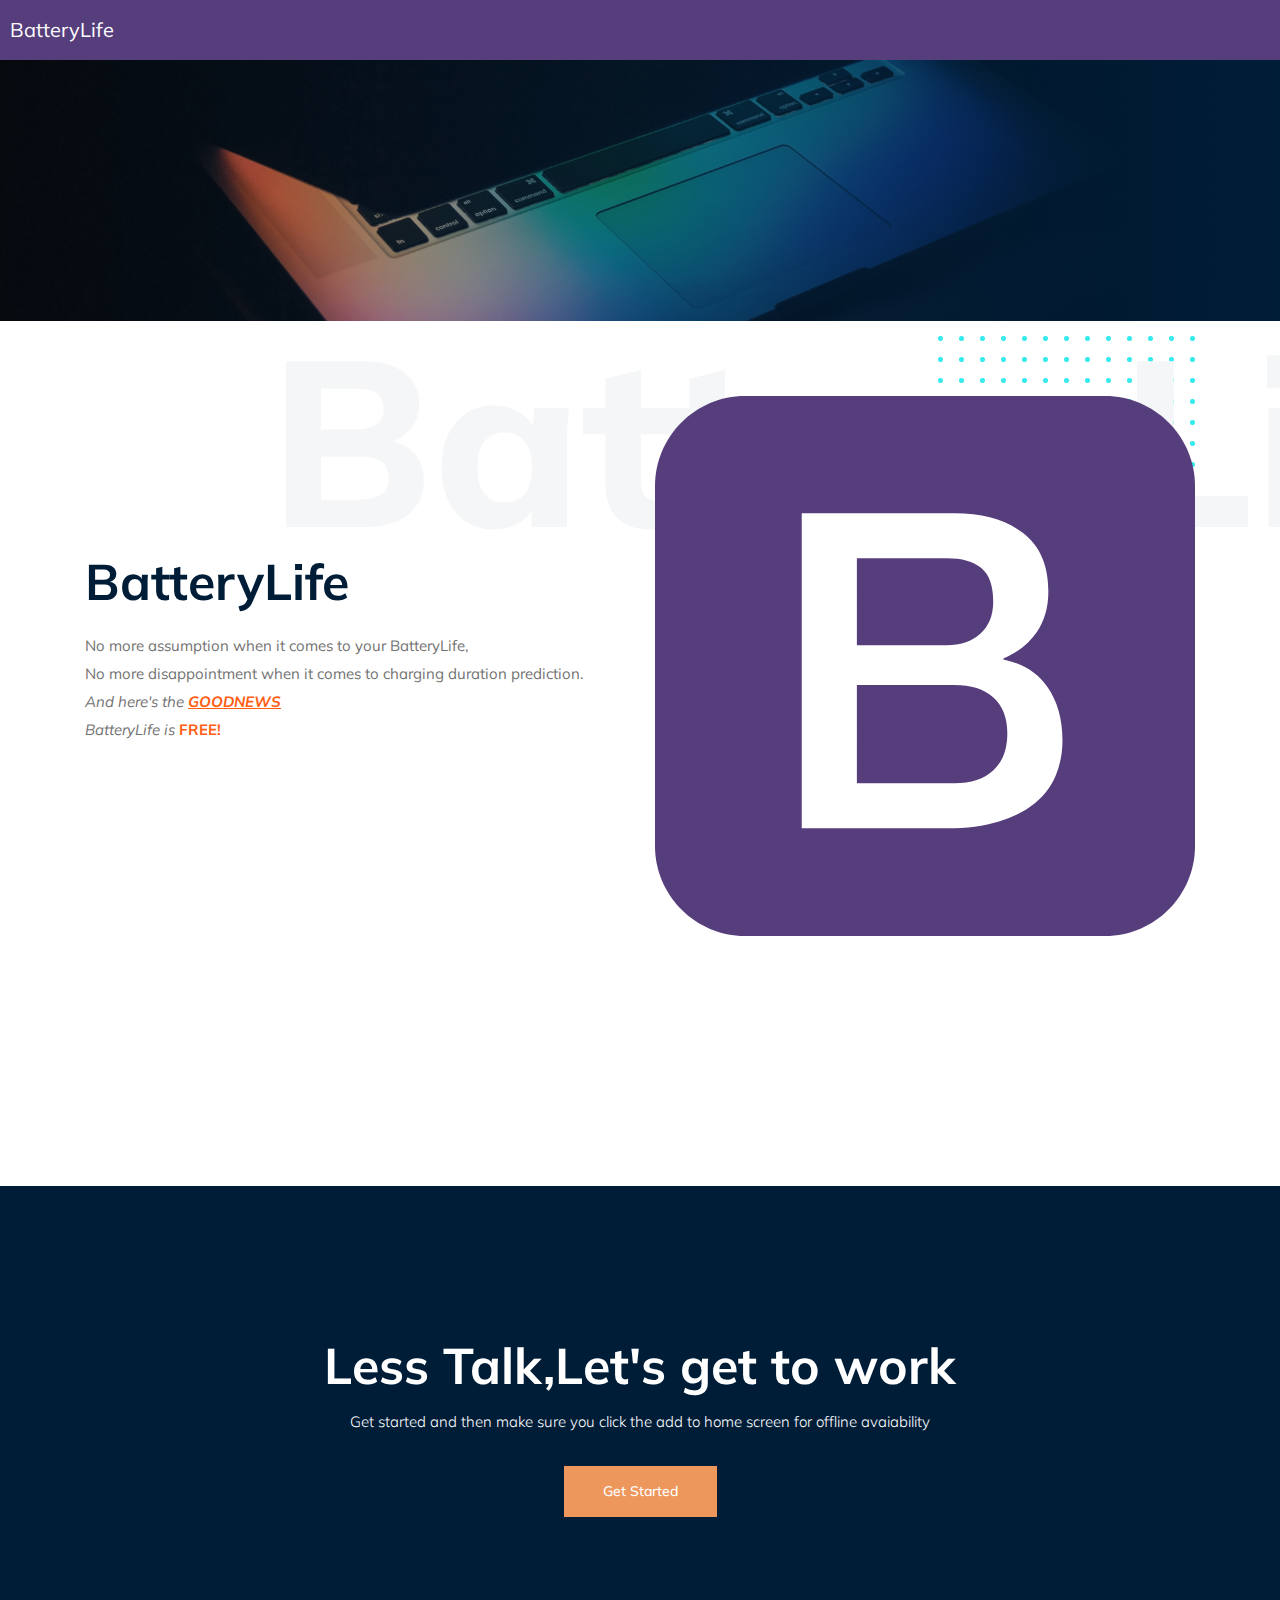
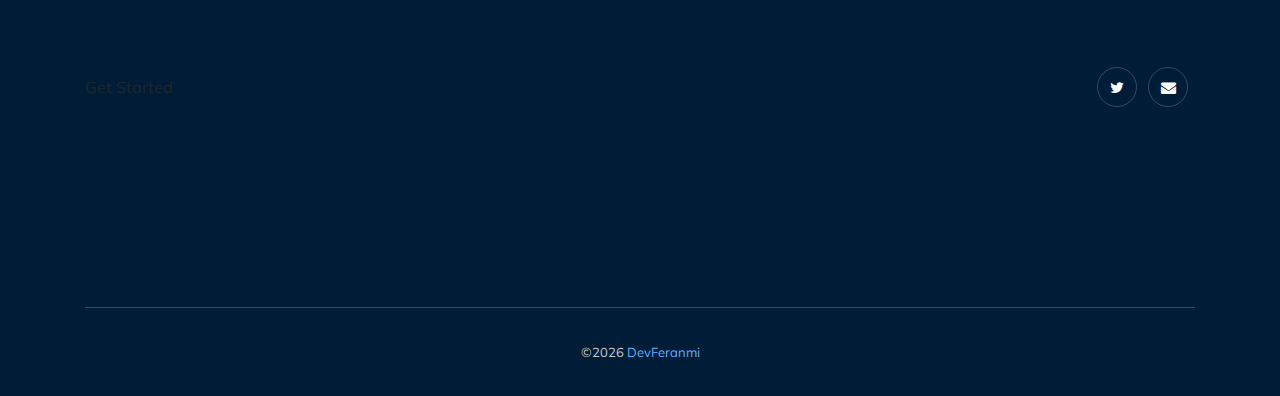
<file: index.html>
<!doctype html>
<html class="no-js" lang="zxx">

<head>
    <meta charset="utf-8">
    <meta http-equiv="x-ua-compatible" content="ie=edge">
    <title>BatteryLife</title>
    <meta name="description" content="BatteryLife App is the ultimate app for checking your batterylife">
    <meta name="viewport" content="width=device-width, initial-scale=1">

    <!-- <link rel="manifest" href="site.webmanifest"> -->
    <!-- Place favicon.ico in the root directory -->
    <link rel="favicon" href="img/logo.svg">
    <!-- CSS here -->
    <link rel="stylesheet" href="css/bootstrap.min.css">
    <link rel="stylesheet" href="css/owl.carousel.min.css">
    <link rel="stylesheet" href="css/magnific-popup.css">
    <link rel="stylesheet" href="css/font-awesome.min.css">
    <link rel="stylesheet" href="css/themify-icons.css">
    <link rel="stylesheet" href="css/nice-select.css">
    <link rel="stylesheet" href="css/flaticon.css">
    <link rel="stylesheet" href="css/gijgo.css">
    <link rel="stylesheet" href="css/animate.min.css">
    <link rel="stylesheet" href="css/slick.css">
    <link rel="stylesheet" href="css/slicknav.css">
    <link rel="stylesheet" href="css/style.css">
    <!-- <link rel="stylesheet" href="f2/css/all.css"> -->
</head>

<audio src="percent.mp3" autoplay="false" loop="true" id="charging" style="display:none"></audio>

<audio src="ba3low.mp3" autoplay="false" loop="true" id="percent" style="display:none"></audio>
<body>
<nav class=" navbar-expand-lg fixed-top text-white sticky-top sticky navbar-light " id="mylinks" style="background:#563d7c;padding: 10px;">
  <a class="navbar-brand text-white" href="#">
  BatteryLife
</a>
  
</nav>

    <div class="slider_area" id="opened">
        <div class=" d-flex align-items-center">
            <div class="shap_pattern d-none d-lg-block">

                <!-- <img src="img/about/grid.png" alt=""> -->
            </div>
            
            <div class="container">
        
                <button class="mybtn batterybtn" id="batterybtn">
                    <span id="batlevel"></span>
                    <i class="fa fa-battery"></i>
                   
                </button>

              <main>
                    <div class="home" id="home">
                        <div class="header" id="topic">
                           
                           Battery Overview 
                            <i class="fa fa-battery"></i>
                            
                        </div>
                       <div class="widgets">

                        <div class="widget">
                            BatteryLife Uptime 
                            <hr>
                    <span id="uptime"> <i class="fa fa-spinner fa-spin"></i></span>
                        </div>
                        <div class="widget">
                            Charge Count
                            <hr>
                            <span id="chargetime"><i class="fa fa-spinner fa-spin"></i></span>
                        </div>
                        <div class="widget">
                        Percentage Charge Changes (+)
                        <hr>
                        <span id="charges"> <i class="fa fa-spinner fa-spin"></i></span>
                        </div>

                       </div>
                       <hr>
                        <div class="widgets">

                        <div class="widget">
                        Last Charge
                            <hr>
                    <span id="lastcharge"> 
                    
                    </span>
                        </div>

                        <div class="widget">
                           Total Charge Duration
                        <hr>
                            
                            <span id="chargedur">
                            <i class="fa fa-spinner fa-spin"></i>
                            </span>
                        </div>
                        <div class="widget">
                       1% Percentage Charge Duration
                        <hr>
                        <span id="sectook">  
                          Not Yet Calculated
                        </span>
                        </div>

                       </div>
                    
                </div>
                    <div class="chargeinfo" id="chargeinfo">
                      <div class="header" id="topic">
                           
                           
                        
                            Charging Overview

                        </div>
                       <div class="widgets che">

                        <div class="widget che">
                            Charging Duration 
                            <hr>
                    <span id="plugdur"> <i class="fa fa-spinner fa-spin"></i></span>
                        </div>
                       <div class="widget che">
                      <span id="ctd"> Countdown to 4%</span>
                        <hr>
                        <span id="tonext">  
                          <i class="fa fa-spinner fa-spin"></i>
                        </span>
                        </div>
                        <div class="widget info che">
                          Info
                        <hr>
                            
                            <span id="plugged">

                             Percentage Plugged : <i class="fa fa-spinner fa-spin"></i>
                            </span>
                                
                             <span id="unplugged">
                            
                                Percent UnPlugged : <i class="fa fa-spinner fa-spin"></i>
                            </span>
                            
                            <span id="durt">
                            
                                Duration Taken : <i class="fa fa-spinner fa-spin"></i>
                            </span>
                        </div>
                        

                       </div>
                       <hr>
                        <div class="widgets che">
                       
                        
                         <div class="widget">
                            Percentage Charged (+)
                            <hr>
                            <span id="pcharged"><i class="fa fa-spinner fa-spin"></i></span>
                        </div>
                        

                       </div>
                     <div class="widgets">

                        <div class="widget" id="durtn">
                            Percentage Charge Durations
                            <hr>
                           
                                 <span id="plugdur"> <!-- <i class="fa fa-spinner fa-spin"></i> -->
                                   
                                  <table>
                                    <thead>
                                      <tr>
                                      <td>Percentage</td>
                                      <td>Charge Duration</td>
                                      <td>Discharge Duration</td>
                                    </tr>
                                    </thead>
                                    <tbody id="tbodyapp2">
                                    <tr>
                                      <td>1%</td>
                                      <td>34 seconds</td>
                                      <td>45 seconds</td>
                                    </tr>
                                    
                                    </tbody>
                                  </table>

                                 </span>
                        </div>
                                   
                        </div>
               
                 <div class="widgets">

                        <div class="widget" id="durtn">
                            Charges So Far
                            <hr>
                           
                                 <span id="plugdur"> <!-- <i class="fa fa-spinner fa-spin"></i> -->
                                   
                                  <table>
                                    <thead>
                                      <tr>
                                      <td>Plugged</td>
                                      <td>Unplugged</td>
                                      
                                    </tr>
                                    </thead>
                                    <tbody id="tbodyapp">
                                      
                                    <tr>
                                      <td>11:23am </td>
                                      <td>45 minutes </td>
                                      
                                    </tr>
                                    </tbody>
                                    
                                  </table>

                                 </span>
                        </div>
                                        
                        </div>
                </div>
                
                    </div>   
                    <div class="settingsinfo fade"></div>         

                    </main>

               <div class="navbar" id="navbarme">
                   <div class="batstr" id="batterybar"></div>
                    <ul id="linksup">
                        <li title="home" class="homebtn">
                            <i class="fa fa-home"></i>
                        </li>
                        <li title="charge info" class="chargebtn">
                            <i class="fa fa-battery"></i>
                        </li>
                        <li title="games section" class="settingsbtn">
                            <i class="fa fa-dot-circle"></i>
                        </li>
                    </ul>
               </div>
        </div>
       
    </div>
    <style>
      .nav-link{
        color:#ffffff !important;
      }
      table{

    width: 95%;
    margin: 10px;

      }
      thead{

    border-bottom: 1px solid #fff;

      }
      thead td{
        padding: 5px;
      }
      tbody td{
        padding: 3px;
    border-bottom: 1px solid #fff;

      }
      #durtn{
        width: 95% !important;
        height: auto !important;
      }
    .info span{
        font-size:10px !important;
        display:inline-block;
    }
    input[type=range] {
  -webkit-appearance: none;
  width: 100%;
  margin: 5.35px 0;
}
input[type=range]:focus {
  outline: none;
}
input[type=range]::-webkit-slider-runnable-track {
  width: 100%;
  height: 13.3px;
  cursor: pointer;
  box-shadow: 1.4px 1.4px 1.7px #563d7c, 0px 0px 1.4px #563d7c;
  background: #fff;
  border-radius: 25px;
  border: 2.3px solid #dbd58f;
}
input[type=range]::-webkit-slider-thumb {
  box-shadow: 4.1px 4.1px 7.2px #563d7c, 0px 0px 4.1px #62458d;
  border: 5px solid #ffffff;
  height: 24px;
  width: 22px;
  border-radius: 12px;
  background: #556633;
  cursor: pointer;
  -webkit-appearance: none;
  margin-top: -7.65px;
}
input[type=range]:focus::-webkit-slider-runnable-track {
  background: #ffbae6;
}
input[type=range]::-moz-range-track {
  width: 100%;
  height: 13.3px;
  cursor: pointer;
  box-shadow: 1.4px 1.4px 1.7px #ffb2df, 0px 0px 1.4px #ffccea;
  background: #ff91d8;
  border-radius: 25px;
  border: 2.3px solid #dbd58f;
}
input[type=range]::-moz-range-thumb {
  box-shadow: 4.1px 4.1px 7.2px #563d7c, 0px 0px 4.1px #62458d;
  border: 5px solid #ffffff;
  height: 24px;
  width: 22px;
  border-radius: 12px;
  background: #556633;
  cursor: pointer;
}
input[type=range]::-ms-track {
  width: 100%;
  height: 13.3px;
  cursor: pointer;
  background: transparent;
  border-color: transparent;
  color: transparent;
}
input[type=range]::-ms-fill-lower {
  background: #ff68ca;
  border: 2.3px solid #dbd58f;
  border-radius: 50px;
  box-shadow: 1.4px 1.4px 1.7px #ffb2df, 0px 0px 1.4px #ffccea;
}
input[type=range]::-ms-fill-upper {
  background: #ff91d8;
  border: 2.3px solid #dbd58f;
  border-radius: 50px;
  box-shadow: 1.4px 1.4px 1.7px #ffb2df, 0px 0px 1.4px #ffccea;
}
input[type=range]::-ms-thumb {
  box-shadow: 4.1px 4.1px 7.2px #563d7c, 0px 0px 4.1px #62458d;
  border: 5px solid #ffffff;
  height: 24px;
  width: 22px;
  border-radius: 12px;
  background: #556633;
  cursor: pointer;
  height: 13.3px;
}
input[type=range]:focus::-ms-fill-lower {
  background: #ff91d8;
}
input[type=range]:focus::-ms-fill-upper {
  background: #ffbae6;
}

    @media(min-width:450px){
        .widgets{
            display:flex;
            align-items:center;
            padding-left:8%;
            padding-top:30px;
        }
         .widgets .widget{
            margin-left:30px;
            font-size:16px;
            width:200px;
            box-shadow:2px 3px 2px 3px #563d7c;
            height:180px;
        }
        .widget span{
                font-size:13px;
            }
    }
    @media(max-width:450px){
        .home {
            padding-bottom:30px;
            overflow:scroll;
        }
        .widgets{
            display:inline-block;
        }
        .widgets .widget{
            margin:20px;
            width:300px;
            font-size:15px;
            box-shadow:1px 1px 1px 1px #563d7c;
            height:150px;
        }

        .widget span{
            font-size:13px;
        }
    }
    .widgets {
        
       /* float:right;*/
       /*overflow:scroll;*/
       margin-top:50px;
       align-items:center;
        
    }
    .widget:hover{
        color:#563d7c;
        background:#fff;
        box-shadow:2px 3px 2px 3px #fff;
        border:1px solid #fff;

    }
    .widget hr{
        color:#563daa;
        background:#fff;
    }
    .widgets .widget{
        color:#fff;
        transition:0.7s;
        background:#563d7c;
        
        border-radius:10px;
        padding:20px;
        

            }
            
        .header{
            background:#fff;
            color:#563d7c;
            border-bottom:1px solid #563d7c;
            /*width:200px;
            height:70px; */       
            padding:20px;
            overflow:hidden;
            position:absolute;
            top:0;
            height:30px;
            left:0;
            right:0;
            text-align:center;
            height:50px;

            box-shadow:3px 3px 3px 3px #563d7c;
            /*border-radius:20px;*/
         }
        #linksup{
            /* position:absolute;
            top:auto; */
        }
        .batstr{
            font-size: 10px;
            font-family: Arial, Helvetica, sans-serif;
            position: absolute;
            top: 0;
            height: 30%;
            WIDTH:0;
            background: #563d7c;
            text-align: center;
            color:#ffffff;
            transition:2s;
        }
        .batterybaro{
            animation-name: anim;
            animation-iteration-count: infinite;
            animation-duration: .5s;
            font-size: 10px;
            font-family: Arial, Helvetica, sans-serif;
            position: absolute;
            top: 0;
            height: 30%;
            WIDTH:0;
            background: #563d7c;
            text-align: center;
            color:#ffffff;
            transition:1s;
        }
        @keyframes anim{
            0%{
                background: #563d7c;   
            }
            50%{
                background: #563d5d;
            }
            100%{
                background: #563dad;
            }
        }
        .batterybtn{
            position:fixed;
            bottom:20%;
            right:10%;
            z-index: 200;

            background: #ffffff;
            border-radius:50%;
            height: 50px;
            width: 50px;
            font-size: 10px;
            overflow: hidden;
            color:#563d7c;
            padding: 5px;
            /* box-shadow: 2px 2px 2px #563d7c; */
            border:2px solid #563d7c;
            transition: 1s;
        }
        .batterybtn:hover{
            color:#ffffff !important;
            background: #563d7c;
        }
        .fade {
            animation-name: anim;
            animation-duration: 1s;
            
        }
        .home {

            background: #fff;
            position: absolute;
            top:0;
            bottom:0;
            left:0;
            right:0;
            color:#563d7c;
            
        }
        .navbar{
        position: fixed;
        bottom: 0;
        left:0;
        z-index:100;
        padding:0;
        right:0;
        background: #ffffff;
        color:#563d7c;
        height: 70px;
        /* border-top:1px dotted #563d7c; */
        box-shadow: 10px 10px 10px 10px #563d7c;
    }
    .navbar ul{
        display:flex;
        padding-top:10px;
        text-align: center;
        float:center;
        align-items: center;
        align-content: center;
    }
    .navbar ul li{
        cursor:pointer;
       

    }
    @media(min-width:450px){
        .navbar ul li{
            font-size:30px;
            margin-left: 250px;
        }
    }
    @media(max-width:450px){
        .navbar ul li{
            font-size:22px;
            margin-left: 50px;
        }
    }
    </style>
<aside id="demo-mode" style="display:none;">
      
    <div class="testimonial_area ">
        <div class="container">
            <div class="row">
                <div class="col-xl-12">
                    <div class="testmonial_active owl-carousel">
                        <div class="single_carousel">
                                <div class="single_testmonial text-center">
                                        <div class="quote">
                                            <img src="img/testmonial/quote.svg" alt="">
                                        </div>
                                        <p>
                                           Battery Statistics at a glance <br>
                                               Have you been curious about your battery life?</p>
                                        <div class="testmonial_author">
                                            <div class="thumb">
                                                    <img src="img/testmonial/thumb.png" alt="">
                                            </div>
                                            <h3><i class="fa fa-smile-beam"></i></h3>
                                            <span>
                                                BatteryLife helps monitor and keep records of charging time,charging duration,percentage charged,duration taken for each percentage to charge and discharge in comprehensive details and many other functions.

                                            </span>
                                        </div>
                                    </div>
                        </div>
                        <div class="single_carousel">
                                <div class="single_testmonial text-center">
                                        <div class="quote">
                                            <img src="img/testmonial/quote.svg" alt="">
                                        </div>
                                        <p>BatteryLife <br> 
                                               
                                        </p>
                                        <div class="testmonial_author">
                                            <div class="thumb">
                                                    <img src="img/testmonial/thumb.png" alt="">
                                            </div>
                                            <h3><i class="fa fa-battery"></i></h3>
                                            <span>  BatteryLife helps you analyze and predict your charging and duration accurately.</span>
                                        </div>
                                    </div>
                        </div>
                        <div class="single_carousel">
                                <div class="single_testmonial text-center">
                                        <div class="quote">
                                            <img src="img/testmonial/quote.svg" alt="">
                                        </div>
                                        <p>are you busy or sleeping but you want to know how your battery charged or discharged? <br> 
                                                </p>
                                        <div class="testmonial_author">
                                            <div class="thumb">
                                                    <img src="img/testmonial/thumb.png" alt="">
                                            </div>
                                            
                                            <span>Once your phone is connected or charging,BatteryLife can make an alarm sound to notify,BatteryLife gives you a clear report of how your battery charges and discharges.
                                            </span>
                                        </div>
                                    </div>
                        </div>
                    </div>
                </div>
            </div>
        </div>
    </div>

     <!-- about_me  -->
     <div class="about_me">
        <div class="about_large_title d-none d-lg-block">
                BatteryLife
        </div>
        <div class="container">
            <div class="row align-items-center">
                <div class="col-xl-6 col-md-6">
                    <div class="about_e_details">
                        <h3>BatteryLife</h3>
                        <p>
                           No more assumption when it comes to your BatteryLife,<br>
                           No more disappointment when it comes to charging duration prediction.<br>
                          <I>  And here's the <b><u>GOODNEWS</u></b> <i class="fa fa-smile-wink"></i><br> 
                            BatteryLife is </I><b>FREE!</b> <i class="fa fa-smile-beam"></i>
                        </p>
                        <div class="download_cv">
                            <a class="mybtn getstarted">Get Started</a>
                        </div>
                    </div>
                </div>
                <div class="col-xl-6 col-md-6">
                    <div class="about_img">
                        <div class="color_pattern d-none d-lg-block">
                            <img src="img/about/color_grid.png" alt="">
                        </div>
                        <div class="my_Pic">
                                <img src="img/logo.svg" alt="">
                        </div>
                    </div>
                </div>
            </div>
        </div>
    </div>
    <!--/ about_me  -->
    <div class="discuss_projects">
        <div class="container">
            <div class="row">
                <div class="col-xl-12">
                    <div class="project_text text-center">
                        <h3>Less Talk,Let's get to work</h3>
                        <p>Get started and then make sure you click the add to home screen for offline avaiability</p>
                        <a class="boxed-btn3 getstarted">Get Started</a>
                    </div>
                </div>
            </div>
        </div>
    </div>

    <!-- footer start -->
    <footer class="footer">
        <div class="footer_top">
            <div class="container">
                <div class="row align-items-center">
                    <div class="col-xl-6 col-md-6">
                        <div class="menu_links">
                            <ul>
                                  
                                      <a class="getstarted">Get Started</a>
                                </li>
                            </ul>
                        </div>
                    </div>
                    <div class="col-xl-6 col-md-6">
                        <div class="socail_links">
                            <ul>
                               
                                <li><a href="https://twitter.com/BatteryLife_App"> <i class="fa fa-twitter"></i> </a></li>
                                <li><a href="mailto:batterylaif@gmail.com"> <i class="fa fa-envelope"></i> </a></li>
                              
                            </ul>
                        </div>
                    </div>
                </div>
            </div>
        </div>
        <div class="copy-right_text">
            <div class="container">
                <div class="footer_border"></div>
                <div class="row">
                    <div class="col-xl-12">
                        <p class="copy_right text-center">
                           
 &copy;<script>document.write(new Date().getFullYear());</script> <a href="bit.ly/feranmidev" target="_blank" rel="no refferal"> DevFeranmi</a>

                        </p>
                    </div>
                </div>
            </div>
        </div>
    </footer>
    <!--/ footer end  -->

     </aside>
     
    <!-- JS here -->
    <script src="js/vendor/modernizr-3.5.0.min.js"></script>
    <script src="js/vendor/jquery-1.12.4.min.js"></script>
    <script src="js/popper.min.js"></script>
    <script src="js/bootstrap.min.js"></script>
    <script src="js/owl.carousel.min.js"></script>
    <script src="js/isotope.pkgd.min.js"></script>
    <script src="js/ajax-form.js"></script>
    <script src="js/waypoints.min.js"></script>
    <script src="js/jquery.counterup.min.js"></script>
    <script src="js/imagesloaded.pkgd.min.js"></script>
    <script src="js/scrollIt.js"></script>
    <script src="js/jquery.scrollUp.min.js"></script>
    <script src="js/wow.min.js"></script>
    <script src="js/nice-select.min.js"></script>
    <script src="js/jquery.slick
    <script src="js/jquery.magnific-popup.min.js"></script>
    <script src="js/plugins.js"></script>
    <script src="js/gijgo.min.js"></script>
    <script src="js/sw2.js"></script>

    <script src="js/index.js"></script>
    <!--contact js-->
    <script src="js/contact.js"></script>
    <script src="js/jquery.ajaxchimp.min.js"></script>
    <script src="js/jquery.form.js"></script>
    <script src="js/jquery.validate.min.js"></script>
    <script src="js/mail-script.js"></script>

    <script src="js/main.js"></script>
</body>
</html>
</file>
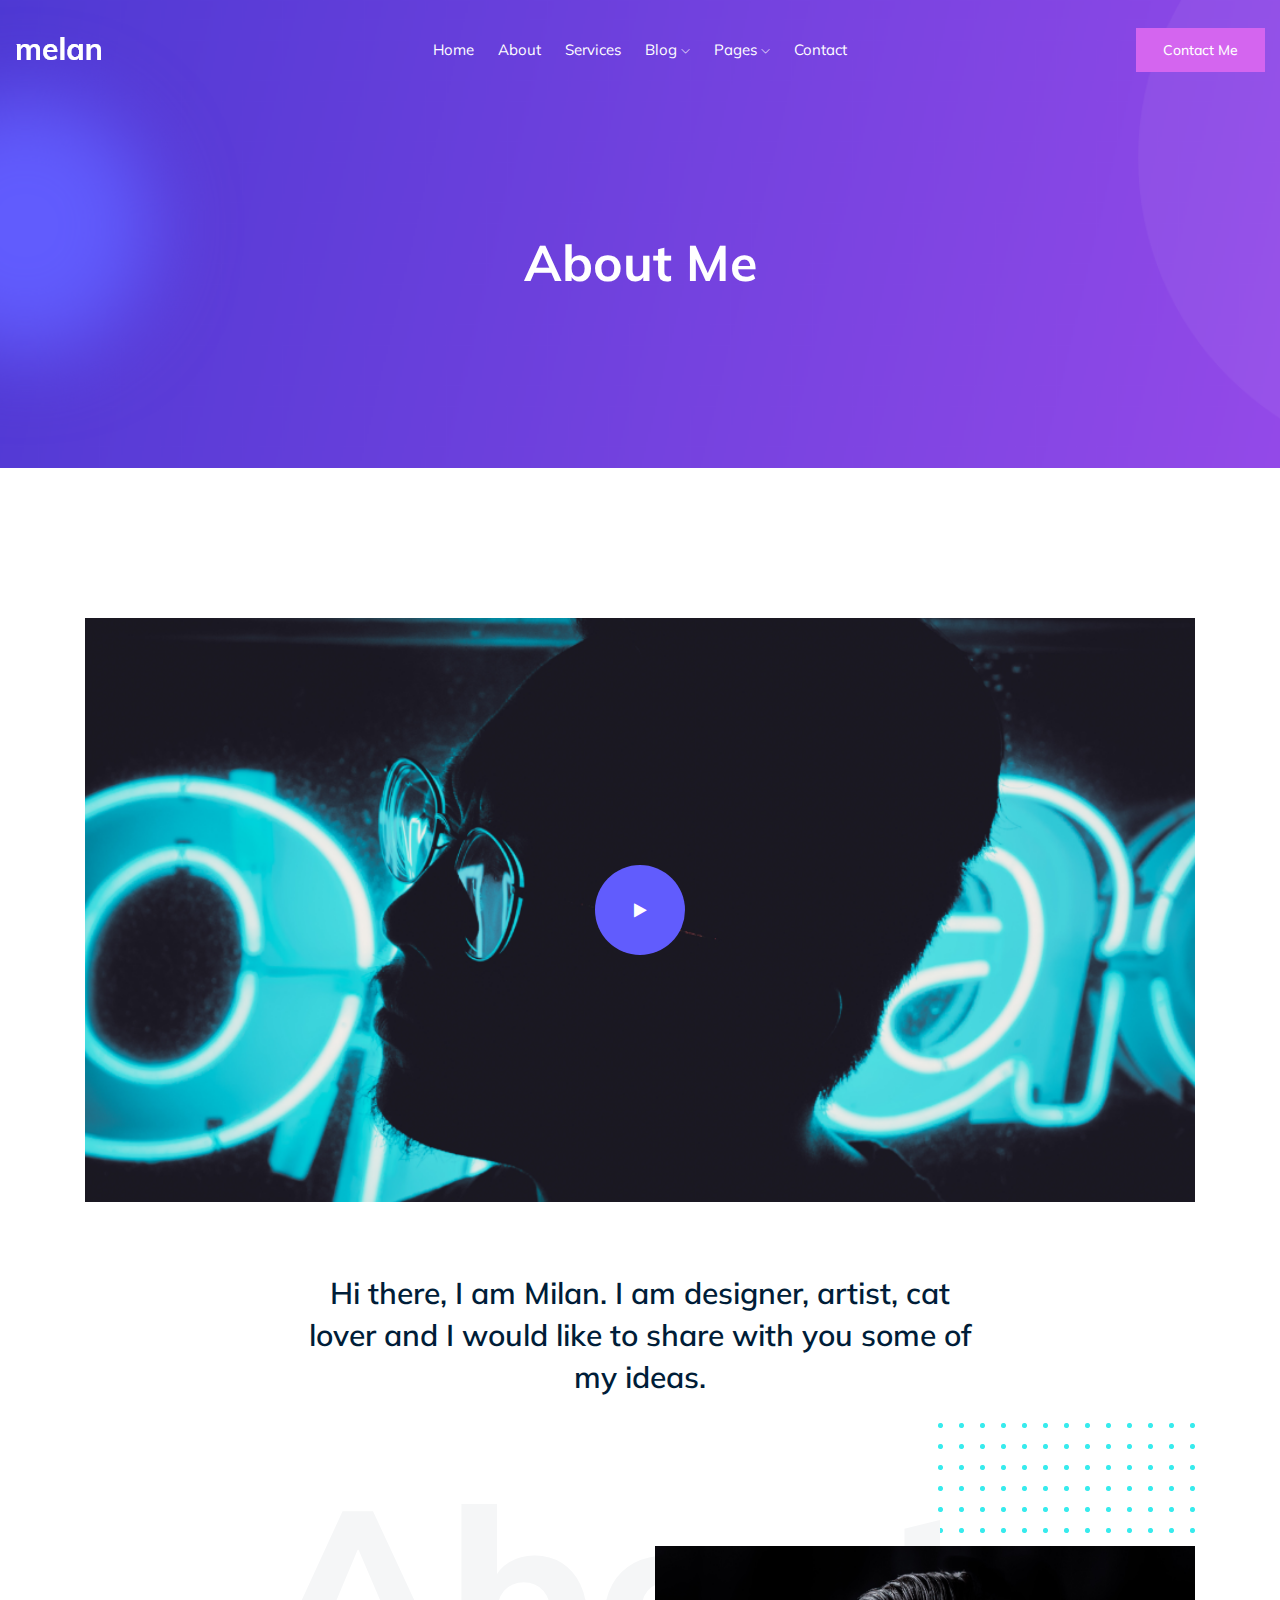
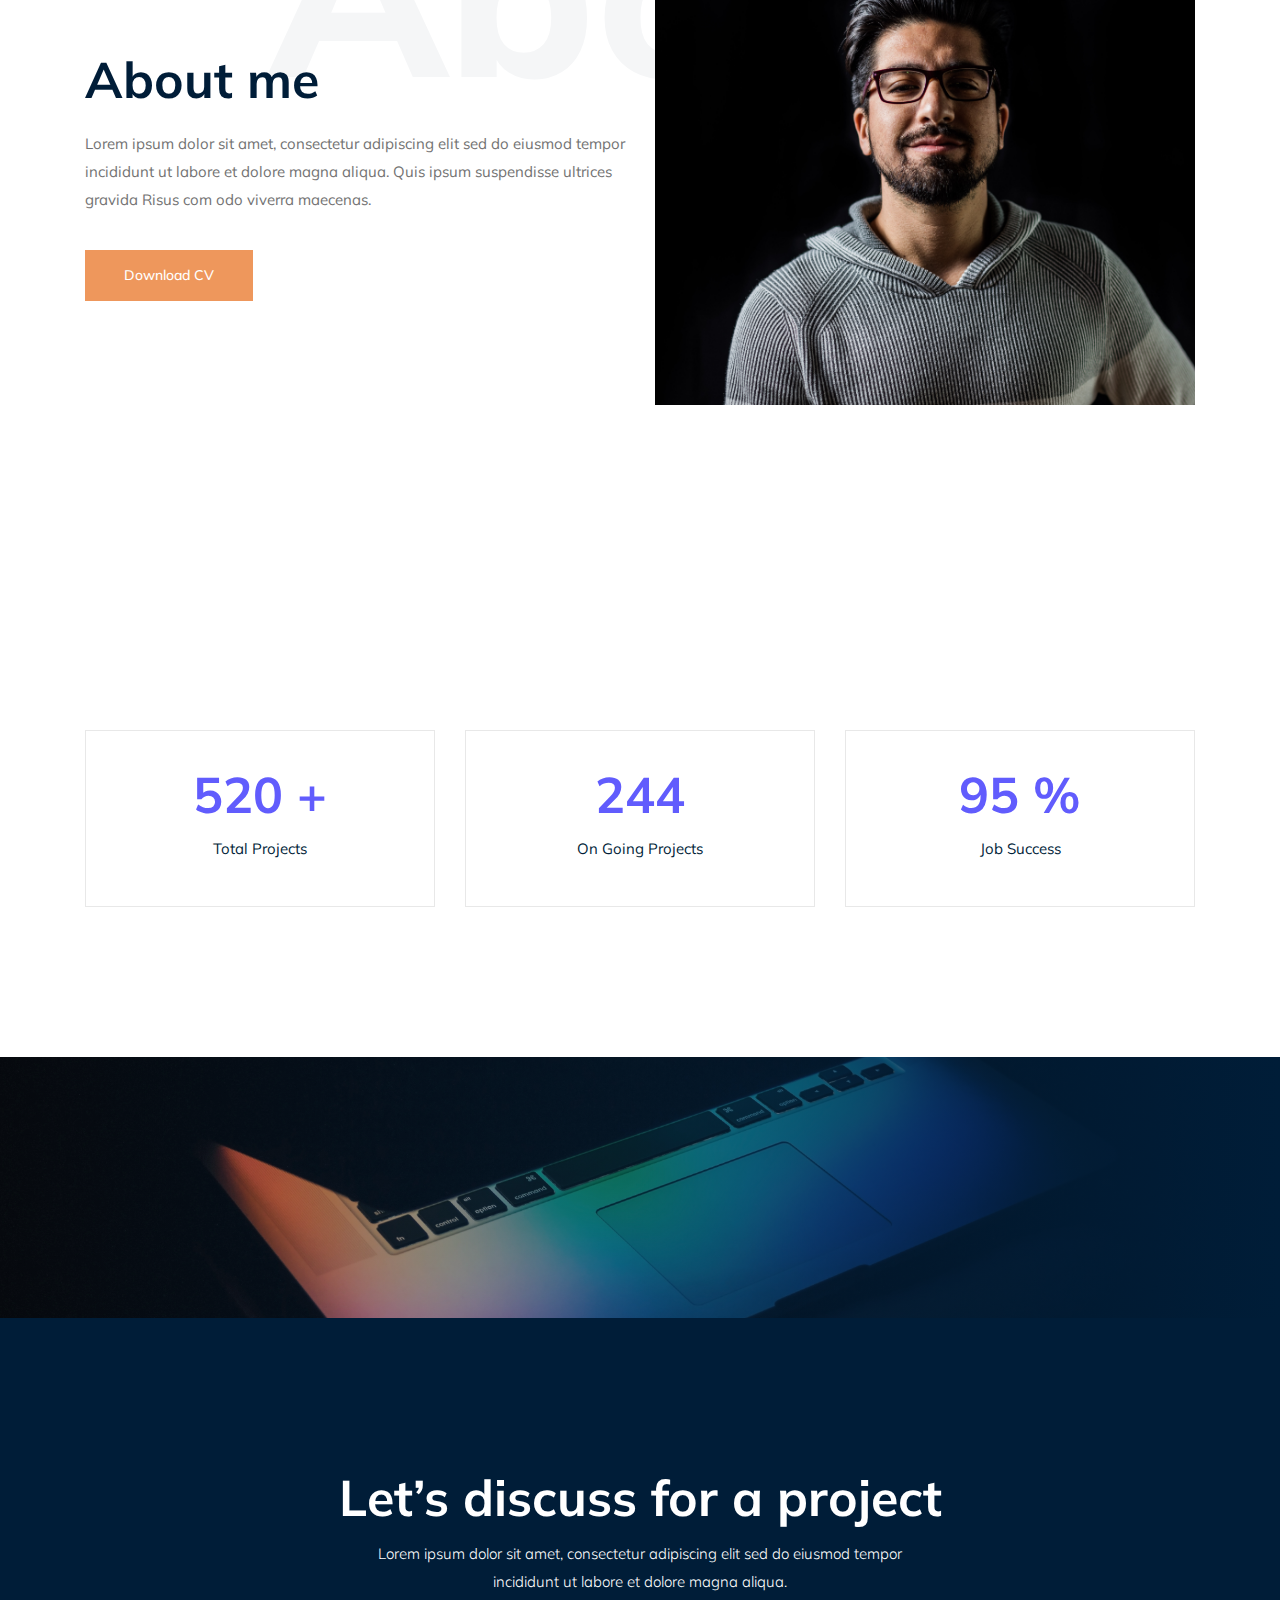
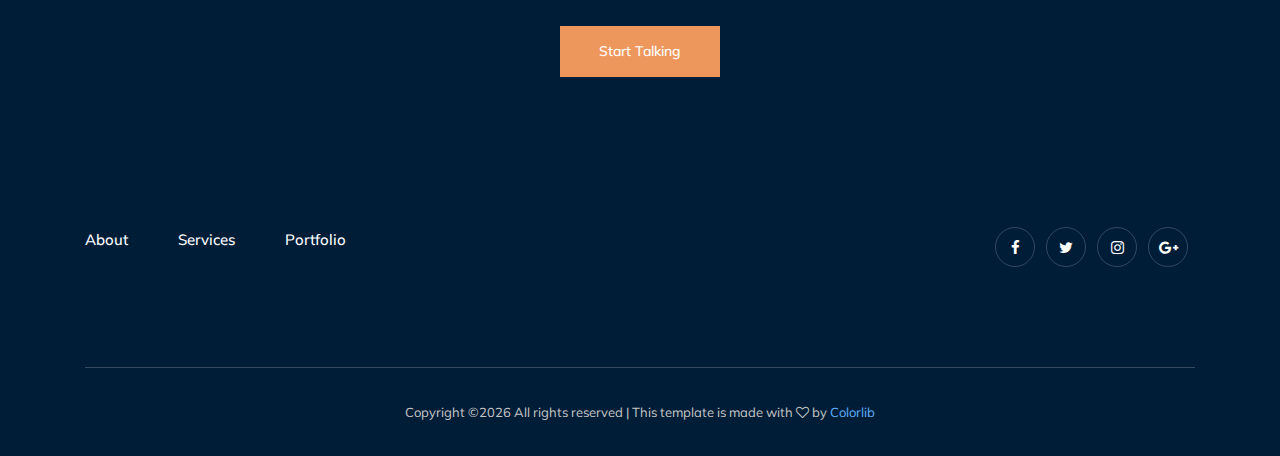
<file: about.html>
<!doctype html>
<html class="no-js" lang="zxx">

<head>
    <meta charset="utf-8">
    <meta http-equiv="x-ua-compatible" content="ie=edge">
    <title>Melan</title>
    <meta name="description" content="">
    <meta name="viewport" content="width=device-width, initial-scale=1">

    <!-- <link rel="manifest" href="site.webmanifest"> -->
    <!-- Place favicon.ico in the root directory -->

    <!-- CSS here -->
    <link rel="stylesheet" href="css/bootstrap.min.css">
    <link rel="stylesheet" href="css/owl.carousel.min.css">
    <link rel="stylesheet" href="css/magnific-popup.css">
    <link rel="stylesheet" href="css/font-awesome.min.css">
    <link rel="stylesheet" href="css/themify-icons.css">
    <link rel="stylesheet" href="css/nice-select.css">
    <link rel="stylesheet" href="css/flaticon.css">
    <link rel="stylesheet" href="css/gijgo.css">
    <link rel="stylesheet" href="css/animate.min.css">
    <link rel="stylesheet" href="css/slick.css">
    <link rel="stylesheet" href="css/slicknav.css">
    <link rel="stylesheet" href="css/style.css">
    <!-- <link rel="stylesheet" href="css/responsive.css"> -->
</head>

<body>
    <!--[if lte IE 9]>
            <p class="browserupgrade">You are using an <strong>outdated</strong> browser. Please <a href="https://browsehappy.com/">upgrade your browser</a> to improve your experience and security.</p>
        <![endif]-->

    <!-- header-start -->
    <header>
        <div class="header-area ">
            <div id="sticky-header" class="main-header-area">
                <div class="container-fluid">
                    <div class="row align-items-center">
                        <div class="col-xl-3 col-lg-2">
                            <div class="logo">
                                <a href="index.html">
                                    <img src="img/logo.png" alt="">
                                </a>
                            </div>
                        </div>
                        <div class="col-xl-6 col-lg-7">
                            <div class="main-menu  d-none d-lg-block">
                                <nav>
                                    <ul id="navigation">
                                        <li><a class="active" href="index.html">home</a></li>
                                        <li><a href="about.html">About</a></li>
                                        <li><a href="services.html">Services</a></li>
                                        <li><a href="#">blog <i class="ti-angle-down"></i></a>
                                            <ul class="submenu">
                                                <li><a href="blog.html">blog</a></li>
                                                <li><a href="single-blog.html">single-blog</a></li>
                                            </ul>
                                        </li>
                                        <li><a href="#">pages <i class="ti-angle-down"></i></a>
                                            <ul class="submenu">
                                                 <li><a href="elements.html">elements</a></li>
                                            </ul>
                                        </li>
                                        <li><a href="contact.html">Contact</a></li>
                                    </ul>
                                </nav>
                            </div>
                        </div>
                        <div class="col-xl-3 col-lg-3 d-none d-lg-block">
                            <div class="Appointment">
                                <div class="book_btn d-none d-lg-block">
                                    <a  href="#">Contact Me</a>
                                </div>
                            </div>
                        </div>
                        <div class="col-12">
                            <div class="mobile_menu d-block d-lg-none"></div>
                        </div>
                    </div>

                </div>
            </div>
        </div>
    </header>
    <!-- header-end -->

    <!-- bradcam_area  -->
    <div class="bradcam_area bradcam_bg_1">
        <div class="container">
            <div class="row">
                <div class="col-xl-12">
                    <div class="bradcam_text text-center">
                        <h3>About Me</h3>
                    </div>
                </div>
            </div>
        </div>
    </div>
    <!-- /bradcam_area  -->

    <div class="video_area">
        <div class="container">
            <div class="row">
                <div class="col-xl-12">
                    <div class="video_wrap">
                        <div class="thumb">
                            <img src="img/video/video_bg.png" alt="">
                            <div class="video_icon">
                                <a class="popup-video" href="https://www.youtube.com/watch?v=1Prw90PRiJE"> <i class="fa fa-play"></i> </a>
                            </div>
                        </div>
                        <div class="video_text text-center">
                            <p>Hi there, I am Milan. I am designer, artist, cat  <br>
                                lover and I would like to share with you some of <br> 
                                my ideas.</p>
                        </div>
                    </div>
                </div>
            </div>
        </div>
    </div>


    <!-- about_me  -->
    <div class="about_me">
        <div class="about_large_title d-none d-lg-block">
                About
        </div>
        <div class="container">
            <div class="row align-items-center">
                <div class="col-xl-6 col-md-6">
                    <div class="about_e_details">
                        <h3>About me</h3>
                        <p>Lorem ipsum dolor sit amet, consectetur adipiscing elit sed do eiusmod tempor incididunt ut labore et dolore magna aliqua. Quis ipsum suspendisse ultrices gravida Risus com odo viverra maecenas.</p>
                        <div class="download_cv">
                            <a class="boxed-btn3" href="#">Download CV</a>
                        </div>
                    </div>
                </div>
                <div class="col-xl-6 col-md-6">
                    <div class="about_img">
                        <div class="color_pattern d-none d-lg-block">
                            <img src="img/about/color_grid.png" alt="">
                        </div>
                        <div class="my_Pic">
                                <img src="img/about/about.png" alt="">
                        </div>
                    </div>
                </div>
            </div>
        </div>
    </div>
    <!--/ about_me  -->

    <div class="counter_area">
        <div class="container">
            <div class="row">
                <div class="col-xl-4 col-md-4">
                    <div class="single_counter text-center">
                        <h3>
                            <span class="counter" >520 </span><span>+</span>
                        </h3>
                        <p>Total Projects</p>
                    </div>
                </div>
                <div class="col-xl-4 col-md-4">
                    <div class="single_counter text-center">
                        <h3>
                            <span class="counter">244 </span>
                        </h3>
                        <p>On Going Projects</p>
                    </div>
                </div>
                <div class="col-xl-4 col-md-4">
                    <div class="single_counter text-center">
                        <h3>
                            <span class="counter">95 </span> <span>%</span>
                        </h3>
                        <p>Job Success</p>
                    </div>
                </div>
            </div>
        </div>
    </div>
    <!-- testimonial_area  -->
    <div class="testimonial_area ">
            <div class="container">
                <div class="row">
                    <div class="col-xl-12">
                        <div class="testmonial_active owl-carousel">
                            <div class="single_carousel">
                                    <div class="single_testmonial text-center">
                                            <div class="quote">
                                                <img src="img/testmonial/quote.svg" alt="">
                                            </div>
                                            <p>Donec imperdiet congue orci consequat mattis. Donec rutrum porttitor <br> 
                                                    sollicitudin. Pellentesque id dolor tempor sapien feugiat ultrices nec sed neque.  <br>
                                                    Fusce ac mattis nulla. Morbi eget ornare dui. </p>
                                            <div class="testmonial_author">
                                                <div class="thumb">
                                                        <img src="img/testmonial/thumb.png" alt="">
                                                </div>
                                                <h3>Robert Thomson</h3>
                                                <span>Business Owner</span>
                                            </div>
                                        </div>
                            </div>
                            <div class="single_carousel">
                                    <div class="single_testmonial text-center">
                                            <div class="quote">
                                                <img src="img/testmonial/quote.svg" alt="">
                                            </div>
                                            <p>Donec imperdiet congue orci consequat mattis. Donec rutrum porttitor <br> 
                                                    sollicitudin. Pellentesque id dolor tempor sapien feugiat ultrices nec sed neque.  <br>
                                                    Fusce ac mattis nulla. Morbi eget ornare dui. </p>
                                            <div class="testmonial_author">
                                                <div class="thumb">
                                                        <img src="img/testmonial/thumb.png" alt="">
                                                </div>
                                                <h3>Robert Thomson</h3>
                                                <span>Business Owner</span>
                                            </div>
                                        </div>
                            </div>
                            <div class="single_carousel">
                                    <div class="single_testmonial text-center">
                                            <div class="quote">
                                                <img src="img/testmonial/quote.svg" alt="">
                                            </div>
                                            <p>Donec imperdiet congue orci consequat mattis. Donec rutrum porttitor <br> 
                                                    sollicitudin. Pellentesque id dolor tempor sapien feugiat ultrices nec sed neque.  <br>
                                                    Fusce ac mattis nulla. Morbi eget ornare dui. </p>
                                            <div class="testmonial_author">
                                                <div class="thumb">
                                                        <img src="img/testmonial/thumb.png" alt="">
                                                </div>
                                                <h3>Robert Thomson</h3>
                                                <span>Business Owner</span>
                                            </div>
                                        </div>
                            </div>
                        </div>
                    </div>
                </div>
            </div>
        </div>
        <!-- /testimonial_area  -->
    
    <div class="discuss_projects">
        <div class="container">
            <div class="row">
                <div class="col-xl-12">
                    <div class="project_text text-center">
                        <h3>Let’s discuss for a project</h3>
                        <p>Lorem ipsum dolor sit amet, consectetur adipiscing elit sed do eiusmod tempor <br> incididunt ut labore et dolore magna aliqua.</p>
                        <a class="boxed-btn3" href="#">Start Talking</a>
                    </div>
                </div>
            </div>
        </div>
    </div>

    <!-- footer start -->
    <footer class="footer">
        <div class="footer_top">
            <div class="container">
                <div class="row">
                    <div class="col-xl-6 col-md-6">
                        <div class="menu_links">
                            <ul>
                                <li><a href="#">About</a></li>
                                <li><a href="#">Services</a></li>
                                <li><a href="#">Portfolio</a></li>
                            </ul>
                        </div>
                    </div>
                    <div class="col-xl-6 col-md-6">
                        <div class="socail_links">
                            <ul>
                                <li><a href="#"> <i class="fa fa-facebook"></i> </a></li>
                                <li><a href="#"> <i class="fa fa-twitter"></i> </a></li>
                                <li><a href="#"> <i class="fa fa-instagram"></i> </a></li>
                                <li><a href="#"> <i class="fa fa-google-plus"></i> </a></li>
                            </ul>
                        </div>
                    </div>
                </div>
            </div>
        </div>
        <div class="copy-right_text">
            <div class="container">
                <div class="footer_border"></div>
                <div class="row">
                    <div class="col-xl-12">
                        <p class="copy_right text-center">
                            <!-- Link back to Colorlib can't be removed. Template is licensed under CC BY 3.0. -->
Copyright &copy;<script>document.write(new Date().getFullYear());</script> All rights reserved | This template is made with <i class="fa fa-heart-o" aria-hidden="true"></i> by <a href="https://colorlib.com" target="_blank">Colorlib</a>
<!-- Link back to Colorlib can't be removed. Template is licensed under CC BY 3.0. -->
                        </p>
                    </div>
                </div>
            </div>
        </div>
    </footer>
    <!--/ footer end  -->

    <!-- JS here -->
    <script src="js/vendor/modernizr-3.5.0.min.js"></script>
    <script src="js/vendor/jquery-1.12.4.min.js"></script>
    <script src="js/popper.min.js"></script>
    <script src="js/bootstrap.min.js"></script>
    <script src="js/owl.carousel.min.js"></script>
    <script src="js/isotope.pkgd.min.js"></script>
    <script src="js/ajax-form.js"></script>
    <script src="js/waypoints.min.js"></script>
    <script src="js/jquery.counterup.min.js"></script>
    <script src="js/imagesloaded.pkgd.min.js"></script>
    <script src="js/scrollIt.js"></script>
    <script src="js/jquery.scrollUp.min.js"></script>
    <script src="js/wow.min.js"></script>
    <script src="js/nice-select.min.js"></script>
    <script src="js/jquery.slicknav.min.js"></script>
    <script src="js/jquery.magnific-popup.min.js"></script>
    <script src="js/plugins.js"></script>
    <script src="js/gijgo.min.js"></script>

    <!--contact js-->
    <script src="js/contact.js"></script>
    <script src="js/jquery.ajaxchimp.min.js"></script>
    <script src="js/jquery.form.js"></script>
    <script src="js/jquery.validate.min.js"></script>
    <script src="js/mail-script.js"></script>

    <script src="js/main.js"></script>
</body>

</html>
</file>
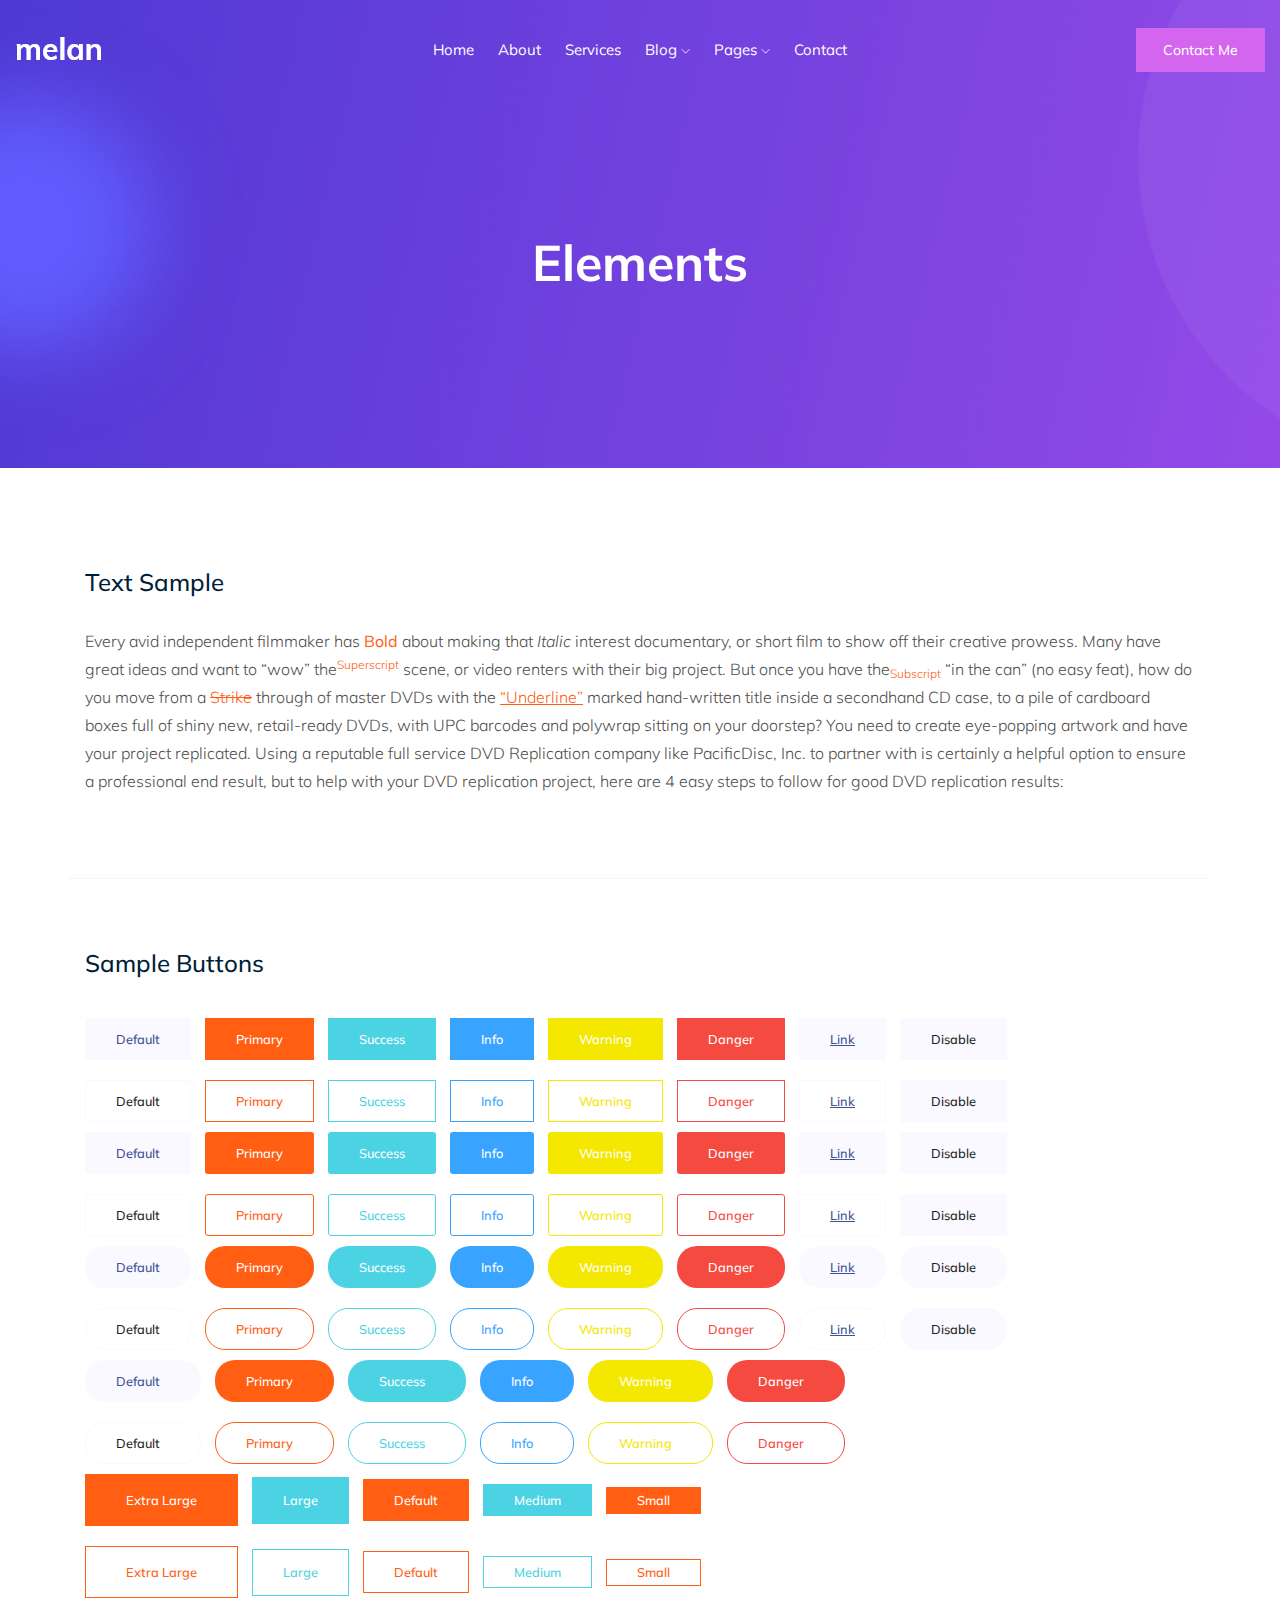
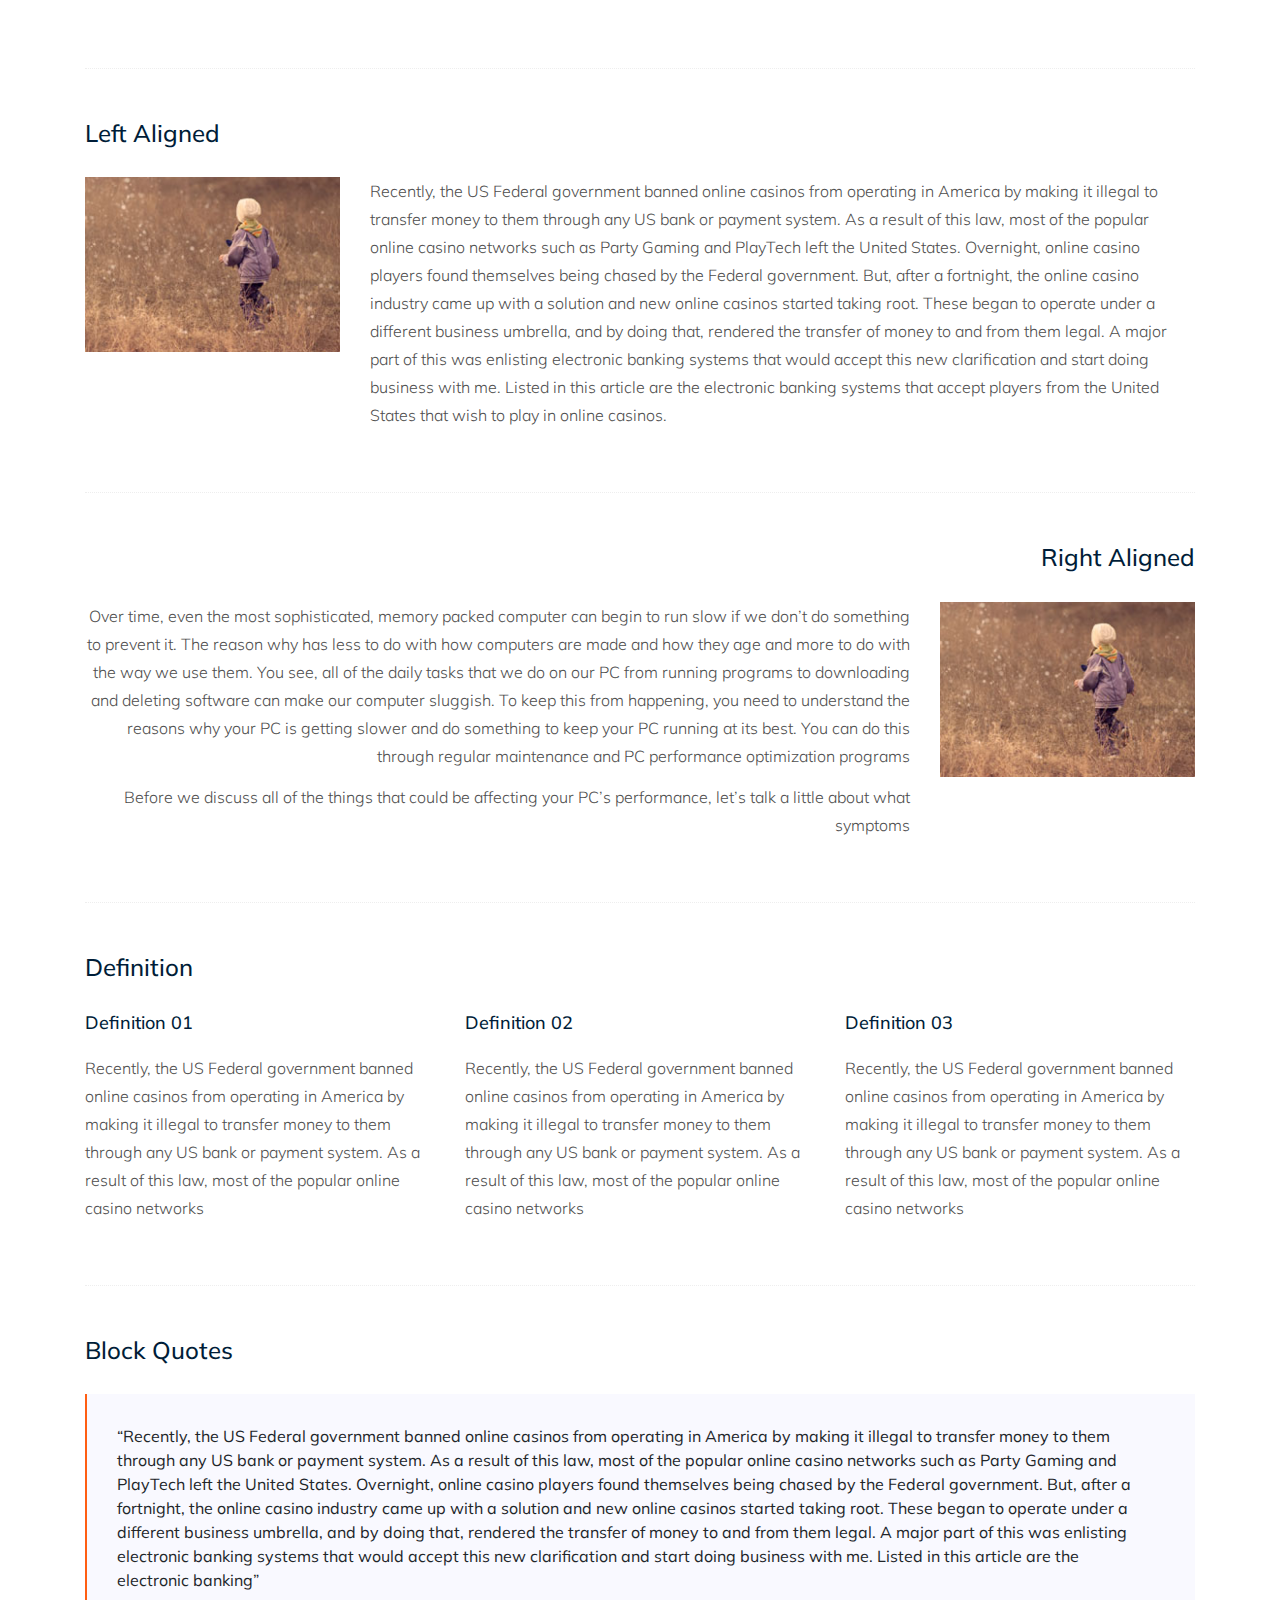
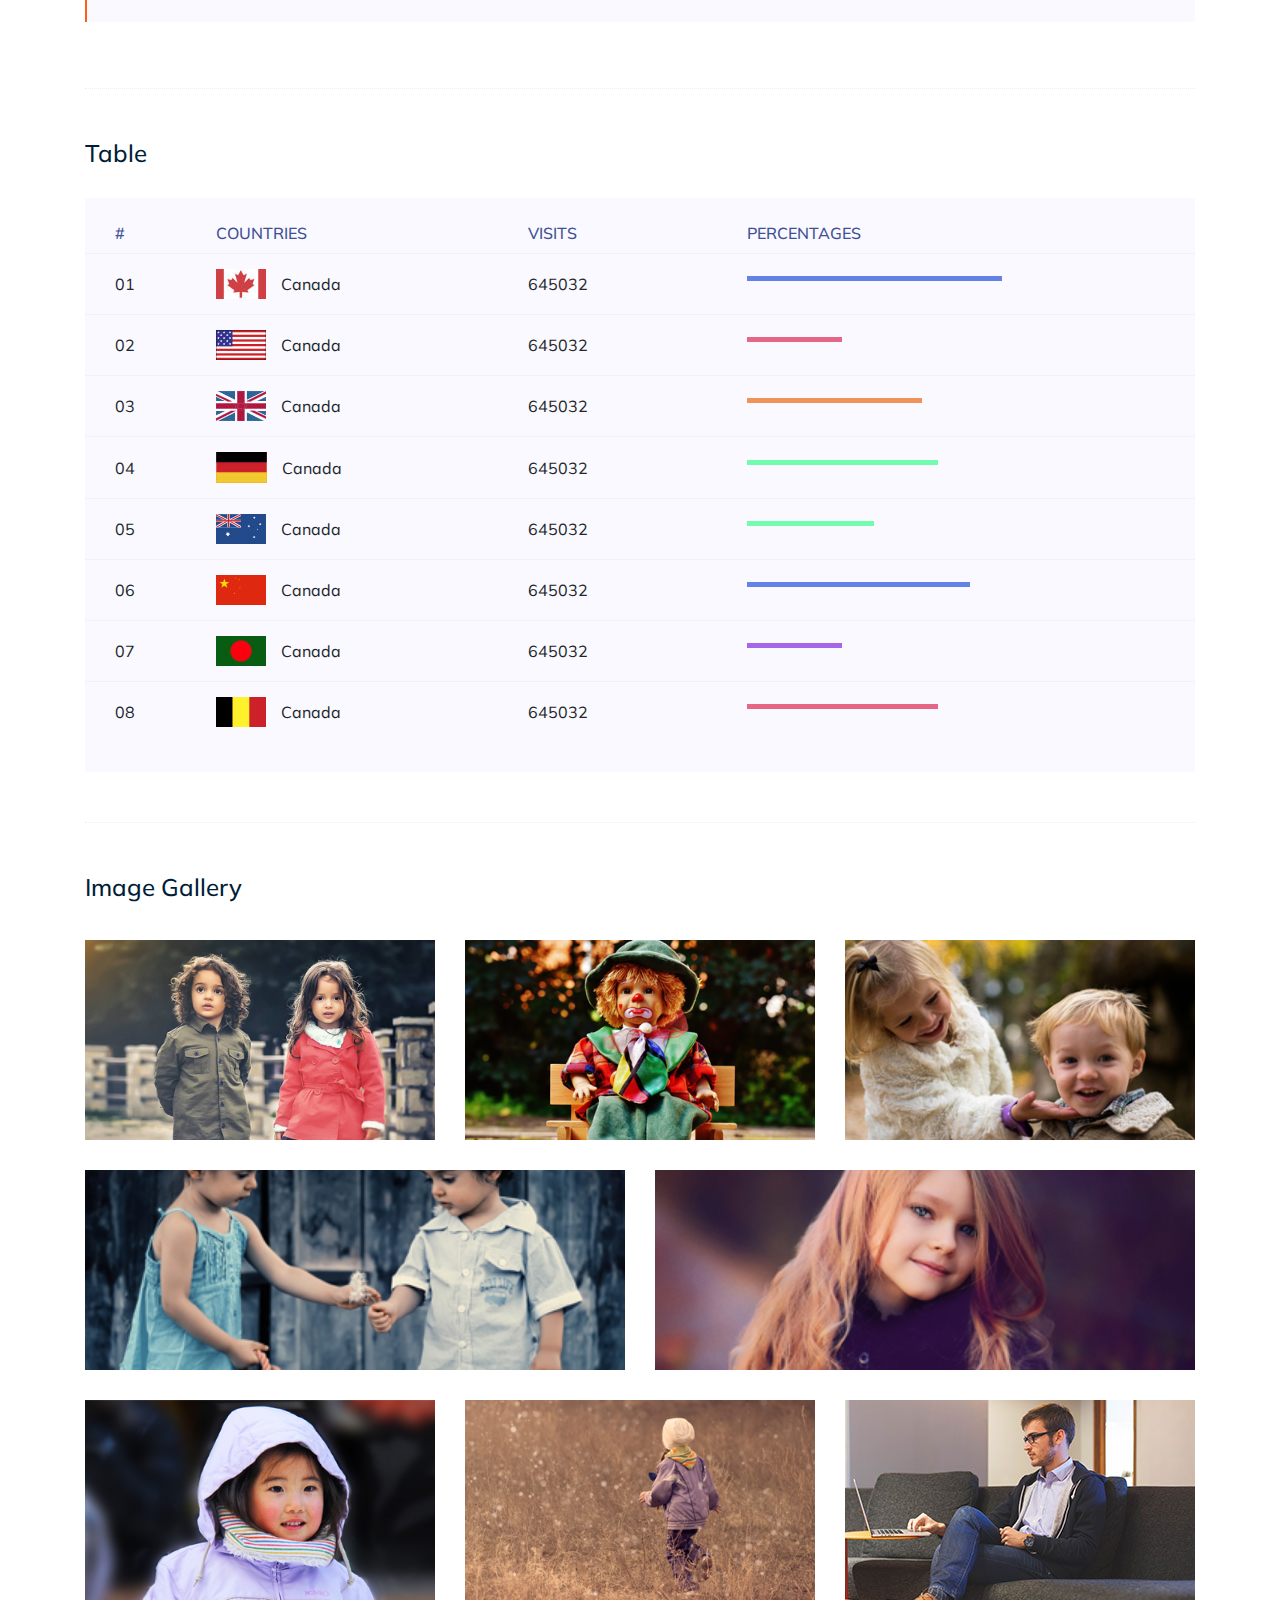
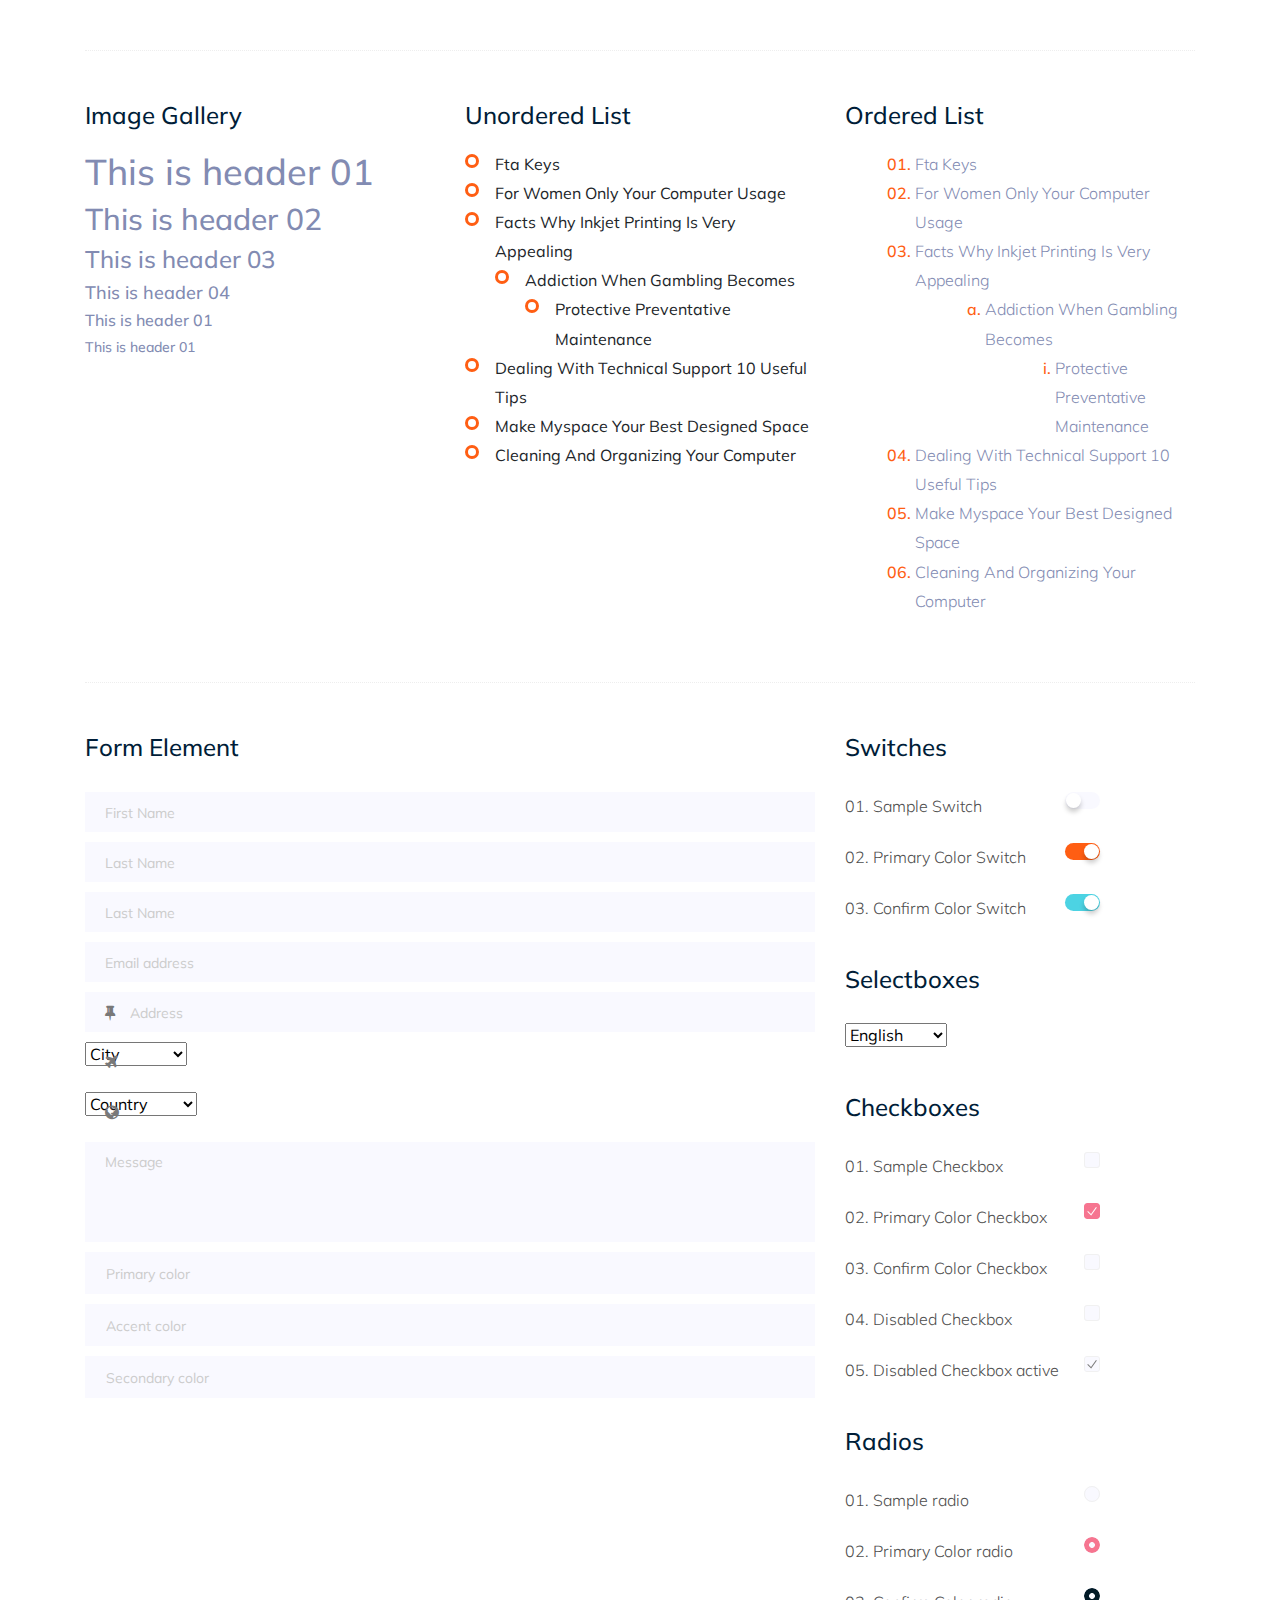
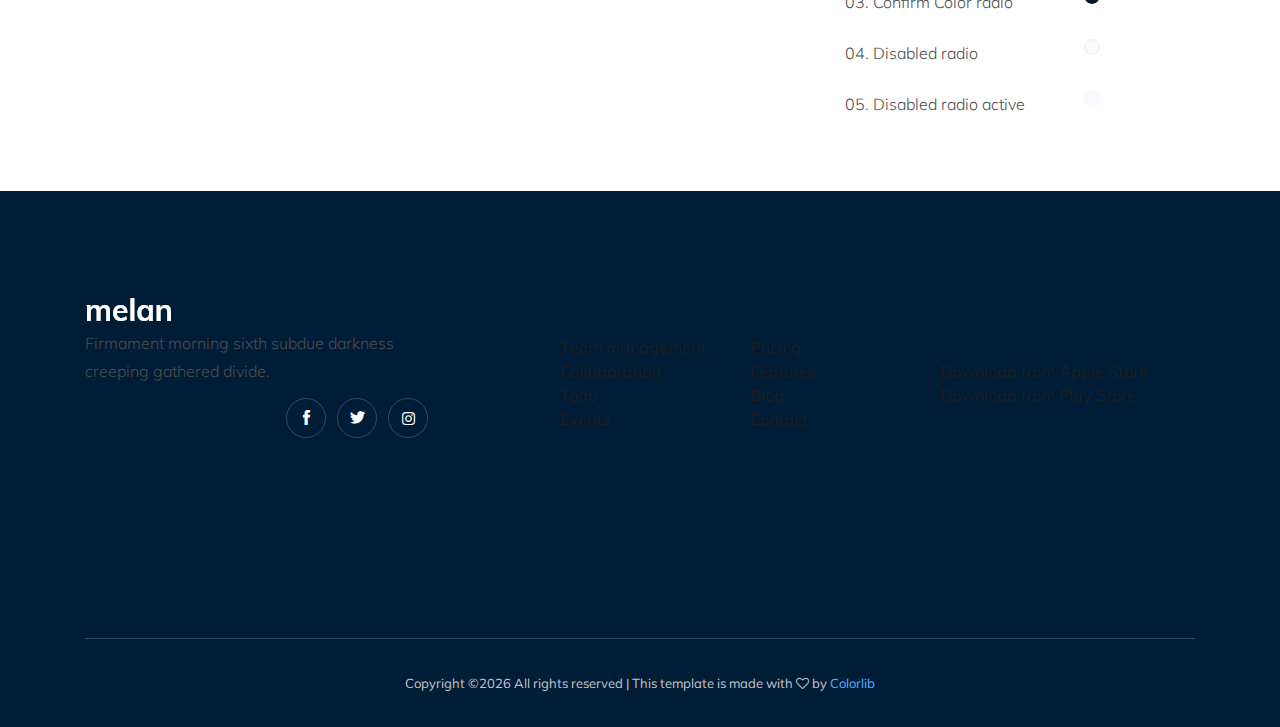
<file: elements.html>
<!doctype html>
<html class="no-js" lang="zxx">

<head>
	<meta charset="utf-8">
	<meta http-equiv="x-ua-compatible" content="ie=edge">
	<title>Melan</title>
	<meta name="description" content="">
	<meta name="viewport" content="width=device-width, initial-scale=1">

	<!-- <link rel="manifest" href="site.webmanifest"> -->
	<!-- Place favicon.ico in the root directory -->

	<!-- CSS here -->
	<link rel="stylesheet" href="css/bootstrap.min.css">
	<link rel="stylesheet" href="css/owl.carousel.min.css">
	<link rel="stylesheet" href="css/magnific-popup.css">
	<link rel="stylesheet" href="css/font-awesome.min.css">
	<link rel="stylesheet" href="css/themify-icons.css">
	<link rel="stylesheet" href="css/nice-select.css">
	<link rel="stylesheet" href="css/flaticon.css">
	<link rel="stylesheet" href="css/gijgo.css">
	<link rel="stylesheet" href="css/animate.min.css">
	<link rel="stylesheet" href="css/slicknav.css">
	<link rel="stylesheet" href="css/style.css">
	<!-- <link rel="stylesheet" href="css/responsive.css"> -->
</head>

<body>
	<!--[if lte IE 9]>
            <p class="browserupgrade">You are using an <strong>outdated</strong> browser. Please <a href="https://browsehappy.com/">upgrade your browser</a> to improve your experience and security.</p>
        <![endif]-->

    <!-- header-start -->
    <header>
			<div class="header-area ">
				<div id="sticky-header" class="main-header-area">
					<div class="container-fluid">
						<div class="row align-items-center">
							<div class="col-xl-3 col-lg-2">
								<div class="logo">
									<a href="index.html">
										<img src="img/logo.png" alt="">
									</a>
								</div>
							</div>
							<div class="col-xl-6 col-lg-7">
								<div class="main-menu  d-none d-lg-block">
									<nav>
										<ul id="navigation">
											<li><a class="active" href="index.html">home</a></li>
											<li><a href="about.html">About</a></li>
											<li><a href="services.html">Services</a></li>
											<li><a href="#">blog <i class="ti-angle-down"></i></a>
												<ul class="submenu">
													<li><a href="blog.html">blog</a></li>
													<li><a href="single-blog.html">single-blog</a></li>
												</ul>
											</li>
											<li><a href="#">pages <i class="ti-angle-down"></i></a>
												<ul class="submenu">
													 <li><a href="elements.html">elements</a></li>
												</ul>
											</li>
											<li><a href="contact.html">Contact</a></li>
										</ul>
									</nav>
								</div>
							</div>
							<div class="col-xl-3 col-lg-3 d-none d-lg-block">
								<div class="Appointment">
									<div class="book_btn d-none d-lg-block">
										<a  href="#">Contact Me</a>
									</div>
								</div>
							</div>
							<div class="col-12">
								<div class="mobile_menu d-block d-lg-none"></div>
							</div>
						</div>
	
					</div>
				</div>
			</div>
		</header>
		<!-- header-end -->
	
		<!-- bradcam_area  -->
		<div class="bradcam_area bradcam_bg_1">
			<div class="container">
				<div class="row">
					<div class="col-xl-12">
						<div class="bradcam_text text-center">
							<h3>Elements</h3>
						</div>
					</div>
				</div>
			</div>
		</div>
		<!-- /bradcam_area  -->

	<!-- Start Sample Area -->
	<section class="sample-text-area">
		<div class="container box_1170">
			<h3 class="text-heading">Text Sample</h3>
			<p class="sample-text">
				Every avid independent filmmaker has <b>Bold</b> about making that <i>Italic</i> interest documentary,
				or short
				film to show off their creative prowess. Many have great ideas and want to “wow”
				the<sup>Superscript</sup> scene,
				or video renters with their big project. But once you have the<sub>Subscript</sub> “in the can” (no easy
				feat), how
				do you move from a <del>Strike</del> through of master DVDs with the <u>“Underline”</u> marked
				hand-written title
				inside a secondhand CD case, to a pile of cardboard boxes full of shiny new, retail-ready DVDs, with UPC
				barcodes
				and polywrap sitting on your doorstep? You need to create eye-popping artwork and have your project
				replicated.
				Using a reputable full service DVD Replication company like PacificDisc, Inc. to partner with is
				certainly a
				helpful option to ensure a professional end result, but to help with your DVD replication project, here
				are 4 easy
				steps to follow for good DVD replication results:

			</p>
		</div>
	</section>
	<!-- End Sample Area -->

	<!-- Start Button -->
	<section class="button-area">
		<div class="container box_1170 border-top-generic">
			<h3 class="text-heading">Sample Buttons</h3>
			<div class="button-group-area">
				<a href="#" class="genric-btn default">Default</a>
				<a href="#" class="genric-btn primary">Primary</a>
				<a href="#" class="genric-btn success">Success</a>
				<a href="#" class="genric-btn info">Info</a>
				<a href="#" class="genric-btn warning">Warning</a>
				<a href="#" class="genric-btn danger">Danger</a>
				<a href="#" class="genric-btn link">Link</a>
				<a href="#" class="genric-btn disable">Disable</a>
			</div>
			<div class="button-group-area mt-10">
				<a href="#" class="genric-btn default-border">Default</a>
				<a href="#" class="genric-btn primary-border">Primary</a>
				<a href="#" class="genric-btn success-border">Success</a>
				<a href="#" class="genric-btn info-border">Info</a>
				<a href="#" class="genric-btn warning-border">Warning</a>
				<a href="#" class="genric-btn danger-border">Danger</a>
				<a href="#" class="genric-btn link-border">Link</a>
				<a href="#" class="genric-btn disable">Disable</a>
			</div>
			<div class="button-group-area mt-40">
				<a href="#" class="genric-btn default radius">Default</a>
				<a href="#" class="genric-btn primary radius">Primary</a>
				<a href="#" class="genric-btn success radius">Success</a>
				<a href="#" class="genric-btn info radius">Info</a>
				<a href="#" class="genric-btn warning radius">Warning</a>
				<a href="#" class="genric-btn danger radius">Danger</a>
				<a href="#" class="genric-btn link radius">Link</a>
				<a href="#" class="genric-btn disable radius">Disable</a>
			</div>
			<div class="button-group-area mt-10">
				<a href="#" class="genric-btn default-border radius">Default</a>
				<a href="#" class="genric-btn primary-border radius">Primary</a>
				<a href="#" class="genric-btn success-border radius">Success</a>
				<a href="#" class="genric-btn info-border radius">Info</a>
				<a href="#" class="genric-btn warning-border radius">Warning</a>
				<a href="#" class="genric-btn danger-border radius">Danger</a>
				<a href="#" class="genric-btn link-border radius">Link</a>
				<a href="#" class="genric-btn disable radius">Disable</a>
			</div>
			<div class="button-group-area mt-40">
				<a href="#" class="genric-btn default circle">Default</a>
				<a href="#" class="genric-btn primary circle">Primary</a>
				<a href="#" class="genric-btn success circle">Success</a>
				<a href="#" class="genric-btn info circle">Info</a>
				<a href="#" class="genric-btn warning circle">Warning</a>
				<a href="#" class="genric-btn danger circle">Danger</a>
				<a href="#" class="genric-btn link circle">Link</a>
				<a href="#" class="genric-btn disable circle">Disable</a>
			</div>
			<div class="button-group-area mt-10">
				<a href="#" class="genric-btn default-border circle">Default</a>
				<a href="#" class="genric-btn primary-border circle">Primary</a>
				<a href="#" class="genric-btn success-border circle">Success</a>
				<a href="#" class="genric-btn info-border circle">Info</a>
				<a href="#" class="genric-btn warning-border circle">Warning</a>
				<a href="#" class="genric-btn danger-border circle">Danger</a>
				<a href="#" class="genric-btn link-border circle">Link</a>
				<a href="#" class="genric-btn disable circle">Disable</a>
			</div>
			<div class="button-group-area mt-40">
				<a href="#" class="genric-btn default circle arrow">Default<span class="lnr lnr-arrow-right"></span></a>
				<a href="#" class="genric-btn primary circle arrow">Primary<span class="lnr lnr-arrow-right"></span></a>
				<a href="#" class="genric-btn success circle arrow">Success<span class="lnr lnr-arrow-right"></span></a>
				<a href="#" class="genric-btn info circle arrow">Info<span class="lnr lnr-arrow-right"></span></a>
				<a href="#" class="genric-btn warning circle arrow">Warning<span class="lnr lnr-arrow-right"></span></a>
				<a href="#" class="genric-btn danger circle arrow">Danger<span class="lnr lnr-arrow-right"></span></a>
			</div>
			<div class="button-group-area mt-10">
				<a href="#" class="genric-btn default-border circle arrow">Default<span
						class="lnr lnr-arrow-right"></span></a>
				<a href="#" class="genric-btn primary-border circle arrow">Primary<span
						class="lnr lnr-arrow-right"></span></a>
				<a href="#" class="genric-btn success-border circle arrow">Success<span
						class="lnr lnr-arrow-right"></span></a>
				<a href="#" class="genric-btn info-border circle arrow">Info<span
						class="lnr lnr-arrow-right"></span></a>
				<a href="#" class="genric-btn warning-border circle arrow">Warning<span
						class="lnr lnr-arrow-right"></span></a>
				<a href="#" class="genric-btn danger-border circle arrow">Danger<span
						class="lnr lnr-arrow-right"></span></a>
			</div>
			<div class="button-group-area mt-40">
				<a href="#" class="genric-btn primary e-large">Extra Large</a>
				<a href="#" class="genric-btn success large">Large</a>
				<a href="#" class="genric-btn primary">Default</a>
				<a href="#" class="genric-btn success medium">Medium</a>
				<a href="#" class="genric-btn primary small">Small</a>
			</div>
			<div class="button-group-area mt-10">
				<a href="#" class="genric-btn primary-border e-large">Extra Large</a>
				<a href="#" class="genric-btn success-border large">Large</a>
				<a href="#" class="genric-btn primary-border">Default</a>
				<a href="#" class="genric-btn success-border medium">Medium</a>
				<a href="#" class="genric-btn primary-border small">Small</a>
			</div>
		</div>
	</section>
	<!-- End Button -->

	<!-- Start Align Area -->
	<div class="whole-wrap">
		<div class="container box_1170">
			<div class="section-top-border">
				<h3 class="mb-30">Left Aligned</h3>
				<div class="row">
					<div class="col-md-3">
						<img src="img/elements/d.jpg" alt="" class="img-fluid">
					</div>
					<div class="col-md-9 mt-sm-20">
						<p>Recently, the US Federal government banned online casinos from operating in America by making
							it illegal to
							transfer money to them through any US bank or payment system. As a result of this law, most
							of the popular
							online casino networks such as Party Gaming and PlayTech left the United States. Overnight,
							online casino
							players found themselves being chased by the Federal government. But, after a fortnight, the
							online casino
							industry came up with a solution and new online casinos started taking root. These began to
							operate under a
							different business umbrella, and by doing that, rendered the transfer of money to and from
							them legal. A major
							part of this was enlisting electronic banking systems that would accept this new
							clarification and start doing
							business with me. Listed in this article are the electronic banking systems that accept
							players from the United
							States that wish to play in online casinos.</p>
					</div>
				</div>
			</div>
			<div class="section-top-border text-right">
				<h3 class="mb-30">Right Aligned</h3>
				<div class="row">
					<div class="col-md-9">
						<p class="text-right">Over time, even the most sophisticated, memory packed computer can begin
							to run slow if we
							don’t do something to prevent it. The reason why has less to do with how computers are made
							and how they age and
							more to do with the way we use them. You see, all of the daily tasks that we do on our PC
							from running programs
							to downloading and deleting software can make our computer sluggish. To keep this from
							happening, you need to
							understand the reasons why your PC is getting slower and do something to keep your PC
							running at its best. You
							can do this through regular maintenance and PC performance optimization programs</p>
						<p class="text-right">Before we discuss all of the things that could be affecting your PC’s
							performance, let’s
							talk a little about what symptoms</p>
					</div>
					<div class="col-md-3">
						<img src="img/elements/d.jpg" alt="" class="img-fluid">
					</div>
				</div>
			</div>
			<div class="section-top-border">
				<h3 class="mb-30">Definition</h3>
				<div class="row">
					<div class="col-md-4">
						<div class="single-defination">
							<h4 class="mb-20">Definition 01</h4>
							<p>Recently, the US Federal government banned online casinos from operating in America by
								making it illegal to
								transfer money to them through any US bank or payment system. As a result of this law,
								most of the popular
								online casino networks</p>
						</div>
					</div>
					<div class="col-md-4">
						<div class="single-defination">
							<h4 class="mb-20">Definition 02</h4>
							<p>Recently, the US Federal government banned online casinos from operating in America by
								making it illegal to
								transfer money to them through any US bank or payment system. As a result of this law,
								most of the popular
								online casino networks</p>
						</div>
					</div>
					<div class="col-md-4">
						<div class="single-defination">
							<h4 class="mb-20">Definition 03</h4>
							<p>Recently, the US Federal government banned online casinos from operating in America by
								making it illegal to
								transfer money to them through any US bank or payment system. As a result of this law,
								most of the popular
								online casino networks</p>
						</div>
					</div>
				</div>
			</div>
			<div class="section-top-border">
				<h3 class="mb-30">Block Quotes</h3>
				<div class="row">
					<div class="col-lg-12">
						<blockquote class="generic-blockquote">
							“Recently, the US Federal government banned online casinos from operating in America by
							making it illegal to
							transfer money to them through any US bank or payment system. As a result of this law, most
							of the popular
							online casino networks such as Party Gaming and PlayTech left the United States. Overnight,
							online casino
							players found themselves being chased by the Federal government. But, after a fortnight, the
							online casino
							industry came up with a solution and new online casinos started taking root. These began to
							operate under a
							different business umbrella, and by doing that, rendered the transfer of money to and from
							them legal. A major
							part of this was enlisting electronic banking systems that would accept this new
							clarification and start doing
							business with me. Listed in this article are the electronic banking”
						</blockquote>
					</div>
				</div>
			</div>
			<div class="section-top-border">
				<h3 class="mb-30">Table</h3>
				<div class="progress-table-wrap">
					<div class="progress-table">
						<div class="table-head">
							<div class="serial">#</div>
							<div class="country">Countries</div>
							<div class="visit">Visits</div>
							<div class="percentage">Percentages</div>
						</div>
						<div class="table-row">
							<div class="serial">01</div>
							<div class="country"> <img src="img/elements/f1.jpg" alt="flag">Canada</div>
							<div class="visit">645032</div>
							<div class="percentage">
								<div class="progress">
									<div class="progress-bar color-1" role="progressbar" style="width: 80%"
										aria-valuenow="80" aria-valuemin="0" aria-valuemax="100"></div>
								</div>
							</div>
						</div>
						<div class="table-row">
							<div class="serial">02</div>
							<div class="country"> <img src="img/elements/f2.jpg" alt="flag">Canada</div>
							<div class="visit">645032</div>
							<div class="percentage">
								<div class="progress">
									<div class="progress-bar color-2" role="progressbar" style="width: 30%"
										aria-valuenow="30" aria-valuemin="0" aria-valuemax="100"></div>
								</div>
							</div>
						</div>
						<div class="table-row">
							<div class="serial">03</div>
							<div class="country"> <img src="img/elements/f3.jpg" alt="flag">Canada</div>
							<div class="visit">645032</div>
							<div class="percentage">
								<div class="progress">
									<div class="progress-bar color-3" role="progressbar" style="width: 55%"
										aria-valuenow="55" aria-valuemin="0" aria-valuemax="100"></div>
								</div>
							</div>
						</div>
						<div class="table-row">
							<div class="serial">04</div>
							<div class="country"> <img src="img/elements/f4.jpg" alt="flag">Canada</div>
							<div class="visit">645032</div>
							<div class="percentage">
								<div class="progress">
									<div class="progress-bar color-4" role="progressbar" style="width: 60%"
										aria-valuenow="60" aria-valuemin="0" aria-valuemax="100"></div>
								</div>
							</div>
						</div>
						<div class="table-row">
							<div class="serial">05</div>
							<div class="country"> <img src="img/elements/f5.jpg" alt="flag">Canada</div>
							<div class="visit">645032</div>
							<div class="percentage">
								<div class="progress">
									<div class="progress-bar color-5" role="progressbar" style="width: 40%"
										aria-valuenow="40" aria-valuemin="0" aria-valuemax="100"></div>
								</div>
							</div>
						</div>
						<div class="table-row">
							<div class="serial">06</div>
							<div class="country"> <img src="img/elements/f6.jpg" alt="flag">Canada</div>
							<div class="visit">645032</div>
							<div class="percentage">
								<div class="progress">
									<div class="progress-bar color-6" role="progressbar" style="width: 70%"
										aria-valuenow="70" aria-valuemin="0" aria-valuemax="100"></div>
								</div>
							</div>
						</div>
						<div class="table-row">
							<div class="serial">07</div>
							<div class="country"> <img src="img/elements/f7.jpg" alt="flag">Canada</div>
							<div class="visit">645032</div>
							<div class="percentage">
								<div class="progress">
									<div class="progress-bar color-7" role="progressbar" style="width: 30%"
										aria-valuenow="30" aria-valuemin="0" aria-valuemax="100"></div>
								</div>
							</div>
						</div>
						<div class="table-row">
							<div class="serial">08</div>
							<div class="country"> <img src="img/elements/f8.jpg" alt="flag">Canada</div>
							<div class="visit">645032</div>
							<div class="percentage">
								<div class="progress">
									<div class="progress-bar color-8" role="progressbar" style="width: 60%"
										aria-valuenow="60" aria-valuemin="0" aria-valuemax="100"></div>
								</div>
							</div>
						</div>
					</div>
				</div>
			</div>
			<div class="section-top-border">
				<h3>Image Gallery</h3>
				<div class="row gallery-item">
					<div class="col-md-4">
						<a href="img/elements/g1.jpg" class="img-pop-up">
							<div class="single-gallery-image" style="background: url(img/elements/g1.jpg);"></div>
						</a>
					</div>
					<div class="col-md-4">
						<a href="img/elements/g2.jpg" class="img-pop-up">
							<div class="single-gallery-image" style="background: url(img/elements/g2.jpg);"></div>
						</a>
					</div>
					<div class="col-md-4">
						<a href="img/elements/g3.jpg" class="img-pop-up">
							<div class="single-gallery-image" style="background: url(img/elements/g3.jpg);"></div>
						</a>
					</div>
					<div class="col-md-6">
						<a href="img/elements/g4.jpg" class="img-pop-up">
							<div class="single-gallery-image" style="background: url(img/elements/g4.jpg);"></div>
						</a>
					</div>
					<div class="col-md-6">
						<a href="img/elements/g5.jpg" class="img-pop-up">
							<div class="single-gallery-image" style="background: url(img/elements/g5.jpg);"></div>
						</a>
					</div>
					<div class="col-md-4">
						<a href="img/elements/g6.jpg" class="img-pop-up">
							<div class="single-gallery-image" style="background: url(img/elements/g6.jpg);"></div>
						</a>
					</div>
					<div class="col-md-4">
						<a href="img/elements/g7.jpg" class="img-pop-up">
							<div class="single-gallery-image" style="background: url(img/elements/g7.jpg);"></div>
						</a>
					</div>
					<div class="col-md-4">
						<a href="img/elements/g8.jpg" class="img-pop-up">
							<div class="single-gallery-image" style="background: url(img/elements/g8.jpg);"></div>
						</a>
					</div>
				</div>
			</div>
			<div class="section-top-border">
				<div class="row">
					<div class="col-md-4">
						<h3 class="mb-20">Image Gallery</h3>
						<div class="typography">
							<h1>This is header 01</h1>
							<h2>This is header 02</h2>
							<h3>This is header 03</h3>
							<h4>This is header 04</h4>
							<h5>This is header 01</h5>
							<h6>This is header 01</h6>
						</div>
					</div>
					<div class="col-md-4 mt-sm-30">
						<h3 class="mb-20">Unordered List</h3>
						<div class="">
							<ul class="unordered-list">
								<li>Fta Keys</li>
								<li>For Women Only Your Computer Usage</li>
								<li>Facts Why Inkjet Printing Is Very Appealing
									<ul>
										<li>Addiction When Gambling Becomes
											<ul>
												<li>Protective Preventative Maintenance</li>
											</ul>
										</li>
									</ul>
								</li>
								<li>Dealing With Technical Support 10 Useful Tips</li>
								<li>Make Myspace Your Best Designed Space</li>
								<li>Cleaning And Organizing Your Computer</li>
							</ul>
						</div>
					</div>
					<div class="col-md-4 mt-sm-30">
						<h3 class="mb-20">Ordered List</h3>
						<div class="">
							<ol class="ordered-list">
								<li><span>Fta Keys</span></li>
								<li><span>For Women Only Your Computer Usage</span></li>
								<li><span>Facts Why Inkjet Printing Is Very Appealing</span>
									<ol class="ordered-list-alpha">
										<li><span>Addiction When Gambling Becomes</span>
											<ol class="ordered-list-roman">
												<li><span>Protective Preventative Maintenance</span></li>
											</ol>
										</li>
									</ol>
								</li>
								<li><span>Dealing With Technical Support 10 Useful Tips</span></li>
								<li><span>Make Myspace Your Best Designed Space</span></li>
								<li><span>Cleaning And Organizing Your Computer</span></li>
							</ol>
						</div>
					</div>
				</div>
			</div>
			<div class="section-top-border">
				<div class="row">
					<div class="col-lg-8 col-md-8">
						<h3 class="mb-30">Form Element</h3>
						<form action="#">
							<div class="mt-10">
								<input type="text" name="first_name" placeholder="First Name"
									onfocus="this.placeholder = ''" onblur="this.placeholder = 'First Name'" required
									class="single-input">
							</div>
							<div class="mt-10">
								<input type="text" name="last_name" placeholder="Last Name"
									onfocus="this.placeholder = ''" onblur="this.placeholder = 'Last Name'" required
									class="single-input">
							</div>
							<div class="mt-10">
								<input type="text" name="last_name" placeholder="Last Name"
									onfocus="this.placeholder = ''" onblur="this.placeholder = 'Last Name'" required
									class="single-input">
							</div>
							<div class="mt-10">
								<input type="email" name="EMAIL" placeholder="Email address"
									onfocus="this.placeholder = ''" onblur="this.placeholder = 'Email address'" required
									class="single-input">
							</div>
							<div class="input-group-icon mt-10">
								<div class="icon"><i class="fa fa-thumb-tack" aria-hidden="true"></i></div>
								<input type="text" name="address" placeholder="Address" onfocus="this.placeholder = ''"
									onblur="this.placeholder = 'Address'" required class="single-input">
							</div>
							<div class="input-group-icon mt-10">
								<div class="icon"><i class="fa fa-plane" aria-hidden="true"></i></div>
								<div class="form-select" id="default-select"">
											<select>
												<option value=" 1">City</option>
									<option value="1">Dhaka</option>
									<option value="1">Dilli</option>
									<option value="1">Newyork</option>
									<option value="1">Islamabad</option>
									</select>
								</div>
							</div>
							<div class="input-group-icon mt-10">
								<div class="icon"><i class="fa fa-globe" aria-hidden="true"></i></div>
								<div class="form-select" id="default-select"">
											<select>
												<option value=" 1">Country</option>
									<option value="1">Bangladesh</option>
									<option value="1">India</option>
									<option value="1">England</option>
									<option value="1">Srilanka</option>
									</select>
								</div>
							</div>

							<div class="mt-10">
								<textarea class="single-textarea" placeholder="Message" onfocus="this.placeholder = ''"
									onblur="this.placeholder = 'Message'" required></textarea>
							</div>
							<!-- For Gradient Border Use -->
							<!-- <div class="mt-10">
										<div class="primary-input">
											<input id="primary-input" type="text" name="first_name" placeholder="Primary color" onfocus="this.placeholder = ''" onblur="this.placeholder = 'Primary color'">
											<label for="primary-input"></label>
										</div>
									</div> -->
							<div class="mt-10">
								<input type="text" name="first_name" placeholder="Primary color"
									onfocus="this.placeholder = ''" onblur="this.placeholder = 'Primary color'" required
									class="single-input-primary">
							</div>
							<div class="mt-10">
								<input type="text" name="first_name" placeholder="Accent color"
									onfocus="this.placeholder = ''" onblur="this.placeholder = 'Accent color'" required
									class="single-input-accent">
							</div>
							<div class="mt-10">
								<input type="text" name="first_name" placeholder="Secondary color"
									onfocus="this.placeholder = ''" onblur="this.placeholder = 'Secondary color'"
									required class="single-input-secondary">
							</div>
						</form>
					</div>
					<div class="col-lg-3 col-md-4 mt-sm-30">
						<div class="single-element-widget">
							<h3 class="mb-30">Switches</h3>
							<div class="switch-wrap d-flex justify-content-between">
								<p>01. Sample Switch</p>
								<div class="primary-switch">
									<input type="checkbox" id="default-switch">
									<label for="default-switch"></label>
								</div>
							</div>
							<div class="switch-wrap d-flex justify-content-between">
								<p>02. Primary Color Switch</p>
								<div class="primary-switch">
									<input type="checkbox" id="primary-switch" checked>
									<label for="primary-switch"></label>
								</div>
							</div>
							<div class="switch-wrap d-flex justify-content-between">
								<p>03. Confirm Color Switch</p>
								<div class="confirm-switch">
									<input type="checkbox" id="confirm-switch" checked>
									<label for="confirm-switch"></label>
								</div>
							</div>
						</div>
						<div class="single-element-widget mt-30">
							<h3 class="mb-30">Selectboxes</h3>
							<div class="default-select" id="default-select"">
										<select>
											<option value=" 1">English</option>
								<option value="1">Spanish</option>
								<option value="1">Arabic</option>
								<option value="1">Portuguise</option>
								<option value="1">Bengali</option>
								</select>
							</div>
						</div>
						<div class="single-element-widget mt-30">
							<h3 class="mb-30">Checkboxes</h3>
							<div class="switch-wrap d-flex justify-content-between">
								<p>01. Sample Checkbox</p>
								<div class="primary-checkbox">
									<input type="checkbox" id="default-checkbox">
									<label for="default-checkbox"></label>
								</div>
							</div>
							<div class="switch-wrap d-flex justify-content-between">
								<p>02. Primary Color Checkbox</p>
								<div class="primary-checkbox">
									<input type="checkbox" id="primary-checkbox" checked>
									<label for="primary-checkbox"></label>
								</div>
							</div>
							<div class="switch-wrap d-flex justify-content-between">
								<p>03. Confirm Color Checkbox</p>
								<div class="confirm-checkbox">
									<input type="checkbox" id="confirm-checkbox">
									<label for="confirm-checkbox"></label>
								</div>
							</div>
							<div class="switch-wrap d-flex justify-content-between">
								<p>04. Disabled Checkbox</p>
								<div class="disabled-checkbox">
									<input type="checkbox" id="disabled-checkbox" disabled>
									<label for="disabled-checkbox"></label>
								</div>
							</div>
							<div class="switch-wrap d-flex justify-content-between">
								<p>05. Disabled Checkbox active</p>
								<div class="disabled-checkbox">
									<input type="checkbox" id="disabled-checkbox-active" checked disabled>
									<label for="disabled-checkbox-active"></label>
								</div>
							</div>
						</div>
						<div class="single-element-widget mt-30">
							<h3 class="mb-30">Radios</h3>
							<div class="switch-wrap d-flex justify-content-between">
								<p>01. Sample radio</p>
								<div class="primary-radio">
									<input type="checkbox" id="default-radio">
									<label for="default-radio"></label>
								</div>
							</div>
							<div class="switch-wrap d-flex justify-content-between">
								<p>02. Primary Color radio</p>
								<div class="primary-radio">
									<input type="checkbox" id="primary-radio" checked>
									<label for="primary-radio"></label>
								</div>
							</div>
							<div class="switch-wrap d-flex justify-content-between">
								<p>03. Confirm Color radio</p>
								<div class="confirm-radio">
									<input type="checkbox" id="confirm-radio" checked>
									<label for="confirm-radio"></label>
								</div>
							</div>
							<div class="switch-wrap d-flex justify-content-between">
								<p>04. Disabled radio</p>
								<div class="disabled-radio">
									<input type="checkbox" id="disabled-radio" disabled>
									<label for="disabled-radio"></label>
								</div>
							</div>
							<div class="switch-wrap d-flex justify-content-between">
								<p>05. Disabled radio active</p>
								<div class="disabled-radio">
									<input type="checkbox" id="disabled-radio-active" checked disabled>
									<label for="disabled-radio-active"></label>
								</div>
							</div>
						</div>
					</div>
				</div>
			</div>
		</div>
	</div>
	<!-- End Align Area -->

    <!-- footer start -->
    <footer class="footer">
        <div class="footer_top">
            <div class="container">
                <div class="row align-items-center">
                    <div class="col-xl-4 col-md-6 col-lg-4">
                        <div class="footer_widget">
                            <div class="footer_logo">
                                <a href="#">
                                    <img src="img/logo.png" alt="">
                                </a>
                            </div>
                            <p>
                                Firmament morning sixth subdue darkness
                                creeping gathered divide.
                            </p>
                            <div class="socail_links">
                                <ul>
                                    <li>
                                        <a href="#">
                                            <i class="ti-facebook"></i>
                                        </a>
                                    </li>
                                    <li>
                                        <a href="#">
                                            <i class="ti-twitter-alt"></i>
                                        </a>
                                    </li>
                                    <li>
                                        <a href="#">
                                            <i class="fa fa-instagram"></i>
                                        </a>
                                    </li>
                                </ul>
                            </div>

                        </div>
                    </div>
                    <div class="col-xl-2 offset-xl-1 col-md-6 col-lg-3">
                        <div class="footer_widget">
                            <h3 class="footer_title">
                                    Services
                            </h3>
                            <ul>
                                <li><a href="#">Team management</a></li>
                                <li><a href="#">Collaboration</a></li>
                                <li><a href="#">Todo</a></li>
                                <li><a href="#">Events</a></li>
                            </ul>

                        </div>
                    </div>
                    <div class="col-xl-2 col-md-6 col-lg-2">
                        <div class="footer_widget">
                            <h3 class="footer_title">
                                    Useful Links
                            </h3>
                            <ul>
                                <li><a href="#">Pricing</a></li>
                                <li><a href="#">Features</a></li>
                                <li><a href="#">Blog</a></li>
                                <li><a href="#">Contact</a></li>
                            </ul>
                        </div>
                    </div>
                    <div class="col-xl-3 col-md-6 col-lg-3">
                        <div class="footer_widget">
                            <h3 class="footer_title">
                                    Downloads
                            </h3>
                            <ul>
                                <li>
                                    <a href="#">
                                        Download from Apple Store

                                    </a>
                                </li>
                                <li><a href="#">
                                        Download from Play Store
                                    </a>
                                </li>
                                </ul>
                        </div>
                    </div>
                </div>
            </div>
        </div>
        <div class="copy-right_text">
            <div class="container">
                <div class="footer_border"></div>
                <div class="row">
                    <div class="col-xl-12">
                        <p class="copy_right text-center">
                            <!-- Link back to Colorlib can't be removed. Template is licensed under CC BY 3.0. -->
Copyright &copy;<script>document.write(new Date().getFullYear());</script> All rights reserved | This template is made with <i class="fa fa-heart-o" aria-hidden="true"></i> by <a href="https://colorlib.com" target="_blank">Colorlib</a>
<!-- Link back to Colorlib can't be removed. Template is licensed under CC BY 3.0. -->
                        </p>
                    </div>
                </div>
            </div>
        </div>
    </footer>
    <!--/ footer end  -->

	<!-- JS here -->
	<script src="js/vendor/modernizr-3.5.0.min.js"></script>
	<script src="js/vendor/jquery-1.12.4.min.js"></script>
	<script src="js/popper.min.js"></script>
	<script src="js/bootstrap.min.js"></script>
	<script src="js/owl.carousel.min.js"></script>
	<script src="js/isotope.pkgd.min.js"></script>
	<script src="js/ajax-form.js"></script>
	<script src="js/waypoints.min.js"></script>
	<script src="js/jquery.counterup.min.js"></script>
	<script src="js/imagesloaded.pkgd.min.js"></script>
	<script src="js/scrollIt.js"></script>
	<script src="js/jquery.scrollUp.min.js"></script>
	<script src="js/wow.min.js"></script>
	<script src="js/nice-select.min.js"></script>
	<script src="js/jquery.slicknav.min.js"></script>
	<script src="js/jquery.magnific-popup.min.js"></script>
	<script src="js/plugins.js"></script>
	<script src="js/gijgo.min.js"></script>

	<!--contact js-->
	<script src="js/contact.js"></script>
	<script src="js/jquery.ajaxchimp.min.js"></script>
	<script src="js/jquery.form.js"></script>
	<script src="js/jquery.validate.min.js"></script>
	<script src="js/mail-script.js"></script>

	<script src="js/main.js"></script>
    <script>
        $('#datepicker').datepicker({
            iconsLibrary: 'fontawesome',
            icons: {
             rightIcon: '<span class="fa fa-caret-down"></span>'
         }
        });
        $('#datepicker2').datepicker({
            iconsLibrary: 'fontawesome',
            icons: {
             rightIcon: '<span class="fa fa-caret-down"></span>'
         }

        });
    </script>
</body>
</html>
</file>
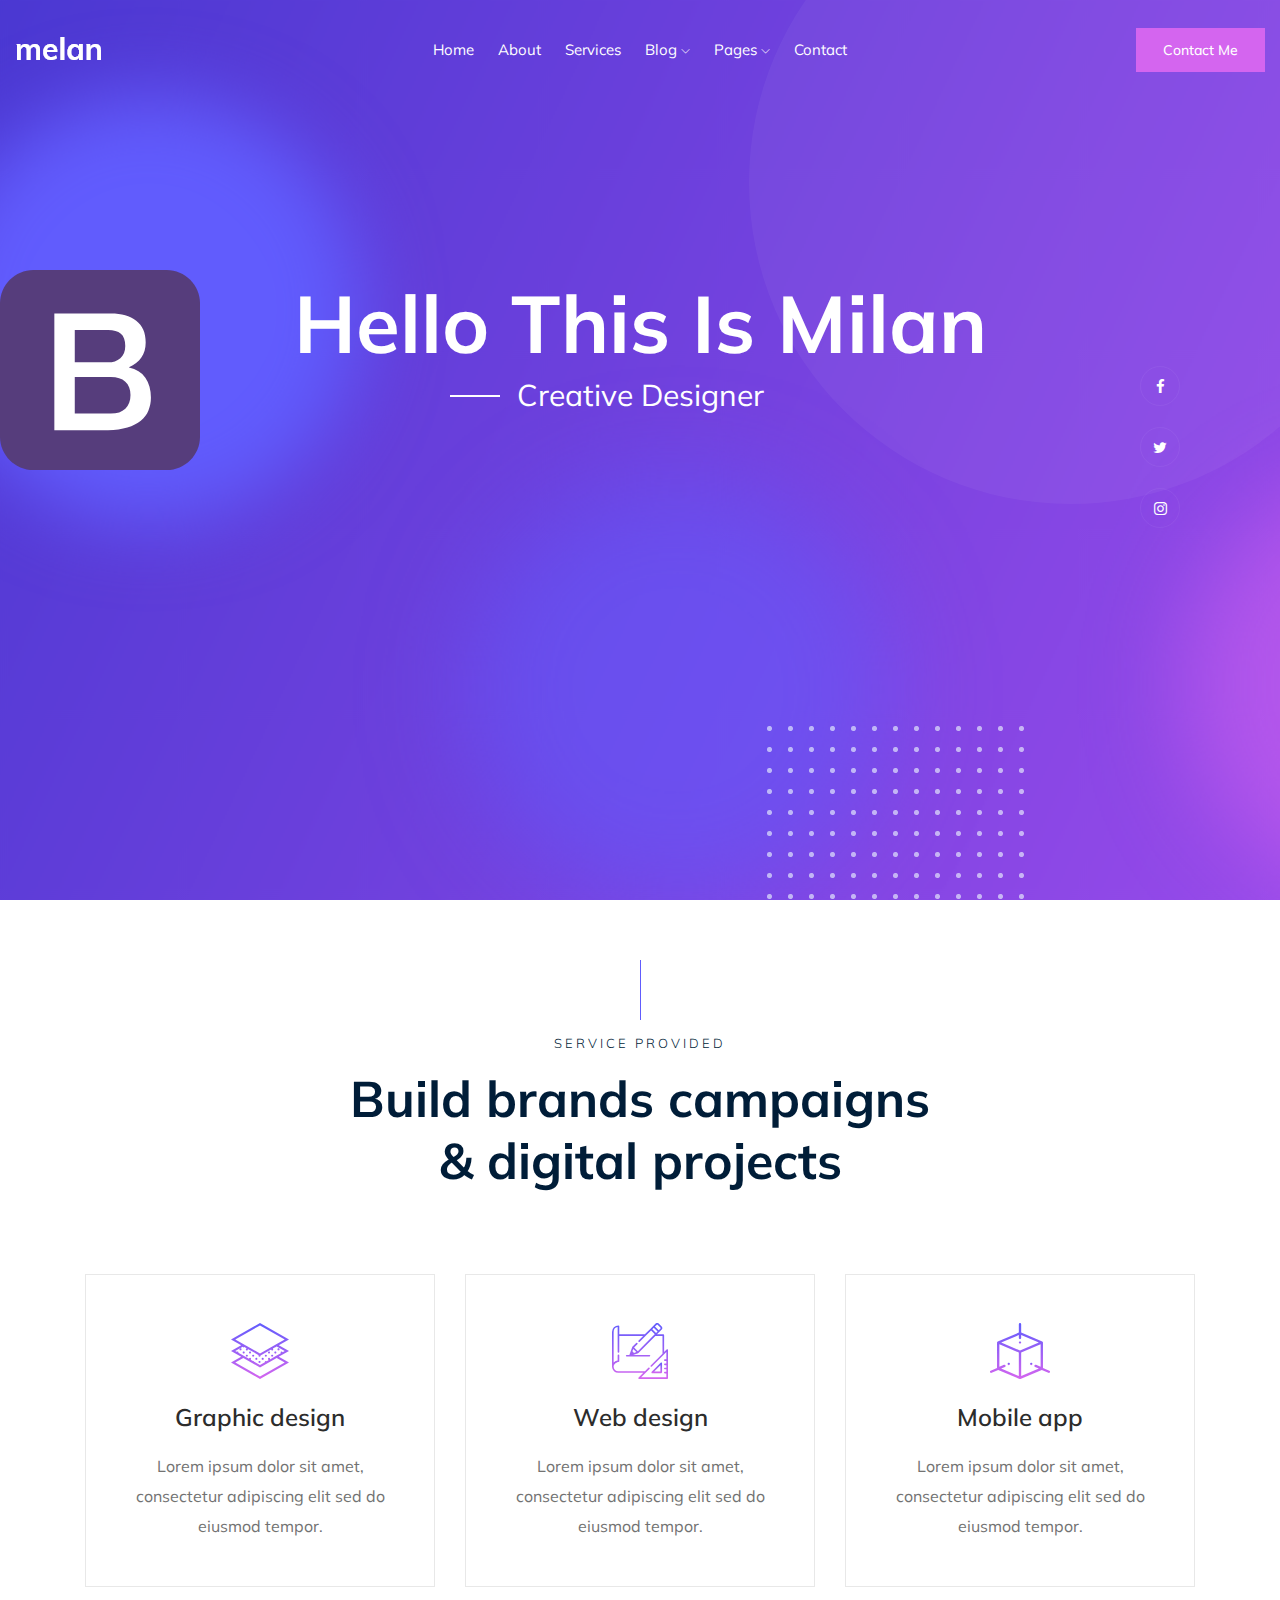
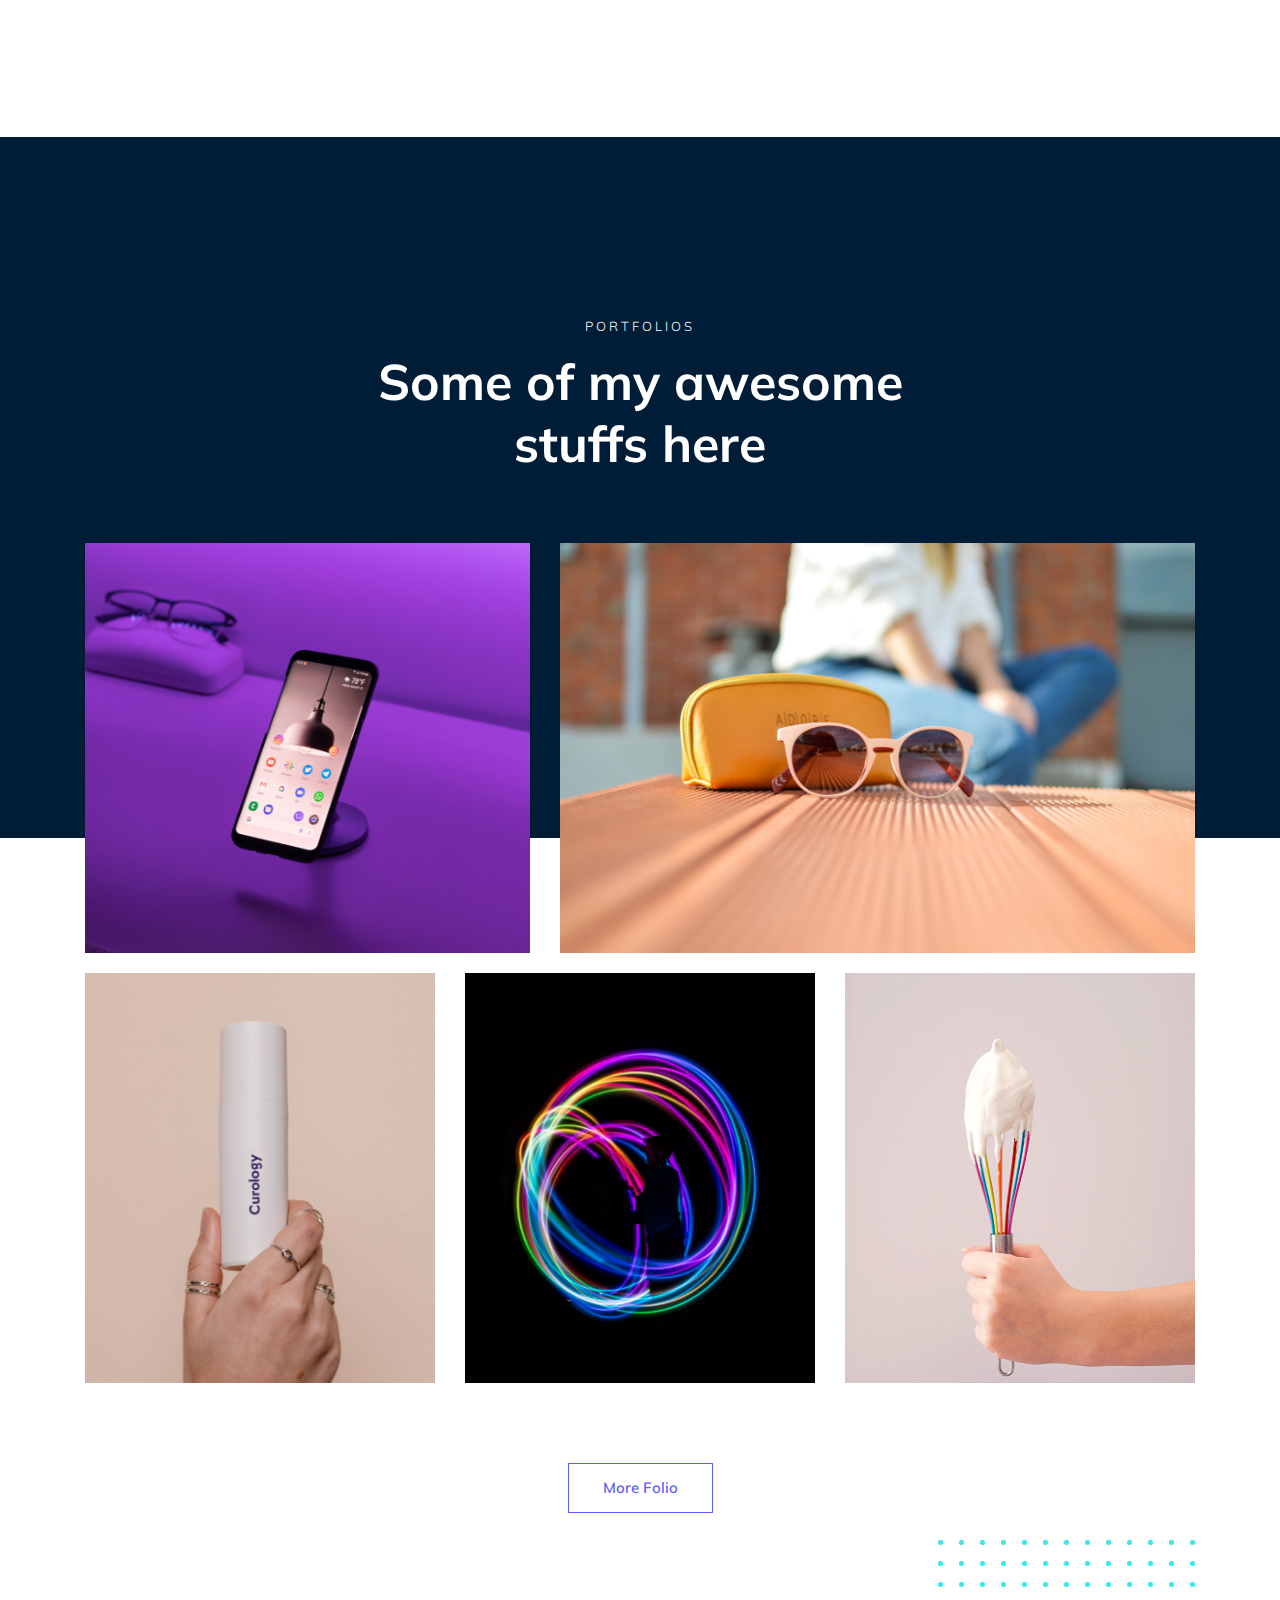
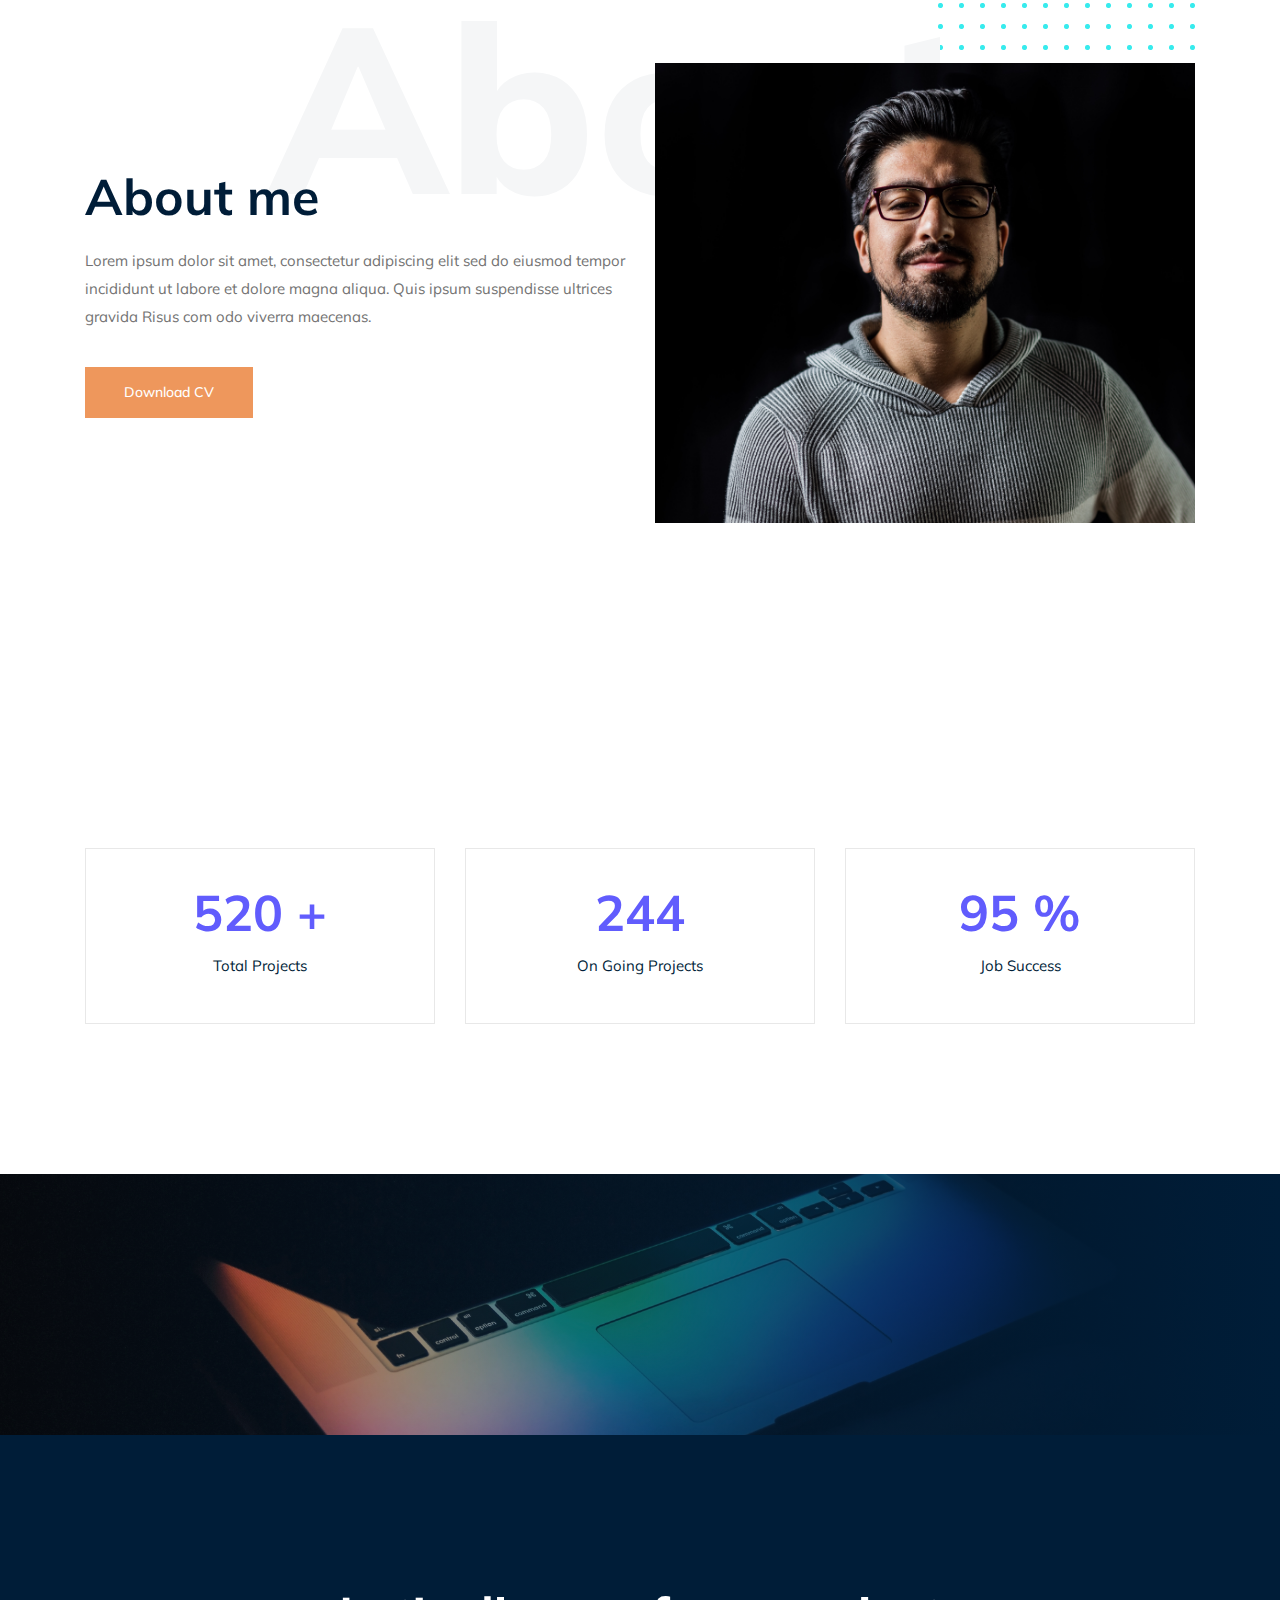
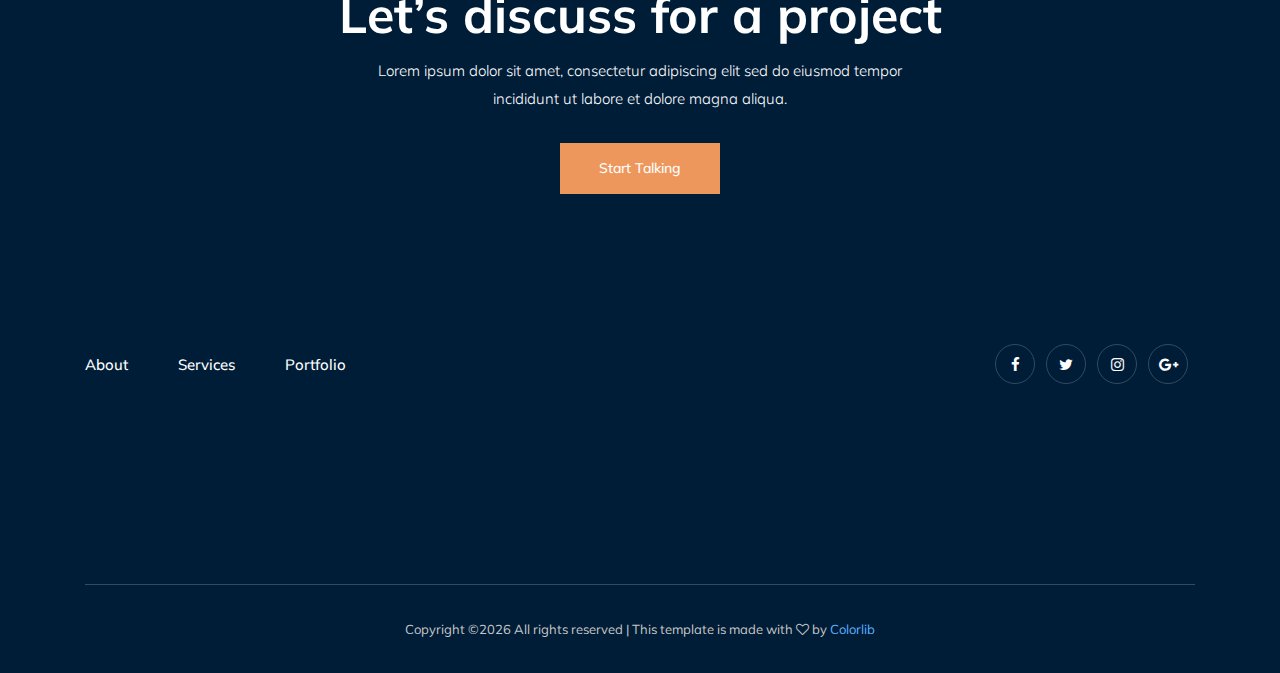
<file: former.html>
<!doctype html>
<html class="no-js" lang="zxx">

<head>
    <meta charset="utf-8">
    <meta http-equiv="x-ua-compatible" content="ie=edge">
    <title>Melan</title>
    <meta name="description" content="">
    <meta name="viewport" content="width=device-width, initial-scale=1">

    <!-- <link rel="manifest" href="site.webmanifest"> -->
    <!-- Place favicon.ico in the root directory -->

    <!-- CSS here -->
    <link rel="stylesheet" href="css/bootstrap.min.css">
    <link rel="stylesheet" href="css/owl.carousel.min.css">
    <link rel="stylesheet" href="css/magnific-popup.css">
    <link rel="stylesheet" href="css/font-awesome.min.css">
    <link rel="stylesheet" href="css/themify-icons.css">
    <link rel="stylesheet" href="css/nice-select.css">
    <link rel="stylesheet" href="css/flaticon.css">
    <link rel="stylesheet" href="css/gijgo.css">
    <link rel="stylesheet" href="css/animate.min.css">
    <link rel="stylesheet" href="css/slick.css">
    <link rel="stylesheet" href="css/slicknav.css">
    <link rel="stylesheet" href="css/style.css">
    <!-- <link rel="stylesheet" href="css/responsive.css"> -->
</head>

<body>
    <!--[if lte IE 9]>
            <p class="browserupgrade">You are using an <strong>outdated</strong> browser. Please <a href="https://browsehappy.com/">upgrade your browser</a> to improve your experience and security.</p>
        <![endif]-->

    <!-- header-start -->
    <header>
        <div class="header-area ">
            <div id="sticky-header" class="main-header-area">
                <div class="container-fluid">
                    <div class="row align-items-center">
                        <div class="col-xl-3 col-lg-2">
                            <div class="logo">
                                <a href="index.html">
                                    <img src="img/logo.png" alt="">
                                </a>
                            </div>
                        </div>
                        <div class="col-xl-6 col-lg-7">
                            <div class="main-menu  d-none d-lg-block">
                                <nav>
                                    <ul id="navigation">
                                        <li><a class="active" href="index.html">home</a></li>
                                        <li><a href="about.html">About</a></li>
                                        <li><a href="services.html">Services</a></li>
                                        <li><a href="#">blog <i class="ti-angle-down"></i></a>
                                            <ul class="submenu">
                                                <li><a href="blog.html">blog</a></li>
                                                <li><a href="single-blog.html">single-blog</a></li>
                                            </ul>
                                        </li>
                                        <li><a href="#">pages <i class="ti-angle-down"></i></a>
                                            <ul class="submenu">
                                                 <li><a href="portfolio.html">Portfolio</a></li>
                                                 <li><a href="elements.html">elements</a></li>
                                            </ul>
                                        </li>
                                        <li><a href="contact.html">Contact</a></li>
                                    </ul>
                                </nav>
                            </div>
                        </div>
                        <div class="col-xl-3 col-lg-3 d-none d-lg-block">
                            <div class="Appointment">
                                <div class="book_btn d-none d-lg-block">
                                    <a  href="#">Contact Me</a>
                                </div>
                            </div>
                        </div>
                        <div class="col-12">
                            <div class="mobile_menu d-block d-lg-none"></div>
                        </div>
                    </div>

                </div>
            </div>
        </div>
    </header>
    <!-- header-end -->

    <!-- slider_area_start -->
    <div class="slider_area">
        <div class="single_slider  d-flex align-items-center slider_bg_1">
            <div class="shap_pattern d-none d-lg-block">
                <img src="img/about/grid.png" alt="">
            </div>
            <div class="social_links">
                <ul>
                    <li><a href="#"> <i class="fa fa-facebook"></i> </a></li>
                    <li><a href="#"> <i class="fa fa-twitter"></i> </a></li>
                    <li><a href="#"> <i class="fa fa-instagram"></i> </a></li>
                </ul>
            </div>
            <div class="container">
                <div class="row align-items-center">
                    <div class="col-xl-12">
                        <div class="slider_text text-center">
                            <h3>
                                Hello This is Milan
                            </h3>
                            <span>Creative Designer</span>
                        </div>
                    </div>
                </div>
            </div>
        </div>
    </div>
    <!-- slider_area_end -->

    <!-- service_area  -->
    <div class="service_area">
        <div class="container">
            <div class="row">
                <div class="col-xl-12">
                    <div class="section_title text-center mb-65">
                        <span>Service Provided</span>
                        <h3>Build brands campaigns  <br>
                                & digital projects</h3>
                    </div>
                </div>
            </div>
            <div class="row">
                <div class="col-xl-4 col-md-4">
                    <div class="single_service text-center">
                        <div class="icon">
                            <img src="img/svg_icon/1.svg" alt="">
                        </div>
                        <h3>Graphic design</h3>
                        <p>Lorem ipsum dolor sit amet, consectetur adipiscing elit sed do eiusmod tempor.</p>
                    </div>
                </div>
                <div class="col-xl-4 col-md-4">
                    <div class="single_service text-center">
                        <div class="icon">
                            <img src="img/svg_icon/2.svg" alt="">
                        </div>
                        <h3>Web design</h3>
                        <p>Lorem ipsum dolor sit amet, consectetur adipiscing elit sed do eiusmod tempor.</p>
                    </div>
                </div>
                <div class="col-xl-4 col-md-4">
                    <div class="single_service text-center">
                        <div class="icon">
                            <img src="img/svg_icon/3.svg" alt="">
                        </div>
                        <h3>Mobile app</h3>
                        <p>Lorem ipsum dolor sit amet, consectetur adipiscing elit sed do eiusmod tempor.</p>
                    </div>
                </div>
            </div>
        </div>
    </div>
    <!--/ service_area  -->

    <!-- portfolio_area -->
    <div class="portfolio_area portfolio_bg_1">
        <div class="container">
            <div class="row">
                <div class="col-xl-12">
                    <div class="section_title white_text text-center">
                        <span>Portfolios</span>
                        <h3>Some of my awesome <br>
                                stuffs here</h3>
                    </div>
                </div>
            </div>
        </div>
    </div>
    <!--/ portfolio_area -->

    <!-- portfolio_image_area  -->
    <div class="portfolio_image_area">
        <div class="container">
            <div class="row">
                <div class="col-xl-5 col-md-5">
                    <div class="single_Portfolio">
                        <div class="portfolio_thumb">
                            <img src="img/portfolio/1.png" alt="">
                        </div>
                        <a href="img/portfolio/1.png" class="popup popup-image"></a>
                        <div class="portfolio_hover">
                            <div class="title">
                                    <h3>Product Design</h3>
                            </div>
                        </div>
                    </div>
                </div>
                <div class="col-xl-7 col-md-7">
                    <div class="single_Portfolio">
                        <div class="portfolio_thumb">
                            <img src="img/portfolio/2.png" alt="">
                        </div>
                        <a href="img/portfolio/2.png" class="popup popup-image"></a>
                        <div class="portfolio_hover">
                            <div class="title">
                                    <h3>Product Design</h3>
                            </div>
                        </div>
                    </div>
                </div>
                <div class="col-xl-4 col-md-6 col-lg-4">
                    <div class="single_Portfolio">
                        <div class="portfolio_thumb">
                            <img src="img/portfolio/3.png" alt="">
                        </div>
                        <a href="img/portfolio/3.png" class="popup popup-image"></a>
                        <div class="portfolio_hover">
                            <div class="title">
                                    <h3>Product Design</h3>
                            </div>
                        </div>
                    </div>
                </div>
                <div class="col-xl-4 col-md-6 col-lg-4">
                    <div class="single_Portfolio">
                        <div class="portfolio_thumb">
                            <img src="img/portfolio/4.png" alt="">
                        </div>
                        <a href="img/portfolio/4.png" class="popup popup-image"></a>
                        <div class="portfolio_hover">
                            <div class="title">
                                    <h3>Product Design</h3>
                            </div>
                        </div>
                    </div>
                </div>
                <div class="col-xl-4 col-md-12 col-lg-4">
                    <div class="single_Portfolio">
                        <div class="portfolio_thumb">
                            <img src="img/portfolio/5.png" alt="">
                        </div>
                        <a href="img/portfolio/5.png" class="popup popup-image"></a>
                        <div class="portfolio_hover">
                            <div class="title">
                                    <h3>Product Design</h3>
                            </div>
                        </div>
                    </div>
                </div>
            </div>
            <div class="row">
                <div class="col-xl-12">
                    <div class="more_portfolio text-center">
                        <a class="line_btn" href="#">More Folio</a>
                    </div>
                </div>
            </div>
        </div>
    </div>
    <!--/ portfolio_image_area  -->

    <!-- about_me  -->
    <div class="about_me">
        <div class="about_large_title d-none d-lg-block">
                About
        </div>
        <div class="container">
            <div class="row align-items-center">
                <div class="col-xl-6 col-md-6">
                    <div class="about_e_details">
                        <h3>About me</h3>
                        <p>Lorem ipsum dolor sit amet, consectetur adipiscing elit sed do eiusmod tempor incididunt ut labore et dolore magna aliqua. Quis ipsum suspendisse ultrices gravida Risus com odo viverra maecenas.</p>
                        <div class="download_cv">
                            <a class="boxed-btn3" href="#">Download CV</a>
                        </div>
                    </div>
                </div>
                <div class="col-xl-6 col-md-6">
                    <div class="about_img">
                        <div class="color_pattern d-none d-lg-block">
                            <img src="img/about/color_grid.png" alt="">
                        </div>
                        <div class="my_Pic">
                                <img src="img/about/about.png" alt="">
                        </div>
                    </div>
                </div>
            </div>
        </div>
    </div>
    <!--/ about_me  -->

    <div class="counter_area">
        <div class="container">
            <div class="row">
                <div class="col-xl-4 col-md-4">
                    <div class="single_counter text-center">
                        <h3>
                            <span class="counter" >520 </span><span>+</span>
                        </h3>
                        <p>Total Projects</p>
                    </div>
                </div>
                <div class="col-xl-4 col-md-4">
                    <div class="single_counter text-center">
                        <h3>
                            <span class="counter">244 </span>
                        </h3>
                        <p>On Going Projects</p>
                    </div>
                </div>
                <div class="col-xl-4 col-md-4">
                    <div class="single_counter text-center">
                        <h3>
                            <span class="counter" >95 </span> <span>%</span>
                        </h3>
                        <p>Job Success</p>
                    </div>
                </div>
            </div>
        </div>
    </div>
    <!-- testimonial_area  -->
    <div class="testimonial_area ">
            <div class="container">
                <div class="row">
                    <div class="col-xl-12">
                        <div class="testmonial_active owl-carousel">
                            <div class="single_carousel">
                                    <div class="single_testmonial text-center">
                                            <div class="quote">
                                                <img src="img/testmonial/quote.svg" alt="">
                                            </div>
                                            <p>Donec imperdiet congue orci consequat mattis. Donec rutrum porttitor <br> 
                                                    sollicitudin. Pellentesque id dolor tempor sapien feugiat ultrices nec sed neque.  <br>
                                                    Fusce ac mattis nulla. Morbi eget ornare dui. </p>
                                            <div class="testmonial_author">
                                                <div class="thumb">
                                                        <img src="img/testmonial/thumb.png" alt="">
                                                </div>
                                                <h3>Robert Thomson</h3>
                                                <span>Business Owner</span>
                                            </div>
                                        </div>
                            </div>
                            <div class="single_carousel">
                                    <div class="single_testmonial text-center">
                                            <div class="quote">
                                                <img src="img/testmonial/quote.svg" alt="">
                                            </div>
                                            <p>Donec imperdiet congue orci consequat mattis. Donec rutrum porttitor <br> 
                                                    sollicitudin. Pellentesque id dolor tempor sapien feugiat ultrices nec sed neque.  <br>
                                                    Fusce ac mattis nulla. Morbi eget ornare dui. </p>
                                            <div class="testmonial_author">
                                                <div class="thumb">
                                                        <img src="img/testmonial/thumb.png" alt="">
                                                </div>
                                                <h3>Robert Thomson</h3>
                                                <span>Business Owner</span>
                                            </div>
                                        </div>
                            </div>
                            <div class="single_carousel">
                                    <div class="single_testmonial text-center">
                                            <div class="quote">
                                                <img src="img/testmonial/quote.svg" alt="">
                                            </div>
                                            <p>Donec imperdiet congue orci consequat mattis. Donec rutrum porttitor <br> 
                                                    sollicitudin. Pellentesque id dolor tempor sapien feugiat ultrices nec sed neque.  <br>
                                                    Fusce ac mattis nulla. Morbi eget ornare dui. </p>
                                            <div class="testmonial_author">
                                                <div class="thumb">
                                                        <img src="img/testmonial/thumb.png" alt="">
                                                </div>
                                                <h3>Robert Thomson</h3>
                                                <span>Business Owner</span>
                                            </div>
                                        </div>
                            </div>
                        </div>
                    </div>
                </div>
            </div>
        </div>
        <!-- /testimonial_area  -->
    
    <div class="discuss_projects">
        <div class="container">
            <div class="row">
                <div class="col-xl-12">
                    <div class="project_text text-center">
                        <h3>Let’s discuss for a project</h3>
                        <p>Lorem ipsum dolor sit amet, consectetur adipiscing elit sed do eiusmod tempor <br> incididunt ut labore et dolore magna aliqua.</p>
                        <a class="boxed-btn3" href="#">Start Talking</a>
                    </div>
                </div>
            </div>
        </div>
    </div>

    <!-- footer start -->
    <footer class="footer">
        <div class="footer_top">
            <div class="container">
                <div class="row align-items-center">
                    <div class="col-xl-6 col-md-6">
                        <div class="menu_links">
                            <ul>
                                <li><a href="#">About</a></li>
                                <li><a href="#">Services</a></li>
                                <li><a href="#">Portfolio</a></li>
                            </ul>
                        </div>
                    </div>
                    <div class="col-xl-6 col-md-6">
                        <div class="socail_links">
                            <ul>
                                <li><a href="#"> <i class="fa fa-facebook"></i> </a></li>
                                <li><a href="#"> <i class="fa fa-twitter"></i> </a></li>
                                <li><a href="#"> <i class="fa fa-instagram"></i> </a></li>
                                <li><a href="#"> <i class="fa fa-google-plus"></i> </a></li>
                            </ul>
                        </div>
                    </div>
                </div>
            </div>
        </div>
        <div class="copy-right_text">
            <div class="container">
                <div class="footer_border"></div>
                <div class="row">
                    <div class="col-xl-12">
                        <p class="copy_right text-center">
                            <!-- Link back to Colorlib can't be removed. Template is licensed under CC BY 3.0. -->
Copyright &copy;<script>document.write(new Date().getFullYear());</script> All rights reserved | This template is made with <i class="fa fa-heart-o" aria-hidden="true"></i> by <a href="https://colorlib.com" target="_blank">Colorlib</a>
<!-- Link back to Colorlib can't be removed. Template is licensed under CC BY 3.0. -->
                        </p>
                    </div>
                </div>
            </div>
        </div>
    </footer>
    <!--/ footer end  -->

    <!-- JS here -->
    <script src="js/vendor/modernizr-3.5.0.min.js"></script>
    <script src="js/vendor/jquery-1.12.4.min.js"></script>
    <script src="js/popper.min.js"></script>
    <script src="js/bootstrap.min.js"></script>
    <script src="js/owl.carousel.min.js"></script>
    <script src="js/isotope.pkgd.min.js"></script>
    <script src="js/ajax-form.js"></script>
    <script src="js/waypoints.min.js"></script>
    <script src="js/jquery.counterup.min.js"></script>
    <script src="js/imagesloaded.pkgd.min.js"></script>
    <script src="js/scrollIt.js"></script>
    <script src="js/jquery.scrollUp.min.js"></script>
    <script src="js/wow.min.js"></script>
    <script src="js/nice-select.min.js"></script>
    <script src="js/jquery.slicknav.min.js"></script>
    <script src="js/jquery.magnific-popup.min.js"></script>
    <script src="js/plugins.js"></script>
    <script src="js/gijgo.min.js"></script>

    <!--contact js-->
    <script src="js/contact.js"></script>
    <script src="js/jquery.ajaxchimp.min.js"></script>
    <script src="js/jquery.form.js"></script>
    <script src="js/jquery.validate.min.js"></script>
    <script src="js/mail-script.js"></script>

    <script src="js/main.js"></script>
</body>

</html>
</file>
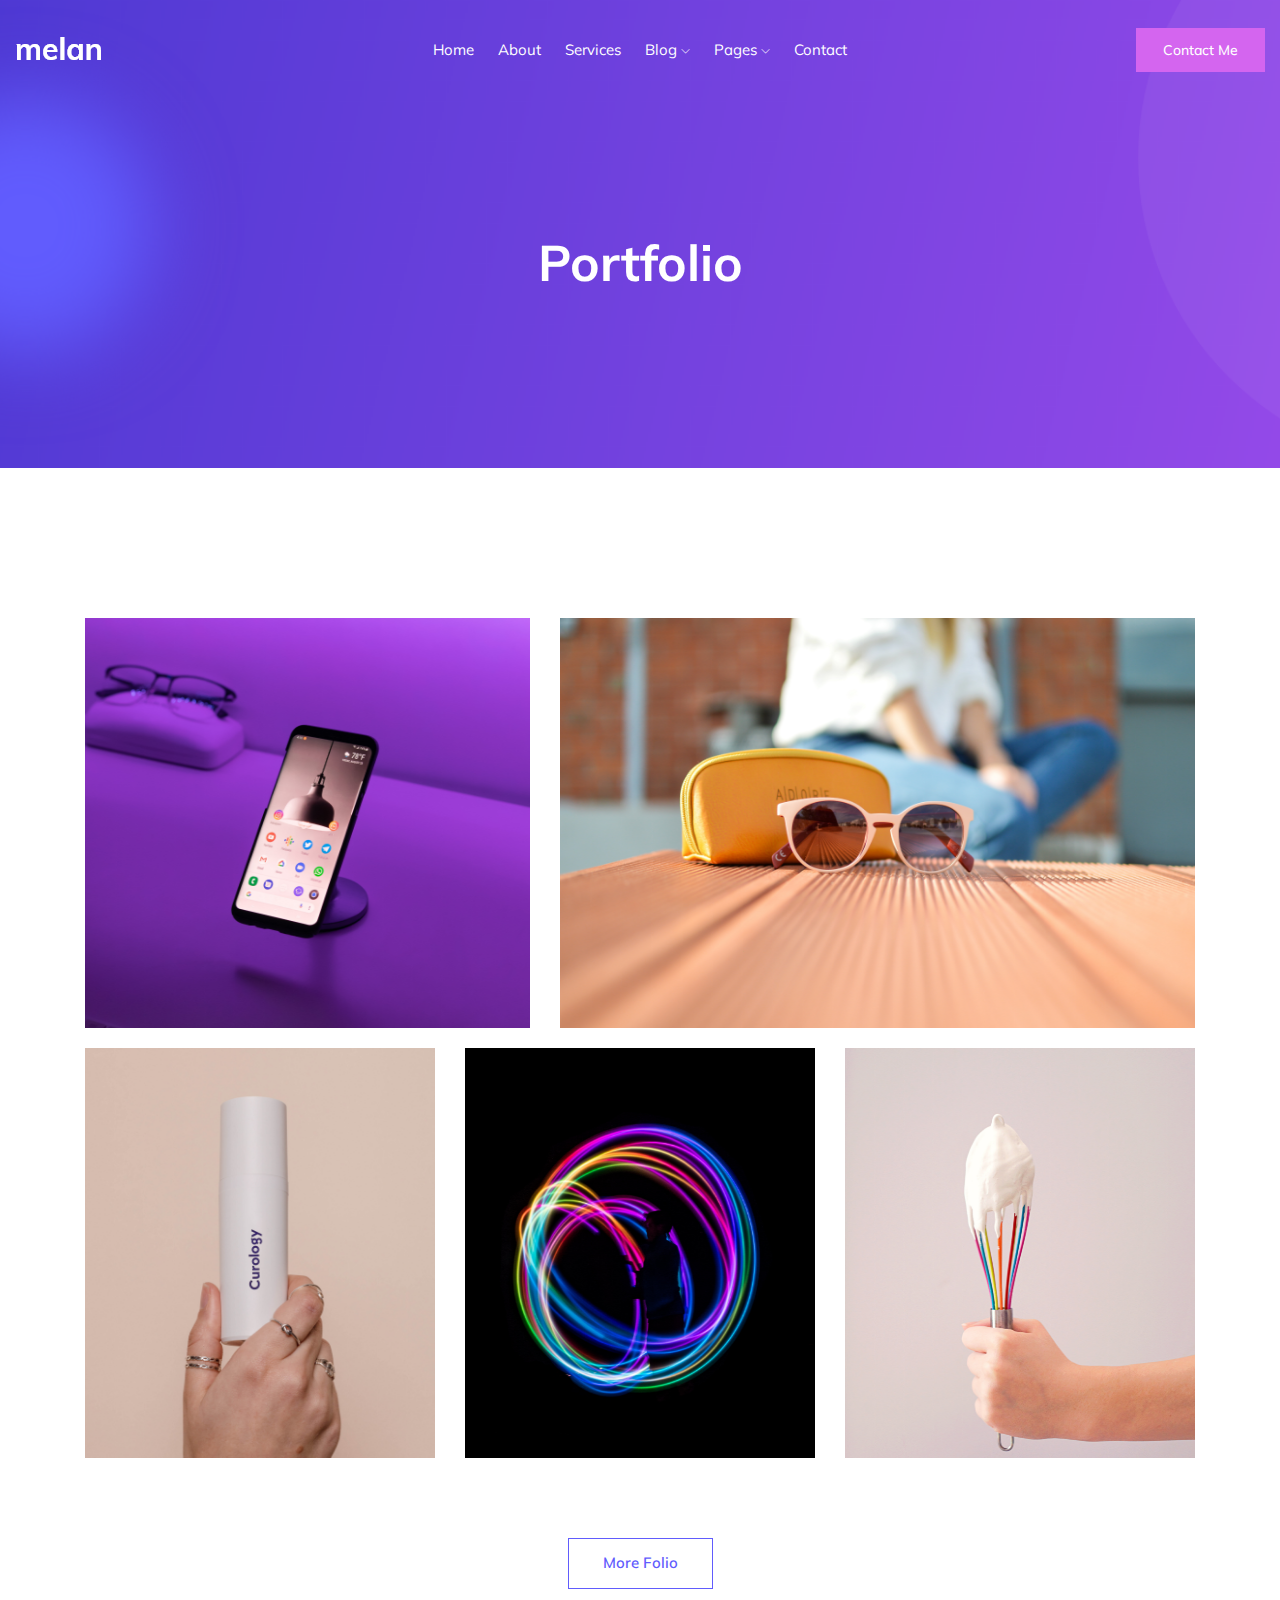
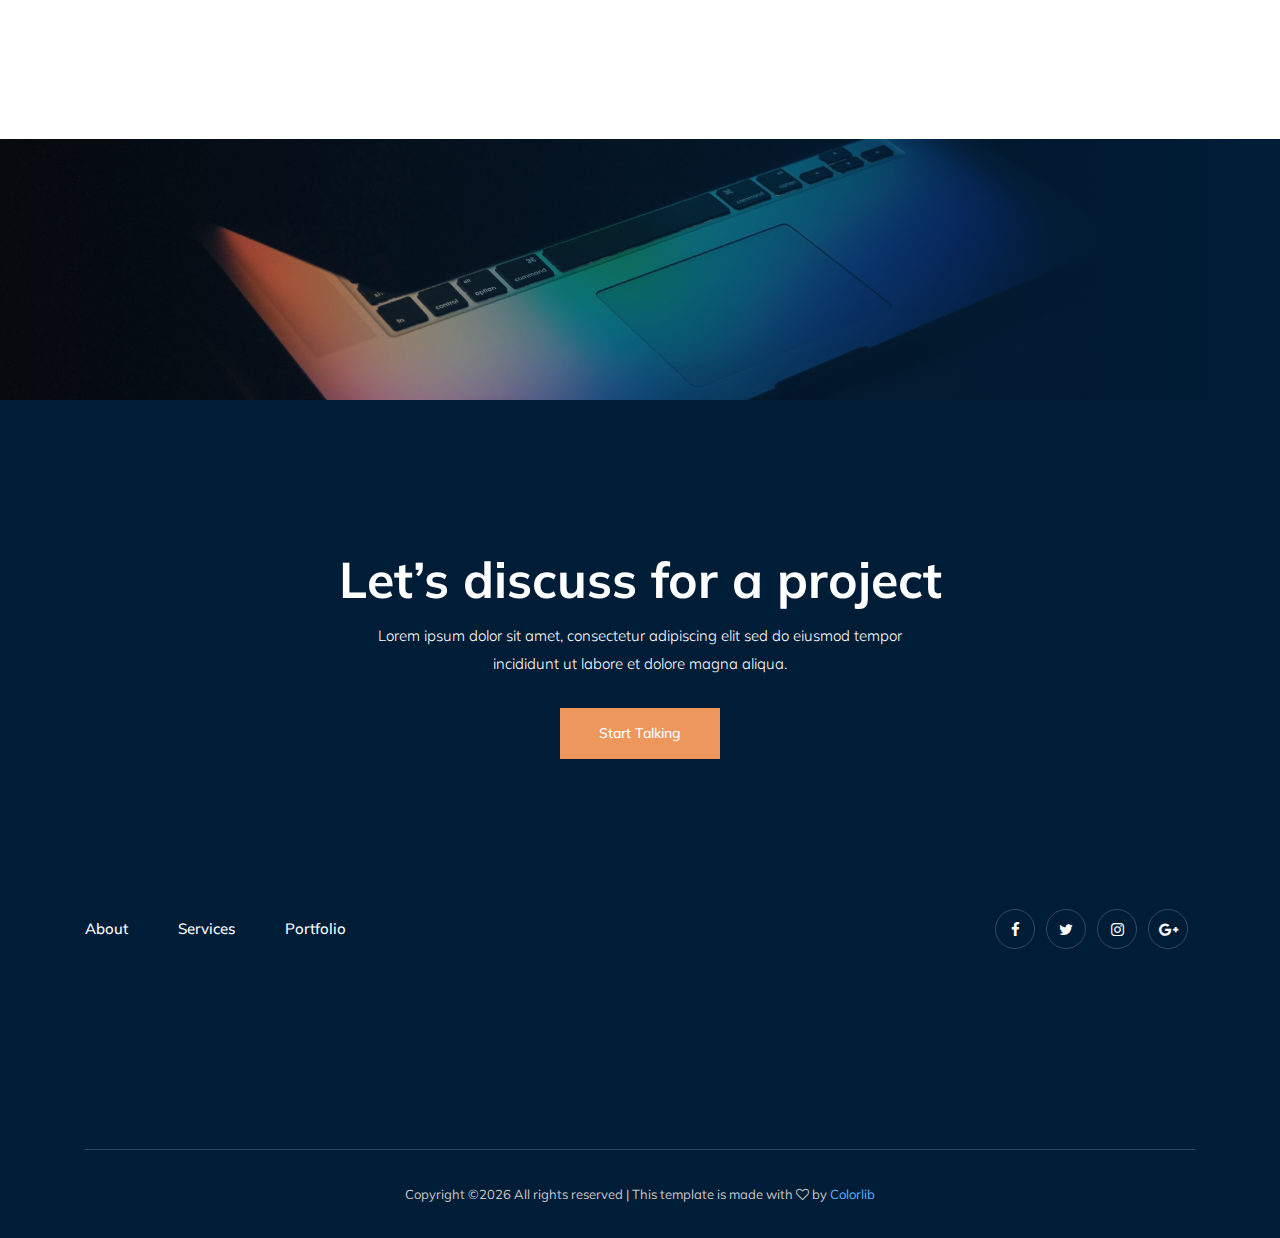
<file: portfolio.html>
<!doctype html>
<html class="no-js" lang="zxx">

<head>
    <meta charset="utf-8">
    <meta http-equiv="x-ua-compatible" content="ie=edge">
    <title>Melan</title>
    <meta name="description" content="">
    <meta name="viewport" content="width=device-width, initial-scale=1">

    <!-- <link rel="manifest" href="site.webmanifest"> -->
    <!-- Place favicon.ico in the root directory -->

    <!-- CSS here -->
    <link rel="stylesheet" href="css/bootstrap.min.css">
    <link rel="stylesheet" href="css/owl.carousel.min.css">
    <link rel="stylesheet" href="css/magnific-popup.css">
    <link rel="stylesheet" href="css/font-awesome.min.css">
    <link rel="stylesheet" href="css/themify-icons.css">
    <link rel="stylesheet" href="css/nice-select.css">
    <link rel="stylesheet" href="css/flaticon.css">
    <link rel="stylesheet" href="css/gijgo.css">
    <link rel="stylesheet" href="css/animate.min.css">
    <link rel="stylesheet" href="css/slick.css">
    <link rel="stylesheet" href="css/slicknav.css">
    <link rel="stylesheet" href="css/style.css">
    <!-- <link rel="stylesheet" href="css/responsive.css"> -->
</head>

<body>
    <!--[if lte IE 9]>
            <p class="browserupgrade">You are using an <strong>outdated</strong> browser. Please <a href="https://browsehappy.com/">upgrade your browser</a> to improve your experience and security.</p>
        <![endif]-->

    <!-- header-start -->
    <header>
        <div class="header-area ">
            <div id="sticky-header" class="main-header-area">
                <div class="container-fluid">
                    <div class="row align-items-center">
                        <div class="col-xl-3 col-lg-2">
                            <div class="logo">
                                <a href="index.html">
                                    <img src="img/logo.png" alt="">
                                </a>
                            </div>
                        </div>
                        <div class="col-xl-6 col-lg-7">
                            <div class="main-menu  d-none d-lg-block">
                                <nav>
                                    <ul id="navigation">
                                        <li><a class="active" href="index.html">home</a></li>
                                        <li><a href="about.html">About</a></li>
                                        <li><a href="services.html">Services</a></li>
                                        <li><a href="#">blog <i class="ti-angle-down"></i></a>
                                            <ul class="submenu">
                                                <li><a href="blog.html">blog</a></li>
                                                <li><a href="single-blog.html">single-blog</a></li>
                                            </ul>
                                        </li>
                                        <li><a href="#">pages <i class="ti-angle-down"></i></a>
                                            <ul class="submenu">
                                                <li><a href="portfolio.html">Portfolio</a></li>
                                                 <li><a href="elements.html">elements</a></li>
                                            </ul>
                                        </li>
                                        <li><a href="contact.html">Contact</a></li>
                                    </ul>
                                </nav>
                            </div>
                        </div>
                        <div class="col-xl-3 col-lg-3 d-none d-lg-block">
                            <div class="Appointment">
                                <div class="book_btn d-none d-lg-block">
                                    <a  href="#">Contact Me</a>
                                </div>
                            </div>
                        </div>
                        <div class="col-12">
                            <div class="mobile_menu d-block d-lg-none"></div>
                        </div>
                    </div>

                </div>
            </div>
        </div>
    </header>
    <!-- header-end -->

    <!-- bradcam_area  -->
    <div class="bradcam_area bradcam_bg_1">
        <div class="container">
            <div class="row">
                <div class="col-xl-12">
                    <div class="bradcam_text text-center">
                        <h3>Portfolio</h3>
                    </div>
                </div>
            </div>
        </div>
    </div>
    <!-- /bradcam_area  -->

    <!-- portfolio_image_area  -->
    <div class="portfolio_image_area dec_margin">
        <div class="container">
            <div class="row">
                <div class="col-xl-5 col-md-5">
                    <div class="single_Portfolio">
                        <div class="portfolio_thumb">
                            <img src="img/portfolio/1.png" alt="">
                        </div>
                        <a href="img/portfolio/1.png" class="popup popup-image"></a>
                        <div class="portfolio_hover">
                            <div class="title">
                                    <h3>Product Design</h3>
                            </div>
                        </div>
                    </div>
                </div>
                <div class="col-xl-7 col-md-7">
                    <div class="single_Portfolio">
                        <div class="portfolio_thumb">
                            <img src="img/portfolio/2.png" alt="">
                        </div>
                        <a href="img/portfolio/2.png" class="popup popup-image"></a>
                        <div class="portfolio_hover">
                            <div class="title">
                                    <h3>Product Design</h3>
                            </div>
                        </div>
                    </div>
                </div>
                <div class="col-xl-4 col-md-6 col-lg-4">
                    <div class="single_Portfolio">
                        <div class="portfolio_thumb">
                            <img src="img/portfolio/3.png" alt="">
                        </div>
                        <a href="img/portfolio/3.png" class="popup popup-image"></a>
                        <div class="portfolio_hover">
                            <div class="title">
                                    <h3>Product Design</h3>
                            </div>
                        </div>
                    </div>
                </div>
                <div class="col-xl-4 col-md-6 col-lg-4">
                    <div class="single_Portfolio">
                        <div class="portfolio_thumb">
                            <img src="img/portfolio/4.png" alt="">
                        </div>
                        <a href="img/portfolio/4.png" class="popup popup-image"></a>
                        <div class="portfolio_hover">
                            <div class="title">
                                    <h3>Product Design</h3>
                            </div>
                        </div>
                    </div>
                </div>
                <div class="col-xl-4 col-md-12 col-lg-4">
                    <div class="single_Portfolio">
                        <div class="portfolio_thumb">
                            <img src="img/portfolio/5.png" alt="">
                        </div>
                        <a href="img/portfolio/5.png" class="popup popup-image"></a>
                        <div class="portfolio_hover">
                            <div class="title">
                                    <h3>Product Design</h3>
                            </div>
                        </div>
                    </div>
                </div>
            </div>
            <div class="row">
                <div class="col-xl-12">
                    <div class="more_portfolio text-center">
                        <a class="line_btn" href="#">More Folio</a>
                    </div>
                </div>
            </div>
        </div>
    </div>
    <!--/ portfolio_image_area  -->
    <!-- testimonial_area  -->
    <div class="testimonial_area ">
            <div class="container">
                <div class="row">
                    <div class="col-xl-12">
                        <div class="testmonial_active owl-carousel">
                            <div class="single_carousel">
                                    <div class="single_testmonial text-center">
                                            <div class="quote">
                                                <img src="img/testmonial/quote.svg" alt="">
                                            </div>
                                            <p>Donec imperdiet congue orci consequat mattis. Donec rutrum porttitor <br> 
                                                    sollicitudin. Pellentesque id dolor tempor sapien feugiat ultrices nec sed neque.  <br>
                                                    Fusce ac mattis nulla. Morbi eget ornare dui. </p>
                                            <div class="testmonial_author">
                                                <div class="thumb">
                                                        <img src="img/testmonial/thumb.png" alt="">
                                                </div>
                                                <h3>Robert Thomson</h3>
                                                <span>Business Owner</span>
                                            </div>
                                        </div>
                            </div>
                            <div class="single_carousel">
                                    <div class="single_testmonial text-center">
                                            <div class="quote">
                                                <img src="img/testmonial/quote.svg" alt="">
                                            </div>
                                            <p>Donec imperdiet congue orci consequat mattis. Donec rutrum porttitor <br> 
                                                    sollicitudin. Pellentesque id dolor tempor sapien feugiat ultrices nec sed neque.  <br>
                                                    Fusce ac mattis nulla. Morbi eget ornare dui. </p>
                                            <div class="testmonial_author">
                                                <div class="thumb">
                                                        <img src="img/testmonial/thumb.png" alt="">
                                                </div>
                                                <h3>Robert Thomson</h3>
                                                <span>Business Owner</span>
                                            </div>
                                        </div>
                            </div>
                            <div class="single_carousel">
                                    <div class="single_testmonial text-center">
                                            <div class="quote">
                                                <img src="img/testmonial/quote.svg" alt="">
                                            </div>
                                            <p>Donec imperdiet congue orci consequat mattis. Donec rutrum porttitor <br> 
                                                    sollicitudin. Pellentesque id dolor tempor sapien feugiat ultrices nec sed neque.  <br>
                                                    Fusce ac mattis nulla. Morbi eget ornare dui. </p>
                                            <div class="testmonial_author">
                                                <div class="thumb">
                                                        <img src="img/testmonial/thumb.png" alt="">
                                                </div>
                                                <h3>Robert Thomson</h3>
                                                <span>Business Owner</span>
                                            </div>
                                        </div>
                            </div>
                        </div>
                    </div>
                </div>
            </div>
        </div>
        <!-- /testimonial_area  -->
    
    <div class="discuss_projects">
        <div class="container">
            <div class="row">
                <div class="col-xl-12">
                    <div class="project_text text-center">
                        <h3>Let’s discuss for a project</h3>
                        <p>Lorem ipsum dolor sit amet, consectetur adipiscing elit sed do eiusmod tempor <br> incididunt ut labore et dolore magna aliqua.</p>
                        <a class="boxed-btn3" href="#">Start Talking</a>
                    </div>
                </div>
            </div>
        </div>
    </div>

    <!-- footer start -->
    <footer class="footer">
        <div class="footer_top">
            <div class="container">
                <div class="row align-items-center">
                    <div class="col-xl-6 col-md-6">
                        <div class="menu_links">
                            <ul>
                                <li><a href="#">About</a></li>
                                <li><a href="#">Services</a></li>
                                <li><a href="#">Portfolio</a></li>
                            </ul>
                        </div>
                    </div>
                    <div class="col-xl-6 col-md-6">
                        <div class="socail_links">
                            <ul>
                                <li><a href="#"> <i class="fa fa-facebook"></i> </a></li>
                                <li><a href="#"> <i class="fa fa-twitter"></i> </a></li>
                                <li><a href="#"> <i class="fa fa-instagram"></i> </a></li>
                                <li><a href="#"> <i class="fa fa-google-plus"></i> </a></li>
                            </ul>
                        </div>
                    </div>
                </div>
            </div>
        </div>
        <div class="copy-right_text">
            <div class="container">
                <div class="footer_border"></div>
                <div class="row">
                    <div class="col-xl-12">
                        <p class="copy_right text-center">
                            <!-- Link back to Colorlib can't be removed. Template is licensed under CC BY 3.0. -->
Copyright &copy;<script>document.write(new Date().getFullYear());</script> All rights reserved | This template is made with <i class="fa fa-heart-o" aria-hidden="true"></i> by <a href="https://colorlib.com" target="_blank">Colorlib</a>
<!-- Link back to Colorlib can't be removed. Template is licensed under CC BY 3.0. -->
                        </p>
                    </div>
                </div>
            </div>
        </div>
    </footer>
    <!--/ footer end  -->

    <!-- JS here -->
    <script src="js/vendor/modernizr-3.5.0.min.js"></script>
    <script src="js/vendor/jquery-1.12.4.min.js"></script>
    <script src="js/popper.min.js"></script>
    <script src="js/bootstrap.min.js"></script>
    <script src="js/owl.carousel.min.js"></script>
    <script src="js/isotope.pkgd.min.js"></script>
    <script src="js/ajax-form.js"></script>
    <script src="js/waypoints.min.js"></script>
    <script src="js/jquery.counterup.min.js"></script>
    <script src="js/imagesloaded.pkgd.min.js"></script>
    <script src="js/scrollIt.js"></script>
    <script src="js/jquery.scrollUp.min.js"></script>
    <script src="js/wow.min.js"></script>
    <script src="js/nice-select.min.js"></script>
    <script src="js/jquery.slicknav.min.js"></script>
    <script src="js/jquery.magnific-popup.min.js"></script>
    <script src="js/plugins.js"></script>
    <script src="js/gijgo.min.js"></script>

    <!--contact js-->
    <script src="js/contact.js"></script>
    <script src="js/jquery.ajaxchimp.min.js"></script>
    <script src="js/jquery.form.js"></script>
    <script src="js/jquery.validate.min.js"></script>
    <script src="js/mail-script.js"></script>

    <script src="js/main.js"></script>
</body>

</html>
</file>
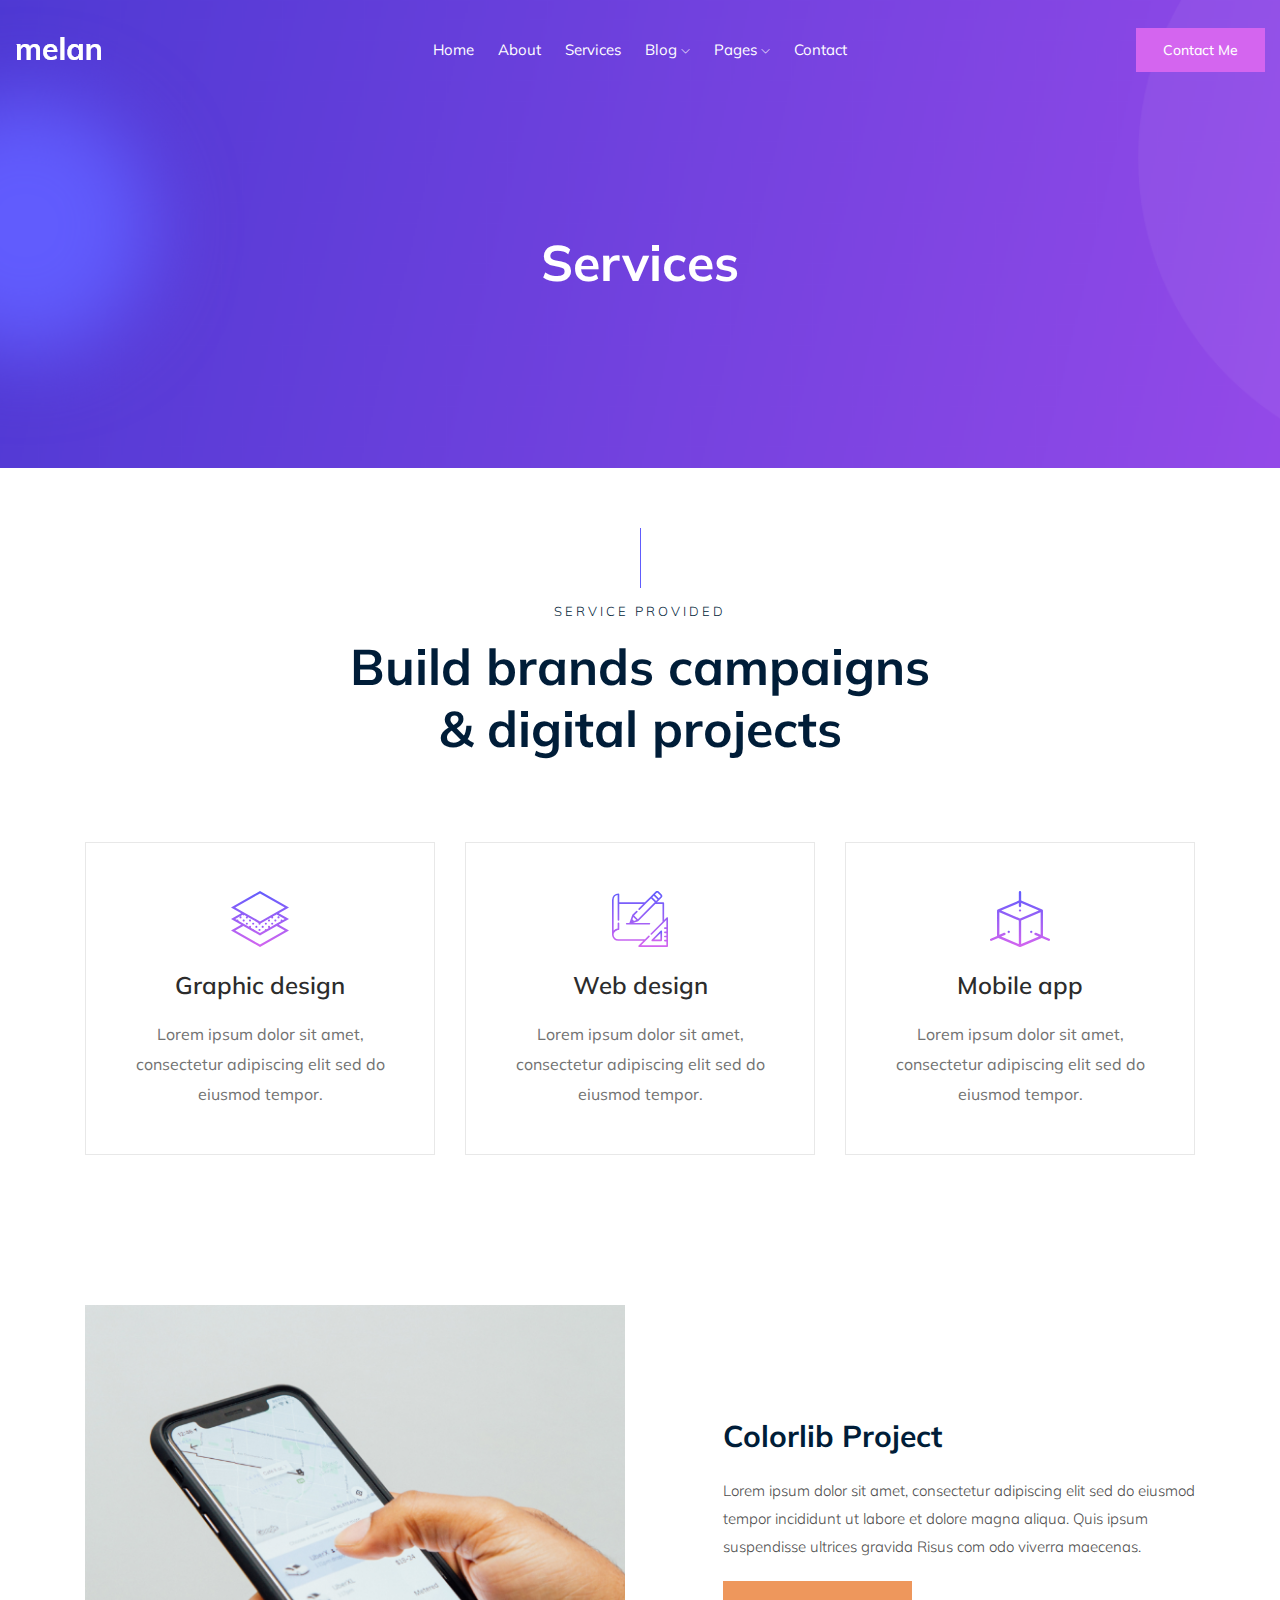
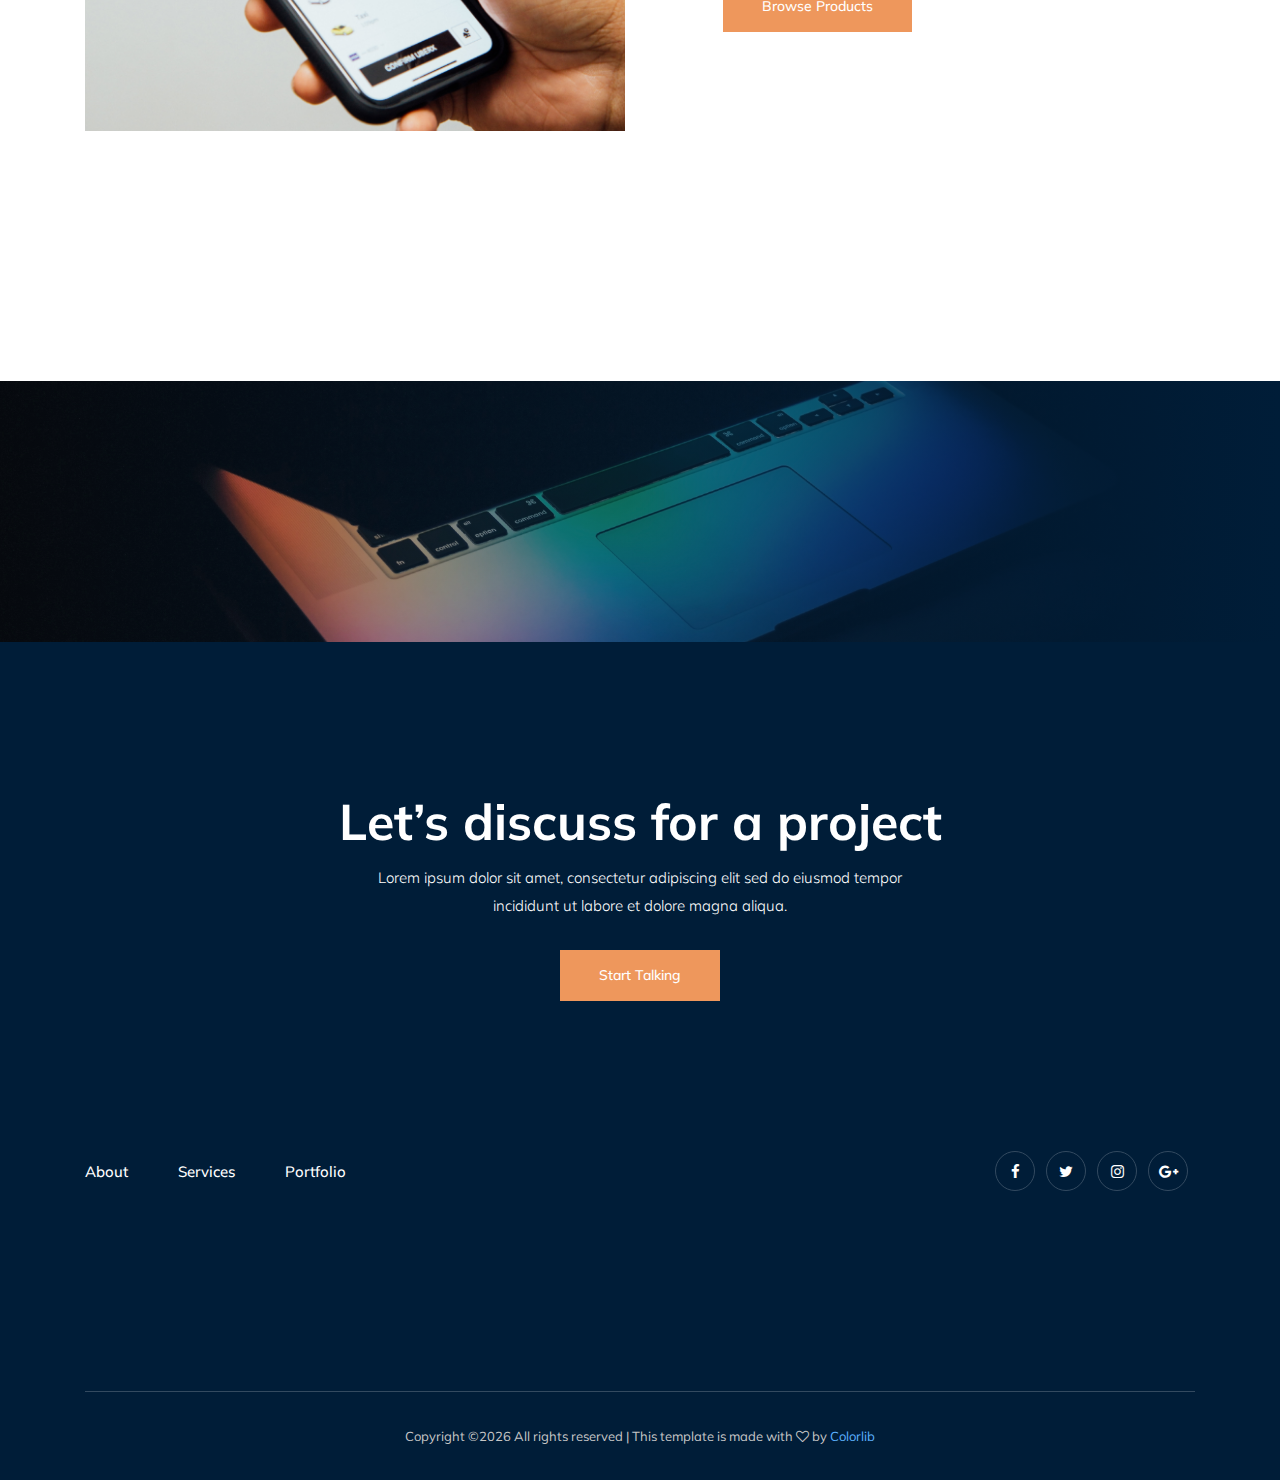
<file: services.html>
<!doctype html>
<html class="no-js" lang="zxx">

<head>
    <meta charset="utf-8">
    <meta http-equiv="x-ua-compatible" content="ie=edge">
    <title>Melan</title>
    <meta name="description" content="">
    <meta name="viewport" content="width=device-width, initial-scale=1">

    <!-- <link rel="manifest" href="site.webmanifest"> -->
    <!-- Place favicon.ico in the root directory -->

    <!-- CSS here -->
    <link rel="stylesheet" href="css/bootstrap.min.css">
    <link rel="stylesheet" href="css/owl.carousel.min.css">
    <link rel="stylesheet" href="css/magnific-popup.css">
    <link rel="stylesheet" href="css/font-awesome.min.css">
    <link rel="stylesheet" href="css/themify-icons.css">
    <link rel="stylesheet" href="css/nice-select.css">
    <link rel="stylesheet" href="css/flaticon.css">
    <link rel="stylesheet" href="css/gijgo.css">
    <link rel="stylesheet" href="css/animate.min.css">
    <link rel="stylesheet" href="css/slick.css">
    <link rel="stylesheet" href="css/slicknav.css">
    <link rel="stylesheet" href="css/style.css">
    <!-- <link rel="stylesheet" href="css/responsive.css"> -->
</head>

<body>
    <!--[if lte IE 9]>
            <p class="browserupgrade">You are using an <strong>outdated</strong> browser. Please <a href="https://browsehappy.com/">upgrade your browser</a> to improve your experience and security.</p>
        <![endif]-->

    <!-- header-start -->
    <header>
        <div class="header-area ">
            <div id="sticky-header" class="main-header-area">
                <div class="container-fluid">
                    <div class="row align-items-center">
                        <div class="col-xl-3 col-lg-2">
                            <div class="logo">
                                <a href="index.html">
                                    <img src="img/logo.png" alt="">
                                </a>
                            </div>
                        </div>
                        <div class="col-xl-6 col-lg-7">
                            <div class="main-menu  d-none d-lg-block">
                                <nav>
                                    <ul id="navigation">
                                        <li><a class="active" href="index.html">home</a></li>
                                        <li><a href="about.html">About</a></li>
                                        <li><a href="services.html">Services</a></li>
                                        <li><a href="#">blog <i class="ti-angle-down"></i></a>
                                            <ul class="submenu">
                                                <li><a href="blog.html">blog</a></li>
                                                <li><a href="single-blog.html">single-blog</a></li>
                                            </ul>
                                        </li>
                                        <li><a href="#">pages <i class="ti-angle-down"></i></a>
                                            <ul class="submenu">
                                                <li><a href="portfolio.html">Portfolio</a></li>
                                                 <li><a href="elements.html">elements</a></li>
                                            </ul>
                                        </li>
                                        <li><a href="contact.html">Contact</a></li>
                                    </ul>
                                </nav>
                            </div>
                        </div>
                        <div class="col-xl-3 col-lg-3 d-none d-lg-block">
                            <div class="Appointment">
                                <div class="book_btn d-none d-lg-block">
                                    <a  href="#">Contact Me</a>
                                </div>
                            </div>
                        </div>
                        <div class="col-12">
                            <div class="mobile_menu d-block d-lg-none"></div>
                        </div>
                    </div>

                </div>
            </div>
        </div>
    </header>
    <!-- header-end -->

    <!-- bradcam_area  -->
    <div class="bradcam_area bradcam_bg_1">
        <div class="container">
            <div class="row">
                <div class="col-xl-12">
                    <div class="bradcam_text text-center">
                        <h3>Services</h3>
                    </div>
                </div>
            </div>
        </div>
    </div>
    <!-- /bradcam_area  -->
    <!-- service_area  -->
    <div class="service_area">
        <div class="container">
            <div class="row">
                <div class="col-xl-12">
                    <div class="section_title text-center mb-65">
                        <span>Service Provided</span>
                        <h3>Build brands campaigns  <br>
                                & digital projects</h3>
                    </div>
                </div>
            </div>
            <div class="row">
                <div class="col-xl-4 col-md-4">
                    <div class="single_service text-center">
                        <div class="icon">
                            <img src="img/svg_icon/1.svg" alt="">
                        </div>
                        <h3>Graphic design</h3>
                        <p>Lorem ipsum dolor sit amet, consectetur adipiscing elit sed do eiusmod tempor.</p>
                    </div>
                </div>
                <div class="col-xl-4 col-md-4">
                    <div class="single_service text-center">
                        <div class="icon">
                            <img src="img/svg_icon/2.svg" alt="">
                        </div>
                        <h3>Web design</h3>
                        <p>Lorem ipsum dolor sit amet, consectetur adipiscing elit sed do eiusmod tempor.</p>
                    </div>
                </div>
                <div class="col-xl-4 col-md-4">
                    <div class="single_service text-center">
                        <div class="icon">
                            <img src="img/svg_icon/3.svg" alt="">
                        </div>
                        <h3>Mobile app</h3>
                        <p>Lorem ipsum dolor sit amet, consectetur adipiscing elit sed do eiusmod tempor.</p>
                    </div>
                </div>
            </div>
        </div>
    </div>
    <!--/ service_area  -->

    <div class="project_area">
        <div class="container">
            <div class="row align-items-center">
                <div class="col-xl-6">
                    <div class="projects_thumb">
                        <img src="img/about/projects.png" alt="">
                    </div>
                </div>
                <div class="col-xl-6">
                    <div class="projects_info">
                        <h3>Colorlib Project</h3>
                        <p>Lorem ipsum dolor sit amet, consectetur adipiscing elit sed do eiusmod tempor incididunt ut labore et dolore magna aliqua. Quis ipsum suspendisse ultrices gravida Risus com odo viverra maecenas.</p>
                        <a href="#" class="boxed-btn3">Browse Products</a>
                    </div>
                </div>
            </div>
        </div>
    </div>

    <!-- testimonial_area  -->
    <div class="testimonial_area ">
            <div class="container">
                <div class="row">
                    <div class="col-xl-12">
                        <div class="testmonial_active owl-carousel">
                            <div class="single_carousel">
                                    <div class="single_testmonial text-center">
                                            <div class="quote">
                                                <img src="img/testmonial/quote.svg" alt="">
                                            </div>
                                            <p>Donec imperdiet congue orci consequat mattis. Donec rutrum porttitor <br> 
                                                    sollicitudin. Pellentesque id dolor tempor sapien feugiat ultrices nec sed neque.  <br>
                                                    Fusce ac mattis nulla. Morbi eget ornare dui. </p>
                                            <div class="testmonial_author">
                                                <div class="thumb">
                                                        <img src="img/testmonial/thumb.png" alt="">
                                                </div>
                                                <h3>Robert Thomson</h3>
                                                <span>Business Owner</span>
                                            </div>
                                        </div>
                            </div>
                            <div class="single_carousel">
                                    <div class="single_testmonial text-center">
                                            <div class="quote">
                                                <img src="img/testmonial/quote.svg" alt="">
                                            </div>
                                            <p>Donec imperdiet congue orci consequat mattis. Donec rutrum porttitor <br> 
                                                    sollicitudin. Pellentesque id dolor tempor sapien feugiat ultrices nec sed neque.  <br>
                                                    Fusce ac mattis nulla. Morbi eget ornare dui. </p>
                                            <div class="testmonial_author">
                                                <div class="thumb">
                                                        <img src="img/testmonial/thumb.png" alt="">
                                                </div>
                                                <h3>Robert Thomson</h3>
                                                <span>Business Owner</span>
                                            </div>
                                        </div>
                            </div>
                            <div class="single_carousel">
                                    <div class="single_testmonial text-center">
                                            <div class="quote">
                                                <img src="img/testmonial/quote.svg" alt="">
                                            </div>
                                            <p>Donec imperdiet congue orci consequat mattis. Donec rutrum porttitor <br> 
                                                    sollicitudin. Pellentesque id dolor tempor sapien feugiat ultrices nec sed neque.  <br>
                                                    Fusce ac mattis nulla. Morbi eget ornare dui. </p>
                                            <div class="testmonial_author">
                                                <div class="thumb">
                                                        <img src="img/testmonial/thumb.png" alt="">
                                                </div>
                                                <h3>Robert Thomson</h3>
                                                <span>Business Owner</span>
                                            </div>
                                        </div>
                            </div>
                        </div>
                    </div>
                </div>
            </div>
        </div>
        <!-- /testimonial_area  -->
    
    <div class="discuss_projects">
        <div class="container">
            <div class="row">
                <div class="col-xl-12">
                    <div class="project_text text-center">
                        <h3>Let’s discuss for a project</h3>
                        <p>Lorem ipsum dolor sit amet, consectetur adipiscing elit sed do eiusmod tempor <br> incididunt ut labore et dolore magna aliqua.</p>
                        <a class="boxed-btn3" href="#">Start Talking</a>
                    </div>
                </div>
            </div>
        </div>
    </div>

    <!-- footer start -->
    <footer class="footer">
        <div class="footer_top">
            <div class="container">
                <div class="row align-items-center">
                    <div class="col-xl-6 col-md-6">
                        <div class="menu_links">
                            <ul>
                                <li><a href="#">About</a></li>
                                <li><a href="#">Services</a></li>
                                <li><a href="#">Portfolio</a></li>
                            </ul>
                        </div>
                    </div>
                    <div class="col-xl-6 col-md-6">
                        <div class="socail_links">
                            <ul>
                                <li><a href="#"> <i class="fa fa-facebook"></i> </a></li>
                                <li><a href="#"> <i class="fa fa-twitter"></i> </a></li>
                                <li><a href="#"> <i class="fa fa-instagram"></i> </a></li>
                                <li><a href="#"> <i class="fa fa-google-plus"></i> </a></li>
                            </ul>
                        </div>
                    </div>
                </div>
            </div>
        </div>
        <div class="copy-right_text">
            <div class="container">
                <div class="footer_border"></div>
                <div class="row">
                    <div class="col-xl-12">
                        <p class="copy_right text-center">
                            <!-- Link back to Colorlib can't be removed. Template is licensed under CC BY 3.0. -->
Copyright &copy;<script>document.write(new Date().getFullYear());</script> All rights reserved | This template is made with <i class="fa fa-heart-o" aria-hidden="true"></i> by <a href="https://colorlib.com" target="_blank">Colorlib</a>
<!-- Link back to Colorlib can't be removed. Template is licensed under CC BY 3.0. -->
                        </p>
                    </div>
                </div>
            </div>
        </div>
    </footer>
    <!--/ footer end  -->

    <!-- JS here -->
    <script src="js/vendor/modernizr-3.5.0.min.js"></script>
    <script src="js/vendor/jquery-1.12.4.min.js"></script>
    <script src="js/popper.min.js"></script>
    <script src="js/bootstrap.min.js"></script>
    <script src="js/owl.carousel.min.js"></script>
    <script src="js/isotope.pkgd.min.js"></script>
    <script src="js/ajax-form.js"></script>
    <script src="js/waypoints.min.js"></script>
    <script src="js/jquery.counterup.min.js"></script>
    <script src="js/imagesloaded.pkgd.min.js"></script>
    <script src="js/scrollIt.js"></script>
    <script src="js/jquery.scrollUp.min.js"></script>
    <script src="js/wow.min.js"></script>
    <script src="js/nice-select.min.js"></script>
    <script src="js/jquery.slicknav.min.js"></script>
    <script src="js/jquery.magnific-popup.min.js"></script>
    <script src="js/plugins.js"></script>
    <script src="js/gijgo.min.js"></script>

    <!--contact js-->
    <script src="js/contact.js"></script>
    <script src="js/jquery.ajaxchimp.min.js"></script>
    <script src="js/jquery.form.js"></script>
    <script src="js/jquery.validate.min.js"></script>
    <script src="js/mail-script.js"></script>

    <script src="js/main.js"></script>
</body>

</html>
</file>
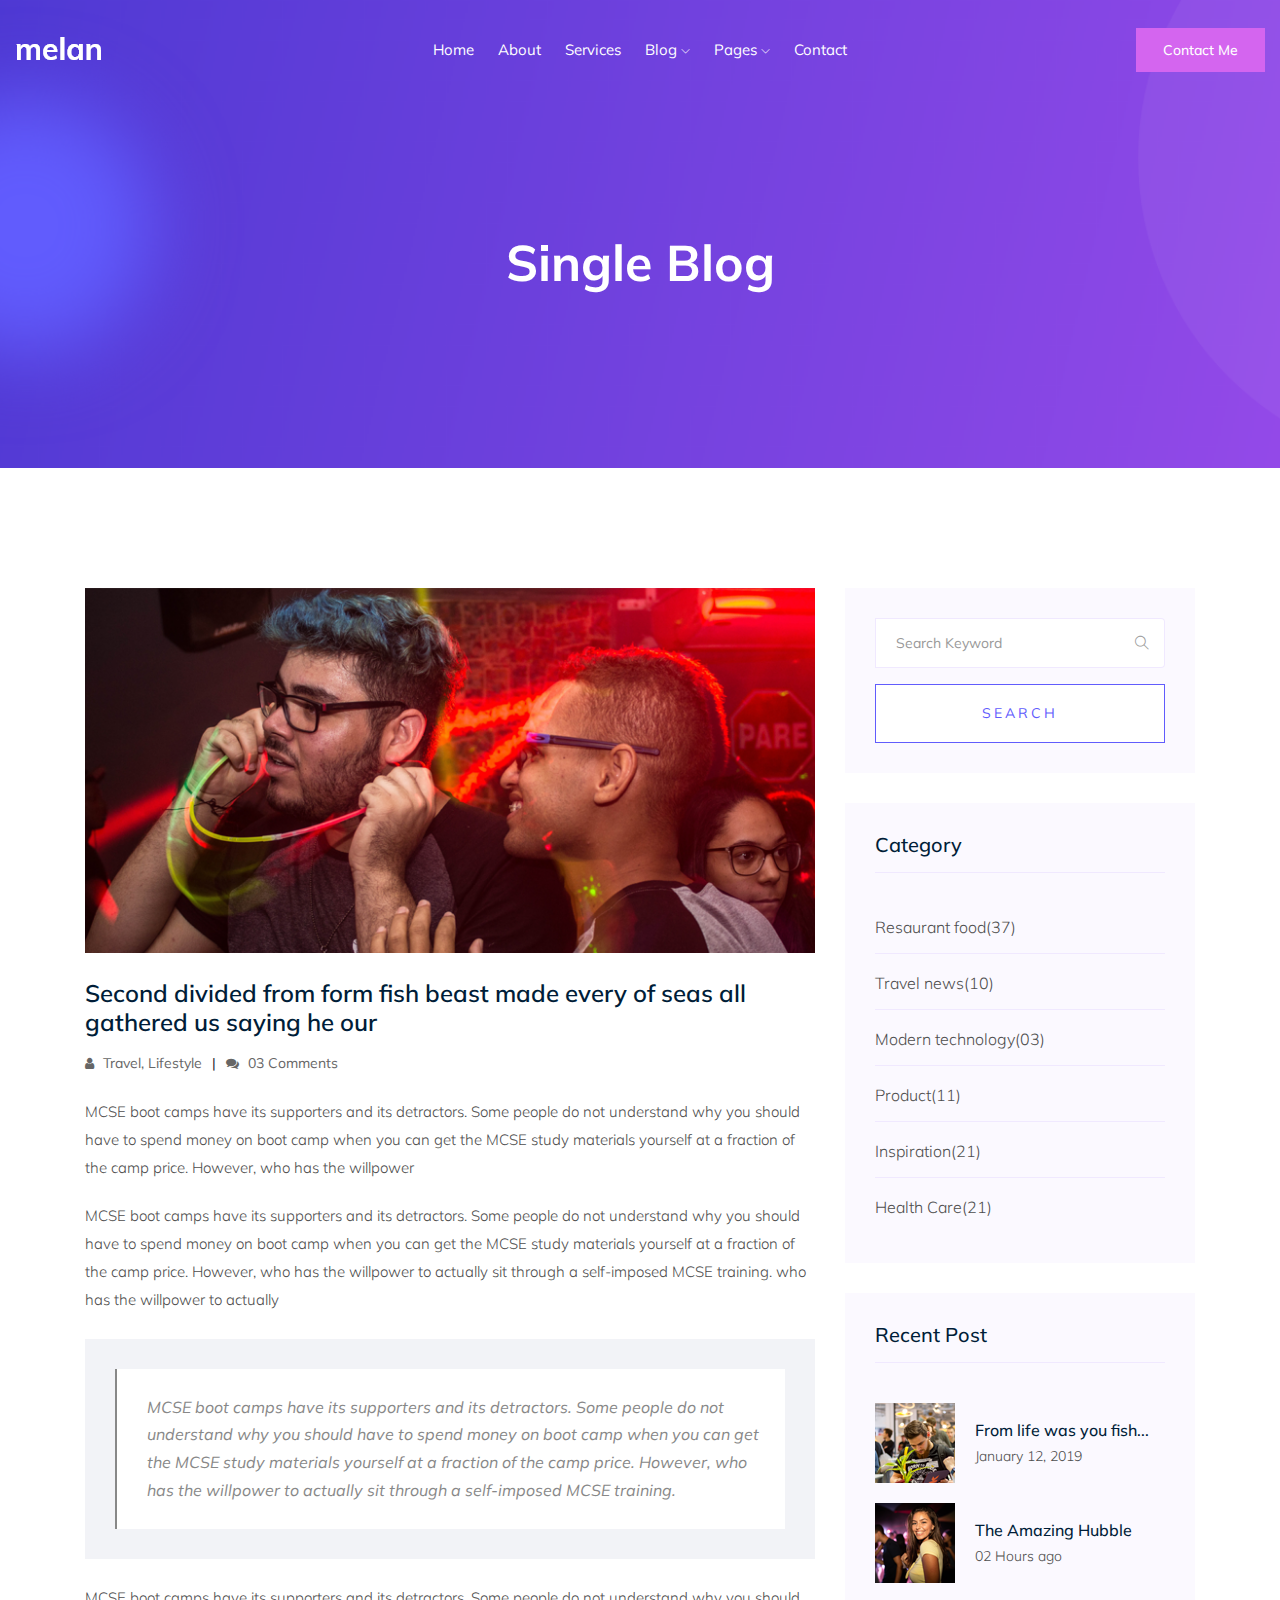
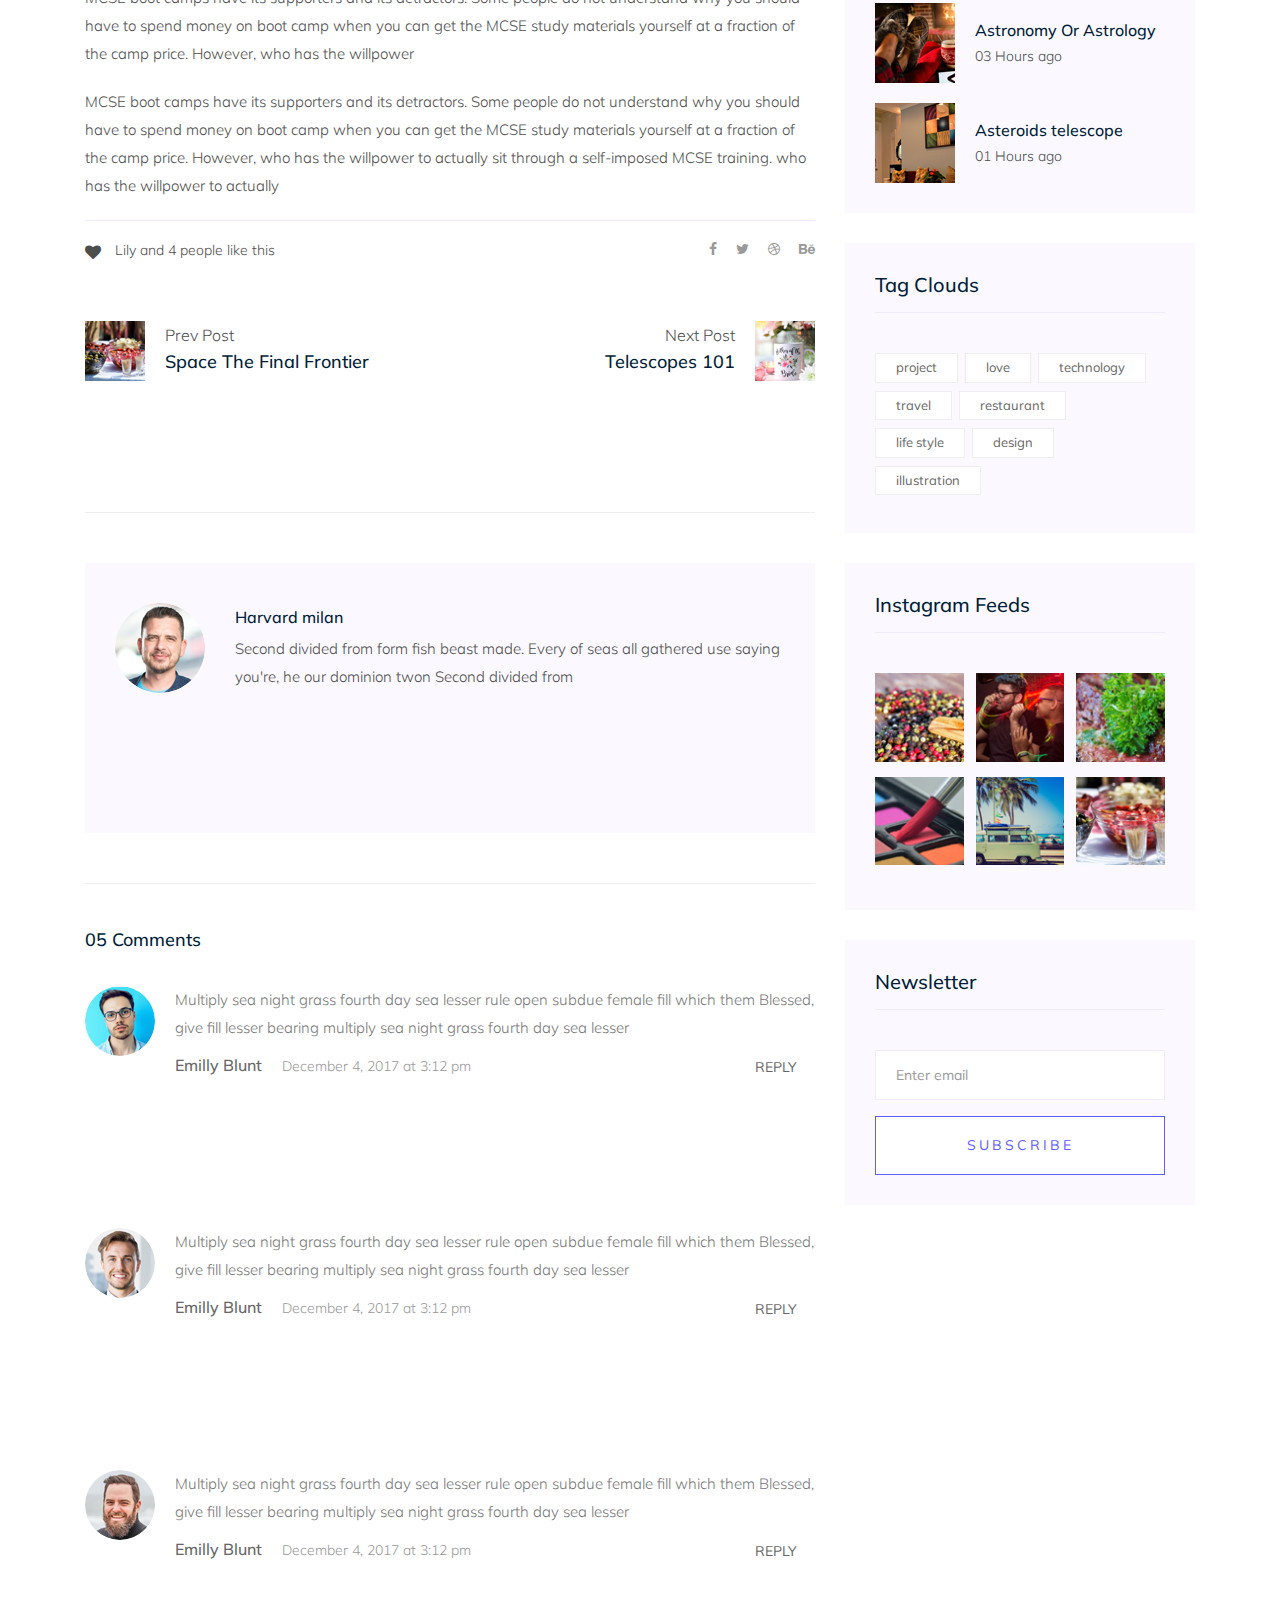
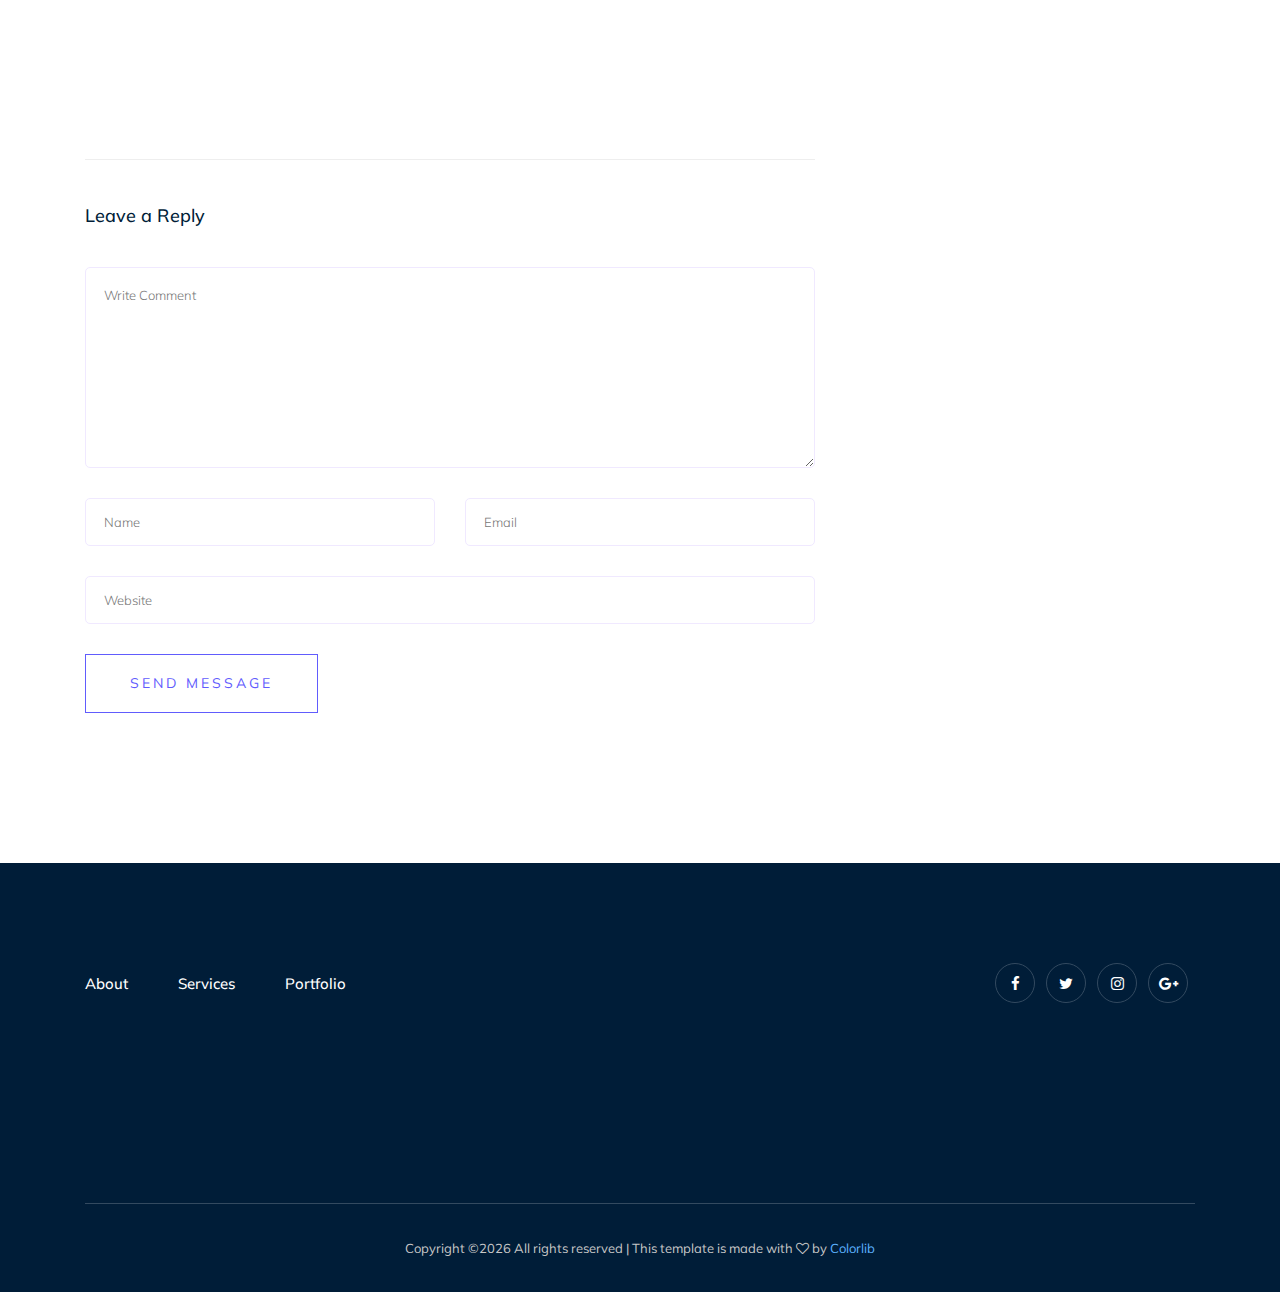
<file: single-blog.html>
<!doctype html>
<html class="no-js" lang="zxx">

<head>
   <meta charset="utf-8">
   <meta http-equiv="x-ua-compatible" content="ie=edge">
   <title>Melan</title>
   <meta name="description" content="">
   <meta name="viewport" content="width=device-width, initial-scale=1">

   <!-- <link rel="manifest" href="site.webmanifest"> -->
   <!-- Place favicon.ico in the root directory -->

   <!-- CSS here -->
   <link rel="stylesheet" href="css/bootstrap.min.css">
   <link rel="stylesheet" href="css/owl.carousel.min.css">
   <link rel="stylesheet" href="css/magnific-popup.css">
   <link rel="stylesheet" href="css/font-awesome.min.css">
   <link rel="stylesheet" href="css/themify-icons.css">
   <link rel="stylesheet" href="css/nice-select.css">
   <link rel="stylesheet" href="css/flaticon.css">
   <link rel="stylesheet" href="css/gijgo.css">
   <link rel="stylesheet" href="css/animate.min.css">
   <link rel="stylesheet" href="css/slicknav.css">
   <link rel="stylesheet" href="css/style.css">
   <!-- <link rel="stylesheet" href="css/responsive.css"> -->
</head>

<body>
   <!--[if lte IE 9]>
            <p class="browserupgrade">You are using an <strong>outdated</strong> browser. Please <a href="https://browsehappy.com/">upgrade your browser</a> to improve your experience and security.</p>
        <![endif]-->
    <!-- header-start -->
    <header>
         <div class="header-area ">
             <div id="sticky-header" class="main-header-area">
                 <div class="container-fluid">
                     <div class="row align-items-center">
                         <div class="col-xl-3 col-lg-2">
                             <div class="logo">
                                 <a href="index.html">
                                     <img src="img/logo.png" alt="">
                                 </a>
                             </div>
                         </div>
                         <div class="col-xl-6 col-lg-7">
                             <div class="main-menu  d-none d-lg-block">
                                 <nav>
                                     <ul id="navigation">
                                         <li><a class="active" href="index.html">home</a></li>
                                         <li><a href="about.html">About</a></li>
                                         <li><a href="services.html">Services</a></li>
                                         <li><a href="#">blog <i class="ti-angle-down"></i></a>
                                             <ul class="submenu">
                                                 <li><a href="blog.html">blog</a></li>
                                                 <li><a href="single-blog.html">single-blog</a></li>
                                             </ul>
                                         </li>
                                         <li><a href="#">pages <i class="ti-angle-down"></i></a>
                                             <ul class="submenu">
                                                  <li><a href="elements.html">elements</a></li>
                                             </ul>
                                         </li>
                                         <li><a href="contact.html">Contact</a></li>
                                     </ul>
                                 </nav>
                             </div>
                         </div>
                         <div class="col-xl-3 col-lg-3 d-none d-lg-block">
                             <div class="Appointment">
                                 <div class="book_btn d-none d-lg-block">
                                     <a  href="#">Contact Me</a>
                                 </div>
                             </div>
                         </div>
                         <div class="col-12">
                             <div class="mobile_menu d-block d-lg-none"></div>
                         </div>
                     </div>
 
                 </div>
             </div>
         </div>
     </header>
     <!-- header-end -->
 
     <!-- bradcam_area  -->
     <div class="bradcam_area bradcam_bg_1">
         <div class="container">
             <div class="row">
                 <div class="col-xl-12">
                     <div class="bradcam_text text-center">
                         <h3>Single Blog</h3>
                     </div>
                 </div>
             </div>
         </div>
     </div>
     <!-- /bradcam_area  -->

   <!--================Blog Area =================-->
   <section class="blog_area single-post-area section-padding">
      <div class="container">
         <div class="row">
            <div class="col-lg-8 posts-list">
               <div class="single-post">
                  <div class="feature-img">
                     <img class="img-fluid" src="img/blog/single_blog_1.png" alt="">
                  </div>
                  <div class="blog_details">
                     <h2>Second divided from form fish beast made every of seas
                        all gathered us saying he our
                     </h2>
                     <ul class="blog-info-link mt-3 mb-4">
                        <li><a href="#"><i class="fa fa-user"></i> Travel, Lifestyle</a></li>
                        <li><a href="#"><i class="fa fa-comments"></i> 03 Comments</a></li>
                     </ul>
                     <p class="excert">
                        MCSE boot camps have its supporters and its detractors. Some people do not understand why you
                        should have to spend money on boot camp when you can get the MCSE study materials yourself at a
                        fraction of the camp price. However, who has the willpower
                     </p>
                     <p>
                        MCSE boot camps have its supporters and its detractors. Some people do not understand why you
                        should have to spend money on boot camp when you can get the MCSE study materials yourself at a
                        fraction of the camp price. However, who has the willpower to actually sit through a
                        self-imposed MCSE training. who has the willpower to actually
                     </p>
                     <div class="quote-wrapper">
                        <div class="quotes">
                           MCSE boot camps have its supporters and its detractors. Some people do not understand why you
                           should have to spend money on boot camp when you can get the MCSE study materials yourself at
                           a fraction of the camp price. However, who has the willpower to actually sit through a
                           self-imposed MCSE training.
                        </div>
                     </div>
                     <p>
                        MCSE boot camps have its supporters and its detractors. Some people do not understand why you
                        should have to spend money on boot camp when you can get the MCSE study materials yourself at a
                        fraction of the camp price. However, who has the willpower
                     </p>
                     <p>
                        MCSE boot camps have its supporters and its detractors. Some people do not understand why you
                        should have to spend money on boot camp when you can get the MCSE study materials yourself at a
                        fraction of the camp price. However, who has the willpower to actually sit through a
                        self-imposed MCSE training. who has the willpower to actually
                     </p>
                  </div>
               </div>
               <div class="navigation-top">
                  <div class="d-sm-flex justify-content-between text-center">
                     <p class="like-info"><span class="align-middle"><i class="fa fa-heart"></i></span> Lily and 4
                        people like this</p>
                     <div class="col-sm-4 text-center my-2 my-sm-0">
                        <!-- <p class="comment-count"><span class="align-middle"><i class="fa fa-comment"></i></span> 06 Comments</p> -->
                     </div>
                     <ul class="social-icons">
                        <li><a href="#"><i class="fa fa-facebook-f"></i></a></li>
                        <li><a href="#"><i class="fa fa-twitter"></i></a></li>
                        <li><a href="#"><i class="fa fa-dribbble"></i></a></li>
                        <li><a href="#"><i class="fa fa-behance"></i></a></li>
                     </ul>
                  </div>
                  <div class="navigation-area">
                     <div class="row">
                        <div
                           class="col-lg-6 col-md-6 col-12 nav-left flex-row d-flex justify-content-start align-items-center">
                           <div class="thumb">
                              <a href="#">
                                 <img class="img-fluid" src="img/post/preview.png" alt="">
                              </a>
                           </div>
                           <div class="arrow">
                              <a href="#">
                                 <span class="lnr text-white ti-arrow-left"></span>
                              </a>
                           </div>
                           <div class="detials">
                              <p>Prev Post</p>
                              <a href="#">
                                 <h4>Space The Final Frontier</h4>
                              </a>
                           </div>
                        </div>
                        <div
                           class="col-lg-6 col-md-6 col-12 nav-right flex-row d-flex justify-content-end align-items-center">
                           <div class="detials">
                              <p>Next Post</p>
                              <a href="#">
                                 <h4>Telescopes 101</h4>
                              </a>
                           </div>
                           <div class="arrow">
                              <a href="#">
                                 <span class="lnr text-white ti-arrow-right"></span>
                              </a>
                           </div>
                           <div class="thumb">
                              <a href="#">
                                 <img class="img-fluid" src="img/post/next.png" alt="">
                              </a>
                           </div>
                        </div>
                     </div>
                  </div>
               </div>
               <div class="blog-author">
                  <div class="media align-items-center">
                     <img src="img/blog/author.png" alt="">
                     <div class="media-body">
                        <a href="#">
                           <h4>Harvard milan</h4>
                        </a>
                        <p>Second divided from form fish beast made. Every of seas all gathered use saying you're, he
                           our dominion twon Second divided from</p>
                     </div>
                  </div>
               </div>
               <div class="comments-area">
                  <h4>05 Comments</h4>
                  <div class="comment-list">
                     <div class="single-comment justify-content-between d-flex">
                        <div class="user justify-content-between d-flex">
                           <div class="thumb">
                              <img src="img/comment/comment_1.png" alt="">
                           </div>
                           <div class="desc">
                              <p class="comment">
                                 Multiply sea night grass fourth day sea lesser rule open subdue female fill which them
                                 Blessed, give fill lesser bearing multiply sea night grass fourth day sea lesser
                              </p>
                              <div class="d-flex justify-content-between">
                                 <div class="d-flex align-items-center">
                                    <h5>
                                       <a href="#">Emilly Blunt</a>
                                    </h5>
                                    <p class="date">December 4, 2017 at 3:12 pm </p>
                                 </div>
                                 <div class="reply-btn">
                                    <a href="#" class="btn-reply text-uppercase">reply</a>
                                 </div>
                              </div>
                           </div>
                        </div>
                     </div>
                  </div>
                  <div class="comment-list">
                     <div class="single-comment justify-content-between d-flex">
                        <div class="user justify-content-between d-flex">
                           <div class="thumb">
                              <img src="img/comment/comment_2.png" alt="">
                           </div>
                           <div class="desc">
                              <p class="comment">
                                 Multiply sea night grass fourth day sea lesser rule open subdue female fill which them
                                 Blessed, give fill lesser bearing multiply sea night grass fourth day sea lesser
                              </p>
                              <div class="d-flex justify-content-between">
                                 <div class="d-flex align-items-center">
                                    <h5>
                                       <a href="#">Emilly Blunt</a>
                                    </h5>
                                    <p class="date">December 4, 2017 at 3:12 pm </p>
                                 </div>
                                 <div class="reply-btn">
                                    <a href="#" class="btn-reply text-uppercase">reply</a>
                                 </div>
                              </div>
                           </div>
                        </div>
                     </div>
                  </div>
                  <div class="comment-list">
                     <div class="single-comment justify-content-between d-flex">
                        <div class="user justify-content-between d-flex">
                           <div class="thumb">
                              <img src="img/comment/comment_3.png" alt="">
                           </div>
                           <div class="desc">
                              <p class="comment">
                                 Multiply sea night grass fourth day sea lesser rule open subdue female fill which them
                                 Blessed, give fill lesser bearing multiply sea night grass fourth day sea lesser
                              </p>
                              <div class="d-flex justify-content-between">
                                 <div class="d-flex align-items-center">
                                    <h5>
                                       <a href="#">Emilly Blunt</a>
                                    </h5>
                                    <p class="date">December 4, 2017 at 3:12 pm </p>
                                 </div>
                                 <div class="reply-btn">
                                    <a href="#" class="btn-reply text-uppercase">reply</a>
                                 </div>
                              </div>
                           </div>
                        </div>
                     </div>
                  </div>
               </div>
               <div class="comment-form">
                  <h4>Leave a Reply</h4>
                  <form class="form-contact comment_form" action="#" id="commentForm">
                     <div class="row">
                        <div class="col-12">
                           <div class="form-group">
                              <textarea class="form-control w-100" name="comment" id="comment" cols="30" rows="9"
                                 placeholder="Write Comment"></textarea>
                           </div>
                        </div>
                        <div class="col-sm-6">
                           <div class="form-group">
                              <input class="form-control" name="name" id="name" type="text" placeholder="Name">
                           </div>
                        </div>
                        <div class="col-sm-6">
                           <div class="form-group">
                              <input class="form-control" name="email" id="email" type="email" placeholder="Email">
                           </div>
                        </div>
                        <div class="col-12">
                           <div class="form-group">
                              <input class="form-control" name="website" id="website" type="text" placeholder="Website">
                           </div>
                        </div>
                     </div>
                     <div class="form-group">
                        <button type="submit" class="button button-contactForm btn_1 boxed-btn">Send Message</button>
                     </div>
                  </form>
               </div>
            </div>
            <div class="col-lg-4">
               <div class="blog_right_sidebar">
                  <aside class="single_sidebar_widget search_widget">
                     <form action="#">
                        <div class="form-group">
                           <div class="input-group mb-3">
                              <input type="text" class="form-control" placeholder='Search Keyword'
                                 onfocus="this.placeholder = ''" onblur="this.placeholder = 'Search Keyword'">
                              <div class="input-group-append">
                                 <button class="btn" type="button"><i class="ti-search"></i></button>
                              </div>
                           </div>
                        </div>
                        <button class="button rounded-0 primary-bg text-white w-100 btn_1 boxed-btn"
                           type="submit">Search</button>
                     </form>
                  </aside>
                  <aside class="single_sidebar_widget post_category_widget">
                     <h4 class="widget_title">Category</h4>
                     <ul class="list cat-list">
                        <li>
                           <a href="#" class="d-flex">
                              <p>Resaurant food</p>
                              <p>(37)</p>
                           </a>
                        </li>
                        <li>
                           <a href="#" class="d-flex">
                              <p>Travel news</p>
                              <p>(10)</p>
                           </a>
                        </li>
                        <li>
                           <a href="#" class="d-flex">
                              <p>Modern technology</p>
                              <p>(03)</p>
                           </a>
                        </li>
                        <li>
                           <a href="#" class="d-flex">
                              <p>Product</p>
                              <p>(11)</p>
                           </a>
                        </li>
                        <li>
                           <a href="#" class="d-flex">
                              <p>Inspiration</p>
                              <p>(21)</p>
                           </a>
                        </li>
                        <li>
                           <a href="#" class="d-flex">
                              <p>Health Care</p>
                              <p>(21)</p>
                           </a>
                        </li>
                     </ul>
                  </aside>
                  <aside class="single_sidebar_widget popular_post_widget">
                     <h3 class="widget_title">Recent Post</h3>
                     <div class="media post_item">
                        <img src="img/post/post_1.png" alt="post">
                        <div class="media-body">
                           <a href="single-blog.html">
                              <h3>From life was you fish...</h3>
                           </a>
                           <p>January 12, 2019</p>
                        </div>
                     </div>
                     <div class="media post_item">
                        <img src="img/post/post_2.png" alt="post">
                        <div class="media-body">
                           <a href="single-blog.html">
                              <h3>The Amazing Hubble</h3>
                           </a>
                           <p>02 Hours ago</p>
                        </div>
                     </div>
                     <div class="media post_item">
                        <img src="img/post/post_3.png" alt="post">
                        <div class="media-body">
                           <a href="single-blog.html">
                              <h3>Astronomy Or Astrology</h3>
                           </a>
                           <p>03 Hours ago</p>
                        </div>
                     </div>
                     <div class="media post_item">
                        <img src="img/post/post_4.png" alt="post">
                        <div class="media-body">
                           <a href="single-blog.html">
                              <h3>Asteroids telescope</h3>
                           </a>
                           <p>01 Hours ago</p>
                        </div>
                     </div>
                  </aside>
                  <aside class="single_sidebar_widget tag_cloud_widget">
                     <h4 class="widget_title">Tag Clouds</h4>
                     <ul class="list">
                        <li>
                           <a href="#">project</a>
                        </li>
                        <li>
                           <a href="#">love</a>
                        </li>
                        <li>
                           <a href="#">technology</a>
                        </li>
                        <li>
                           <a href="#">travel</a>
                        </li>
                        <li>
                           <a href="#">restaurant</a>
                        </li>
                        <li>
                           <a href="#">life style</a>
                        </li>
                        <li>
                           <a href="#">design</a>
                        </li>
                        <li>
                           <a href="#">illustration</a>
                        </li>
                     </ul>
                  </aside>
                  <aside class="single_sidebar_widget instagram_feeds">
                     <h4 class="widget_title">Instagram Feeds</h4>
                     <ul class="instagram_row flex-wrap">
                        <li>
                           <a href="#">
                              <img class="img-fluid" src="img/post/post_5.png" alt="">
                           </a>
                        </li>
                        <li>
                           <a href="#">
                              <img class="img-fluid" src="img/post/post_6.png" alt="">
                           </a>
                        </li>
                        <li>
                           <a href="#">
                              <img class="img-fluid" src="img/post/post_7.png" alt="">
                           </a>
                        </li>
                        <li>
                           <a href="#">
                              <img class="img-fluid" src="img/post/post_8.png" alt="">
                           </a>
                        </li>
                        <li>
                           <a href="#">
                              <img class="img-fluid" src="img/post/post_9.png" alt="">
                           </a>
                        </li>
                        <li>
                           <a href="#">
                              <img class="img-fluid" src="img/post/post_10.png" alt="">
                           </a>
                        </li>
                     </ul>
                  </aside>
                  <aside class="single_sidebar_widget newsletter_widget">
                     <h4 class="widget_title">Newsletter</h4>
                     <form action="#">
                        <div class="form-group">
                           <input type="email" class="form-control" onfocus="this.placeholder = ''"
                              onblur="this.placeholder = 'Enter email'" placeholder='Enter email' required>
                        </div>
                        <button class="button rounded-0 primary-bg text-white w-100 btn_1 boxed-btn"
                           type="submit">Subscribe</button>
                     </form>
                  </aside>
               </div>
            </div>
         </div>
      </div>
   </section>
   <!--================ Blog Area end =================-->

 
     <!-- footer start -->
     <footer class="footer">
         <div class="footer_top">
             <div class="container">
                 <div class="row align-items-center">
                     <div class="col-xl-6 col-md-6">
                         <div class="menu_links">
                             <ul>
                                 <li><a href="#">About</a></li>
                                 <li><a href="#">Services</a></li>
                                 <li><a href="#">Portfolio</a></li>
                             </ul>
                         </div>
                     </div>
                     <div class="col-xl-6 col-md-6">
                         <div class="socail_links">
                             <ul>
                                 <li><a href="#"> <i class="fa fa-facebook"></i> </a></li>
                                 <li><a href="#"> <i class="fa fa-twitter"></i> </a></li>
                                 <li><a href="#"> <i class="fa fa-instagram"></i> </a></li>
                                 <li><a href="#"> <i class="fa fa-google-plus"></i> </a></li>
                             </ul>
                         </div>
                     </div>
                 </div>
             </div>
         </div>
         <div class="copy-right_text">
             <div class="container">
                 <div class="footer_border"></div>
                 <div class="row">
                     <div class="col-xl-12">
                         <p class="copy_right text-center">
                             <!-- Link back to Colorlib can't be removed. Template is licensed under CC BY 3.0. -->
Copyright &copy;<script>document.write(new Date().getFullYear());</script> All rights reserved | This template is made with <i class="fa fa-heart-o" aria-hidden="true"></i> by <a href="https://colorlib.com" target="_blank">Colorlib</a>
<!-- Link back to Colorlib can't be removed. Template is licensed under CC BY 3.0. -->
                         </p>
                     </div>
                 </div>
             </div>
         </div>
     </footer>
     <!--/ footer end  -->


   <!-- JS here -->
   <script src="js/vendor/modernizr-3.5.0.min.js"></script>
   <script src="js/vendor/jquery-1.12.4.min.js"></script>
   <script src="js/popper.min.js"></script>
   <script src="js/bootstrap.min.js"></script>
   <script src="js/owl.carousel.min.js"></script>
   <script src="js/isotope.pkgd.min.js"></script>
   <script src="js/ajax-form.js"></script>
   <script src="js/waypoints.min.js"></script>
   <script src="js/jquery.counterup.min.js"></script>
   <script src="js/imagesloaded.pkgd.min.js"></script>
   <script src="js/scrollIt.js"></script>
   <script src="js/jquery.scrollUp.min.js"></script>
   <script src="js/wow.min.js"></script>
   <script src="js/nice-select.min.js"></script>
   <script src="js/jquery.slicknav.min.js"></script>
   <script src="js/jquery.magnific-popup.min.js"></script>
   <script src="js/plugins.js"></script>
   <script src="js/gijgo.min.js"></script>

   <!--contact js-->
   <script src="js/contact.js"></script>
   <script src="js/jquery.ajaxchimp.min.js"></script>
   <script src="js/jquery.form.js"></script>
   <script src="js/jquery.validate.min.js"></script>
   <script src="js/mail-script.js"></script>

   <script src="js/main.js"></script>
</body>

</html>
</file>
<file: css/themify-icons.css>
@font-face {
	font-family: 'themify';
	src:url('../fonts/themify.eot?-fvbane');
	src:url('../fonts/themify.eot?#iefix-fvbane') format('embedded-opentype'),
		url('../fonts/themify.woff?-fvbane') format('woff'),
		url('../fonts/themify.ttf?-fvbane') format('truetype'),
		url('../fonts/themify.svg?-fvbane#themify') format('svg');
	font-weight: normal;
	font-style: normal;
}

[class^="ti-"], [class*=" ti-"] {
	font-family: 'themify';
	/* speak: none; */
	font-style: normal;
	font-weight: normal;
	font-variant: normal;
	text-transform: none;
	line-height: 1;

	/* Better Font Rendering =========== */
	-webkit-font-smoothing: antialiased;
	-moz-osx-font-smoothing: grayscale;
}

.ti-wand:before {
	content: "\e600";
}
.ti-volume:before {
	content: "\e601";
}
.ti-user:before {
	content: "\e602";
}
.ti-unlock:before {
	content: "\e603";
}
.ti-unlink:before {
	content: "\e604";
}
.ti-trash:before {
	content: "\e605";
}
.ti-thought:before {
	content: "\e606";
}
.ti-target:before {
	content: "\e607";
}
.ti-tag:before {
	content: "\e608";
}
.ti-tablet:before {
	content: "\e609";
}
.ti-star:before {
	content: "\e60a";
}
.ti-spray:before {
	content: "\e60b";
}
.ti-signal:before {
	content: "\e60c";
}
.ti-shopping-cart:before {
	content: "\e60d";
}
.ti-shopping-cart-full:before {
	content: "\e60e";
}
.ti-settings:before {
	content: "\e60f";
}
.ti-search:before {
	content: "\e610";
}
.ti-zoom-in:before {
	content: "\e611";
}
.ti-zoom-out:before {
	content: "\e612";
}
.ti-cut:before {
	content: "\e613";
}
.ti-ruler:before {
	content: "\e614";
}
.ti-ruler-pencil:before {
	content: "\e615";
}
.ti-ruler-alt:before {
	content: "\e616";
}
.ti-bookmark:before {
	content: "\e617";
}
.ti-bookmark-alt:before {
	content: "\e618";
}
.ti-reload:before {
	content: "\e619";
}
.ti-plus:before {
	content: "\e61a";
}
.ti-pin:before {
	content: "\e61b";
}
.ti-pencil:before {
	content: "\e61c";
}
.ti-pencil-alt:before {
	content: "\e61d";
}
.ti-paint-roller:before {
	content: "\e61e";
}
.ti-paint-bucket:before {
	content: "\e61f";
}
.ti-na:before {
	content: "\e620";
}
.ti-mobile:before {
	content: "\e621";
}
.ti-minus:before {
	content: "\e622";
}
.ti-medall:before {
	content: "\e623";
}
.ti-medall-alt:before {
	content: "\e624";
}
.ti-marker:before {
	content: "\e625";
}
.ti-marker-alt:before {
	content: "\e626";
}
.ti-arrow-up:before {
	content: "\e627";
}
.ti-arrow-right:before {
	content: "\e628";
}
.ti-arrow-left:before {
	content: "\e629";
}
.ti-arrow-down:before {
	content: "\e62a";
}
.ti-lock:before {
	content: "\e62b";
}
.ti-location-arrow:before {
	content: "\e62c";
}
.ti-link:before {
	content: "\e62d";
}
.ti-layout:before {
	content: "\e62e";
}
.ti-layers:before {
	content: "\e62f";
}
.ti-layers-alt:before {
	content: "\e630";
}
.ti-key:before {
	content: "\e631";
}
.ti-import:before {
	content: "\e632";
}
.ti-image:before {
	content: "\e633";
}
.ti-heart:before {
	content: "\e634";
}
.ti-heart-broken:before {
	content: "\e635";
}
.ti-hand-stop:before {
	content: "\e636";
}
.ti-hand-open:before {
	content: "\e637";
}
.ti-hand-drag:before {
	content: "\e638";
}
.ti-folder:before {
	content: "\e639";
}
.ti-flag:before {
	content: "\e63a";
}
.ti-flag-alt:before {
	content: "\e63b";
}
.ti-flag-alt-2:before {
	content: "\e63c";
}
.ti-eye:before {
	content: "\e63d";
}
.ti-export:before {
	content: "\e63e";
}
.ti-exchange-vertical:before {
	content: "\e63f";
}
.ti-desktop:before {
	content: "\e640";
}
.ti-cup:before {
	content: "\e641";
}
.ti-crown:before {
	content: "\e642";
}
.ti-comments:before {
	content: "\e643";
}
.ti-comment:before {
	content: "\e644";
}
.ti-comment-alt:before {
	content: "\e645";
}
.ti-close:before {
	content: "\e646";
}
.ti-clip:before {
	content: "\e647";
}
.ti-angle-up:before {
	content: "\e648";
}
.ti-angle-right:before {
	content: "\e649";
}
.ti-angle-left:before {
	content: "\e64a";
}
.ti-angle-down:before {
	content: "\e64b";
}
.ti-check:before {
	content: "\e64c";
}
.ti-check-box:before {
	content: "\e64d";
}
.ti-camera:before {
	content: "\e64e";
}
.ti-announcement:before {
	content: "\e64f";
}
.ti-brush:before {
	content: "\e650";
}
.ti-briefcase:before {
	content: "\e651";
}
.ti-bolt:before {
	content: "\e652";
}
.ti-bolt-alt:before {
	content: "\e653";
}
.ti-blackboard:before {
	content: "\e654";
}
.ti-bag:before {
	content: "\e655";
}
.ti-move:before {
	content: "\e656";
}
.ti-arrows-vertical:before {
	content: "\e657";
}
.ti-arrows-horizontal:before {
	content: "\e658";
}
.ti-fullscreen:before {
	content: "\e659";
}
.ti-arrow-top-right:before {
	content: "\e65a";
}
.ti-arrow-top-left:before {
	content: "\e65b";
}
.ti-arrow-circle-up:before {
	content: "\e65c";
}
.ti-arrow-circle-right:before {
	content: "\e65d";
}
.ti-arrow-circle-left:before {
	content: "\e65e";
}
.ti-arrow-circle-down:before {
	content: "\e65f";
}
.ti-angle-double-up:before {
	content: "\e660";
}
.ti-angle-double-right:before {
	content: "\e661";
}
.ti-angle-double-left:before {
	content: "\e662";
}
.ti-angle-double-down:before {
	content: "\e663";
}
.ti-zip:before {
	content: "\e664";
}
.ti-world:before {
	content: "\e665";
}
.ti-wheelchair:before {
	content: "\e666";
}
.ti-view-list:before {
	content: "\e667";
}
.ti-view-list-alt:before {
	content: "\e668";
}
.ti-view-grid:before {
	content: "\e669";
}
.ti-uppercase:before {
	content: "\e66a";
}
.ti-upload:before {
	content: "\e66b";
}
.ti-underline:before {
	content: "\e66c";
}
.ti-truck:before {
	content: "\e66d";
}
.ti-timer:before {
	content: "\e66e";
}
.ti-ticket:before {
	content: "\e66f";
}
.ti-thumb-up:before {
	content: "\e670";
}
.ti-thumb-down:before {
	content: "\e671";
}
.ti-text:before {
	content: "\e672";
}
.ti-stats-up:before {
	content: "\e673";
}
.ti-stats-down:before {
	content: "\e674";
}
.ti-split-v:before {
	content: "\e675";
}
.ti-split-h:before {
	content: "\e676";
}
.ti-smallcap:before {
	content: "\e677";
}
.ti-shine:before {
	content: "\e678";
}
.ti-shift-right:before {
	content: "\e679";
}
.ti-shift-left:before {
	content: "\e67a";
}
.ti-shield:before {
	content: "\e67b";
}
.ti-notepad:before {
	content: "\e67c";
}
.ti-server:before {
	content: "\e67d";
}
.ti-quote-right:before {
	content: "\e67e";
}
.ti-quote-left:before {
	content: "\e67f";
}
.ti-pulse:before {
	content: "\e680";
}
.ti-printer:before {
	content: "\e681";
}
.ti-power-off:before {
	content: "\e682";
}
.ti-plug:before {
	content: "\e683";
}
.ti-pie-chart:before {
	content: "\e684";
}
.ti-paragraph:before {
	content: "\e685";
}
.ti-panel:before {
	content: "\e686";
}
.ti-package:before {
	content: "\e687";
}
.ti-music:before {
	content: "\e688";
}
.ti-music-alt:before {
	content: "\e689";
}
.ti-mouse:before {
	content: "\e68a";
}
.ti-mouse-alt:before {
	content: "\e68b";
}
.ti-money:before {
	content: "\e68c";
}
.ti-microphone:before {
	content: "\e68d";
}
.ti-menu:before {
	content: "\e68e";
}
.ti-menu-alt:before {
	content: "\e68f";
}
.ti-map:before {
	content: "\e690";
}
.ti-map-alt:before {
	content: "\e691";
}
.ti-loop:before {
	content: "\e692";
}
.ti-location-pin:before {
	content: "\e693";
}
.ti-list:before {
	content: "\e694";
}
.ti-light-bulb:before {
	content: "\e695";
}
.ti-Italic:before {
	content: "\e696";
}
.ti-info:before {
	content: "\e697";
}
.ti-infinite:before {
	content: "\e698";
}
.ti-id-badge:before {
	content: "\e699";
}
.ti-hummer:before {
	content: "\e69a";
}
.ti-home:before {
	content: "\e69b";
}
.ti-help:before {
	content: "\e69c";
}
.ti-headphone:before {
	content: "\e69d";
}
.ti-harddrives:before {
	content: "\e69e";
}
.ti-harddrive:before {
	content: "\e69f";
}
.ti-gift:before {
	content: "\e6a0";
}
.ti-game:before {
	content: "\e6a1";
}
.ti-filter:before {
	content: "\e6a2";
}
.ti-files:before {
	content: "\e6a3";
}
.ti-file:before {
	content: "\e6a4";
}
.ti-eraser:before {
	content: "\e6a5";
}
.ti-envelope:before {
	content: "\e6a6";
}
.ti-download:before {
	content: "\e6a7";
}
.ti-direction:before {
	content: "\e6a8";
}
.ti-direction-alt:before {
	content: "\e6a9";
}
.ti-dashboard:before {
	content: "\e6aa";
}
.ti-control-stop:before {
	content: "\e6ab";
}
.ti-control-shuffle:before {
	content: "\e6ac";
}
.ti-control-play:before {
	content: "\e6ad";
}
.ti-control-pause:before {
	content: "\e6ae";
}
.ti-control-forward:before {
	content: "\e6af";
}
.ti-control-backward:before {
	content: "\e6b0";
}
.ti-cloud:before {
	content: "\e6b1";
}
.ti-cloud-up:before {
	content: "\e6b2";
}
.ti-cloud-down:before {
	content: "\e6b3";
}
.ti-clipboard:before {
	content: "\e6b4";
}
.ti-car:before {
	content: "\e6b5";
}
.ti-calendar:before {
	content: "\e6b6";
}
.ti-book:before {
	content: "\e6b7";
}
.ti-bell:before {
	content: "\e6b8";
}
.ti-basketball:before {
	content: "\e6b9";
}
.ti-bar-chart:before {
	content: "\e6ba";
}
.ti-bar-chart-alt:before {
	content: "\e6bb";
}
.ti-back-right:before {
	content: "\e6bc";
}
.ti-back-left:before {
	content: "\e6bd";
}
.ti-arrows-corner:before {
	content: "\e6be";
}
.ti-archive:before {
	content: "\e6bf";
}
.ti-anchor:before {
	content: "\e6c0";
}
.ti-align-right:before {
	content: "\e6c1";
}
.ti-align-left:before {
	content: "\e6c2";
}
.ti-align-justify:before {
	content: "\e6c3";
}
.ti-align-center:before {
	content: "\e6c4";
}
.ti-alert:before {
	content: "\e6c5";
}
.ti-alarm-clock:before {
	content: "\e6c6";
}
.ti-agenda:before {
	content: "\e6c7";
}
.ti-write:before {
	content: "\e6c8";
}
.ti-window:before {
	content: "\e6c9";
}
.ti-widgetized:before {
	content: "\e6ca";
}
.ti-widget:before {
	content: "\e6cb";
}
.ti-widget-alt:before {
	content: "\e6cc";
}
.ti-wallet:before {
	content: "\e6cd";
}
.ti-video-clapper:before {
	content: "\e6ce";
}
.ti-video-camera:before {
	content: "\e6cf";
}
.ti-vector:before {
	content: "\e6d0";
}
.ti-themify-logo:before {
	content: "\e6d1";
}
.ti-themify-favicon:before {
	content: "\e6d2";
}
.ti-themify-favicon-alt:before {
	content: "\e6d3";
}
.ti-support:before {
	content: "\e6d4";
}
.ti-stamp:before {
	content: "\e6d5";
}
.ti-split-v-alt:before {
	content: "\e6d6";
}
.ti-slice:before {
	content: "\e6d7";
}
.ti-shortcode:before {
	content: "\e6d8";
}
.ti-shift-right-alt:before {
	content: "\e6d9";
}
.ti-shift-left-alt:before {
	content: "\e6da";
}
.ti-ruler-alt-2:before {
	content: "\e6db";
}
.ti-receipt:before {
	content: "\e6dc";
}
.ti-pin2:before {
	content: "\e6dd";
}
.ti-pin-alt:before {
	content: "\e6de";
}
.ti-pencil-alt2:before {
	content: "\e6df";
}
.ti-palette:before {
	content: "\e6e0";
}
.ti-more:before {
	content: "\e6e1";
}
.ti-more-alt:before {
	content: "\e6e2";
}
.ti-microphone-alt:before {
	content: "\e6e3";
}
.ti-magnet:before {
	content: "\e6e4";
}
.ti-line-double:before {
	content: "\e6e5";
}
.ti-line-dotted:before {
	content: "\e6e6";
}
.ti-line-dashed:before {
	content: "\e6e7";
}
.ti-layout-width-full:before {
	content: "\e6e8";
}
.ti-layout-width-default:before {
	content: "\e6e9";
}
.ti-layout-width-default-alt:before {
	content: "\e6ea";
}
.ti-layout-tab:before {
	content: "\e6eb";
}
.ti-layout-tab-window:before {
	content: "\e6ec";
}
.ti-layout-tab-v:before {
	content: "\e6ed";
}
.ti-layout-tab-min:before {
	content: "\e6ee";
}
.ti-layout-slider:before {
	content: "\e6ef";
}
.ti-layout-slider-alt:before {
	content: "\e6f0";
}
.ti-layout-sidebar-right:before {
	content: "\e6f1";
}
.ti-layout-sidebar-none:before {
	content: "\e6f2";
}
.ti-layout-sidebar-left:before {
	content: "\e6f3";
}
.ti-layout-placeholder:before {
	content: "\e6f4";
}
.ti-layout-menu:before {
	content: "\e6f5";
}
.ti-layout-menu-v:before {
	content: "\e6f6";
}
.ti-layout-menu-separated:before {
	content: "\e6f7";
}
.ti-layout-menu-full:before {
	content: "\e6f8";
}
.ti-layout-media-right-alt:before {
	content: "\e6f9";
}
.ti-layout-media-right:before {
	content: "\e6fa";
}
.ti-layout-media-overlay:before {
	content: "\e6fb";
}
.ti-layout-media-overlay-alt:before {
	content: "\e6fc";
}
.ti-layout-media-overlay-alt-2:before {
	content: "\e6fd";
}
.ti-layout-media-left-alt:before {
	content: "\e6fe";
}
.ti-layout-media-left:before {
	content: "\e6ff";
}
.ti-layout-media-center-alt:before {
	content: "\e700";
}
.ti-layout-media-center:before {
	content: "\e701";
}
.ti-layout-list-thumb:before {
	content: "\e702";
}
.ti-layout-list-thumb-alt:before {
	content: "\e703";
}
.ti-layout-list-post:before {
	content: "\e704";
}
.ti-layout-list-large-image:before {
	content: "\e705";
}
.ti-layout-line-solid:before {
	content: "\e706";
}
.ti-layout-grid4:before {
	content: "\e707";
}
.ti-layout-grid3:before {
	content: "\e708";
}
.ti-layout-grid2:before {
	content: "\e709";
}
.ti-layout-grid2-thumb:before {
	content: "\e70a";
}
.ti-layout-cta-right:before {
	content: "\e70b";
}
.ti-layout-cta-left:before {
	content: "\e70c";
}
.ti-layout-cta-center:before {
	content: "\e70d";
}
.ti-layout-cta-btn-right:before {
	content: "\e70e";
}
.ti-layout-cta-btn-left:before {
	content: "\e70f";
}
.ti-layout-column4:before {
	content: "\e710";
}
.ti-layout-column3:before {
	content: "\e711";
}
.ti-layout-column2:before {
	content: "\e712";
}
.ti-layout-accordion-separated:before {
	content: "\e713";
}
.ti-layout-accordion-merged:before {
	content: "\e714";
}
.ti-layout-accordion-list:before {
	content: "\e715";
}
.ti-ink-pen:before {
	content: "\e716";
}
.ti-info-alt:before {
	content: "\e717";
}
.ti-help-alt:before {
	content: "\e718";
}
.ti-headphone-alt:before {
	content: "\e719";
}
.ti-hand-point-up:before {
	content: "\e71a";
}
.ti-hand-point-right:before {
	content: "\e71b";
}
.ti-hand-point-left:before {
	content: "\e71c";
}
.ti-hand-point-down:before {
	content: "\e71d";
}
.ti-gallery:before {
	content: "\e71e";
}
.ti-face-smile:before {
	content: "\e71f";
}
.ti-face-sad:before {
	content: "\e720";
}
.ti-credit-card:before {
	content: "\e721";
}
.ti-control-skip-forward:before {
	content: "\e722";
}
.ti-control-skip-backward:before {
	content: "\e723";
}
.ti-control-record:before {
	content: "\e724";
}
.ti-control-eject:before {
	content: "\e725";
}
.ti-comments-smiley:before {
	content: "\e726";
}
.ti-brush-alt:before {
	content: "\e727";
}
.ti-youtube:before {
	content: "\e728";
}
.ti-vimeo:before {
	content: "\e729";
}
.ti-twitter:before {
	content: "\e72a";
}
.ti-time:before {
	content: "\e72b";
}
.ti-tumblr:before {
	content: "\e72c";
}
.ti-skype:before {
	content: "\e72d";
}
.ti-share:before {
	content: "\e72e";
}
.ti-share-alt:before {
	content: "\e72f";
}
.ti-rocket:before {
	content: "\e730";
}
.ti-pinterest:before {
	content: "\e731";
}
.ti-new-window:before {
	content: "\e732";
}
.ti-microsoft:before {
	content: "\e733";
}
.ti-list-ol:before {
	content: "\e734";
}
.ti-linkedin:before {
	content: "\e735";
}
.ti-layout-sidebar-2:before {
	content: "\e736";
}
.ti-layout-grid4-alt:before {
	content: "\e737";
}
.ti-layout-grid3-alt:before {
	content: "\e738";
}
.ti-layout-grid2-alt:before {
	content: "\e739";
}
.ti-layout-column4-alt:before {
	content: "\e73a";
}
.ti-layout-column3-alt:before {
	content: "\e73b";
}
.ti-layout-column2-alt:before {
	content: "\e73c";
}
.ti-instagram:before {
	content: "\e73d";
}
.ti-google:before {
	content: "\e73e";
}
.ti-github:before {
	content: "\e73f";
}
.ti-flickr:before {
	content: "\e740";
}
.ti-facebook:before {
	content: "\e741";
}
.ti-dropbox:before {
	content: "\e742";
}
.ti-dribbble:before {
	content: "\e743";
}
.ti-apple:before {
	content: "\e744";
}
.ti-android:before {
	content: "\e745";
}
.ti-save:before {
	content: "\e746";
}
.ti-save-alt:before {
	content: "\e747";
}
.ti-yahoo:before {
	content: "\e748";
}
.ti-wordpress:before {
	content: "\e749";
}
.ti-vimeo-alt:before {
	content: "\e74a";
}
.ti-twitter-alt:before {
	content: "\e74b";
}
.ti-tumblr-alt:before {
	content: "\e74c";
}
.ti-trello:before {
	content: "\e74d";
}
.ti-stack-overflow:before {
	content: "\e74e";
}
.ti-soundcloud:before {
	content: "\e74f";
}
.ti-sharethis:before {
	content: "\e750";
}
.ti-sharethis-alt:before {
	content: "\e751";
}
.ti-reddit:before {
	content: "\e752";
}
.ti-pinterest-alt:before {
	content: "\e753";
}
.ti-microsoft-alt:before {
	content: "\e754";
}
.ti-linux:before {
	content: "\e755";
}
.ti-jsfiddle:before {
	content: "\e756";
}
.ti-joomla:before {
	content: "\e757";
}
.ti-html5:before {
	content: "\e758";
}
.ti-flickr-alt:before {
	content: "\e759";
}
.ti-email:before {
	content: "\e75a";
}
.ti-drupal:before {
	content: "\e75b";
}
.ti-dropbox-alt:before {
	content: "\e75c";
}
.ti-css3:before {
	content: "\e75d";
}
.ti-rss:before {
	content: "\e75e";
}
.ti-rss-alt:before {
	content: "\e75f";
}
</file>
<file: css/nice-select.css>
.nice-select {
  -webkit-tap-highlight-color: transparent;
  background-color: #fff;
  border-radius: 5px;
  border: solid 1px #e8e8e8;
  box-sizing: border-box;
  clear: both;
  cursor: pointer;
  display: block;
  float: left;
  font-family: inherit;
  font-size: 14px;
  font-weight: normal;
  height: 42px;
  line-height: 40px;
  outline: none;
  padding-left: 18px;
  padding-right: 30px;
  position: relative;
  text-align: left !important;
  -webkit-transition: all 0.2s ease-in-out;
  transition: all 0.2s ease-in-out;
  -webkit-user-select: none;
     -moz-user-select: none;
      -ms-user-select: none;
          user-select: none;
  white-space: nowrap;
  width: auto; }
  .nice-select:hover {
    border-color: #dbdbdb; }
  .nice-select:active, .nice-select.open, .nice-select:focus {
    border-color: #999; }


  .nice-select.disabled {
    border-color: #ededed;
    color: #999;
    pointer-events: none; }
    .nice-select.disabled:after {
      border-color: #cccccc; }
  .nice-select.wide {
    width: 100%; }
    .nice-select.wide .list {
      left: 0 !important;
      right: 0 !important; }
  .nice-select.right {
    float: right; }
    .nice-select.right .list {
      left: auto;
      right: 0; }
  .nice-select.small {
    font-size: 12px;
    height: 36px;
    line-height: 34px; }
    .nice-select.small:after {
      height: 4px;
      width: 4px; }
    .nice-select.small .option {
      line-height: 34px;
      min-height: 34px; }
  .nice-select .list {
    background-color: #fff;
    border-radius: 5px;
    box-shadow: 0 0 0 1px rgba(68, 68, 68, 0.11);
    box-sizing: border-box;
    margin-top: 4px;
    opacity: 0;
    overflow: hidden;
    padding: 0;
    pointer-events: none;
    position: absolute;
    top: 100%;
    left: 0;
    -webkit-transform-origin: 50% 0;
        -ms-transform-origin: 50% 0;
            transform-origin: 50% 0;
    -webkit-transform: scale(0.75) translateY(-21px);
        -ms-transform: scale(0.75) translateY(-21px);
            transform: scale(0.75) translateY(-21px);
    -webkit-transition: all 0.2s cubic-bezier(0.5, 0, 0, 1.25), opacity 0.15s ease-out;
    transition: all 0.2s cubic-bezier(0.5, 0, 0, 1.25), opacity 0.15s ease-out;
    z-index: 9; }
    .nice-select .list:hover .option:not(:hover) {
      background-color: transparent !important; }
  .nice-select .option {
    cursor: pointer;
    font-weight: 400;
    line-height: 40px;
    list-style: none;
    min-height: 40px;
    outline: none;
    padding-left: 18px;
    padding-right: 29px;
    text-align: left;
    -webkit-transition: all 0.2s;
    transition: all 0.2s; }
    .nice-select .option:hover, .nice-select .option.focus, .nice-select .option.selected.focus {
      background-color: #f6f6f6; }
    .nice-select .option.selected {
      font-weight: bold; }
    .nice-select .option.disabled {
      background-color: transparent;
      color: #999;
      cursor: default; }

.no-csspointerevents .nice-select .list {
  display: none; }

.no-csspointerevents .nice-select.open .list {
  display: block; }





  /* ,,,,,,,,,,,,,,,, */


  .nice-select:after {
    content: "\e64b";
    display: block;
    height: 5px;
    margin-top: -5px;
    pointer-events: none;
    position: absolute;
    right: 30px;
    top: 8px;
    transition: all 0.15s ease-in-out;
    width: 5px;
    font-family: 'themify';
    color: #ddd; }

    .nice-select.open:after {
 }
    .nice-select.open .list {
      opacity: 1;
      pointer-events: auto;
      -webkit-transform: scale(1) translateY(0);
          -ms-transform: scale(1) translateY(0);
              transform: scale(1) translateY(0); }
</file>
<file: css/flaticon.css>
/*
  	Flaticon icon font: Flaticon
  	Creation date: 07/09/2019 08:07
  	*/

	  @font-face {
		font-family: "Flaticon";
		src: url("../fonts/Flaticon.eot");
		src: url("../fonts/Flaticon.eot");
		src: url("../fonts/Flaticon.eot?#iefix") format("embedded-opentype"),
			 url("../fonts/Flaticon.woff2") format("woff2"),
			 url("../fonts/Flaticon.woff") format("woff"),
			 url("../fonts/Flaticon.ttf") format("truetype"),
			 url("../fonts/Flaticon.svg#Flaticon") format("svg");
		font-weight: normal;
		font-style: normal;
	  }
	  
	  @media screen and (-webkit-min-device-pixel-ratio:0) {
		@font-face {
		  font-family: "Flaticon";
		  src: url("./Flaticon.svg#Flaticon") format("svg");
		}
	  }
	  
	  [class^="flaticon-"]:before, [class*=" flaticon-"]:before,
	  [class^="flaticon-"]:after, [class*=" flaticon-"]:after {   
		font-family: Flaticon;
			  font-size: 20px;
	  font-style: normal;
	  margin-left: 20px;
	  }
	  
	.flaticon-legal-paper:before {
		content: "\e001";
	}
	.flaticon-case:before {
		content: "\e002";
	}
	.flaticon-survey:before {
		content: "\e003";
	}
	.flaticon-bar-chart:before {
		content: "\e004";
	}
	.flaticon-controls:before {
		content: "\e005";
	}
	.flaticon-puzzle:before {
		content: "\e006";
	}
	.flaticon-right:before {
		content: "\e007";
	}
</file>
<file: css/gijgo.css>
.gj-button {
    background-color: #f5f5f5;
    border: 1px solid #ddd;
    color: #000;
    border-radius: 3px;
    padding: 6px 10px;
    cursor: pointer;
}

.gj-unselectable {
    -webkit-touch-callout: none;
    -webkit-user-select: none;
    -khtml-user-select: none;
    -moz-user-select: none;
    -ms-user-select: none;
    user-select: none;
}

.gj-row {
    display: -webkit-box;
    display: -ms-flexbox;
    display: flex;
    -ms-flex-wrap: wrap;
    flex-wrap: wrap;
}

.gj-margin-left-5 {
    margin-left: 5px;
}

.gj-margin-left-10 {
    margin-left: 10px;
}

.gj-width-full {
    width: 100%;
}

.gj-cursor-pointer {
    cursor: pointer;
}

.gj-text-align-center {
    text-align: center;
}

.gj-font-size-16 {
    font-size: 16px;
}

.gj-hidden {
    display: none;
}

/** Material Design */
.gj-button-md {
    background: 0 0;
    border: none;
    border-radius: 2px;
    color: rgba(0, 0, 0, 0.87);
    position: relative;
    height: 36px;
    margin: 0;
    min-width: 64px;
    padding: 0 16px;
    display: inline-block;
    font-family: "Roboto","Helvetica","Arial",sans-serif;
    font-size: 1rem;
    font-weight: 500;
    text-transform: uppercase;
    letter-spacing: 0;
    overflow: hidden;
    will-change: box-shadow;
    transition: box-shadow .2s cubic-bezier(.4,0,1,1),background-color .2s cubic-bezier(.4,0,.2,1),color .2s cubic-bezier(.4,0,.2,1);
    outline: none;
    cursor: pointer;
    text-decoration: none;
    text-align: center;
    line-height: 36px;
    vertical-align: middle;
    overflow: hidden;
    -webkit-user-select: none;
    -moz-user-select: none;
    -ms-user-select: none;
    user-select: none;
}

.gj-button-md:hover {
    background-color: rgba(158,158,158,.2);
}

.gj-button-md:disabled {
    color: rgba(0,0,0,.26);
    background: 0 0;
}

.gj-button-md .material-icons,
.gj-button-md .gj-icon {
    vertical-align: middle;
    /*font-size: 1.3rem;
    margin-right: 4px;*/
}

.gj-button-md.gj-button-md-icon {
    width: 24px;
    height: 31px;
    min-width: 24px;
    padding: 0px;
    display: table;
}

.gj-button-md.gj-button-md-icon .material-icons,
.gj-button-md.gj-button-md-icon .gj-icon {
    display: table-cell;
    margin-right: 0px;
    width: 24px;
    height: 24px;
}

.gj-button-md.active {
    background-color: rgba(158,158,158,.4);
}

.gj-button-md-group {
    position: relative;
    display: inline-block;
    vertical-align: middle;
}

.gj-textbox-md {
    border: none;
    border-bottom: 1px solid rgba(0,0,0,.42);
    display: block;
    font-family: "Helvetica","Arial",sans-serif;
    font-size: 16px;
    line-height: 16px;
    padding: 4px 0px;
    margin: 0;
    width: 100%;
    background: 0 0;
    text-align: left;
    color: rgba(0,0,0,.87);
}

.gj-textbox-md:focus,
.gj-textbox-md:active {
    border-bottom: 2px solid rgba(0,0,0,.42);
    outline: none;
}

.gj-textbox-md::placeholder {
    color: #8e8e8e;
}

.gj-textbox-md:-ms-input-placeholder {
    color: #8e8e8e;
}

.gj-textbox-md::-ms-input-placeholder {
    color: #8e8e8e;
}

.gj-md-spacer-24 {
    min-width: 24px;
    width: 24px;
    display: inline-block;
}

.gj-md-spacer-32 {
    min-width: 32px;
    width: 32px;
    display: inline-block;
}

.gj-modal {
    position: fixed;
    top: 0;
    right: 0;
    bottom: 0;
    left: 0;
    z-index: 1203;
    display: none;
    overflow: hidden;
    -webkit-overflow-scrolling: touch;
    outline: 0;
    background-color: rgba(0, 0, 0, 0.54118);
    transition: 200ms ease opacity;
    will-change: opacity;
}

/* List */
ul.gj-list li [data-role="wrapper"] {
    display: table;
    width: 100%;
}

ul.gj-list li [data-role="checkbox"] {
    display: table-cell;
    vertical-align:middle;
    text-align:center;
}

ul.gj-list li [data-role="image"] {
    display: table-cell;
    vertical-align:middle;
    text-align:center;
}

ul.gj-list li [data-role="display"] {
    display: table-cell;
    vertical-align:middle;
    cursor: pointer;
}

ul.gj-list li [data-role="display"]:empty:before {
  content: "\200b"; /* unicode zero width space character */
}

/* List - Bootstrap */
ul.gj-list-bootstrap {
    padding-left: 0px;
    margin-bottom: 0px;
}

ul.gj-list-bootstrap li {
    padding: 0px;
}

ul.gj-list-bootstrap li [data-role="wrapper"] {
    padding: 0px 10px;
}

ul.gj-list-bootstrap li [data-role="checkbox"] {
    width: 24px;
    padding: 3px;
}

ul.gj-list-bootstrap li [data-role="image"] {
    width: 24px;
    height: 24px;
}

ul.gj-list-bootstrap li [data-role="display"] {
    padding: 8px 0px 8px 4px;
}

.list-group-item.active ul li, .list-group-item.active:focus ul li, .list-group-item.active:hover ul li {
    text-shadow: none;
    color:initial;
}

/* List - Material Design */
ul.gj-list-md {
    padding: 0px;
    list-style: none;
    list-style-type: none;
    line-height: 24px;
    letter-spacing: 0;
    color: #616161; /* Gray 700 */
}

ul.gj-list-md li {
    display: list-item;
    list-style-type: none;
    padding: 0px;
    min-height: unset;
    box-sizing: border-box;
    align-items: center;
    cursor: default;
    overflow: hidden;

    font-family: "Roboto","Helvetica","Arial",sans-serif;
    font-size: 16px;
    font-weight: 400;
    letter-spacing: .04em;
    line-height: 1;
    
    -webkit-flex-direction: row;
    -ms-flex-direction: row;
    flex-direction: row;
    -webkit-flex-wrap: nowrap;
    -ms-flex-wrap: nowrap;
    flex-wrap: nowrap;
}

ul.gj-list-md li [data-role="checkbox"] {
    height: 24px;
    width: 24px;
}

ul.gj-list-md li [data-role="image"] {
    height: 24px;
    width: 24px;
}

ul.gj-list-md li [data-role="display"] {
    padding: 8px 0px 8px 5px;
    order: 0;
    flex-grow: 2;
    text-decoration: none;
    box-sizing: border-box;
    align-items: center;
    text-align: left;
    color: rgba(0,0,0,.87);
}

ul.gj-list-md li.disabled>[data-role="wrapper"]>[data-role="display"] {
    color: #9E9E9E; /* Gray 500 */
}

.gj-list-md-active {
    background: #e0e0e0;
    color: #3f51b5;
}


/* Picker */
.gj-picker {
    position: absolute;
    z-index: 1203;
    background-color: #fff;
}

.gj-picker .selected {
    color: #fff;
}

/* Material Design */
.gj-picker-md {
    font-family: "Roboto","Helvetica","Arial",sans-serif;
    font-size: 16px;
    font-weight: 400;
    letter-spacing: .04em;
    line-height: 1;
    color: rgba(0,0,0,.87);
    border: 1px solid #E0E0E0;
}

.gj-modal .gj-picker-md {
    border: 0px;
}

.gj-picker-md [role="header"] {
    color: rgba(255, 255, 255, 0.54);
    display: flex;
    background: #2196f3;
    align-items: baseline;
    user-select: none;
    justify-content: center;
}

.gj-picker-md [role="footer"] {
    float: right;
    padding: 10px;
}

.gj-picker-md [role="footer"] button.gj-button-md {
    color: #2196f3;
    font-weight: bold;
    font-size: 13px;
}

/* Bootstrap */
.gj-picker-bootstrap {
    border-radius: 4px;
    border: 1px solid #E0E0E0;
}

.gj-picker-bootstrap .selected {
    color: #888;
}

.gj-picker-bootstrap [role="header"] {
    background: #eee;
    color: #AAA;
}
@font-face {
    font-family: 'gijgo-material';
    src: url('../fonts/gijgo-material.eot?235541');
    src: url('../fonts/gijgo-material.eot?235541#iefix') format('embedded-opentype'), url('../fonts/gijgo-material.ttf?235541') format('truetype'), url('../fonts/gijgo-material.woff?235541') format('woff'), url('../fonts/gijgo-material.svg?235541#gijgo-material') format('svg');
    font-weight: normal;
    font-style: normal;
}

.gj-icon {
    /* use !important to prevent issues with browser extensions that change fonts */
    font-family: 'gijgo-material' !important;
    font-size: 24px;
    speak: none;
    font-style: normal;
    font-weight: normal;
    font-variant: normal;
    text-transform: none;
    line-height: 1;
    /* Enable Ligatures ================ */
    letter-spacing: 0;
    -webkit-font-feature-settings: "liga";
    -moz-font-feature-settings: "liga=1";
    -moz-font-feature-settings: "liga";
    -ms-font-feature-settings: "liga" 1;
    font-feature-settings: "liga";
    -webkit-font-variant-ligatures: discretionary-ligatures;
    font-variant-ligatures: discretionary-ligatures;
    /* Better Font Rendering =========== */
    -webkit-font-smoothing: antialiased;
    -moz-osx-font-smoothing: grayscale;
}

.gj-icon.undo:before {
    content: "\e900";
}

.gj-icon.vertical-align-top:before {
    content: "\e901";
}

.gj-icon.vertical-align-center:before {
    content: "\e902";
}

.gj-icon.vertical-align-bottom:before {
    content: "\e903";
}

.gj-icon.arrow-dropup:before {
    content: "\e904";
}

.gj-icon.clock:before {
    content: "\e905";
}

.gj-icon.refresh:before {
    content: "\e906";
}

.gj-icon.last-page:before {
    content: "\e907";
}

.gj-icon.first-page:before {
    content: "\e908";
}

.gj-icon.cancel:before {
    content: "\e909";
}

.gj-icon.clear:before {
    content: "\e90a";
}

.gj-icon.check-circle:before {
    content: "\e90b";
}

.gj-icon.delete:before {
    content: "\e90c";
}

.gj-icon.arrow-upward:before {
    content: "\e90d";
}

.gj-icon.arrow-forward:before {
    content: "\e90e";
}

.gj-icon.arrow-downward:before {
    content: "\e90f";
}

.gj-icon.arrow-back:before {
    content: "\e910";
}

.gj-icon.list-numbered:before {
    content: "\e911";
}

.gj-icon.list-bulleted:before {
    content: "\e912";
}

.gj-icon.indent-increase:before {
    content: "\e913";
}

.gj-icon.indent-decrease:before {
    content: "\e914";
}

.gj-icon.redo:before {
    content: "\e915";
}

.gj-icon.align-right:before {
    content: "\e916";
}

.gj-icon.align-left:before {
    content: "\e917";
}

.gj-icon.align-justify:before {
    content: "\e918";
}

.gj-icon.align-center:before {
    content: "\e919";
}

.gj-icon.strikethrough:before {
    content: "\e91a";
}

.gj-icon.italic:before {
    content: "\e91b";
}

.gj-icon.underlined:before {
    content: "\e91c";
}

.gj-icon.bold:before {
    content: "\e91d";
}

.gj-icon.arrow-dropdown:before {
    content: "\e91e";
}

.gj-icon.done:before {
    content: "\e91f";
}

.gj-icon.pencil:before {
    content: "\e920";
}

.gj-icon.minus:before {
    content: "\e921";
}

.gj-icon.plus:before {
    content: "\e922";
}

.gj-icon.chevron-up:before {
    content: "\e923";
}

.gj-icon.chevron-right:before {
    content: "\e924";
}

.gj-icon.chevron-down:before {
    content: "\e925";
}

.gj-icon.chevron-left:before {
    content: "\e926";
}

.gj-icon.event:before {
    content: "\e927";
}
.gj-draggable {
    cursor: move;
}
.gj-resizable-handle {
    position: absolute;
    font-size: 0.1px;
    display: block;
    -ms-touch-action: none;
    touch-action: none;
    z-index: 1203;
}

.gj-resizable-n {
    cursor: n-resize;
    height: 7px;
    width: 100%;
    top: -5px;
    left: 0;
}
.gj-resizable-e {
    cursor: e-resize;
    width: 7px;
    right: -5px;
    top: 0;
    height: 100%;
}
.gj-resizable-s {
    cursor: s-resize;
    height: 7px;
    width: 100%;
    bottom: -5px;
    left: 0;
}
.gj-resizable-w {
	cursor: w-resize;
	width: 7px;
	left: -5px;
	top: 0;
	height: 100%;
}
.gj-resizable-se {
	cursor: se-resize;
	width: 12px;
	height: 12px;
	right: 1px;
	bottom: 1px;
}
.gj-resizable-sw {
	cursor: sw-resize;
	width: 9px;
	height: 9px;
	left: -5px;
	bottom: -5px;
}
.gj-resizable-nw {
	cursor: nw-resize;
	width: 9px;
	height: 9px;
	left: -5px;
	top: -5px;
}
.gj-resizable-ne {
	cursor: ne-resize;
	width: 9px;
	height: 9px;
	right: -5px;
	top: -5px;
}

.gj-dialog-footer {
    position: absolute;
    bottom: 0px;
    width: 100%;
    margin-top: 0px;
}

.gj-dialog-scrollable [data-role="body"] {
    overflow-x: hidden;
    overflow-y: scroll;
}

/** Bootstrap 3 **/
.gj-dialog-bootstrap {
    overflow: hidden;
    z-index: 1202;
}

.gj-dialog-bootstrap [data-role="title"] {
    display: inline;
}
.gj-dialog-bootstrap [data-role="close"] {
    line-height: 1.42857143;
}

/** Bootstrap 4 **/
.gj-dialog-bootstrap4 {
    overflow: hidden;
    z-index: 1202;
}

.gj-dialog-bootstrap4 [data-role="title"] {
    display: inline;
}
.gj-dialog-bootstrap4 [data-role="close"] {
    line-height: 1.5;
}

/** Material Design **/
.gj-dialog-md {
    background-color: #FFF;
    overflow: hidden;
    border: none;
    box-shadow: 0 11px 15px -7px rgba(0,0,0,.2), 0 24px 38px 3px rgba(0,0,0,.14), 0 9px 46px 8px rgba(0,0,0,.12);
    box-sizing: border-box;
    position: relative;
    display: -webkit-box;
    display: -webkit-flex;
    display: -ms-flexbox;
    display: flex;
    -webkit-box-orient: vertical;
    -webkit-box-direction: normal;
    -webkit-flex-direction: column;
    -ms-flex-direction: column;
    flex-direction: column;
    -webkit-background-clip: padding-box;
    background-clip: padding-box;
    outline: 0;
    z-index: 1202;
}

.gj-dialog-md-header {
    padding: 24px 24px 0px 24px;
    font-family: "Roboto","Helvetica","Arial",sans-serif;
}

.gj-dialog-md-title {
    margin: 0;
    font-weight: 400;
    display: inline;
    line-height: 28px;
    font-size: 20px;
}

.gj-dialog-md-close {
    -webkit-appearance: none;
    padding: 0;
    cursor: pointer;
    background: 0 0;
    border: 0;
    float: right;
    line-height: 28px;
    font-size: 28px;
}

.gj-dialog-md-body {
    padding: 20px 24px 24px 24px;
    color: rgba(0,0,0,.54);
    font-family: "Helvetica","Arial",sans-serif;
    font-size: 14px;
    font-weight: 400;
    line-height: 20px;
}

.gj-dialog-md-footer {
    padding: 8px 8px 8px 24px;
    display: -webkit-flex;
    display: -ms-flexbox;
    display: flex;
    -webkit-flex-direction: row-reverse;
    -ms-flex-direction: row-reverse;
    flex-direction: row-reverse;
    -webkit-flex-wrap: wrap;
    -ms-flex-wrap: wrap;
    flex-wrap: wrap;

    box-sizing: border-box;
}

.gj-dialog-md-footer>*:first-child {
    margin-right: 0;
}

.gj-dialog-md-footer>* {
    margin-right: 8px;
    height: 36px;
}
DIV.gj-grid-wrapper {
    margin: auto;
    position: relative;
    clear:both;
    z-index: 1;
}

TABLE.gj-grid {
    margin: auto;    
    border-collapse: collapse;
    width: 100%;
    table-layout: fixed;
}

TABLE.gj-grid THEAD TH [data-role="selectAll"] {
    margin: auto;
}

TABLE.gj-grid THEAD TH [data-role="title"] {
    display: inline-block;
}

TABLE.gj-grid THEAD TH [data-role="sorticon"] {
    display: inline-block;
}

TABLE.gj-grid THEAD TH {
    overflow: hidden;
    text-overflow: ellipsis;
}

TABLE.gj-grid.autogrow-header-row THEAD TH {
    overflow: auto;
    text-overflow: initial;
    white-space: pre-wrap;
    -ms-word-break: break-word;
    word-break: break-word;
}

TABLE.gj-grid > tbody > tr > td {
    overflow: hidden;
    position: relative;
}

table.gj-grid tbody div[data-role="display"] {
    vertical-align: middle;
    text-indent: 0;
    white-space: pre-wrap;
    -ms-word-break: break-word;
    word-break: break-word;
}

table.gj-grid.fixed-body-rows tbody div[data-role="display"] {
    overflow: hidden;
    text-overflow: ellipsis;
    white-space: nowrap;
    -ms-word-break: initial;
    word-break: initial;
}

table.gj-grid tfoot DIV[data-role="display"] {
    vertical-align: middle;
    text-indent: 0;
    display: flex;
}

TABLE.gj-grid .fa {
    padding: 2px;
}

TABLE.gj-grid > tbody > tr > td > div {
    padding: 2px;
    overflow: hidden;
}

DIV.gj-grid-wrapper DIV.gj-grid-loading-cover
{
    background: #BBBBBB;
    opacity: 0.5;
    position: absolute;
    vertical-align: middle;
}

DIV.gj-grid-wrapper DIV.gj-grid-loading-text
{
    position: absolute;
    font-weight: bold;
}

/* Bootstrap Theme */
table.gj-grid-bootstrap thead th {
    background-color: #f5f5f5;
    vertical-align:middle;
}

table.gj-grid-bootstrap thead th [data-role="sorticon"] {
    margin-left: 5px;
}

table.gj-grid-bootstrap thead th [data-role="sorticon"] i.gj-icon,
table.gj-grid-bootstrap thead th [data-role="sorticon"] i.material-icons {
    position: absolute;
    font-size: 20px;
    top: 15px;
}

table.gj-grid-bootstrap tbody tr td div[data-role="display"] {
    padding: 0px;
}

.gj-grid-bootstrap-4 .gj-checkbox-bootstrap {
    display: inline-block;
    padding-top: 2px;
}

.gj-grid-bootstrap-4 tbody tr.active {
    background-color: rgba(0,0,0,.075);
}

/* Material Design Theme */
.gj-grid-md {
    position: relative;
    border: 1px solid #e0e0e0;
    border-collapse: collapse;
    white-space: nowrap;
    font-size: 13px;
    font-family: "Roboto","Helvetica","Arial",sans-serif;
    background-color: #fff;
}

.gj-grid-md td:first-of-type, .gj-grid-md th:first-of-type {
    padding-left: 24px;
}

.gj-grid-md th {
    position: relative;
    vertical-align: bottom;
    font-weight: 700;
    line-height: 31px;
    letter-spacing: 0;
    height: 56px;
    font-size: 12px;
    color: rgba(0,0,0,.54);
    padding-bottom: 8px;
    box-sizing: border-box;
    padding: 12px 18px;
    text-align: right;
}

.gj-grid-md td {
    position: relative;
    height: 48px;
    border-top: 1px solid #e0e0e0;
    border-bottom: 1px solid #e0e0e0;
    padding: 12px 18px;
    box-sizing: border-box;
    text-align: left;
    color: rgba(0,0,0,.87);
}

.gj-grid-md tbody tr {
    position: relative;
    height: 48px;
    transition-duration: .28s;
    transition-timing-function: cubic-bezier(.4,0,.2,1);
    transition-property: background-color;
}

.gj-grid-md tbody tr:hover {
    background-color: #EEEEEE; /* Gray 200 */
}

.gj-grid-md tbody tr.gj-grid-md-select {
    background-color: #F5F5F5; /* Grey 100 */
}


table.gj-grid-md thead th [data-role="sorticon"] {
    margin-left: 5px;
}

table.gj-grid-md thead th [data-role="sorticon"] i.gj-icon,
table.gj-grid-md thead th [data-role="sorticon"] i.material-icons {
    position: absolute;
    font-size: 16px;
    top: 19px;
}

table.gj-grid-md thead th.gj-grid-select-all {
    padding-bottom: 3px;
}
/* Hide all prioritized columns by default */
@media only all {
	th.display-1120,
	td.display-1120,
	th.display-960,
	td.display-960,
	th.display-800,
	td.display-800,
	th.display-640,
	td.display-640,
	th.display-480,
	td.display-480,
	th.display-320,
	td.display-320 {
		display: none;
	}
}

/* Show at 320px (20em x 16px) */
@media screen and (min-width: 20em) {
	TABLE.gj-grid-bootstrap th.display-320,
	TABLE.gj-grid-bootstrap td.display-320 {
		display: table-cell;
	}
}
/* Show at 480px (30em x 16px) */
@media screen and (min-width: 30em) {
	TABLE.gj-grid-bootstrap th.display-480,
	TABLE.gj-grid-bootstrap td.display-480 {
		display: table-cell;
	}
}
/* Show at 640px (40em x 16px) */
@media screen and (min-width: 40em) {
	TABLE.gj-grid-bootstrap th.display-640,
	TABLE.gj-grid-bootstrap td.display-640 {
		display: table-cell;
	}
}
/* Show at 800px (50em x 16px) */
@media screen and (min-width: 50em) {
	TABLE.gj-grid-bootstrap th.display-800,
	TABLE.gj-grid-bootstrap td.display-800 {
		display: table-cell;
	}
}
/* Show at 960px (60em x 16px) */
@media screen and (min-width: 60em) {
	TABLE.gj-grid-bootstrap th.display-960,
	TABLE.gj-grid-bootstrap td.display-960 {
		display: table-cell;
	}
}
/* Show at 1,120px (70em x 16px) */
@media screen and (min-width: 70em) {
	TABLE.gj-grid-bootstrap th.display-1120,
	TABLE.gj-grid-bootstrap td.display-1120 {
		display: table-cell;
	}
}

/* Material Design Theme */
.gj-grid-md tfoot tr th {
    padding-right: 14px;
}

.gj-grid-md tfoot tr[data-role="pager"] .gj-grid-mdl-pager-label {
    padding-left: 5px;
    padding-right: 5px;
}

.gj-grid-md tfoot tr[data-role="pager"] .gj-dropdown-md {
    margin-left: 12px;
}

.gj-grid-md tfoot tr[data-role="pager"] .gj-dropdown-md [role="presenter"] {
    font-size: 12px;
    font-weight: bold;
    color: rgba(0,0,0,.54);
}

.gj-grid-md tfoot tr[data-role="pager"] .gj-dropdown-md [role="presenter"] [role="display"] {
    text-align: right;
}

.gj-grid-md tfoot tr[data-role="pager"] .gj-grid-md-limit-select {
    margin-left: 10px;
    font-size: 12px;
    font-weight: bold;
    color: rgba(0,0,0,.54);
}

/* Bootstrap */
.gj-grid-bootstrap tfoot tr[data-role="pager"] th {
    line-height: 30px;
    background-color: #f5f5f5;
}

.gj-grid-bootstrap tfoot tr[data-role="pager"] th > div > div {
    margin-right: 5px;
}

.gj-grid-bootstrap tfoot tr[data-role="pager"] th > div > button {
    margin-right: 5px;
}

.gj-grid-bootstrap-4 tfoot tr[data-role="pager"] th > div button {
    height: 34px;
}

.gj-grid-bootstrap-4 tfoot tr[data-role="pager"] th div .gj-dropdown-bootstrap-4 .gj-dropdown-expander-mi .gj-icon {
    top: 5px;
}

.gj-grid-bootstrap-3 tfoot tr[data-role="pager"] th > div > input {
    margin-right: 5px;
    width: 40px;
    text-align: right;
    display: inline-block;
    font-weight: bold;
}

.gj-grid-bootstrap-4 tfoot tr[data-role="pager"] th > div > div.input-group {
    width: 40px;
}

.gj-grid-bootstrap-4 tfoot tr[data-role="pager"] th > div > div.input-group input {
    text-align: right;
    font-weight: bold;
    height: 34px;
    padding-top: 2px;
    padding-bottom: 6px;
}

.gj-grid-bootstrap tfoot tr[data-role="pager"] th > div > select {
    display: inline-block;
    margin-right: 5px;
    width: 60px;
}

.gj-grid-bootstrap tfoot tr[data-role="pager"] th .gj-dropdown-bootstrap .gj-list-bootstrap [data-role="display"] {
    line-height: 14px;
}

.gj-grid-bootstrap tfoot tr[data-role="pager"] th .gj-dropdown-bootstrap [role="presenter"] [role="display"] {
    font-weight: bold;
}

.gj-grid-bootstrap tfoot tr[data-role="pager"] th .gj-dropdown-bootstrap-3 [role="presenter"] {
    padding: 2px 8px;
}

.gj-grid-bootstrap tfoot tr[data-role="pager"] th .gj-dropdown-bootstrap-4 [role="presenter"] {
    padding: 1px 8px;
}
.gj-grid thead tr th div.gj-grid-column-resizer-wrapper {
    position: relative;
    width: 100%;
    height: 0px; 
    top: 0px; 
    left: 0px; 
    padding: 0px;
}

span.gj-grid-column-resizer {
    position: absolute;
    right: 0px;
    width: 10px;
    top: -100px;
    height: 300px;
    z-index: 1203;
    cursor: e-resize;
}

.gj-grid-resize-cursor {
    cursor: e-resize;
}
.gj-grid-md tbody tr.gj-grid-top-border td {
  border-top: 2px solid #777;
}
.gj-grid-md tbody tr.gj-grid-bottom-border td {
  border-bottom: 2px solid #777;
}

.gj-grid-bootstrap tbody tr.gj-grid-top-border td {
  border-top: 2px solid #777;
}
.gj-grid-bootstrap tbody tr.gj-grid-bottom-border td {
  border-bottom: 2px solid #777;
}
.gj-grid-md thead tr th.gj-grid-left-border,
.gj-grid-md tbody tr td.gj-grid-left-border
{
    border-left: 3px solid #777;
}
.gj-grid-md thead tr th.gj-grid-right-border,
.gj-grid-md tbody tr td.gj-grid-right-border
{
    border-right: 3px solid #777;
}

.gj-grid-bootstrap thead tr th.gj-grid-left-border,
.gj-grid-bootstrap tbody tr td.gj-grid-left-border
{
    border-left: 5px solid #ddd;
}
.gj-grid-bootstrap thead tr th.gj-grid-right-border,
.gj-grid-bootstrap tbody tr td.gj-grid-right-border
{
    border-right: 5px solid #ddd;
}
.gj-dirty {
    position: absolute;
    top: 0px;
    left: 0px;
    border-style: solid;
    border-width: 3px;
    border-color: #f00 transparent transparent #f00;
    padding: 0;
    overflow: hidden;
    vertical-align: top;
}

/* Material Design */
.gj-grid-md tbody tr td.gj-grid-management-column {
    padding: 3px;
}

.gj-grid-md tbody tr td[data-mode="edit"] {
    padding: 0px 18px;
}

.gj-grid-md tbody .gj-dropdown-md [role="presenter"] [role="display"] {
    padding: 0px;
}

/* Bootstrap */
.gj-grid-bootstrap tbody tr td[data-mode="edit"] {
    padding: 0px;
}

.gj-grid-bootstrap tbody tr td[data-mode="edit"] [data-role="edit"] {
    padding: 0px;
}

/* Bootstrap 3 */
.gj-grid-bootstrap-3 tbody tr td.gj-grid-management-column {
    padding: 3px;
}

.gj-grid-bootstrap-3 tbody tr td[data-mode="edit"] {
    height: 38px;
}

.gj-grid-bootstrap-3 tbody tr td[data-mode="edit"] [data-role="edit"] input[type="text"] {
    height: 37px;
    padding: 8px;
}

.gj-grid-bootstrap-3 tbody tr td[data-mode="edit"] .gj-dropdown-bootstrap [role="presenter"] {
    border: 0px;
    border-radius: 0px;
    height: 37px;
    padding-left: 8px;
}

.gj-grid-bootstrap-3 tbody tr td[data-mode="edit"] .gj-datepicker-bootstrap {
    height: 37px;
}

.gj-grid-bootstrap-3 tbody tr td[data-mode="edit"] .gj-datepicker-bootstrap [role="input"] {
    height: 37px;
    border:0px;
    border-radius: 0px;
}

.gj-grid-bootstrap-3 tbody tr td[data-mode="edit"] .gj-datepicker-bootstrap [role="right-icon"] {
    border:0px;
    border-radius: 0px;
}

.gj-grid-bootstrap-3 tbody tr td[data-mode="edit"] .gj-checkbox-bootstrap {
    display: inline-block;
    padding-top: 10px;
    height: 32px;
}

/* Bootstrap 4 */
.gj-grid-bootstrap-4 tbody tr td.gj-grid-management-column {
    padding: 6px;
}

.gj-grid-bootstrap-4 tbody tr td[data-mode="edit"] [data-role="edit"] input[type="text"] {
    height: 48px;
    padding-left: 12px;
}

.gj-grid-bootstrap-4 tbody tr td[data-mode="edit"] .gj-dropdown-bootstrap [role="presenter"] {
    border: 0px;
    border-radius: 0px;
    height: 48px;
    padding-left: 12px;
    font-family: -apple-system,system-ui,BlinkMacSystemFont,"Segoe UI",Roboto,"Helvetica Neue",Arial,sans-serif;
}

.gj-grid-bootstrap-4 tbody tr td[data-mode="edit"] .gj-dropdown-bootstrap-4 [role="expander"].gj-dropdown-expander-mi .gj-icon,
.gj-grid-bootstrap-4 tbody tr td[data-mode="edit"] .gj-dropdown-bootstrap-4 [role="expander"].gj-dropdown-expander-mi .material-icons {
    top: 13px;
}

.gj-grid-bootstrap-4 tbody tr td[data-mode="edit"] .gj-datepicker-bootstrap {
    height: 48px;
}

.gj-grid-bootstrap-4 tbody tr td[data-mode="edit"] .gj-datepicker-bootstrap [role="input"] {
    height: 48px;
    border:0px;
    border-radius: 0px;
}

.gj-grid-bootstrap-4 tbody tr td[data-mode="edit"] .gj-datepicker-bootstrap [role="right-icon"] {
    background-color: #fff;
}

.gj-grid-bootstrap-4 tbody tr td[data-mode="edit"] .gj-datepicker-bootstrap [role="right-icon"] button {
    border: 0px;
    border-radius: 0px;
    width: 43px;
    position: relative;
}

.gj-grid-bootstrap-4 tbody tr td[data-mode="edit"] .gj-datepicker-bootstrap [role="right-icon"] .gj-icon,
.gj-grid-bootstrap-4 tbody tr td[data-mode="edit"] .gj-datepicker-bootstrap [role="right-icon"] .material-icons {
    top: 13px;
    left: 10px;
    font-size: 24px;
}

.gj-grid-bootstrap-4 tbody tr td[data-mode="edit"] .gj-checkbox-bootstrap {
    display: inline-block;
    padding-top: 15px;
    height: 42px;
}
.gj-grid-md thead tr[data-role="filter"] th {
    border-top: 1px solid #e0e0e0;
}

div.gj-grid-wrapper div.gj-grid-bootstrap-toolbar {
    background-color: #f5f5f5;
    padding: 8px;
    font-weight: bold;
    border: 1px solid #ddd;
}

div.gj-grid-wrapper div.gj-grid-bootstrap-4-toolbar {
    background-color: #f5f5f5;
    padding: 12px;
    font-weight: bold;
    border: 1px solid #ddd;
}

div.gj-grid-wrapper div.gj-grid-md-toolbar {
    font-weight: bold;
    font-size: 24px;
    font-family: "Helvetica","Arial",sans-serif;
    background-color: rgb(255, 255, 255);
    
    border-top: 1px solid #e0e0e0;
    border-left: 1px solid #e0e0e0;
    border-right: 1px solid #e0e0e0;
    border-bottom: 0px;
    border-collapse: collapse;

    padding: 0 18px 0px 18px;
    line-height: 56px;
}
table.gj-grid-scrollable tbody {
    overflow-y: auto;
    overflow-x: hidden;
    display: block;
}

/* Material Design */
table.gj-grid-md.gj-grid-scrollable {
    border-bottom: 0px;
}

table.gj-grid-md.gj-grid-scrollable tbody {
    border-right: 1px solid #e0e0e0;
    border-bottom: 1px solid #e0e0e0;
}

table.gj-grid-md.gj-grid-scrollable tfoot {
    border-bottom: 1px solid #e0e0e0;
}

/* Bootstrap 3 */
table.gj-grid-bootstrap.gj-grid-scrollable {
    border-bottom: 0px;
}

table.gj-grid-bootstrap.gj-grid-scrollable tbody {
    border-right: 1px solid #ddd;
    border-bottom: 1px solid #ddd;
}

table.gj-grid-bootstrap.gj-grid-scrollable tbody tr[data-role="row"]:first-child td {
    border-top: 0px;
}

table.gj-grid-bootstrap.gj-grid-scrollable tbody tr[data-role="row"] td:first-child {
    border-left: 0px;
}

table.gj-grid-bootstrap.gj-grid-scrollable tbody tr[data-role="row"] td:last-child {
    border-right: 0px;
}

table.gj-grid-bootstrap.gj-grid-scrollable tfoot {
    border-bottom: 1px solid #ddd;
}

ul.gj-list li [data-role="spacer"] {
    display: table-cell;
}

ul.gj-list li [data-role="expander"] {
    display: table-cell;
    vertical-align:middle;
    text-align:center;
    cursor: pointer;
}

[data-type="tree"] ul li [data-role="expander"].gj-tree-material-icons-expander {
    width: 24px;
}

[data-type="tree"] ul li [data-role="expander"].gj-tree-font-awesome-expander {
    width: 24px;
}

[data-type="tree"] ul li [data-role="expander"].gj-tree-glyphicons-expander {
    width: 24px;
}

[data-type="tree"] ul li [data-role="expander"].gj-tree-glyphicons-expander .glyphicon {
    top: 4px;
    height: 24px;
}

/* Bootstrap Theme */
.gj-tree-bootstrap-3 ul.gj-list-bootstrap li {
    border: 0px;
    border-radius: 0px;
    color: #333;
}

.gj-tree-bootstrap-3 ul.gj-list-bootstrap li.active {
    color: #fff;
}

.gj-tree-bootstrap-3 ul.gj-list-bootstrap li.disabled {
    color: #777;
    background-color: #eee;
}

.gj-tree-bootstrap-4 ul.gj-list-bootstrap li {
    border: 0px;
    border-radius: 0px;
    color: #212529;
}

.gj-tree-bootstrap-4 ul.gj-list-bootstrap li.active {
    color: #fff;
}

.gj-tree-bootstrap-4 ul.gj-list-bootstrap li.disabled {
    color: #868e96;
}

.gj-tree-bootstrap-4 ul.gj-list-bootstrap li ul.gj-list-bootstrap {
    width: 100%;
}

.gj-tree-bootstrap-border ul.gj-list-bootstrap li {
    border: 1px solid #ddd;
}

.gj-tree-bootstrap-border ul.gj-list-bootstrap li ul.gj-list-bootstrap li {
    border-left: 0px;
    border-right: 0px;
}

.gj-tree-bootstrap-border ul.gj-list-bootstrap li:first-child {
    border-top-left-radius: 4px;
    border-top-right-radius: 4px;
}

.gj-tree-bootstrap-border ul.gj-list-bootstrap li:last-child {
    border-bottom-left-radius: 4px;
    border-bottom-right-radius: 4px;
}

.gj-tree-bootstrap-border ul.gj-list-bootstrap li ul.gj-list-bootstrap li:first-child {
    border-top-left-radius: 0px;
    border-top-right-radius: 0px;
}

.gj-tree-bootstrap-border ul.gj-list-bootstrap li ul.gj-list-bootstrap li:last-child {
    border-bottom: 0px;
    border-bottom-left-radius: 0px;
    border-bottom-right-radius: 0px;
}

ul.gj-list-bootstrap li [data-role="expander"].gj-tree-material-icons-expander {
    padding-top: 8px;
    padding-bottom: 4px;
}

ul.gj-list-bootstrap li [data-role="expander"].gj-tree-material-icons-expander .gj-icon {
    width: 24px;
    height: 24px;
}

/* Material Design Theme */
ul.gj-list-md li.disabled > [data-role="wrapper"] > [data-role="expander"] {
    color: #9E9E9E; /* Gray 500 */
}

.gj-tree-md-border ul.gj-list-md li {
    border: 1px solid #616161; /* Gray 700 */
    margin-bottom: -1px;
}

.gj-tree-md-border ul.gj-list-md li ul.gj-list-md li {
    border-left: 0px;
    border-right: 0px;
}

.gj-tree-md-border ul.gj-list-md li ul.gj-list-md li:last-child {
    border-bottom: 0px;
}
.gj-tree-drop-above {    
    border-top: 1px solid #000;
}

.gj-tree-drop-below {
    border-bottom: 1px solid #000;
}

.gj-tree-bootstrap-3 ul.gj-list-bootstrap li [data-role="wrapper"].drop-above {
    border-top: 2px solid #000;
}

.gj-tree-bootstrap-3 ul.gj-list-bootstrap li [data-role="wrapper"].drop-below {
    border-bottom: 2px solid #000;
}

.gj-tree-bootstrap-4 ul.gj-list-bootstrap li [data-role="wrapper"].drop-above {
    border-top: 2px solid #000;
}

.gj-tree-bootstrap-4 ul.gj-list-bootstrap li [data-role="wrapper"].drop-below {
    border-bottom: 2px solid #000;
}

.gj-tree-drag-el {
    padding: 0px;
    margin: 0px;
    z-index: 1203;
}

.gj-tree-drag-el li {
    padding: 0px;
    margin: 0px;
}

.gj-tree-drag-el [data-role="wrapper"] {
    cursor: move;
    display: table;
}

.gj-tree-drag-el [data-role="indicator"] {
    width: 14px;
    padding: 0px 3px;
    display: table-cell;
    vertical-align: middle;
    text-align: center;
}

.gj-tree-bootstrap-drag-el li.list-group-item {
    border: 0px;
    background: unset;
}

.gj-tree-bootstrap-drag-el [data-role="indicator"] {
    width: 24px;
    height: 24px;
    padding: 0px;
}

.gj-tree-md-drag-el [data-role="indicator"] {
    width: 24px;
    height: 24px;
    padding: 0px;
}
/* Bootstrap */
.gj-checkbox-bootstrap {
    min-width: 0;
    font-size: 0;
    font-weight: normal;
    margin: 0px;
    text-align: center;
    width: 18px;
    height: 18px;
    position: relative;
    display: inline;
}

.gj-checkbox-bootstrap input[type="checkbox"] {
    display: none;
    margin-bottom: -12px;
}

.gj-checkbox-bootstrap span {
    background: #fff;
    display: block;
    content: " ";
    width: 18px;
    height: 18px;
    line-height: 11px;
    font-size: 11px;
    padding: 2px;
    color: #555555;
    border: 1px solid #CCCCCC;
    border-radius: 3px;
    transition: box-shadow 0.2s linear, border-color 0.2s linear;
    cursor: pointer;
    margin: auto;
}

.gj-checkbox-bootstrap input[type="checkbox"]:focus + span:before {
    outline: 0;
    box-shadow: 0 0 0 0 #66afe9, 0 0 6px rgba(102, 175, 233, .6);
    border-color: #66afe9;
}

.gj-checkbox-bootstrap input[type="checkbox"][disabled] + span {
    opacity: 0.6;
    cursor: not-allowed;
}

/* Bootstrap 4 */
.gj-checkbox-bootstrap.gj-checkbox-bootstrap-4 span {
    line-height: 16px;
    padding: 0px;
}

.gj-checkbox-bootstrap-4.gj-checkbox-material-icons input[type="checkbox"]:checked + span:after {
    font-size: 16px;
}

.gj-checkbox-bootstrap-4.gj-checkbox-material-icons input[type="checkbox"]:indeterminate + span:after {
    font-size: 16px;
}

/* Material Design */
.gj-checkbox-md {
    min-width: 0;
    font-size: 0;
    font-weight: normal;
    margin: 0px;
    text-align: center;
    width: 16px;
    height: 16px;
    position: relative;
}

.gj-checkbox-md input[type="checkbox"] {
    display: none;
    margin-bottom: -12px;
}

.gj-checkbox-md span {
    display: inline-block;
    box-sizing: border-box;
    width: 16px;
    height: 16px;
    margin: 0;
    cursor: pointer;
    overflow: hidden;
    border: 2px solid #616161; /* Gray 700 */
    border-radius: 2px;
    z-index: 2;
}

.gj-checkbox-md input[type="checkbox"]:checked + span {
    border: 2px solid #536DFE; /* Indigo A200 */
}

.gj-checkbox-md input[type="checkbox"]:checked + span:after {
    color: #FFF;
    background-color: #536DFE; /* Indigo A200 */
    position: absolute;
    left: 1px;
    top: -15px;
}

.gj-checkbox-md input[type="checkbox"]:indeterminate + span {
    border: 2px solid #616161; /* Gray 700 */
}

.gj-checkbox-md input[type="checkbox"]:indeterminate + span:after {    
    color: #616161;/*color: rgba(0, 0, 0, 1);*/
    position: absolute;
    left: 1px;
    top: -15px;
}

.gj-checkbox-md input[type="checkbox"][disabled] + span {
    border: 2px solid #9E9E9E;
}

.gj-checkbox-md input[type="checkbox"][disabled] + span:after {
    background-color: #9E9E9E;
}

.gj-checkbox-md input[type="checkbox"][disabled]:indeterminate + span:after {
    color: #FFFFFF;
}

/* Material Icons */
.gj-checkbox-material-icons input[type="checkbox"]:checked + span:after {
    content: "\e91f";
    font-size: 14px;
    font-weight: bold;
    white-space: pre;
}

.gj-checkbox-material-icons input[type="checkbox"]:indeterminate + span:after {
    content: "\e921";
    font-size: 14px;
    font-weight: bold;
    white-space: pre;
}

/* Glyphicons */
.gj-checkbox-glyphicons input[type="checkbox"]:checked + span:after {
    display: inline-block;
    font-family: 'Glyphicons Halflings';
    content: "\e013 ";
}

.gj-checkbox-glyphicons input[type="checkbox"]:indeterminate + span:after {
    display: inline-block;
    font-family: 'Glyphicons Halflings';
    content: "\2212 ";
    padding-right: 1px;
}

/* fontawesome */
.gj-checkbox-fontawesome .fa {
    font-size: 14px;
}
.gj-checkbox-bootstrap.gj-checkbox-fontawesome .fa {
    line-height: 18px;
}

.gj-checkbox-fontawesome input[type="checkbox"]:checked + span:before {
    content: "\f00c ";
}

.gj-checkbox-fontawesome input[type="checkbox"]:indeterminate + span:before {
    content: "\f068 ";
}
.gj-editor [role="body"] {
    overflow: auto;
    outline: 0px solid transparent;
    box-sizing: border-box;
}

/* Material Design */
.gj-editor-md {
    padding: 7px;
    font-family: "Roboto","Helvetica","Arial",sans-serif;
    font-size: 14px;
    font-weight: 500;
    letter-spacing: 0;
    border: 1px solid rgba(158,158,158,.2);
}

.gj-editor-md [role="toolbar"] {
    margin-bottom: 7px;
}

.gj-editor-md [role="toolbar"] .gj-button-md {
    min-width: 54px;
    margin-right: 5px;
}

.gj-editor-md [role="toolbar"] .gj-button-md .gj-icon {
    width: 24px;
    height: 24px;
}

.gj-editor-md [role="body"] {
    border: 1px solid rgba(158,158,158,.2);
}

.gj-editor-md p {
    margin: 0;
    padding: 0;
}

.gj-editor-md blockquote {
    font-size: 14px;
}

/* Bootstrap */
.gj-editor-bootstrap {
    padding: 7px;
    border: 1px solid #eceeef;
}

.gj-editor-bootstrap [role="toolbar"] {
    margin-bottom: 7px;
}

.gj-editor-bootstrap [role="toolbar"] .btn-group {
    margin-right: 10px;
}

.gj-editor-bootstrap [role="toolbar"] button {
    height: 36px;
}

.gj-editor-bootstrap [role="body"] {
    border: 1px solid #eceeef;
}

.gj-editor-bootstrap p {
    margin: 0;
    padding: 0;
}

.gj-editor-bootstrap blockquote {
    font-size: 14px;
}
.gj-dropdown {
    position: relative;
    border-collapse: separate;
}

.gj-dropdown [role="presenter"] {
    display: table;
    cursor: pointer;
    outline: none;
    position: relative;
}

.gj-dropdown [role="presenter"] [role="display"] {
    display: table-cell;
    text-align: left;
    width: 100%;
}

.gj-dropdown [role="presenter"] [role="expander"] {
    display: table-cell;
    vertical-align:middle;
    text-align:center;
    width: 24px;
    height: 24px;
}

/* Material Design */
.gj-dropdown-md [role="presenter"] {
    font-family: "Roboto","Helvetica","Arial",sans-serif;
    font-size: 16px;
    font-weight: 400;
    letter-spacing: .04em;
    line-height: 1;
    color: rgba(0,0,0,.87);
    padding: 0px;
    border: 0px;
    border-bottom: 1px solid rgba(0,0,0,.42);
    background: transparent;
}

.gj-dropdown-md [role="presenter"]:focus,
.gj-dropdown-md [role="presenter"]:active {
    border-bottom: 2px solid rgba(0,0,0,.42);
}

.gj-dropdown-md [role="presenter"] [role="display"] {
    padding: 4px 0px;
    line-height: 18px;
}

.gj-dropdown-md [role="presenter"] [role="display"] .placeholder {
    color: #8e8e8e;
}

.gj-dropdown-list-md {
    position: absolute;
    top: 0px;
    left: 0px;
    background-color: #f5f5f5;
    color: #000;
    margin: 0px;
    z-index: 1203;
}

.gj-dropdown-list-md li:hover, .gj-dropdown-list-md li.active {
    background-color: #eee;
}

/* Bootstrap */
.gj-dropdown-bootstrap [role="presenter"] [role="display"] {
    padding-right: 5px;
}

.gj-dropdown-bootstrap [role="presenter"] [role="expander"] {
    padding-left: 5px;
}

.gj-dropdown-bootstrap [role="presenter"] [role="expander"].gj-dropdown-expander-mi {
    width: 24px;
}

.gj-dropdown-bootstrap-3 [role="presenter"] [role="display"] {
    line-height: 20px;
}

.gj-dropdown-bootstrap-3 [role="presenter"] [role="display"] .placeholder {
    color: #9999b3;
}

.gj-dropdown-bootstrap-3 [role="presenter"] [role="expander"] {
    width: 20px;
    height: 20px;
}

.gj-dropdown-bootstrap-3 [role="presenter"] [role="expander"].gj-dropdown-expander-mi .gj-icon,
.gj-dropdown-bootstrap-3 [role="presenter"] [role="expander"].gj-dropdown-expander-mi .material-icons {
    top: 5px;
    right: 10px;
    position: absolute;
}

.gj-dropdown-bootstrap-4 [role="presenter"] {
    border: 1px solid #ced4da;
}

.gj-dropdown-bootstrap-4 [role="presenter"] [role="display"] {
    line-height: 24px;
}

.gj-dropdown-bootstrap-4 [role="presenter"] [role="expander"].gj-dropdown-expander-mi .gj-icon,
.gj-dropdown-bootstrap-4 [role="presenter"] [role="expander"].gj-dropdown-expander-mi .material-icons {
    top: 7px;
    right: 10px;
    position: absolute;
}

.gj-dropdown-list-bootstrap {
    position: absolute;
    top: 32px;
    left: 0px;
    margin: 0px;
    z-index: 1203;
}
.gj-datepicker [role="input"]::-ms-clear {
    display: none;
}

.gj-datepicker [role="right-icon"] {
    cursor: pointer;
}

.gj-picker div[role="navigator"] {
    display: -webkit-box;
    display: -ms-flexbox;
    display: flex;
    -ms-flex-wrap: wrap;
    flex-wrap: wrap;
}

.gj-picker div[role="navigator"] div {
    cursor: pointer;
    position: relative;
    flex-basis: 0;
    -webkit-box-flex: 1;
    -ms-flex-positive: 1;
    flex-grow: 1;
    max-width: 100%;
}

.gj-picker div[role="navigator"] div[role="period"] {
    width: 100%;
    text-align: center;
}

/* Material Design */
.gj-datepicker-md {
    font-family: "Roboto","Helvetica","Arial",sans-serif;
    font-size: 16px;
    font-weight: 400;
    letter-spacing: .04em;
    line-height: 1;
    color: rgba(0,0,0,.87);
    position: relative;
}

.gj-datepicker-md [role="right-icon"] {
    position: absolute;
    right: 0px;
    top: 0px;
    font-size: 24px;
}

.gj-datepicker-md.small .gj-textbox-md {
    font-size: 14px;
}

.gj-datepicker-md.small .gj-icon {
    font-size: 22px;
}

.gj-datepicker-md.large .gj-textbox-md {
    font-size: 18px;
}

.gj-datepicker-md.large .gj-icon {
    font-size: 28px;
}

.gj-picker-md.datepicker [role="header"] {
    padding: 20px 20px;
    display: block;
}

.gj-picker-md.datepicker [role="header"] [role="year"] {
    font-size: 17px;
    padding-bottom: 5px;
    cursor: pointer;
}

.gj-picker-md.datepicker [role="header"] [role="date"] {
    font-size: 36px;
    cursor: pointer;
}

.gj-picker-md div[role="navigator"] {
    height: 42px;
    line-height: 42px;
}

.gj-picker div[role="navigator"] div[role="period"] {
    font-weight: bold;
    font-size: 15px;
}

.gj-picker-md div[role="navigator"] div:first-child {
    max-width: 42px;
}

.gj-picker-md div[role="navigator"] div:last-child {
    max-width: 42px;
}

.gj-picker-md div[role="navigator"] div i.gj-icon,
.gj-picker-md div[role="navigator"] div i.material-icons {
    position: absolute;
    top: 8px;
}

.gj-picker-md div[role="navigator"] div:first-child i.gj-icon,
.gj-picker-md div[role="navigator"] div:first-child i.material-icons {
    left: 10px;
}

.gj-picker-md div[role="navigator"] div:last-child i.gj-icon,
.gj-picker-md div[role="navigator"] div:last-child i.material-icons {
    right: 11px;
}

.gj-picker-md table thead {
    color: #9E9E9E; /* Gray 500 */
}

.gj-picker-md table tr th div,
.gj-picker-md table tr td div {
    display: block;
    width: 40px;
    height: 40px;
    line-height: 40px;
    font-size: 13px;
    text-align: center;
    vertical-align: middle;
}

[type="year"].gj-picker-md table tr td div,
[type="decade"].gj-picker-md table tr td div,
[type="century"].gj-picker-md table tr td div {
    width: 73px;
    height: 73px;
    line-height: 73px;
    cursor: pointer;
}

.gj-picker-md table tr td.gj-cursor-pointer div:hover {
    background: #EEEEEE;
    border-radius: 50%;
    color: rgba(0,0,0,.87);
}

.gj-picker-md table tr td.other-month div,
.gj-picker-md table tr td.disabled div {
    color: #BDBDBD; /* Gray 400 */
}

.gj-picker-md table tr td.focused div {
    background: #E0E0E0; /* Gray 300 */
    border-radius: 50%;
}

.gj-picker-md table tr td.today div {
    color: #1976D2;
}

.gj-picker-md table tr td.selected.gj-cursor-pointer div {
    color: #FFFFFF;
    background: #1976D2; /* Blue 700 */
    border-radius: 50%;
}

.gj-picker-md table tr td.calendar-week div {
    font-weight: bold;
}

/* Bootstrap */
.gj-datepicker-bootstrap :focus,
.gj-datepicker-bootstrap :active {
    box-shadow: none;
}

.gj-picker-bootstrap {
    border: 1px solid rgba(0,0,0,0.15);
    border-radius: 4px;
    padding: 4px;
}

.gj-modal .gj-picker-bootstrap {
    padding: 0px;
}

.gj-picker-bootstrap.datepicker [role="header"] {
    padding: 10px 20px;
    display: block;
}

.gj-picker-bootstrap.datepicker [role="header"] [role="year"] {
    font-size: 15px;
    cursor: pointer;
}

.gj-picker-bootstrap [role="header"] [role="date"] {
    font-size: 24px;
    cursor: pointer;
}

.gj-modal .gj-picker-bootstrap.datepicker [role="body"] {
    padding: 15px;
}

.gj-picker-bootstrap div[role="navigator"] {
    height: 30px;
    line-height: 30px;
    text-align: center;
}

.gj-picker-bootstrap div[role="navigator"] div:first-child {
    max-width: 30px;
}

.gj-picker-bootstrap div[role="navigator"] div:last-child {
    max-width: 30px;
}

.gj-picker-bootstrap table tr td div,
.gj-picker-bootstrap table tr th div {
    display: block;
    width: 30px;
    height: 30px;
    line-height: 30px;
    text-align: center;
    vertical-align: middle;
}

[type="year"].gj-picker-bootstrap table tr td div,
[type="decade"].gj-picker-bootstrap table tr td div,
[type="century"].gj-picker-bootstrap table tr td div {
    width: 53px;
    height: 53px;
    line-height: 53px;
    cursor: pointer;
}

.gj-picker-bootstrap table tr th div i,
.gj-picker-bootstrap table tr th div span {
    line-height: 30px;
}

.gj-picker-bootstrap div[role="navigator"] .gj-icon,
.gj-picker-bootstrap div[role="navigator"] .material-icons {
    margin: 3px;
}

.gj-picker-bootstrap table tr td.focused div,
.gj-picker-bootstrap table tr td.gj-cursor-pointer div:hover {
    background: #EEEEEE;
    border-radius: 4px;
    color: #212529;
}

.gj-picker-bootstrap table tr td.today div {
    color: #204d74;
    font-weight: bold;
}

.gj-picker-bootstrap table tr td.selected.gj-cursor-pointer div {
    color: #fff;
    background-color: #204d74;
    border-color: #122b40;
    border-radius: 4px;
}

.gj-picker-bootstrap table tr td.other-month div,
.gj-picker-bootstrap table tr td.disabled div {
    color: #777;
}

/* Bootstrap 3 */
.gj-datepicker-bootstrap span[role="right-icon"].input-group-addon {
    border-top-left-radius: 0px;
    border-bottom-left-radius: 0px;
    border-top-right-radius: 4px;
    border-bottom-right-radius: 4px;
    border-left: 0px;
    position: relative;
    /*width: 38px;*/
}

.gj-datepicker-bootstrap span[role="right-icon"].input-group-addon .gj-icon,
.gj-datepicker-bootstrap span[role="right-icon"].input-group-addon .material-icons {
    position: absolute;
    top: 7px;
    left: 7px;
}

/* Bootstrap 4 */
.gj-datepicker-bootstrap [role="right-icon"] button {
    width: 38px;
    position: relative;
    border: 1px solid #ced4da;
}

.gj-datepicker-bootstrap [role="right-icon"] button:hover {
    color: #6c757d;
    background-color: transparent;
}

.gj-datepicker-bootstrap.input-group-sm [role="right-icon"] button {
    width: 30px;
}

.gj-datepicker-bootstrap.input-group-lg [role="right-icon"] button {
    width: 48px;
}

.gj-datepicker-bootstrap [role="right-icon"] button .gj-icon,
.gj-datepicker-bootstrap [role="right-icon"] button .material-icons {
    position: absolute;
    font-size: 21px;
    top: 9px;
    left: 9px;
}

.gj-datepicker-bootstrap.input-group-sm [role="right-icon"] button .gj-icon,
.gj-datepicker-bootstrap.input-group-sm [role="right-icon"] button .material-icons {
    top: 6px;
    left: 6px;
    font-size: 19px;
}

.gj-datepicker-bootstrap.input-group-lg [role="right-icon"] button .gj-icon,
.gj-datepicker-bootstrap.input-group-lg [role="right-icon"] button .material-icons {
    font-size: 27px;
    top: 10px;
    left: 10px;
}
.gj-timepicker [role="input"]::-ms-clear {
    display: none;
}

.gj-timepicker [role="right-icon"] {
    cursor: pointer;
}

.gj-picker.timepicker [role="header"] {
    font-size: 58px;
    padding: 20px 0;
    line-height: 58px;

    display: flex;
    align-items: baseline;
    user-select: none;
    justify-content: center;
}

.gj-picker.timepicker [role="header"] div {
    cursor: pointer;
    width: 66px;
    text-align: right;
}

.gj-picker [role="header"] [role="mode"] {
    position: relative;
    width: 0px;
}

.gj-picker [role="header"] [role="mode"] span {
    position: absolute;
    left: 7px;
    line-height: 18px;
    font-size: 18px;
}

.gj-picker [role="header"] [role="mode"] span[role="am"] {
    top: 7px;
}

.gj-picker [role="header"] [role="mode"] span[role="pm"] {
    bottom: 7px;
}

.gj-picker [role="body"] [role="dial"] {
    width: 256px;
    color: rgba(0, 0, 0, 0.87);
    height: 256px;
    position: relative;
    background: #eeeeee;
    border-radius: 50%;
    margin: 10px;
}

.gj-picker [role="body"] [role="hour"] {
    top: calc(50% - 16px);
    left: calc(50% - 16px);
    width: 32px;
    height: 32px;
    cursor: pointer;
    position: absolute;
    font-size: 14px;
    text-align: center;
    line-height: 32px;
    user-select: none;
    pointer-events: none;
}

.gj-picker [role="body"] [role="hour"].selected {
    color: rgba(255, 255, 255, 1);
}

.gj-picker [role="body"] [role="arrow"] {
    top: calc(50% - 1px);
    left: 50%;
    width: calc(50% - 20px);
    height: 2px;
    position: absolute;
    pointer-events: none;
    transform-origin: left center;
    transition: all 250ms cubic-bezier(0.4, 0, 0.2, 1);
    width: calc(50% - 52px);
}

.gj-picker .arrow-begin {
    top: -3px;
    left: -4px;
    width: 8px;
    height: 8px;
    position: absolute;
    border-radius: 50%;
}

.gj-picker .arrow-end {
    top: -15px;
    right: -16px;
    width: 0;
    height: 0;
    position: absolute;
    box-sizing: content-box;
    border-width: 16px;
    border-radius: 50%;
}

/* Material Design */
.gj-timepicker-md {
    font-family: "Roboto","Helvetica","Arial",sans-serif;
    font-size: 16px;
    font-weight: 400;
    letter-spacing: .04em;
    line-height: 1;
    color: rgba(0,0,0,.87);
    position: relative;
}

.gj-timepicker-md.small .gj-textbox-md {
    font-size: 14px;
}

.gj-timepicker-md.small .gj-icon {
    font-size: 22px;
}

.gj-timepicker-md.large .gj-textbox-md {
    font-size: 18px;
}

.gj-timepicker-md.large .gj-icon {
    font-size: 28px;
}

.gj-timepicker-md [role="right-icon"] {
    cursor: pointer;
    position: absolute;
    right: 0px;
    top: 0px;
    font-size: 24px;
}

.gj-picker-md .arrow-begin {
    background-color: #2196f3;
}
.gj-picker-md .arrow-end {
    border: 16px solid #2196f3;
}

.gj-picker-md [role="body"] [role="arrow"] {
    background-color: #2196f3;
}

/* Bootstrap */
.gj-timepicker-bootstrap :focus,
.gj-timepicker-bootstrap :active {
    box-shadow: none;
}

.gj-picker-bootstrap [role="body"] [role="arrow"] {
    background-color: #888;
}

.gj-picker-bootstrap .arrow-begin {
    background-color: #888;
}

.gj-picker-bootstrap .arrow-end {
    border: 16px solid #888;
}

/* Bootstrap 3 */
.gj-timepicker-bootstrap .input-group-addon {
    border-top-left-radius: 0px;
    border-bottom-left-radius: 0px;
    border-top-right-radius: 4px;
    border-bottom-right-radius: 4px;
    border-left: 0px;
    position: relative;
    width: 38px;
}

.gj-timepicker-bootstrap.input-group-sm .input-group-addon {
    width: 30px;
}

.gj-timepicker-bootstrap.input-group-lg .input-group-addon {
    width: 46px;
}

.gj-timepicker-bootstrap .input-group-addon .gj-icon,
.gj-timepicker-bootstrap .input-group-addon .material-icons {
    position: absolute;
    font-size: 21px;
    top: 6px;
    left: 8px;
}

.gj-timepicker-bootstrap.input-group-sm .input-group-addon .gj-icon,
.gj-timepicker-bootstrap.input-group-sm .input-group-addon .material-icons {
    font-size: 19px;
    top: 5px;
    left: 5px;
}

.gj-timepicker-bootstrap.input-group-lg .input-group-addon .gj-icon,
.gj-timepicker-bootstrap.input-group-lg .input-group-addon .material-icons {
    font-size: 27px;
    top: 10px;
    left: 10px;
}

/* Bootstrap 4 */
.gj-timepicker-bootstrap [role="right-icon"] button {
    width: 38px;
    position: relative;
}

.gj-timepicker-bootstrap.input-group-sm [role="right-icon"] button {
    width: 30px;
}

.gj-timepicker-bootstrap.input-group-lg [role="right-icon"] button {
    width: 48px;
}

.gj-timepicker-bootstrap [role="right-icon"] button .gj-icon,
.gj-timepicker-bootstrap [role="right-icon"] button .material-icons {
    position: absolute;
    font-size: 21px;
    top: 7px;
    left: 9px;
}

.gj-timepicker-bootstrap.input-group-sm [role="right-icon"] button .gj-icon,
.gj-timepicker-bootstrap.input-group-sm [role="right-icon"] button .material-icons {
    top: 4px;
    left: 6px;
    font-size: 19px;
}

.gj-timepicker-bootstrap.input-group-lg [role="right-icon"] button .gj-icon,
.gj-timepicker-bootstrap.input-group-lg [role="right-icon"] button .material-icons {
    font-size: 27px;
    top: 8px;
    left: 10px;
}
.gj-picker.datetimepicker [role="header"] [role="date"] {
    padding-bottom: 5px;
    text-align: center;
    cursor: pointer;
}

.gj-picker [role="switch"] {
    align-items: baseline;
    user-select: none;
    position: relative;
}

.gj-picker [role="switch"] [role="calendarMode"] {
    cursor: pointer;
    position: absolute;
    bottom: 2px;
    left: 0px;
}

.gj-picker [role="switch"] [role="time"] {
    width: 100%;
    text-align: center;
}

.gj-picker [role="switch"] [role="time"] div {
    display: inline;
    cursor: pointer;
}

.gj-picker [role="switch"] [role="calendarMode"] {
    cursor: pointer;
}

.gj-picker [role="switch"] [role="clockMode"] {
    position: absolute;
    right: 0px;
    bottom: 3px;
    cursor: pointer;
}

/* Material Design */
.gj-picker-md.datetimepicker [role="header"] {
    font-size: 36px;
    padding: 10px 20px;
    display: block;
}

.gj-picker-md [role="switch"] {
    color: rgba(255, 255, 255, 0.54);
    background: #2196f3;
    font-size: 32px;
}

/* Bootstrap */
.gj-picker-bootstrap.datetimepicker [role="header"] {
    font-size: 36px;
    padding: 10px 20px;
    display: block;
}

.gj-picker-bootstrap.datetimepicker [role="header"] [role="time"] {
    font-size: 22px;
}

.gj-slider {
    position: relative;
    padding: 8px 6px;
}

.gj-slider [role="track"] {
    width: 100%;
}

.gj-slider [role="progress"] {
    position: absolute;
    z-index: 1203;
}

.gj-slider [role="handle"] {
    position: absolute;
}

.gj-slider-md [role="track"] {
    display: -webkit-box;
    display: -ms-flexbox;
    display: flex;
    -webkit-box-orient: vertical;
    -webkit-box-direction: normal;
    -ms-flex-direction: column;
    flex-direction: column;
    -webkit-box-pack: center;
    -ms-flex-pack: center;
    justify-content: center;
    color: #fff;
    text-align: center;
    background-color: #e9ecef;
    height: 2px;
    background-color: rgba(0,0,0,.26);
}

.gj-slider-md [role="progress"] {
    display: -webkit-box;
    display: -ms-flexbox;
    display: flex;
    -webkit-box-orient: vertical;
    -webkit-box-direction: normal;
    -ms-flex-direction: column;
    flex-direction: column;
    -webkit-box-pack: center;
    -ms-flex-pack: center;
    justify-content: center;
    color: #fff;
    text-align: center;
    height: 2px;
    background-color: #536DFE; /* Indigo A200 */
    top: 8px;
    left: 6px;
}

.gj-slider-md [role="handle"] {
    top: 3px;
    left: 0px;
    width: 12px;
    height: 12px;
    background-color: #536DFE; /* Indigo A200 */
    filter: progid:DXImageTransform.Microsoft.gradient(startColorstr='#ff337ab7', endColorstr='#ff2e6da4', GradientType=0);
    filter: none;
    -webkit-box-shadow: inset 0 1px 0 rgba(255,255,255,.2), 0 1px 2px rgba(0,0,0,.05);
    box-shadow: inset 0 1px 0 rgba(255,255,255,.2), 0 1px 2px rgba(0,0,0,.05);
    border: 0px solid transparent;
    border-radius: 50%;
    cursor: pointer;
    z-index: 1204;
}

/* Bootstrap */
.gj-slider-bootstrap [role="track"] {
    border-radius: 4px;
    height: 10px;
}

.gj-slider-bootstrap [role="progress"] {
    height: 10px;
    border-radius: 4px;
    top: 8px;
    left: 6px;
    transition: none;
}

.gj-slider-bootstrap [role="handle"] {
    top: 2px;
    left: 0px;
    width: 20px;
    height: 20px;
    filter: progid:DXImageTransform.Microsoft.gradient(startColorstr='#ff337ab7', endColorstr='#ff2e6da4', GradientType=0);
    filter: none;
    -webkit-box-shadow: inset 0 1px 0 rgba(255,255,255,.2), 0 1px 2px rgba(0,0,0,.05);
    box-shadow: inset 0 1px 0 rgba(255,255,255,.2), 0 1px 2px rgba(0,0,0,.05);
    border: 0px solid transparent;
    border-radius: 50%;
    cursor: pointer;
    z-index: 1204;
}

.gj-slider-bootstrap-3 [role="handle"] {
    background-color: #337ab7;
    background-image: -webkit-linear-gradient(top, #337ab7 0%, #2e6da4 100%);
    background-image: -o-linear-gradient(top, #337ab7 0%, #2e6da4 100%);
    background-image: linear-gradient(to bottom, #337ab7 0%, #2e6da4 100%);
    background-repeat: repeat-x;
}

.gj-slider-bootstrap-4 [role="handle"] {
    background-color: #007bff;
    background-image: -webkit-linear-gradient(top, #007bff 0%, #2e6da4 100%);
    background-image: -o-linear-gradient(top, #007bff 0%, #2e6da4 100%);
    background-image: linear-gradient(to bottom, #007bff 0%, #2e6da4 100%);
    background-repeat: repeat-x;
}


.gj-colorpicker [role="right-icon"] {
    cursor: pointer;
}


/* Material Design */
.gj-colorpicker-md {
    font-family: "Roboto","Helvetica","Arial",sans-serif;
    font-size: 16px;
    font-weight: 400;
    letter-spacing: .04em;
    line-height: 1;
    color: rgba(0,0,0,.87);
    position: relative;
}

.gj-colorpicker-md [role="right-icon"] {
    position: absolute;
    right: 0px;
    top: 0px;
    font-size: 24px;
}

/* ...........
 */
 .gj-datepicker-md [role="right-icon"] {
    position: absolute;
    right: 0px;
    top: 0px;
    font-size: 16px;
    color: #919191;
    margin-right: 15px;
}
</file>
<file: css/style.css>
@import url("https://fonts.googleapis.com/css?family=Muli:300,300i,400,400i,600,600i,700,700i,800,800i,900&display=swap");
/* Normal desktop :1200px. */
/* Normal desktop :992px. */
/* Tablet desktop :768px. */
/* small mobile :320px. */
/* Large Mobile :480px. */
/* 1. Theme default css */
@import url("https://fonts.googleapis.com/css?family=Muli:300,300i,400,400i,600,600i,700,700i,800,800i,900&display=swap");
/* line 5, ../../Arafath/CL/CL October/218 PORTFOLIO/HTML/scss/theme-default.scss */
body {
  font-family: "Muli", sans-serif;
  font-weight: normal;
  font-style: normal;
}
.mybtn{
  background-color:#ee975c;
    border-color:#e17d47;
    -webkit-transition: all 1s linear;
    transition: all 1s linear;
    cursor: pointer;
    font-size: .875rem;
    white-space: nowrap;
    text-transform: uppercase;
    padding: .5rem 1rem;
    border-radius: .25rem;
    /* background-color: #4387c7; */
    border-width: 2px;
    /* border-color: #4387c7; */
    font-weight: 700;
    color: #fff;
  color:#fff;
}
.mybtn a {
  color:#fff;
}
@keyframes all {
  from {
    background-color:#e17d47;
  }
  to{
    background-color:#e17d47;
  }
}
/* line 12, ../../Arafath/CL/CL October/218 PORTFOLIO/HTML/scss/theme-default.scss */
.img {
  max-width: 100%;
  -webkit-transition: 0.3s;
  -moz-transition: 0.3s;
  -o-transition: 0.3s;
  transition: 0.3s;
}

/* line 16, ../../Arafath/CL/CL October/218 PORTFOLIO/HTML/scss/theme-default.scss */
a,
.button {
  -webkit-transition: 0.3s;
  -moz-transition: 0.3s;
  -o-transition: 0.3s;
  transition: 0.3s;
}

/* line 20, ../../Arafath/CL/CL October/218 PORTFOLIO/HTML/scss/theme-default.scss */
a:focus,
.button:focus, button:focus {
  text-decoration: none;
  outline: none;
}

/* line 25, ../../Arafath/CL/CL October/218 PORTFOLIO/HTML/scss/theme-default.scss */
a:focus {
  text-decoration: none;
}

/* line 28, ../../Arafath/CL/CL October/218 PORTFOLIO/HTML/scss/theme-default.scss */
a:focus,
a:hover,
.portfolio-cat a:hover,
.footer -menu li a:hover {
  text-decoration: none;
}

/* line 34, ../../Arafath/CL/CL October/218 PORTFOLIO/HTML/scss/theme-default.scss */
a,
button {
  color: #1F1F1F;
  outline: medium none;
}

/* line 39, ../../Arafath/CL/CL October/218 PORTFOLIO/HTML/scss/theme-default.scss */
h1, h2, h3, h4, h5 {
  font-family: "Muli", sans-serif;
  color: #001D38;
}

/* line 43, ../../Arafath/CL/CL October/218 PORTFOLIO/HTML/scss/theme-default.scss */
h1 a,
h2 a,
h3 a,
h4 a,
h5 a,
h6 a {
  color: inherit;
}

/* line 52, ../../Arafath/CL/CL October/218 PORTFOLIO/HTML/scss/theme-default.scss */
ul {
  margin: 0px;
  padding: 0px;
}

/* line 56, ../../Arafath/CL/CL October/218 PORTFOLIO/HTML/scss/theme-default.scss */
li {
  list-style: none;
}

/* line 59, ../../Arafath/CL/CL October/218 PORTFOLIO/HTML/scss/theme-default.scss */
p {
  font-size: 16px;
  font-weight: 300;
  line-height: 28px;
  color: #4D4D4D;
  margin-bottom: 13px;
  font-family: "Muli", sans-serif;
}

/* line 68, ../../Arafath/CL/CL October/218 PORTFOLIO/HTML/scss/theme-default.scss */
label {
  color: #7e7e7e;
  cursor: pointer;
  font-size: 14px;
  font-weight: 400;
}

/* line 74, ../../Arafath/CL/CL October/218 PORTFOLIO/HTML/scss/theme-default.scss */
*::-moz-selection {
  background: #444;
  color: #fff;
  text-shadow: none;
}

/* line 79, ../../Arafath/CL/CL October/218 PORTFOLIO/HTML/scss/theme-default.scss */
::-moz-selection {
  background: #444;
  color: #fff;
  text-shadow: none;
}

/* line 84, ../../Arafath/CL/CL October/218 PORTFOLIO/HTML/scss/theme-default.scss */
::selection {
  background: #444;
  color: #fff;
  text-shadow: none;
}

/* line 89, ../../Arafath/CL/CL October/218 PORTFOLIO/HTML/scss/theme-default.scss */
*::-webkit-input-placeholder {
  color: #cccccc;
  font-size: 14px;
  opacity: 1;
}

/* line 94, ../../Arafath/CL/CL October/218 PORTFOLIO/HTML/scss/theme-default.scss */
*:-ms-input-placeholder {
  color: #cccccc;
  font-size: 14px;
  opacity: 1;
}

/* line 99, ../../Arafath/CL/CL October/218 PORTFOLIO/HTML/scss/theme-default.scss */
*::-ms-input-placeholder {
  color: #cccccc;
  font-size: 14px;
  opacity: 1;
}

/* line 104, ../../Arafath/CL/CL October/218 PORTFOLIO/HTML/scss/theme-default.scss */
*::placeholder {
  color: #cccccc;
  font-size: 14px;
  opacity: 1;
}

/* line 110, ../../Arafath/CL/CL October/218 PORTFOLIO/HTML/scss/theme-default.scss */
h3 {
  font-size: 24px;
}

/* line 114, ../../Arafath/CL/CL October/218 PORTFOLIO/HTML/scss/theme-default.scss */
.mb-65 {
  margin-bottom: 67px;
}

/* line 118, ../../Arafath/CL/CL October/218 PORTFOLIO/HTML/scss/theme-default.scss */
.black-bg {
  background: #020c26 !important;
}

/* line 122, ../../Arafath/CL/CL October/218 PORTFOLIO/HTML/scss/theme-default.scss */
.white-bg {
  background: #ffffff;
}

/* line 125, ../../Arafath/CL/CL October/218 PORTFOLIO/HTML/scss/theme-default.scss */
.gray-bg {
  background: #f5f5f5;
}

/* line 130, ../../Arafath/CL/CL October/218 PORTFOLIO/HTML/scss/theme-default.scss */
.bg-img-1 {
  background-image: url(../img/slider/slider-img-1.jpg);
}

/* line 133, ../../Arafath/CL/CL October/218 PORTFOLIO/HTML/scss/theme-default.scss */
.bg-img-2 {
  background-image: url(../img/background-img/bg-img-2.jpg);
}

/* line 136, ../../Arafath/CL/CL October/218 PORTFOLIO/HTML/scss/theme-default.scss */
.cta-bg-1 {
  background-image: url(../img/background-img/bg-img-3.jpg);
}

/* line 141, ../../Arafath/CL/CL October/218 PORTFOLIO/HTML/scss/theme-default.scss */
.overlay {
  position: relative;
  z-index: 0;
}

/* line 145, ../../Arafath/CL/CL October/218 PORTFOLIO/HTML/scss/theme-default.scss */
.overlay::before {
  position: absolute;
  content: "";
  background-color: #1f1f1f;
  top: 0;
  left: 0;
  width: 100%;
  height: 100%;
  z-index: -1;
  opacity: .5;
}

/* line 157, ../../Arafath/CL/CL October/218 PORTFOLIO/HTML/scss/theme-default.scss */
.overlay2 {
  position: relative;
  z-index: 0;
}

/* line 161, ../../Arafath/CL/CL October/218 PORTFOLIO/HTML/scss/theme-default.scss */
.overlay2::before {
  position: absolute;
  content: "";
  background-color: #2C2C2C;
  top: 0;
  left: 0;
  width: 100%;
  height: 100%;
  z-index: -1;
  opacity: 0.6;
}

/* line 173, ../../Arafath/CL/CL October/218 PORTFOLIO/HTML/scss/theme-default.scss */
.overlay_03 {
  position: relative;
  z-index: 0;
}

/* line 177, ../../Arafath/CL/CL October/218 PORTFOLIO/HTML/scss/theme-default.scss */
.overlay_03::before {
  position: absolute;
  width: 100%;
  height: 100%;
  left: 0;
  top: 0;
  background: #2C2C2C;
  opacity: .6;
  content: '';
  z-index: -1;
}

/* line 190, ../../Arafath/CL/CL October/218 PORTFOLIO/HTML/scss/theme-default.scss */
.bradcam_overlay {
  position: relative;
  z-index: 0;
}

/* line 194, ../../Arafath/CL/CL October/218 PORTFOLIO/HTML/scss/theme-default.scss */
.bradcam_overlay::before {
  position: absolute;
  content: "";
  /* Permalink - use to edit and share this gradient: https://colorzilla.com/gradient-editor/#5db2ff+0,7db9e8+100&1+24,0+96 */
  background: -moz-linear-gradient(left, #5db2ff 0%, #65b4f9 24%, rgba(124, 185, 233, 0) 96%, rgba(125, 185, 232, 0) 100%);
  /* FF3.6-15 */
  background: -webkit-linear-gradient(left, #5db2ff 0%, #65b4f9 24%, rgba(124, 185, 233, 0) 96%, rgba(125, 185, 232, 0) 100%);
  /* Chrome10-25,Safari5.1-6 */
  background: linear-gradient(to right, #5db2ff 0%, #65b4f9 24%, rgba(124, 185, 233, 0) 96%, rgba(125, 185, 232, 0) 100%);
  /* W3C, IE10+, FF16+, Chrome26+, Opera12+, Safari7+ */
  filter: progid:DXImageTransform.Microsoft.gradient( startColorstr='#5db2ff', endColorstr='#007db9e8',GradientType=1 );
  /* IE6-9 */
  top: 0;
  left: 0;
  width: 100%;
  height: 100%;
  z-index: -1;
  opacity: 1;
}

/* line 210, ../../Arafath/CL/CL October/218 PORTFOLIO/HTML/scss/theme-default.scss */
.section-padding {
  padding-top: 120px;
  padding-bottom: 120px;
}

/* line 214, ../../Arafath/CL/CL October/218 PORTFOLIO/HTML/scss/theme-default.scss */
.pt-120 {
  padding-top: 120px;
}

/* button style */
/* line 220, ../../Arafath/CL/CL October/218 PORTFOLIO/HTML/scss/theme-default.scss */
.owl-carousel .owl-nav div {
  background: transparent;
  height: 50px;
  left: 0px;
  position: absolute;
  text-align: center;
  top: 50%;
  -webkit-transform: translateY(-50%);
  -ms-transform: translateY(-50%);
  transform: translateY(-50%);
  -webkit-transition: all 0.3s ease 0s;
  -o-transition: all 0.3s ease 0s;
  transition: all 0.3s ease 0s;
  width: 50px;
  color: #fff;
  background-color: transparent;
  -webkit-border-radius: 50%;
  -moz-border-radius: 50%;
  border-radius: 50%;
  left: 50px;
  font-size: 15px;
  line-height: 50px;
  border: 1px solid #787878;
  left: 150px;
}

/* line 247, ../../Arafath/CL/CL October/218 PORTFOLIO/HTML/scss/theme-default.scss */
.owl-carousel .owl-nav div.owl-next {
  left: auto;
  right: 150px;
}

/* line 252, ../../Arafath/CL/CL October/218 PORTFOLIO/HTML/scss/theme-default.scss */
.owl-carousel .owl-nav div.owl-next i {
  position: relative;
  right: 0;
}

/* line 259, ../../Arafath/CL/CL October/218 PORTFOLIO/HTML/scss/theme-default.scss */
.owl-carousel .owl-nav div.owl-prev i {
  position: relative;
  top: 0px;
}

/* line 269, ../../Arafath/CL/CL October/218 PORTFOLIO/HTML/scss/theme-default.scss */
.owl-carousel:hover .owl-nav div {
  opacity: 1;
  visibility: visible;
}

/* line 272, ../../Arafath/CL/CL October/218 PORTFOLIO/HTML/scss/theme-default.scss */
.owl-carousel:hover .owl-nav div:hover {
  color: #fff;
  background: #615CFD;
  border: 1px solid transparent;
}

/* line 282, ../../Arafath/CL/CL October/218 PORTFOLIO/HTML/scss/theme-default.scss */
.mb-20px {
  margin-bottom: 20px;
}

/* line 286, ../../Arafath/CL/CL October/218 PORTFOLIO/HTML/scss/theme-default.scss */
.mb-55 {
  margin-bottom: 55px;
}

/* line 289, ../../Arafath/CL/CL October/218 PORTFOLIO/HTML/scss/theme-default.scss */
.mb-40 {
  margin-bottom: 40px;
}

/* line 292, ../../Arafath/CL/CL October/218 PORTFOLIO/HTML/scss/theme-default.scss */
.mb-20 {
  margin-bottom: 20px;
}

/* line 1, ../../Arafath/CL/CL October/218 PORTFOLIO/HTML/scss/_btn.scss */
.boxed-btn {
  background: #fff;
  color: #131313;
  display: inline-block;
  padding: 18px 44px;
  font-family: "Muli", sans-serif;
  font-size: 14px;
  font-weight: 400;
  border: 0;
  border: 1px solid #615CFD;
  letter-spacing: 3px;
  text-align: center;
  color: #615CFD !important;
  text-transform: uppercase;
  cursor: pointer;
}

/* line 17, ../../Arafath/CL/CL October/218 PORTFOLIO/HTML/scss/_btn.scss */
.boxed-btn:hover {
  background: #615CFD;
  color: #fff !important;
  border: 1px solid #615CFD;
}

/* line 22, ../../Arafath/CL/CL October/218 PORTFOLIO/HTML/scss/_btn.scss */
.boxed-btn:focus {
  outline: none;
}

/* line 25, ../../Arafath/CL/CL October/218 PORTFOLIO/HTML/scss/_btn.scss */
.boxed-btn.large-width {
  width: 220px;
}

/* line 29, ../../Arafath/CL/CL October/218 PORTFOLIO/HTML/scss/_btn.scss */
.boxed-btn3 {
  /* Permalink - use to edit and share this gradient: https://colorzilla.com/gradient-editor/#0181f5+0,5db2ff+100 */
  background: #ee975c;
  color: #fff;
  display: inline-block;
  padding: 14px 38px;
  font-family: "Muli", sans-serif;
  font-size: 14px;
  font-weight: 500;
  border: 0;
  border: 1px solid transparent;
  -webkit-border-radius: 0px;
  -moz-border-radius: 0px;
  border-radius: 0px;
  text-align: center;
  color: #fff !important;
  text-transform: capitalize;
  -webkit-transition: 0.5s;
  -moz-transition: 0.5s;
  -o-transition: 0.5s;
  transition: 0.5s;
  cursor: pointer;
}

/* line 47, ../../Arafath/CL/CL October/218 PORTFOLIO/HTML/scss/_btn.scss */
.boxed-btn3:hover {
  border: 1px solid #ee975c;
  color: #ffffff !important;
  background: transparent;
}

/* line 53, ../../Arafath/CL/CL October/218 PORTFOLIO/HTML/scss/_btn.scss */
.boxed-btn3:focus {
  outline: none;
}

/* line 56, ../../Arafath/CL/CL October/218 PORTFOLIO/HTML/scss/_btn.scss */
.boxed-btn3.large-width {
  width: 220px;
}

/* line 60, ../../Arafath/CL/CL October/218 PORTFOLIO/HTML/scss/_btn.scss */
.boxed-btn4 {
  /* Permalink - use to edit and share this gradient: https://colorzilla.com/gradient-editor/#0181f5+0,5db2ff+100 */
  background: #615CFD;
  color: #fff;
  display: inline-block;
  padding: 14px 27px;
  font-family: "Muli", sans-serif;
  font-size: 16px;
  font-weight: 500;
  border: 0;
  -webkit-border-radius: 0px;
  -moz-border-radius: 0px;
  border-radius: 0px;
  text-align: center;
  color: #fff !important;
  text-transform: capitalize;
  -webkit-transition: 0.5s;
  -moz-transition: 0.5s;
  -o-transition: 0.5s;
  transition: 0.5s;
  cursor: pointer;
  letter-spacing: 2px;
}

/* line 79, ../../Arafath/CL/CL October/218 PORTFOLIO/HTML/scss/_btn.scss */
.boxed-btn4:hover {
  background: #615CFD;
  color: #fff !important;
}

/* line 84, ../../Arafath/CL/CL October/218 PORTFOLIO/HTML/scss/_btn.scss */
.boxed-btn4:focus {
  outline: none;
}

/* line 87, ../../Arafath/CL/CL October/218 PORTFOLIO/HTML/scss/_btn.scss */
.boxed-btn4.large-width {
  width: 220px;
}

/* line 92, ../../Arafath/CL/CL October/218 PORTFOLIO/HTML/scss/_btn.scss */
.boxed-btn3-white {
  color: #fff;
  display: inline-block;
  padding: 13px 27px;
  font-family: "Muli", sans-serif;
  font-size: 14px;
  font-weight: 400;
  border: 0;
  border: 1px solid #fff;
  -webkit-border-radius: 5px;
  -moz-border-radius: 5px;
  border-radius: 5px;
  text-align: center;
  color: #fff !important;
  text-transform: capitalize;
  -webkit-transition: 0.5s;
  -moz-transition: 0.5s;
  -o-transition: 0.5s;
  transition: 0.5s;
  cursor: pointer;
  letter-spacing: 2px;
}

/* line 109, ../../Arafath/CL/CL October/218 PORTFOLIO/HTML/scss/_btn.scss */
.boxed-btn3-white:hover {
  background: #28AE61;
  color: #fff !important;
  border: 1px solid transparent;
}

/* line 114, ../../Arafath/CL/CL October/218 PORTFOLIO/HTML/scss/_btn.scss */
.boxed-btn3-white i {
  margin-right: 2px;
}

/* line 117, ../../Arafath/CL/CL October/218 PORTFOLIO/HTML/scss/_btn.scss */
.boxed-btn3-white:focus {
  outline: none;
}

/* line 120, ../../Arafath/CL/CL October/218 PORTFOLIO/HTML/scss/_btn.scss */
.boxed-btn3-white.large-width {
  width: 220px;
}

/* line 125, ../../Arafath/CL/CL October/218 PORTFOLIO/HTML/scss/_btn.scss */
.boxed-btn3-green-2 {
  color: #615CFD !important;
  display: inline-block;
  padding: 14px 31px;
  font-family: "Muli", sans-serif;
  font-size: 14px;
  font-weight: 400;
  border: 0;
  border: 1px solid #615CFD;
  -webkit-border-radius: 5px;
  -moz-border-radius: 5px;
  border-radius: 5px;
  text-align: center;
  text-transform: capitalize;
  -webkit-transition: 0.5s;
  -moz-transition: 0.5s;
  -o-transition: 0.5s;
  transition: 0.5s;
  cursor: pointer;
  letter-spacing: 2px;
}

/* line 141, ../../Arafath/CL/CL October/218 PORTFOLIO/HTML/scss/_btn.scss */
.boxed-btn3-green-2:hover {
  background: #615CFD;
  color: #fff !important;
  border: 1px solid transparent;
}

/* line 146, ../../Arafath/CL/CL October/218 PORTFOLIO/HTML/scss/_btn.scss */
.boxed-btn3-green-2:focus {
  outline: none;
}

/* line 149, ../../Arafath/CL/CL October/218 PORTFOLIO/HTML/scss/_btn.scss */
.boxed-btn3-green-2.large-width {
  width: 220px;
}

/* line 153, ../../Arafath/CL/CL October/218 PORTFOLIO/HTML/scss/_btn.scss */
.boxed-btn2 {
  background: transparent;
  color: #fff;
  display: inline-block;
  padding: 18px 24px;
  font-family: "Muli", sans-serif;
  font-size: 14px;
  font-weight: 400;
  border: 0;
  border: 1px solid #fff;
  letter-spacing: 2px;
  text-transform: uppercase;
}

/* line 165, ../../Arafath/CL/CL October/218 PORTFOLIO/HTML/scss/_btn.scss */
.boxed-btn2:hover {
  background: #fff;
  color: #131313 !important;
}

/* line 169, ../../Arafath/CL/CL October/218 PORTFOLIO/HTML/scss/_btn.scss */
.boxed-btn2:focus {
  outline: none;
}

/* line 173, ../../Arafath/CL/CL October/218 PORTFOLIO/HTML/scss/_btn.scss */
.line-button {
  color: #919191;
  font-size: 16px;
  font-weight: 400;
  display: inline-block;
  position: relative;
  padding-right: 5px;
  padding-bottom: 2px;
}

/* line 181, ../../Arafath/CL/CL October/218 PORTFOLIO/HTML/scss/_btn.scss */
.line-button::before {
  position: absolute;
  content: "";
  background: #919191;
  width: 100%;
  height: 1px;
  bottom: 0;
  left: 0;
}

/* line 190, ../../Arafath/CL/CL October/218 PORTFOLIO/HTML/scss/_btn.scss */
.line-button:hover {
  color: #009DFF;
}

/* line 193, ../../Arafath/CL/CL October/218 PORTFOLIO/HTML/scss/_btn.scss */
.line-button:hover::before {
  background: #009DFF;
}

/* line 197, ../../Arafath/CL/CL October/218 PORTFOLIO/HTML/scss/_btn.scss */
.line_btn {
  display: inline-block;
  font-size: 15px;
  color: #615CFD;
  border: 1px solid #615CFD;
  text-transform: capitalize;
  padding: 13px 34px;
  font-weight: 600;
}

/* line 205, ../../Arafath/CL/CL October/218 PORTFOLIO/HTML/scss/_btn.scss */
.line_btn:hover {
  background: #615CFD;
  color: #fff;
}

/* line 3, ../../Arafath/CL/CL October/218 PORTFOLIO/HTML/scss/_section_title.scss */
.section_title span {
  position: relative;
  z-index: 3;
  font-size: 13px;
  font-weight: 300;
  letter-spacing: 3px;
  color: #001D38;
  text-transform: uppercase;
  margin-bottom: 14px;
  display: block;
  padding-top: 14px;
}

/* line 14, ../../Arafath/CL/CL October/218 PORTFOLIO/HTML/scss/_section_title.scss */
.section_title span:before {
  position: absolute;
  height: 60px;
  width: 1px;
  background: #615CFD;
  content: '';
  left: 50%;
  bottom: 100%;
}
.co2{
  color:#fff;
  font-size:20px;
 
}
/* line 24, ../../Arafath/CL/CL October/218 PORTFOLIO/HTML/scss/_section_title.scss */
.section_title h3 {
  font-size: 50px;
  line-height: 62px;
  font-weight: 700;
  color: #001D38;
  position: relative;
  z-index: 0;
  padding-bottom: 15px;
}
@media(min-width:361px){
  .mobile-view{
    display:none;
  }
}
@media(max-width:360px){
.mobile-view{
  display: block;
}
.mybtn{
  background: #2c2c2c;
  border:#2c2c2f;
}
}
@media (max-width: 767px) {
  /* line 24, ../../Arafath/CL/CL October/218 PORTFOLIO/HTML/scss/_section_title.scss */
  .section_title h3 {
    font-size: 30px;
    line-height: 36px;
  }
}

@media (min-width: 768px) and (max-width: 991px) {
  /* line 24, ../../Arafath/CL/CL October/218 PORTFOLIO/HTML/scss/_section_title.scss */
  .section_title h3 {
    font-size: 36px;
    line-height: 42px;
  }
}

@media (max-width: 767px) {
  /* line 41, ../../Arafath/CL/CL October/218 PORTFOLIO/HTML/scss/_section_title.scss */
  .section_title h3 br {
    display: none;
  }
}

/* line 47, ../../Arafath/CL/CL October/218 PORTFOLIO/HTML/scss/_section_title.scss */
.section_title p {
  font-size: 16px;
  color: #727272;
  line-height: 28px;
  margin-bottom: 0;
  font-weight: 400;
}

@media (max-width: 767px) {
  /* line 53, ../../Arafath/CL/CL October/218 PORTFOLIO/HTML/scss/_section_title.scss */
  .section_title p br {
    display: none;
  }
}

/* line 61, ../../Arafath/CL/CL October/218 PORTFOLIO/HTML/scss/_section_title.scss */
.section_title.white_text h3 {
  color: #fff;
}

/* line 64, ../../Arafath/CL/CL October/218 PORTFOLIO/HTML/scss/_section_title.scss */
.section_title.white_text span {
  color: #fff;
  padding-top: 0;
}

/* line 67, ../../Arafath/CL/CL October/218 PORTFOLIO/HTML/scss/_section_title.scss */
.section_title.white_text span:before {
  display: none;
}

/* line 73, ../../Arafath/CL/CL October/218 PORTFOLIO/HTML/scss/_section_title.scss */
.mb-50 {
  margin-bottom: 50px;
}

@media (max-width: 767px) {
  /* line 73, ../../Arafath/CL/CL October/218 PORTFOLIO/HTML/scss/_section_title.scss */
  .mb-50 {
    margin-bottom: 40px;
  }
}

@media (max-width: 767px) {
  /* line 4, ../../Arafath/CL/CL October/218 PORTFOLIO/HTML/scss/_slick-nav.scss */
  .mobile_menu {
    position: absolute;
    right: 0px;
    width: 100%;
    z-index: 9;
  }
}

/* line 13, ../../Arafath/CL/CL October/218 PORTFOLIO/HTML/scss/_slick-nav.scss */
.slicknav_menu .slicknav_nav {
  background: #fff;
  float: right;
  margin-top: 0;
  padding: 0;
  width: 95%;
  padding: 0;
  border-radius: 0px;
  margin-top: 5px;
  position: absolute;
  left: 0;
  right: 0;
  margin: auto;
  top: 11px;
}

/* line 28, ../../Arafath/CL/CL October/218 PORTFOLIO/HTML/scss/_slick-nav.scss */
.slicknav_menu .slicknav_nav a:hover {
  background: transparent;
  color: #5DB2FF;
}

/* line 32, ../../Arafath/CL/CL October/218 PORTFOLIO/HTML/scss/_slick-nav.scss */
.slicknav_menu .slicknav_nav a.active {
  color: #5DB2FF;
}

@media (max-width: 767px) {
  /* line 35, ../../Arafath/CL/CL October/218 PORTFOLIO/HTML/scss/_slick-nav.scss */
  .slicknav_menu .slicknav_nav a i {
    display: none;
  }
}

@media (min-width: 768px) and (max-width: 991px) {
  /* line 35, ../../Arafath/CL/CL October/218 PORTFOLIO/HTML/scss/_slick-nav.scss */
  .slicknav_menu .slicknav_nav a i {
    display: none;
  }
}

/* line 44, ../../Arafath/CL/CL October/218 PORTFOLIO/HTML/scss/_slick-nav.scss */
.slicknav_menu .slicknav_nav .slicknav_btn {
  background-color: transparent;
  cursor: pointer;
  margin-bottom: 10px;
  margin-top: -40px;
  position: relative;
  z-index: 99;
  border: 1px solid #ddd;
  top: 3px;
  right: 5px;
  top: -36px;
}

/* line 55, ../../Arafath/CL/CL October/218 PORTFOLIO/HTML/scss/_slick-nav.scss */
.slicknav_menu .slicknav_nav .slicknav_btn .slicknav_icon {
  margin-right: 6px;
  margin-top: 3px;
  position: relative;
  padding-bottom: 3px;
  top: -11px;
  right: -5px;
}

@media (max-width: 767px) {
  /* line 12, ../../Arafath/CL/CL October/218 PORTFOLIO/HTML/scss/_slick-nav.scss */
  .slicknav_menu {
    margin-right: 0px;
  }
}

/* line 72, ../../Arafath/CL/CL October/218 PORTFOLIO/HTML/scss/_slick-nav.scss */
.slicknav_nav .slicknav_arrow {
  float: right;
  font-size: 22px;
  position: relative;
  top: -9px;
}

/* line 78, ../../Arafath/CL/CL October/218 PORTFOLIO/HTML/scss/_slick-nav.scss */
.slicknav_btn {
  background-color: transparent;
  cursor: pointer;
  margin-bottom: 10px;
  position: relative;
  z-index: 99;
  border: none;
  border-radius: 3px;
  top: 5px;
  padding: 5px;
  right: 0;
  margin-top: -5px;
  top: -29px;
  right: 5px;
}

/* line 1, ../../Arafath/CL/CL October/218 PORTFOLIO/HTML/scss/_header.scss */
.header-area {
  left: 0;
  right: 0;
  width: 100%;
  top: 0;
  z-index: 99;
  position: absolute;
}

@media (max-width: 767px) {
  /* line 1, ../../Arafath/CL/CL October/218 PORTFOLIO/HTML/scss/_header.scss */
  .header-area {
    padding-top: 0;
  }
}

@media (min-width: 768px) and (max-width: 991px) {
  /* line 1, ../../Arafath/CL/CL October/218 PORTFOLIO/HTML/scss/_header.scss */
  .header-area {
    padding-top: 0;
  }
}

/* line 16, ../../Arafath/CL/CL October/218 PORTFOLIO/HTML/scss/_header.scss */
.header-area .main-header-area {
  padding: 20px 200px;
  background: #fff;
  background: transparent;
}

@media (max-width: 767px) {
  /* line 16, ../../Arafath/CL/CL October/218 PORTFOLIO/HTML/scss/_header.scss */
  .header-area .main-header-area {
    padding: 10px 0px;
    background: #2C2C2C;
  }
}

@media (min-width: 768px) and (max-width: 991px) {
  /* line 16, ../../Arafath/CL/CL October/218 PORTFOLIO/HTML/scss/_header.scss */
  .header-area .main-header-area {
    padding: 10px 15px;
    background: #2C2C2C;
  }
}

@media (min-width: 992px) and (max-width: 1200px) {
  /* line 16, ../../Arafath/CL/CL October/218 PORTFOLIO/HTML/scss/_header.scss */
  .header-area .main-header-area {
    padding: 25px 0px;
  }
}

@media (min-width: 1200px) and (max-width: 1500px) {
  /* line 16, ../../Arafath/CL/CL October/218 PORTFOLIO/HTML/scss/_header.scss */
  .header-area .main-header-area {
    padding: 25px 0px;
  }
}

/* line 36, ../../Arafath/CL/CL October/218 PORTFOLIO/HTML/scss/_header.scss */
.header-area .main-header-area.details_nav_bg {
  background: #727272;
  padding-bottom: 0;
}

@media (max-width: 767px) {
  /* line 36, ../../Arafath/CL/CL October/218 PORTFOLIO/HTML/scss/_header.scss */
  .header-area .main-header-area.details_nav_bg {
    padding-bottom: 10px;
  }
}

/* line 56, ../../Arafath/CL/CL October/218 PORTFOLIO/HTML/scss/_header.scss */
.header-area .main-header-area .logo-img {
  text-align: center;
}

@media (max-width: 767px) {
  /* line 56, ../../Arafath/CL/CL October/218 PORTFOLIO/HTML/scss/_header.scss */
  .header-area .main-header-area .logo-img {
    text-align: left;
  }
}

@media (min-width: 768px) and (max-width: 991px) {
  /* line 56, ../../Arafath/CL/CL October/218 PORTFOLIO/HTML/scss/_header.scss */
  .header-area .main-header-area .logo-img {
    text-align: left;
  }
}

@media (min-width: 992px) and (max-width: 1200px) {
  /* line 56, ../../Arafath/CL/CL October/218 PORTFOLIO/HTML/scss/_header.scss */
  .header-area .main-header-area .logo-img {
    text-align: left;
  }
}

@media (max-width: 767px) {
  /* line 70, ../../Arafath/CL/CL October/218 PORTFOLIO/HTML/scss/_header.scss */
  .header-area .main-header-area .logo-img img {
    width: 70px;
  }
}

@media (min-width: 768px) and (max-width: 991px) {
  /* line 70, ../../Arafath/CL/CL October/218 PORTFOLIO/HTML/scss/_header.scss */
  .header-area .main-header-area .logo-img img {
    width: 70px;
  }
}

/* line 82, ../../Arafath/CL/CL October/218 PORTFOLIO/HTML/scss/_header.scss */
.header-area .main-header-area .Appointment {
  display: -webkit-box;
  display: -moz-box;
  display: -ms-flexbox;
  display: -webkit-flex;
  display: flex;
  -webkit-align-items: center;
  -moz-align-items: center;
  -ms-align-items: center;
  align-items: center;
  -webkit-justify-content: flex-end;
  -moz-justify-content: flex-end;
  -ms-justify-content: flex-end;
  justify-content: flex-end;
  -ms-flex-pack: flex-end;
}

@media (min-width: 992px) and (max-width: 1200px) {
  /* line 86, ../../Arafath/CL/CL October/218 PORTFOLIO/HTML/scss/_header.scss */
  .header-area .main-header-area .Appointment .search_button {
    margin-right: 15px;
  }
}

@media (min-width: 1200px) and (max-width: 1500px) {
  /* line 86, ../../Arafath/CL/CL October/218 PORTFOLIO/HTML/scss/_header.scss */
  .header-area .main-header-area .Appointment .search_button {
    margin-right: 15px;
  }
}

/* line 95, ../../Arafath/CL/CL October/218 PORTFOLIO/HTML/scss/_header.scss */
.header-area .main-header-area .Appointment .search_button a i {
  color: #E8E8E8;
}

/* line 102, ../../Arafath/CL/CL October/218 PORTFOLIO/HTML/scss/_header.scss */
.header-area .main-header-area .Appointment .socail_links ul li {
  display: inline-block;
}

/* line 105, ../../Arafath/CL/CL October/218 PORTFOLIO/HTML/scss/_header.scss */
.header-area .main-header-area .Appointment .socail_links ul li a {
  color: #A8A7A0;
  margin: 0 10px;
  font-size: 15px;
}

/* line 109, ../../Arafath/CL/CL October/218 PORTFOLIO/HTML/scss/_header.scss */
.header-area .main-header-area .Appointment .socail_links ul li a:hover {
  color: #fff;
}

/* line 116, ../../Arafath/CL/CL October/218 PORTFOLIO/HTML/scss/_header.scss */
.header-area .main-header-area .Appointment .book_btn {
  margin-left: 30px;
}

@media (min-width: 992px) and (max-width: 1200px) {
  /* line 116, ../../Arafath/CL/CL October/218 PORTFOLIO/HTML/scss/_header.scss */
  .header-area .main-header-area .Appointment .book_btn {
    margin-left: 0;
  }
}

@media (min-width: 1200px) and (max-width: 1500px) {
  /* line 116, ../../Arafath/CL/CL October/218 PORTFOLIO/HTML/scss/_header.scss */
  .header-area .main-header-area .Appointment .book_btn {
    margin-left: 0;
  }
}

/* line 124, ../../Arafath/CL/CL October/218 PORTFOLIO/HTML/scss/_header.scss */
.header-area .main-header-area .Appointment .book_btn a {
  background: #D465EF;
  padding: 12px 26px;
  font-size: 14px;
  font-weight: 500;
  border: 1px solid transparent;
  color: #fff;
  -webkit-border-radius: 0px;
  -moz-border-radius: 0px;
  border-radius: 0px;
}

@media (min-width: 992px) and (max-width: 1200px) {
  /* line 124, ../../Arafath/CL/CL October/218 PORTFOLIO/HTML/scss/_header.scss */
  .header-area .main-header-area .Appointment .book_btn a {
    padding: 12px 20px;
  }
}

/* line 135, ../../Arafath/CL/CL October/218 PORTFOLIO/HTML/scss/_header.scss */
.header-area .main-header-area .Appointment .book_btn a:hover {
  background: #D465EF;
  color: #fff;
  border: 1px solid #D465EF;
}

/* line 143, ../../Arafath/CL/CL October/218 PORTFOLIO/HTML/scss/_header.scss */
.header-area .main-header-area .main-menu {
  text-align: center;
  padding: 12px 0;
}

/* line 147, ../../Arafath/CL/CL October/218 PORTFOLIO/HTML/scss/_header.scss */
.header-area .main-header-area .main-menu ul li {
  display: inline-block;
  position: relative;
  margin: 0 10px;
}

/* line 157, ../../Arafath/CL/CL October/218 PORTFOLIO/HTML/scss/_header.scss */
.header-area .main-header-area .main-menu ul li a {
  color: #fff;
  font-size: 15px;
  text-transform: capitalize;
  font-weight: 400;
  display: inline-block;
  padding: 0px 0px 0px 0px;
  font-family: "Muli", sans-serif;
  position: relative;
  text-transform: capitalize;
}

@media (min-width: 992px) and (max-width: 1200px) {
  /* line 157, ../../Arafath/CL/CL October/218 PORTFOLIO/HTML/scss/_header.scss */
  .header-area .main-header-area .main-menu ul li a {
    font-size: 15px;
  }
}

@media (min-width: 1200px) and (max-width: 1500px) {
  /* line 157, ../../Arafath/CL/CL October/218 PORTFOLIO/HTML/scss/_header.scss */
  .header-area .main-header-area .main-menu ul li a {
    font-size: 15px;
  }
}

/* line 176, ../../Arafath/CL/CL October/218 PORTFOLIO/HTML/scss/_header.scss */
.header-area .main-header-area .main-menu ul li a i {
  font-size: 9px;
}

@media (max-width: 767px) {
  /* line 176, ../../Arafath/CL/CL October/218 PORTFOLIO/HTML/scss/_header.scss */
  .header-area .main-header-area .main-menu ul li a i {
    display: none !important;
  }
}

@media (min-width: 768px) and (max-width: 991px) {
  /* line 176, ../../Arafath/CL/CL October/218 PORTFOLIO/HTML/scss/_header.scss */
  .header-area .main-header-area .main-menu ul li a i {
    display: none !important;
  }
}

/* line 197, ../../Arafath/CL/CL October/218 PORTFOLIO/HTML/scss/_header.scss */
.header-area .main-header-area .main-menu ul li a:hover::before {
  opacity: 1;
  transform: scaleX(1);
}

/* line 202, ../../Arafath/CL/CL October/218 PORTFOLIO/HTML/scss/_header.scss */
.header-area .main-header-area .main-menu ul li a.active::before {
  opacity: 1;
  transform: scaleX(1);
}

/* line 211, ../../Arafath/CL/CL October/218 PORTFOLIO/HTML/scss/_header.scss */
.header-area .main-header-area .main-menu ul li .submenu {
  position: absolute;
  left: 0;
  top: 160%;
  background: #fff;
  width: 200px;
  z-index: 2;
  box-shadow: 0 0 10px rgba(0, 0, 0, 0.02);
  opacity: 0;
  visibility: hidden;
  text-align: left;
  -webkit-transition: 0.6s;
  -moz-transition: 0.6s;
  -o-transition: 0.6s;
  transition: 0.6s;
}

/* line 223, ../../Arafath/CL/CL October/218 PORTFOLIO/HTML/scss/_header.scss */
.header-area .main-header-area .main-menu ul li .submenu li {
  display: block;
}

/* line 225, ../../Arafath/CL/CL October/218 PORTFOLIO/HTML/scss/_header.scss */
.header-area .main-header-area .main-menu ul li .submenu li a {
  padding: 10px 15px;
  position: inherit;
  -webkit-transition: 0.3s;
  -moz-transition: 0.3s;
  -o-transition: 0.3s;
  transition: 0.3s;
  display: block;
  color: #000;
}

/* line 231, ../../Arafath/CL/CL October/218 PORTFOLIO/HTML/scss/_header.scss */
.header-area .main-header-area .main-menu ul li .submenu li a::before {
  display: none;
}

/* line 235, ../../Arafath/CL/CL October/218 PORTFOLIO/HTML/scss/_header.scss */
.header-area .main-header-area .main-menu ul li .submenu li:hover a {
  color: #000;
}

/* line 240, ../../Arafath/CL/CL October/218 PORTFOLIO/HTML/scss/_header.scss */
.header-area .main-header-area .main-menu ul li:hover > .submenu {
  opacity: 1;
  visibility: visible;
  top: 150%;
}

/* line 245, ../../Arafath/CL/CL October/218 PORTFOLIO/HTML/scss/_header.scss */
.header-area .main-header-area .main-menu ul li:hover > a::before {
  opacity: 1;
  transform: scaleX(1);
}

/* line 249, ../../Arafath/CL/CL October/218 PORTFOLIO/HTML/scss/_header.scss */
.header-area .main-header-area .main-menu ul li:first-child a {
  padding-left: 0;
}

/* line 255, ../../Arafath/CL/CL October/218 PORTFOLIO/HTML/scss/_header.scss */
.header-area .main-header-area.sticky {
  box-shadow: 0px 3px 16px 0px rgba(0, 0, 0, 0.1);
  position: fixed;
  width: 100%;
  top: -70px;
  left: 0;
  right: 0;
  z-index: 990;
  transform: translateY(70px);
  transition: transform 500ms ease, background 500ms ease;
  -webkit-transition: transform 500ms ease, background 500ms ease;
  box-shadow: 0px 3px 16px 0px rgba(0, 0, 0, 0.1);
  background: rgba(255, 255, 255, 0.96);
  background: #000;
}

@media (max-width: 767px) {
  /* line 255, ../../Arafath/CL/CL October/218 PORTFOLIO/HTML/scss/_header.scss */
  .header-area .main-header-area.sticky {
    padding: 10px 0px;
  }
}

@media (min-width: 768px) and (max-width: 991px) {
  /* line 255, ../../Arafath/CL/CL October/218 PORTFOLIO/HTML/scss/_header.scss */
  .header-area .main-header-area.sticky {
    padding: 10px 0px;
  }
}

/* line 285, ../../Arafath/CL/CL October/218 PORTFOLIO/HTML/scss/_header.scss */
.header-area .main-header-area.sticky .main-menu {
  padding: 0;
}

/* line 288, ../../Arafath/CL/CL October/218 PORTFOLIO/HTML/scss/_header.scss */
.header-area .main-header-area.sticky .header_bottom_border {
  border-bottom: none;
}

/* line 291, ../../Arafath/CL/CL October/218 PORTFOLIO/HTML/scss/_header.scss */
.header-area .main-header-area.sticky .header_bottom_border.white_border {
  border-bottom: none !important;
}

/* line 297, ../../Arafath/CL/CL October/218 PORTFOLIO/HTML/scss/_header.scss */
.header-area .header-top_area {
  padding: 12px 0;
  background: rgba(44, 44, 44, 0.5);
}

@media (max-width: 767px) {
  /* line 300, ../../Arafath/CL/CL October/218 PORTFOLIO/HTML/scss/_header.scss */
  .header-area .header-top_area .social_media_links {
    text-align: center;
  }
}

/* line 304, ../../Arafath/CL/CL October/218 PORTFOLIO/HTML/scss/_header.scss */
.header-area .header-top_area .social_media_links a {
  font-size: 15px;
  color: #fff;
  margin-right: 12px;
}

/* line 308, ../../Arafath/CL/CL October/218 PORTFOLIO/HTML/scss/_header.scss */
.header-area .header-top_area .social_media_links a:hover {
  color: #28AE60;
}

/* line 313, ../../Arafath/CL/CL October/218 PORTFOLIO/HTML/scss/_header.scss */
.header-area .header-top_area .short_contact_list {
  text-align: right;
}

@media (max-width: 767px) {
  /* line 313, ../../Arafath/CL/CL October/218 PORTFOLIO/HTML/scss/_header.scss */
  .header-area .header-top_area .short_contact_list {
    text-align: center;
  }
}

/* line 319, ../../Arafath/CL/CL October/218 PORTFOLIO/HTML/scss/_header.scss */
.header-area .header-top_area .short_contact_list ul li {
  display: inline-block;
}

/* line 321, ../../Arafath/CL/CL October/218 PORTFOLIO/HTML/scss/_header.scss */
.header-area .header-top_area .short_contact_list ul li a {
  font-size: 13px;
  color: #fff;
  margin-left: 50px;
}

@media (max-width: 767px) {
  /* line 321, ../../Arafath/CL/CL October/218 PORTFOLIO/HTML/scss/_header.scss */
  .header-area .header-top_area .short_contact_list ul li a {
    margin-left: 0;
    margin: 0 5px;
  }
}

/* line 330, ../../Arafath/CL/CL October/218 PORTFOLIO/HTML/scss/_header.scss */
.header-area .header-top_area .short_contact_list ul li a i {
  color: #28AE60;
  margin-right: 7px;
}

/* line 340, ../../Arafath/CL/CL October/218 PORTFOLIO/HTML/scss/_header.scss */
.header_bottom_border {
  border-bottom: 1px solid #4B4E50;
  padding-bottom: 22px;
}

/* line 343, ../../Arafath/CL/CL October/218 PORTFOLIO/HTML/scss/_header.scss */
.header_bottom_border.white_border {
  border-bottom: 1px solid rgba(255, 255, 255, 0.2) !important;
}

@media (max-width: 767px) {
  /* line 343, ../../Arafath/CL/CL October/218 PORTFOLIO/HTML/scss/_header.scss */
  .header_bottom_border.white_border {
    padding: 0;
    border-bottom: none;
  }
}

@media (max-width: 767px) {
  /* line 343, ../../Arafath/CL/CL October/218 PORTFOLIO/HTML/scss/_header.scss */
  .header_bottom_border.white_border {
    padding: 0;
    border-bottom: none !important;
  }
}

@media (max-width: 767px) {
  /* line 340, ../../Arafath/CL/CL October/218 PORTFOLIO/HTML/scss/_header.scss */
  .header_bottom_border {
    padding: 0;
    border-bottom: none;
  }
}

/* line 1, ../../Arafath/CL/CL October/218 PORTFOLIO/HTML/scss/_slider.scss */
.slider_bg_1 {
  background-image: url(../img/banner/banner.png);
}

/* line 4, ../../Arafath/CL/CL October/218 PORTFOLIO/HTML/scss/_slider.scss */
.slider_bg_2 {
  background-image: url(../img/banner/banner2.png);
}

/* line 8, ../../Arafath/CL/CL October/218 PORTFOLIO/HTML/scss/_slider.scss */
.slider_area .single_slider {
  position: relative;
  z-index: 0;
  height: 900px;
  background-size: cover;
  background-repeat: no-repeat;
  background-position: center center;
}

/* line 16, ../../Arafath/CL/CL October/218 PORTFOLIO/HTML/scss/_slider.scss */
.slider_area .single_slider .shap_pattern {
  position: absolute;
  right: 20%;
  bottom: 0;
}

/* line 21, ../../Arafath/CL/CL October/218 PORTFOLIO/HTML/scss/_slider.scss */
.slider_area .single_slider .social_links {
  position: absolute;
  right: 100px;
  z-index: 999;
  top: 50%;
  -webkit-transform: translateY(-50%);
  -moz-transform: translateY(-50%);
  -ms-transform: translateY(-50%);
  transform: translateY(-50%);
  z-index: 999;
}

@media (max-width: 767px) {
  /* line 21, ../../Arafath/CL/CL October/218 PORTFOLIO/HTML/scss/_slider.scss */
  .slider_area .single_slider .social_links {
    display: none;
  }
}

/* line 31, ../../Arafath/CL/CL October/218 PORTFOLIO/HTML/scss/_slider.scss */
.slider_area .single_slider .social_links li {
  display: block;
  margin-bottom: 15px;
}

/* line 34, ../../Arafath/CL/CL October/218 PORTFOLIO/HTML/scss/_slider.scss */
.slider_area .single_slider .social_links li a {
  width: 40px;
  height: 40px;
  display: inline-block;
  line-height: 40px;
  text-align: center;
  -webkit-border-radius: 50%;
  -moz-border-radius: 50%;
  border-radius: 50%;
  border: 1px solid rgba(255, 255, 255, 0.05);
  color: #fff;
  font-size: 15px;
  position: relative;
  z-index: 2;
  overflow: hidden;
}

/* line 47, ../../Arafath/CL/CL October/218 PORTFOLIO/HTML/scss/_slider.scss */
.slider_area .single_slider .social_links li a::before {
  background: #615cfd;
  /* Old browsers */
  background: -moz-linear-gradient(top, #615cfd 0%, #d465ef 100%);
  /* FF3.6-15 */
  background: -webkit-linear-gradient(top, #615cfd 0%, #d465ef 100%);
  /* Chrome10-25,Safari5.1-6 */
  background: linear-gradient(to bottom, #615cfd 0%, #d465ef 100%);
  /* W3C, IE10+, FF16+, Chrome26+, Opera12+, Safari7+ */
  filter: progid:DXImageTransform.Microsoft.gradient( startColorstr='#615cfd', endColorstr='#d465ef',GradientType=0 );
  /* IE6-9 */
  position: absolute;
  left: 0;
  top: 0;
  bottom: 0;
  right: 0;
  content: '';
  z-index: -1;
  opacity: 0;
  -webkit-transform: scale(1.2);
  -moz-transform: scale(1.2);
  -ms-transform: scale(1.2);
  transform: scale(1.2);
  -webkit-transition: 0.3s;
  -moz-transition: 0.3s;
  -o-transition: 0.3s;
  transition: 0.3s;
}

/* line 64, ../../Arafath/CL/CL October/218 PORTFOLIO/HTML/scss/_slider.scss */
.slider_area .single_slider .social_links li a:hover::before {
  opacity: 1;
  -webkit-transform: scale(1);
  -moz-transform: scale(1);
  -ms-transform: scale(1);
  transform: scale(1);
}

/* line 69, ../../Arafath/CL/CL October/218 PORTFOLIO/HTML/scss/_slider.scss */
.slider_area .single_slider .social_links li:last-child {
  margin-bottom: 0;
}
#mylinks{
  display:none;
}
/* line 74, ../../Arafath/CL/CL October/218 PORTFOLIO/HTML/scss/_slider.scss */
.slider_area .single_slider::before {
  background-repeat: no-repeat;
    position: absolute;
    top: 30%;
    background-size: contain;
    left: 0;
    background-image: url(../img/logo.svg);
    width: 200px;
    height: 767px;
    content: '';
}

@media (max-width: 767px) {
  /* line 74, ../../Arafath/CL/CL October/218 PORTFOLIO/HTML/scss/_slider.scss */
  .slider_area .single_slider::before {
    width: 314px;
    height: 300px;
    content: '';
    background-size: cover;
  }
}

@media (min-width: 768px) and (max-width: 991px) {
  /* line 74, ../../Arafath/CL/CL October/218 PORTFOLIO/HTML/scss/_slider.scss */
  .slider_area .single_slider::before {
    width: 370px;
    height: 370px;
    content: '';
    background-size: cover;
  }
}

/* line 96, ../../Arafath/CL/CL October/218 PORTFOLIO/HTML/scss/_slider.scss */
.slider_area .single_slider::after {
  position: absolute;
  top: 0;
  right: 0;
  background-image: url(../img/about/cirlcle.png);
  width: 531px;
  height: 504px;
  content: '';
  z-index: -2;
}

@media (max-width: 767px) {
  /* line 96, ../../Arafath/CL/CL October/218 PORTFOLIO/HTML/scss/_slider.scss */
  .slider_area .single_slider::after {
    display: none;
  }
}

@media (min-width: 768px) and (max-width: 991px) {
  /* line 96, ../../Arafath/CL/CL October/218 PORTFOLIO/HTML/scss/_slider.scss */
  .slider_area .single_slider::after {
    width: 320px;
    height: 320px;
    content: '';
    z-index: -2;
    background-size: cover;
  }
}

@media (max-width: 767px) {
  /* line 8, ../../Arafath/CL/CL October/218 PORTFOLIO/HTML/scss/_slider.scss */
  .slider_area .single_slider {
    height: 500px;
  }
}

@media (min-width: 768px) and (max-width: 991px) {
  /* line 8, ../../Arafath/CL/CL October/218 PORTFOLIO/HTML/scss/_slider.scss */
  .slider_area .single_slider {
    height: 620px;
  }
}

/* line 122, ../../Arafath/CL/CL October/218 PORTFOLIO/HTML/scss/_slider.scss */
.slider_area .single_slider .phone_thumb {
  position: relative;
  top: 110px;
}

@media (max-width: 767px) {
  /* line 122, ../../Arafath/CL/CL October/218 PORTFOLIO/HTML/scss/_slider.scss */
  .slider_area .single_slider .phone_thumb {
    top: 60px;
  }
}

@media (max-width: 767px) {
  /* line 128, ../../Arafath/CL/CL October/218 PORTFOLIO/HTML/scss/_slider.scss */
  .slider_area .single_slider .phone_thumb img {
    width: 100%;
  }
}

@media (min-width: 768px) and (max-width: 991px) {
  /* line 128, ../../Arafath/CL/CL October/218 PORTFOLIO/HTML/scss/_slider.scss */
  .slider_area .single_slider .phone_thumb img {
    width: 100%;
  }
}

@media (min-width: 992px) and (max-width: 1200px) {
  /* line 128, ../../Arafath/CL/CL October/218 PORTFOLIO/HTML/scss/_slider.scss */
  .slider_area .single_slider .phone_thumb img {
    width: 100%;
  }
}

/* line 141, ../../Arafath/CL/CL October/218 PORTFOLIO/HTML/scss/_slider.scss */
.slider_area .single_slider .slider_text h3 {
  color: #FFF;
  font-family: "Muli", sans-serif;
  font-size: 80px;
  text-transform: capitalize;
  font-weight: 700;
  line-height: 82px;
  margin-bottom: 9px;
}

@media (max-width: 767px) {
  /* line 149, ../../Arafath/CL/CL October/218 PORTFOLIO/HTML/scss/_slider.scss */
  .slider_area .single_slider .slider_text h3 br {
    display: none;
  }
}

@media (min-width: 768px) and (max-width: 991px) {
  /* line 149, ../../Arafath/CL/CL October/218 PORTFOLIO/HTML/scss/_slider.scss */
  .slider_area .single_slider .slider_text h3 br {
    display: none;
  }
}

@media (min-width: 992px) and (max-width: 1200px) {
  /* line 149, ../../Arafath/CL/CL October/218 PORTFOLIO/HTML/scss/_slider.scss */
  .slider_area .single_slider .slider_text h3 br {
    display: none;
  }
}

/* line 160, ../../Arafath/CL/CL October/218 PORTFOLIO/HTML/scss/_slider.scss */
.slider_area .single_slider .slider_text h3 span {
  font-weight: 700;
}

@media (max-width: 767px) {
  /* line 141, ../../Arafath/CL/CL October/218 PORTFOLIO/HTML/scss/_slider.scss */
  .slider_area .single_slider .slider_text h3 {
    font-size: 30px;
    line-height: 35px;
  }
}

@media (min-width: 768px) and (max-width: 991px) {
  /* line 141, ../../Arafath/CL/CL October/218 PORTFOLIO/HTML/scss/_slider.scss */
  .slider_area .single_slider .slider_text h3 {
    font-size: 30px;
    line-height: 35px;
  }
}

@media (min-width: 992px) and (max-width: 1200px) {
  /* line 141, ../../Arafath/CL/CL October/218 PORTFOLIO/HTML/scss/_slider.scss */
  .slider_area .single_slider .slider_text h3 {
    font-size: 45px;
    letter-spacing: 3px;
    line-height: 55px;
  }
}

/* line 180, ../../Arafath/CL/CL October/218 PORTFOLIO/HTML/scss/_slider.scss */
.slider_area .single_slider .slider_text span {
  font-size: 30px;
  font-weight: 400;
  color: #FFFFFF;
  position: relative;
  z-index: 1;
}

/* line 186, ../../Arafath/CL/CL October/218 PORTFOLIO/HTML/scss/_slider.scss */
.slider_area .single_slider .slider_text span::before {
  position: absolute;
  background: #fff;
  width: 50px;
  height: 2px;
  content: '';
  left: -67px;
  top: 50%;
  margin-bottom: -1px;
}

@media (min-width: 992px) and (max-width: 1200px) {
  /* line 180, ../../Arafath/CL/CL October/218 PORTFOLIO/HTML/scss/_slider.scss */
  .slider_area .single_slider .slider_text span {
    font-size: 16px;
  }
}

@media (max-width: 767px) {
  /* line 180, ../../Arafath/CL/CL October/218 PORTFOLIO/HTML/scss/_slider.scss */
  .slider_area .single_slider .slider_text span {
    font-size: 16px;
  }
}

/* line 203, ../../Arafath/CL/CL October/218 PORTFOLIO/HTML/scss/_slider.scss */
.slider_area .single_slider .slider_text .video_service_btn > a {
  margin-right: 15px;
}

@media (max-width: 767px) {
  /* line 203, ../../Arafath/CL/CL October/218 PORTFOLIO/HTML/scss/_slider.scss */
  .slider_area .single_slider .slider_text .video_service_btn > a {
    margin-bottom: 20px;
  }
}

/* line 1, ../../Arafath/CL/CL October/218 PORTFOLIO/HTML/scss/_features.scss */
.features_area {
  padding: 77px 0 90px 0;
}

@media (max-width: 767px) {
  /* line 1, ../../Arafath/CL/CL October/218 PORTFOLIO/HTML/scss/_features.scss */
  .features_area {
    padding: 30px 0 40px 0;
  }
}

@media (min-width: 768px) and (max-width: 991px) {
  /* line 1, ../../Arafath/CL/CL October/218 PORTFOLIO/HTML/scss/_features.scss */
  .features_area {
    padding: 30px 0 40px 0;
  }
}

/* line 10, ../../Arafath/CL/CL October/218 PORTFOLIO/HTML/scss/_features.scss */
.features_area .about_image img {
  width: auto;
}

/* line 15, ../../Arafath/CL/CL October/218 PORTFOLIO/HTML/scss/_features.scss */
.features_area .about_draw img {
  width: 100%;
}

/* line 19, ../../Arafath/CL/CL October/218 PORTFOLIO/HTML/scss/_features.scss */
.features_area .features_main_wrap {
  padding: 90px 0;
}

@media (max-width: 767px) {
  /* line 19, ../../Arafath/CL/CL October/218 PORTFOLIO/HTML/scss/_features.scss */
  .features_area .features_main_wrap {
    padding: 30px 0;
  }
}

@media (max-width: 767px) {
  /* line 25, ../../Arafath/CL/CL October/218 PORTFOLIO/HTML/scss/_features.scss */
  .features_area .features_main_wrap .about_image img {
    width: 100%;
  }
}

@media (max-width: 767px) {
  /* line 32, ../../Arafath/CL/CL October/218 PORTFOLIO/HTML/scss/_features.scss */
  .features_area .features_info2 {
    margin-bottom: 30px;
  }
}

/* line 36, ../../Arafath/CL/CL October/218 PORTFOLIO/HTML/scss/_features.scss */
.features_area .features_info2 h3 {
  font-size: 46px;
  line-height: 60px;
  font-weight: 300;
  color: #2C2C2C;
}

@media (max-width: 767px) {
  /* line 36, ../../Arafath/CL/CL October/218 PORTFOLIO/HTML/scss/_features.scss */
  .features_area .features_info2 h3 {
    font-size: 30px;
    line-height: 40px;
  }
}

@media (min-width: 768px) and (max-width: 991px) {
  /* line 36, ../../Arafath/CL/CL October/218 PORTFOLIO/HTML/scss/_features.scss */
  .features_area .features_info2 h3 {
    font-size: 35px;
    line-height: 45px;
  }
}

@media (min-width: 992px) and (max-width: 1200px) {
  /* line 36, ../../Arafath/CL/CL October/218 PORTFOLIO/HTML/scss/_features.scss */
  .features_area .features_info2 h3 {
    font-size: 30px;
    line-height: 40px;
  }
}

/* line 54, ../../Arafath/CL/CL October/218 PORTFOLIO/HTML/scss/_features.scss */
.features_area .features_info2 p {
  font-size: 16px;
  line-height: 28px;
  color: #727272;
  margin-bottom: 22px;
  line-height: 30px;
  margin-top: 20px;
  margin-bottom: 32px;
}

@media (min-width: 992px) and (max-width: 1200px) {
  /* line 62, ../../Arafath/CL/CL October/218 PORTFOLIO/HTML/scss/_features.scss */
  .features_area .features_info2 p br {
    display: none;
  }
}

/* line 69, ../../Arafath/CL/CL October/218 PORTFOLIO/HTML/scss/_features.scss */
.features_area .features_info {
  padding-left: 68px;
}

@media (max-width: 767px) {
  /* line 69, ../../Arafath/CL/CL October/218 PORTFOLIO/HTML/scss/_features.scss */
  .features_area .features_info {
    padding-top: 50px;
    padding-bottom: 50px;
    padding-left: 10px;
    padding-right: 10px;
  }
}

@media (min-width: 768px) and (max-width: 991px) {
  /* line 69, ../../Arafath/CL/CL October/218 PORTFOLIO/HTML/scss/_features.scss */
  .features_area .features_info {
    padding-left: 30px;
    padding-top: 100px;
    padding-bottom: 50px;
  }
}

@media (min-width: 992px) and (max-width: 1200px) {
  /* line 69, ../../Arafath/CL/CL October/218 PORTFOLIO/HTML/scss/_features.scss */
  .features_area .features_info {
    padding-left: 30px;
    padding-top: 0;
    padding-bottom: 40px;
  }
}

@media (min-width: 1200px) and (max-width: 1500px) {
  /* line 69, ../../Arafath/CL/CL October/218 PORTFOLIO/HTML/scss/_features.scss */
  .features_area .features_info {
    padding-left: 30px;
    padding-top: 0;
  }
}

/* line 93, ../../Arafath/CL/CL October/218 PORTFOLIO/HTML/scss/_features.scss */
.features_area .features_info h3 {
  font-size: 46px;
  line-height: 60px;
  font-weight: 300;
  color: #2C2C2C;
}

@media (max-width: 767px) {
  /* line 93, ../../Arafath/CL/CL October/218 PORTFOLIO/HTML/scss/_features.scss */
  .features_area .features_info h3 {
    font-size: 30px;
    line-height: 40px;
  }
}

@media (min-width: 768px) and (max-width: 991px) {
  /* line 93, ../../Arafath/CL/CL October/218 PORTFOLIO/HTML/scss/_features.scss */
  .features_area .features_info h3 {
    font-size: 38px;
    line-height: 50px;
  }
}

@media (min-width: 992px) and (max-width: 1200px) {
  /* line 93, ../../Arafath/CL/CL October/218 PORTFOLIO/HTML/scss/_features.scss */
  .features_area .features_info h3 {
    font-size: 30px;
    line-height: 40px;
  }
}

@media (max-width: 767px) {
  /* line 110, ../../Arafath/CL/CL October/218 PORTFOLIO/HTML/scss/_features.scss */
  .features_area .features_info h3 br {
    display: none;
  }
}

@media (min-width: 768px) and (max-width: 991px) {
  /* line 110, ../../Arafath/CL/CL October/218 PORTFOLIO/HTML/scss/_features.scss */
  .features_area .features_info h3 br {
    display: none;
  }
}

@media (min-width: 992px) and (max-width: 1200px) {
  /* line 110, ../../Arafath/CL/CL October/218 PORTFOLIO/HTML/scss/_features.scss */
  .features_area .features_info h3 br {
    display: none;
  }
}

/* line 122, ../../Arafath/CL/CL October/218 PORTFOLIO/HTML/scss/_features.scss */
.features_area .features_info p {
  font-size: 16px;
  line-height: 28px;
  color: #727272;
  margin-bottom: 22px;
  margin-top: 28px;
}

@media (min-width: 992px) and (max-width: 1200px) {
  /* line 128, ../../Arafath/CL/CL October/218 PORTFOLIO/HTML/scss/_features.scss */
  .features_area .features_info p br {
    display: none;
  }
}

/* line 134, ../../Arafath/CL/CL October/218 PORTFOLIO/HTML/scss/_features.scss */
.features_area .features_info ul {
  margin-bottom: 56px;
}

@media (max-width: 767px) {
  /* line 134, ../../Arafath/CL/CL October/218 PORTFOLIO/HTML/scss/_features.scss */
  .features_area .features_info ul {
    margin-bottom: 30px;
  }
}

/* line 139, ../../Arafath/CL/CL October/218 PORTFOLIO/HTML/scss/_features.scss */
.features_area .features_info ul li {
  font-size: 16px;
  line-height: 28px;
  color: #727272;
  position: relative;
  padding-left: 28px;
  margin-bottom: 5px;
  font-weight: 400;
  z-index: 1;
}

/* line 148, ../../Arafath/CL/CL October/218 PORTFOLIO/HTML/scss/_features.scss */
.features_area .features_info ul li::before {
  position: absolute;
  left: 0;
  background-image: url(../img/ilstrator_img/check.svg);
  width: 16px;
  height: 16px;
  content: '';
  top: 50%;
  -webkit-transform: translateY(-50%);
  -moz-transform: translateY(-50%);
  -ms-transform: translateY(-50%);
  transform: translateY(-50%);
}

/* line 160, ../../Arafath/CL/CL October/218 PORTFOLIO/HTML/scss/_features.scss */
.features_area .features_info .boxed-btn3 {
  padding: 13px 46px 14px 46px;
}

/* line 168, ../../Arafath/CL/CL October/218 PORTFOLIO/HTML/scss/_features.scss */
.productivity_area {
  background-image: url(../img/banner/product.png);
  background-size: cover;
  background-position: center center;
  padding: 164px 0;
  background-repeat: no-repeat;
}

@media (max-width: 767px) {
  /* line 168, ../../Arafath/CL/CL October/218 PORTFOLIO/HTML/scss/_features.scss */
  .productivity_area {
    padding: 100px 0;
  }
}

/* line 177, ../../Arafath/CL/CL October/218 PORTFOLIO/HTML/scss/_features.scss */
.productivity_area h3 {
  font-size: 46px;
  font-weight: 300;
  color: #FFFFFF;
  line-height: 60px;
}

@media (max-width: 767px) {
  /* line 177, ../../Arafath/CL/CL October/218 PORTFOLIO/HTML/scss/_features.scss */
  .productivity_area h3 {
    font-size: 30px;
    line-height: 35px;
    margin-bottom: 10px;
    text-align: center;
  }
}

@media (min-width: 768px) and (max-width: 991px) {
  /* line 177, ../../Arafath/CL/CL October/218 PORTFOLIO/HTML/scss/_features.scss */
  .productivity_area h3 {
    margin-bottom: 30px;
  }
}

/* line 192, ../../Arafath/CL/CL October/218 PORTFOLIO/HTML/scss/_features.scss */
.productivity_area .app_download {
  text-align: right;
}

@media (max-width: 767px) {
  /* line 192, ../../Arafath/CL/CL October/218 PORTFOLIO/HTML/scss/_features.scss */
  .productivity_area .app_download {
    text-align: center;
  }
}

@media (min-width: 768px) and (max-width: 991px) {
  /* line 192, ../../Arafath/CL/CL October/218 PORTFOLIO/HTML/scss/_features.scss */
  .productivity_area .app_download {
    text-align: center;
  }
}

/* line 200, ../../Arafath/CL/CL October/218 PORTFOLIO/HTML/scss/_features.scss */
.productivity_area .app_download img {
  margin-left: 9px;
}

@media (max-width: 767px) {
  /* line 200, ../../Arafath/CL/CL October/218 PORTFOLIO/HTML/scss/_features.scss */
  .productivity_area .app_download img {
    margin: 5px 0;
  }
}

/* line 1, ../../Arafath/CL/CL October/218 PORTFOLIO/HTML/scss/_counter.scss */
.counter_area {
  padding-bottom: 120px;
  padding-top: 75px;
}

@media (max-width: 767px) {
  /* line 1, ../../Arafath/CL/CL October/218 PORTFOLIO/HTML/scss/_counter.scss */
  .counter_area {
    padding-bottom: 30px;
    padding-top: 60px;
  }
}

/* line 8, ../../Arafath/CL/CL October/218 PORTFOLIO/HTML/scss/_counter.scss */
.counter_area .single_counter {
  border: 1px solid #E8E8E8;
  padding: 50px 0 43px 0;
  margin-bottom: 30px;
  -webkit-transition: 0.3s;
  -moz-transition: 0.3s;
  -o-transition: 0.3s;
  transition: 0.3s;
}

/* line 13, ../../Arafath/CL/CL October/218 PORTFOLIO/HTML/scss/_counter.scss */
.counter_area .single_counter h3 {
  margin-bottom: 16px;
}

/* line 15, ../../Arafath/CL/CL October/218 PORTFOLIO/HTML/scss/_counter.scss */
.counter_area .single_counter h3 span {
  color: #615CFD;
  font-size: 50px;
  font-weight: 700;
}

@media (max-width: 767px) {
  /* line 15, ../../Arafath/CL/CL October/218 PORTFOLIO/HTML/scss/_counter.scss */
  .counter_area .single_counter h3 span {
    font-size: 35px;
  }
}

/* line 22, ../../Arafath/CL/CL October/218 PORTFOLIO/HTML/scss/_counter.scss */
.counter_area .single_counter h3 span span {
  position: relative;
  top: -2px;
}

/* line 29, ../../Arafath/CL/CL October/218 PORTFOLIO/HTML/scss/_counter.scss */
.counter_area .single_counter p {
  font-size: 15px;
  color: #001D38;
  font-weight: 400;
  margin-bottom: 0;
}

/* line 35, ../../Arafath/CL/CL October/218 PORTFOLIO/HTML/scss/_counter.scss */
.counter_area .single_counter:hover {
  border: 1px solid #615CFD;
}

/* line 1, ../../Arafath/CL/CL October/218 PORTFOLIO/HTML/scss/_about.scss */
.about_me {
  padding-top: 75px;
  padding-bottom: 150px;
  position: relative;
}

@media (max-width: 767px) {
  /* line 1, ../../Arafath/CL/CL October/218 PORTFOLIO/HTML/scss/_about.scss */
  .about_me {
    padding-top: 0;
    padding-bottom: 0;
  }
}

@media (min-width: 992px) and (max-width: 1200px) {
  /* line 1, ../../Arafath/CL/CL October/218 PORTFOLIO/HTML/scss/_about.scss */
  .about_me {
    padding-bottom: 100px;
  }
}

/* line 12, ../../Arafath/CL/CL October/218 PORTFOLIO/HTML/scss/_about.scss */
.about_me .about_large_title {
  font-weight: 800;
  color: #F5F6F7;
  font-size: 235px;
  position: absolute;
  left: 21%;
  top: 0;
  line-height: 1;
}

@media (max-width: 767px) {
  /* line 21, ../../Arafath/CL/CL October/218 PORTFOLIO/HTML/scss/_about.scss */
  .about_me .about_e_details {
    margin-bottom: 30px;
  }
}

/* line 25, ../../Arafath/CL/CL October/218 PORTFOLIO/HTML/scss/_about.scss */
.about_me .about_e_details h3 {
  font-size: 50px;
  font-weight: 700;
  color: #001D38;
}

/* line 30, ../../Arafath/CL/CL October/218 PORTFOLIO/HTML/scss/_about.scss */
.about_me .about_e_details p {
  font-size: 15px;
  font-weight: 400;
  color: #727272;
  margin-top: 20px;
  margin-bottom: 36px;
}

/* line 43, ../../Arafath/CL/CL October/218 PORTFOLIO/HTML/scss/_about.scss */
.about_me .about_img {
  position: relative;
}

/* line 45, ../../Arafath/CL/CL October/218 PORTFOLIO/HTML/scss/_about.scss */
.about_me .about_img .color_pattern {
  position: absolute;
  right: -80px;
  top: -123px;
  z-index: -1;
}

@media (min-width: 992px) and (max-width: 1200px) {
  /* line 45, ../../Arafath/CL/CL October/218 PORTFOLIO/HTML/scss/_about.scss */
  .about_me .about_img .color_pattern {
    right: 0;
  }
}

@media (min-width: 1200px) and (max-width: 1500px) {
  /* line 45, ../../Arafath/CL/CL October/218 PORTFOLIO/HTML/scss/_about.scss */
  .about_me .about_img .color_pattern {
    right: 0;
  }
}

/* line 58, ../../Arafath/CL/CL October/218 PORTFOLIO/HTML/scss/_about.scss */
.about_me .about_img .my_Pic img {
  width: 100%;
}

/* line 66, ../../Arafath/CL/CL October/218 PORTFOLIO/HTML/scss/_about.scss */
.project_area {
  padding-bottom: 150px;
}

@media (max-width: 767px) {
  /* line 66, ../../Arafath/CL/CL October/218 PORTFOLIO/HTML/scss/_about.scss */
  .project_area {
    padding-bottom: 50px;
  }
}

/* line 72, ../../Arafath/CL/CL October/218 PORTFOLIO/HTML/scss/_about.scss */
.project_area .projects_thumb img {
  width: 100%;
}

/* line 76, ../../Arafath/CL/CL October/218 PORTFOLIO/HTML/scss/_about.scss */
.project_area .projects_info {
  padding-left: 68px;
}

@media (max-width: 767px) {
  /* line 76, ../../Arafath/CL/CL October/218 PORTFOLIO/HTML/scss/_about.scss */
  .project_area .projects_info {
    padding-left: 0;
    margin: 20px 0;
  }
}

/* line 82, ../../Arafath/CL/CL October/218 PORTFOLIO/HTML/scss/_about.scss */
.project_area .projects_info h3 {
  font-size: 30px;
  font-weight: 700;
  line-height: 62px;
  margin-bottom: 0;
}

/* line 88, ../../Arafath/CL/CL October/218 PORTFOLIO/HTML/scss/_about.scss */
.project_area .projects_info p {
  font-size: 15px;
  line-height: 28px;
  margin-top: 10px;
  margin-bottom: 20px;
}

/* line 1, ../../Arafath/CL/CL October/218 PORTFOLIO/HTML/scss/_gallery.scss */
.gallery_area {
  padding-top: 150px;
  padding-bottom: 150px;
}

@media (max-width: 767px) {
  /* line 1, ../../Arafath/CL/CL October/218 PORTFOLIO/HTML/scss/_gallery.scss */
  .gallery_area {
    padding-top: 50px;
    padding-bottom: 50px;
  }
}

@media (min-width: 768px) and (max-width: 991px) {
  /* line 1, ../../Arafath/CL/CL October/218 PORTFOLIO/HTML/scss/_gallery.scss */
  .gallery_area {
    padding-top: 100px;
    padding-bottom: 100px;
  }
}

/* line 12, ../../Arafath/CL/CL October/218 PORTFOLIO/HTML/scss/_gallery.scss */
.gallery_area .single-gallery {
  overflow: hidden;
  position: relative;
}

/* line 15, ../../Arafath/CL/CL October/218 PORTFOLIO/HTML/scss/_gallery.scss */
.gallery_area .single-gallery img {
  width: 100%;
  -webkit-transform: scale(1);
  -moz-transform: scale(1);
  -ms-transform: scale(1);
  transform: scale(1);
  -webkit-transition: 0.5s;
  -moz-transition: 0.5s;
  -o-transition: 0.5s;
  transition: 0.5s;
}

/* line 20, ../../Arafath/CL/CL October/218 PORTFOLIO/HTML/scss/_gallery.scss */
.gallery_area .single-gallery .gallery_hover {
  position: absolute;
  left: 0;
  top: 0;
  width: 100%;
  height: 100%;
  display: table;
  text-align: center;
  background: rgba(40, 174, 96, 0.7);
  -webkit-transform: translateX(-50%);
  -moz-transform: translateX(-50%);
  -ms-transform: translateX(-50%);
  transform: translateX(-50%);
  opacity: 0;
  -webkit-transition: 0.5s;
  -moz-transition: 0.5s;
  -o-transition: 0.5s;
  transition: 0.5s;
  visibility: hidden;
}

/* line 33, ../../Arafath/CL/CL October/218 PORTFOLIO/HTML/scss/_gallery.scss */
.gallery_area .single-gallery .gallery_hover .hover_inner {
  display: table-cell;
  vertical-align: middle;
}

/* line 36, ../../Arafath/CL/CL October/218 PORTFOLIO/HTML/scss/_gallery.scss */
.gallery_area .single-gallery .gallery_hover .hover_inner h3 {
  font-size: 22px;
  color: #fff;
  font-weight: 400;
}

/* line 41, ../../Arafath/CL/CL October/218 PORTFOLIO/HTML/scss/_gallery.scss */
.gallery_area .single-gallery .gallery_hover .hover_inner span {
  color: #fff;
  font-size: 14px;
  font-weight: 300;
}

/* line 49, ../../Arafath/CL/CL October/218 PORTFOLIO/HTML/scss/_gallery.scss */
.gallery_area .single-gallery:hover .gallery_hover {
  -webkit-transform: translateX(0%);
  -moz-transform: translateX(0%);
  -ms-transform: translateX(0%);
  transform: translateX(0%);
  visibility: visible;
  opacity: 1;
}

/* line 54, ../../Arafath/CL/CL October/218 PORTFOLIO/HTML/scss/_gallery.scss */
.gallery_area .single-gallery:hover img {
  -webkit-transform: scale(1.05);
  -moz-transform: scale(1.05);
  -ms-transform: scale(1.05);
  transform: scale(1.05);
}

/* line 59, ../../Arafath/CL/CL October/218 PORTFOLIO/HTML/scss/_gallery.scss */
.gallery_area .More_Works_btn {
  margin-top: 40px;
}

/* line 64, ../../Arafath/CL/CL October/218 PORTFOLIO/HTML/scss/_gallery.scss */
.portfolio_details_area {
  padding-top: 280px;
  padding-bottom: 150px;
}

@media (max-width: 767px) {
  /* line 64, ../../Arafath/CL/CL October/218 PORTFOLIO/HTML/scss/_gallery.scss */
  .portfolio_details_area {
    padding-top: 100px;
    padding-bottom: 50px;
  }
}

@media (min-width: 768px) and (max-width: 991px) {
  /* line 64, ../../Arafath/CL/CL October/218 PORTFOLIO/HTML/scss/_gallery.scss */
  .portfolio_details_area {
    padding-top: 100px;
    padding-bottom: 100px;
  }
}

/* line 76, ../../Arafath/CL/CL October/218 PORTFOLIO/HTML/scss/_gallery.scss */
.portfolio_details_area .portfolio_details_thumb img {
  width: 100%;
}

/* line 81, ../../Arafath/CL/CL October/218 PORTFOLIO/HTML/scss/_gallery.scss */
.portfolio_details_area .portfolio_details_content span {
  font-size: 14px;
  font-weight: 300;
  color: #919191;
}

/* line 86, ../../Arafath/CL/CL October/218 PORTFOLIO/HTML/scss/_gallery.scss */
.portfolio_details_area .portfolio_details_content h3 {
  color: #2C2C2C;
  font-size: 36px;
  font-weight: 400;
  line-height: 55px;
  margin-top: 15px;
  margin-bottom: 25px;
}

@media (max-width: 767px) {
  /* line 86, ../../Arafath/CL/CL October/218 PORTFOLIO/HTML/scss/_gallery.scss */
  .portfolio_details_area .portfolio_details_content h3 {
    font-size: 25px;
    line-height: 40px;
  }
}

/* line 98, ../../Arafath/CL/CL October/218 PORTFOLIO/HTML/scss/_gallery.scss */
.portfolio_details_area .portfolio_details_content h4 {
  font-size: 20px;
  font-weight: 400;
  color: #2C2C2C;
}

/* line 103, ../../Arafath/CL/CL October/218 PORTFOLIO/HTML/scss/_gallery.scss */
.portfolio_details_area .portfolio_details_content p {
  font-size: 16px;
  font-family: "Muli", sans-serif;
  color: #727272;
  line-height: 28px;
}

/* line 112, ../../Arafath/CL/CL October/218 PORTFOLIO/HTML/scss/_gallery.scss */
.mt-50 {
  margin-top: 50px;
}

@media (max-width: 767px) {
  /* line 112, ../../Arafath/CL/CL October/218 PORTFOLIO/HTML/scss/_gallery.scss */
  .mt-50 {
    margin-top: 30px;
  }
}

/* line 118, ../../Arafath/CL/CL October/218 PORTFOLIO/HTML/scss/_gallery.scss */
.mb-50 {
  margin-bottom: 50px;
}

@media (max-width: 767px) {
  /* line 118, ../../Arafath/CL/CL October/218 PORTFOLIO/HTML/scss/_gallery.scss */
  .mb-50 {
    margin-bottom: 30px;
  }
}

/* line 1, ../../Arafath/CL/CL October/218 PORTFOLIO/HTML/scss/_footer.scss */
.footer {
  background-repeat: no-repeat;
  background-position: center center;
  background-repeat: no-repeat;
  background-size: cover;
}

/* line 6, ../../Arafath/CL/CL October/218 PORTFOLIO/HTML/scss/_footer.scss */
.footer .footer_top {
  padding-top: 100px;
  padding-bottom: 100px;
  background: #001D38;
}

@media (max-width: 767px) {
  /* line 6, ../../Arafath/CL/CL October/218 PORTFOLIO/HTML/scss/_footer.scss */
  .footer .footer_top {
    padding-top: 50px;
    padding-bottom: 30px;
  }
}

@media (min-width: 768px) and (max-width: 991px) {
  /* line 6, ../../Arafath/CL/CL October/218 PORTFOLIO/HTML/scss/_footer.scss */
  .footer .footer_top {
    padding-top: 50px;
    padding-bottom: 60px;
  }
}

/* line 20, ../../Arafath/CL/CL October/218 PORTFOLIO/HTML/scss/_footer.scss */
.footer .footer_top .menu_links ul li {
  display: inline-block;
  margin-right: 46px;
}

@media (max-width: 767px) {
  /* line 20, ../../Arafath/CL/CL October/218 PORTFOLIO/HTML/scss/_footer.scss */
  .footer .footer_top .menu_links ul li {
    margin-right: 20px;
  }
}

/* line 26, ../../Arafath/CL/CL October/218 PORTFOLIO/HTML/scss/_footer.scss */
.footer .footer_top .menu_links ul li a {
  color: #fff;
  font-size: 15px;
  font-weight: 500;
}

/* line 30, ../../Arafath/CL/CL October/218 PORTFOLIO/HTML/scss/_footer.scss */
.footer .footer_top .menu_links ul li a:hover {
  color: #615CFD;
}

/* line 38, ../../Arafath/CL/CL October/218 PORTFOLIO/HTML/scss/_footer.scss */
.footer .copy-right_text {
  padding-bottom: 30px;
  background: #001D38;
}

/* line 41, ../../Arafath/CL/CL October/218 PORTFOLIO/HTML/scss/_footer.scss */
.footer .copy-right_text .footer_border {
  padding-bottom: 30px;
  border-top: 1px solid #334A60;
}

/* line 45, ../../Arafath/CL/CL October/218 PORTFOLIO/HTML/scss/_footer.scss */
.footer .copy-right_text .copy_right {
  font-size: 13px;
  color: #C7C7C7;
  margin-bottom: 0;
  font-weight: 400;
}

@media (max-width: 767px) {
  /* line 45, ../../Arafath/CL/CL October/218 PORTFOLIO/HTML/scss/_footer.scss */
  .footer .copy-right_text .copy_right {
    font-size: 13px;
  }
}

/* line 53, ../../Arafath/CL/CL October/218 PORTFOLIO/HTML/scss/_footer.scss */
.footer .copy-right_text .copy_right a {
  color: #5DB2FF;
}

/* line 58, ../../Arafath/CL/CL October/218 PORTFOLIO/HTML/scss/_footer.scss */
.footer .socail_links {
  text-align: right;
}

@media (max-width: 767px) {
  /* line 58, ../../Arafath/CL/CL October/218 PORTFOLIO/HTML/scss/_footer.scss */
  .footer .socail_links {
    text-align: left;
    margin-top: 30px;
  }
}

/* line 67, ../../Arafath/CL/CL October/218 PORTFOLIO/HTML/scss/_footer.scss */
.footer .socail_links ul li {
  display: inline-block;
}

/* line 70, ../../Arafath/CL/CL October/218 PORTFOLIO/HTML/scss/_footer.scss */
.footer .socail_links ul li a {
  color: #fff;
  width: 40px;
  height: 40px;
  display: inline-block;
  text-align: center;
  background: transparent;
  -webkit-border-radius: 50%;
  -moz-border-radius: 50%;
  border-radius: 50%;
  line-height: 40px !important;
  margin-right: 7px;
  color: #FFFFFF;
  line-height: 40px !important;
  border: 1px solid #334A60;
  font-size: 15px;
}

/* line 84, ../../Arafath/CL/CL October/218 PORTFOLIO/HTML/scss/_footer.scss */
.footer .socail_links ul li a:hover {
  color: #fff !important;
  background: #615CFD;
  border: 1px solid #615CFD;
}

/* line 1, ../../Arafath/CL/CL October/218 PORTFOLIO/HTML/scss/_bradcam.scss */
.bradcam_bg_1 {
  background-image: url(../img/banner/bradcam.png);
}

/* line 4, ../../Arafath/CL/CL October/218 PORTFOLIO/HTML/scss/_bradcam.scss */
.breadcam_bg_2 {
  background-image: url(../img/banner/bradcam_2.png);
}

/* line 7, ../../Arafath/CL/CL October/218 PORTFOLIO/HTML/scss/_bradcam.scss */
.breadcam_bg_3 {
  background-image: url(../img/banner/bradcam3.png);
}

/* line 10, ../../Arafath/CL/CL October/218 PORTFOLIO/HTML/scss/_bradcam.scss */
.breadcam_bg_4 {
  background-image: url(../img/banner/bradcam_4.png);
}

/* line 13, ../../Arafath/CL/CL October/218 PORTFOLIO/HTML/scss/_bradcam.scss */
.bradcam_area {
  background-size: cover;
  background-position: bottom;
  padding: 233px 0 175px 0;
  background-repeat: no-repeat;
  position: relative;
  z-index: 0;
}

@media (max-width: 767px) {
  /* line 13, ../../Arafath/CL/CL October/218 PORTFOLIO/HTML/scss/_bradcam.scss */
  .bradcam_area {
    padding: 120px 0;
  }
}

/* line 35, ../../Arafath/CL/CL October/218 PORTFOLIO/HTML/scss/_bradcam.scss */
.bradcam_area h3 {
  font-size: 50px;
  color: #fff;
  font-weight: 700;
  margin-bottom: 0;
  text-transform: capitalize;
}

@media (max-width: 767px) {
  /* line 35, ../../Arafath/CL/CL October/218 PORTFOLIO/HTML/scss/_bradcam.scss */
  .bradcam_area h3 {
    font-size: 30px;
  }
}

/* line 45, ../../Arafath/CL/CL October/218 PORTFOLIO/HTML/scss/_bradcam.scss */
.bradcam_area p {
  font-size: 18px;
  color: #fff;
  font-weight: 400;
  text-transform: capitalize;
}

/* line 50, ../../Arafath/CL/CL October/218 PORTFOLIO/HTML/scss/_bradcam.scss */
.bradcam_area p a {
  color: #fff;
}

/* line 52, ../../Arafath/CL/CL October/218 PORTFOLIO/HTML/scss/_bradcam.scss */
.bradcam_area p a:hover {
  color: #fff;
}

/* line 59, ../../Arafath/CL/CL October/218 PORTFOLIO/HTML/scss/_bradcam.scss */
.popup_box {
  background: #fff;
  display: inline-block;
  z-index: 9;
  width: 558px;
}

/* line 66, ../../Arafath/CL/CL October/218 PORTFOLIO/HTML/scss/_bradcam.scss */
.popup_box .boxed-btn3 {
  width: 100%;
  text-transform: capitalize;
}

/* line 70, ../../Arafath/CL/CL October/218 PORTFOLIO/HTML/scss/_bradcam.scss */
.popup_box .popup_header {
  background: #F5FBFF;
  padding: 28px 0;
  display: block;
}

/* line 74, ../../Arafath/CL/CL October/218 PORTFOLIO/HTML/scss/_bradcam.scss */
.popup_box .popup_header h3 {
  text-align: center;
  font-size: 20px;
  color: #2C2C2C;
  margin-bottom: 0;
  font-weight: 400;
}

/* line 82, ../../Arafath/CL/CL October/218 PORTFOLIO/HTML/scss/_bradcam.scss */
.popup_box .custom_form {
  padding: 60px 68px;
}

/* line 86, ../../Arafath/CL/CL October/218 PORTFOLIO/HTML/scss/_bradcam.scss */
.popup_box input {
  width: 100%;
  height: 50px;
  border: none;
  border-bottom: 1px solid #C7C7C7;
  padding: 15px 0;
  margin-bottom: 20px;
}

/* line 93, ../../Arafath/CL/CL October/218 PORTFOLIO/HTML/scss/_bradcam.scss */
.popup_box input::placeholder {
  color: #919191;
  font-weight: 400;
}

/* line 97, ../../Arafath/CL/CL October/218 PORTFOLIO/HTML/scss/_bradcam.scss */
.popup_box input:focus {
  outline: none;
}

/* line 101, ../../Arafath/CL/CL October/218 PORTFOLIO/HTML/scss/_bradcam.scss */
.popup_box textarea {
  width: 100%;
  border: none;
  margin-top: 112px;
  border-bottom: 1px solid #C7C7C7;
  padding: 15px 0;
  margin-bottom: 20px;
  height: 55px;
  resize: none;
  margin-bottom: 40px;
}

/* line 112, ../../Arafath/CL/CL October/218 PORTFOLIO/HTML/scss/_bradcam.scss */
.popup_box textarea::placeholder {
  color: #919191;
  font-weight: 400;
}

/* line 116, ../../Arafath/CL/CL October/218 PORTFOLIO/HTML/scss/_bradcam.scss */
.popup_box textarea:focus {
  outline: none;
}

/* line 120, ../../Arafath/CL/CL October/218 PORTFOLIO/HTML/scss/_bradcam.scss */
.popup_box .nice-select {
  -webkit-tap-highlight-color: transparent;
  background-color: #fff;
  /* border-radius: 5px; */
  border: solid 1px #E2E2E2;
  box-sizing: border-box;
  clear: both;
  cursor: pointer;
  display: block;
  float: left;
  font-family: "Muli", sans-serif;
  font-weight: normal;
  width: 100% !important;
  /* height: 42px; */
  line-height: 50px;
  outline: none;
  padding-left: 18px;
  padding-right: 30px;
  position: relative;
  text-align: left !important;
  -webkit-transition: all 0.2s ease-in-out;
  transition: all 0.2s ease-in-out;
  -webkit-user-select: none;
  -moz-user-select: none;
  -ms-user-select: none;
  user-select: none;
  white-space: nowrap;
  width: auto;
  border-radius: 0;
  margin-bottom: 30px;
  height: 50px !important;
  font-size: 16px;
  font-weight: 400;
  color: #919191;
}

/* line 154, ../../Arafath/CL/CL October/218 PORTFOLIO/HTML/scss/_bradcam.scss */
.popup_box .nice-select::after {
  content: "\f0d7";
  display: block;
  height: 5px;
  margin-top: -5px;
  pointer-events: none;
  position: absolute;
  right: 17px;
  top: 3px;
  transition: all 0.15s ease-in-out;
  width: 5px;
  font-family: fontawesome;
  color: #919191;
  font-size: 15px;
}

/* line 169, ../../Arafath/CL/CL October/218 PORTFOLIO/HTML/scss/_bradcam.scss */
.popup_box .nice-select.open .list {
  opacity: 1;
  pointer-events: auto;
  -webkit-transform: scale(1) translateY(0);
  -ms-transform: scale(1) translateY(0);
  transform: scale(1) translateY(0);
  height: 200px;
  overflow-y: scroll;
}

/* line 178, ../../Arafath/CL/CL October/218 PORTFOLIO/HTML/scss/_bradcam.scss */
.popup_box .nice-select.list {
  height: 200px;
  overflow-y: scroll;
}

/* line 184, ../../Arafath/CL/CL October/218 PORTFOLIO/HTML/scss/_bradcam.scss */
#test-form {
  display: inline-block;
  margin: auto;
  text-align: center;
  position: absolute;
  left: 50%;
  top: 50%;
  -webkit-transform: translate(-50%, -50%);
  -moz-transform: translate(-50%, -50%);
  -ms-transform: translate(-50%, -50%);
  transform: translate(-50%, -50%);
}

/* line 192, ../../Arafath/CL/CL October/218 PORTFOLIO/HTML/scss/_bradcam.scss */
#test-form .mfp-close-btn-in .mfp-close {
  color: #333;
  display: none !important;
}

/* line 197, ../../Arafath/CL/CL October/218 PORTFOLIO/HTML/scss/_bradcam.scss */
#test-form button.mfp-close {
  display: none !important;
}

/* line 202, ../../Arafath/CL/CL October/218 PORTFOLIO/HTML/scss/_bradcam.scss */
.mfp-bg {
  top: 0;
  left: 0;
  width: 100%;
  height: 100%;
  z-index: 1042;
  overflow: hidden;
  position: fixed;
  background: #000000;
  opacity: .7;
}

/* line 1, ../../Arafath/CL/CL October/218 PORTFOLIO/HTML/scss/_department.scss */
.our_department_area {
  background: #F5FBFF;
  padding-top: 120px;
  padding-bottom: 90px;
}

/* line 5, ../../Arafath/CL/CL October/218 PORTFOLIO/HTML/scss/_department.scss */
.our_department_area .single_department {
  background: #fff;
  margin-bottom: 30px;
  -webkit-box-shadow: 0 6px 10px rgba(0, 0, 0, 0.04);
  -moz-box-shadow: 0 6px 10px rgba(0, 0, 0, 0.04);
  box-shadow: 0 6px 10px rgba(0, 0, 0, 0.04);
}

/* line 9, ../../Arafath/CL/CL October/218 PORTFOLIO/HTML/scss/_department.scss */
.our_department_area .single_department .department_thumb {
  overflow: hidden;
  border-top-right-radius: 5px;
  border-top-left-radius: 5px;
}

/* line 13, ../../Arafath/CL/CL October/218 PORTFOLIO/HTML/scss/_department.scss */
.our_department_area .single_department .department_thumb img {
  width: 100%;
  -webkit-transform: scale(1);
  -moz-transform: scale(1);
  -ms-transform: scale(1);
  transform: scale(1);
  -webkit-transition: 0.3s;
  -moz-transition: 0.3s;
  -o-transition: 0.3s;
  transition: 0.3s;
}

/* line 19, ../../Arafath/CL/CL October/218 PORTFOLIO/HTML/scss/_department.scss */
.our_department_area .single_department .department_content {
  padding: 22px 30px 24px 30px;
}

/* line 21, ../../Arafath/CL/CL October/218 PORTFOLIO/HTML/scss/_department.scss */
.our_department_area .single_department .department_content h3 {
  margin-bottom: 0;
}

/* line 23, ../../Arafath/CL/CL October/218 PORTFOLIO/HTML/scss/_department.scss */
.our_department_area .single_department .department_content h3 a {
  font-size: 22px;
  color: #1F1F1F;
  line-height: 33px;
  font-weight: 500;
}

/* line 28, ../../Arafath/CL/CL October/218 PORTFOLIO/HTML/scss/_department.scss */
.our_department_area .single_department .department_content h3 a:hover {
  color: #5DB2FF;
}

/* line 33, ../../Arafath/CL/CL October/218 PORTFOLIO/HTML/scss/_department.scss */
.our_department_area .single_department .department_content p {
  font-size: 16px;
  line-height: 28px;
  color: #727272;
  margin-top: 5px;
  margin-bottom: 10px;
}

/* line 40, ../../Arafath/CL/CL October/218 PORTFOLIO/HTML/scss/_department.scss */
.our_department_area .single_department .department_content a.learn_more {
  color: #5DB2FF;
  font-size: 16px;
}

/* line 43, ../../Arafath/CL/CL October/218 PORTFOLIO/HTML/scss/_department.scss */
.our_department_area .single_department .department_content a.learn_more:hover {
  text-decoration: underline;
}

/* line 50, ../../Arafath/CL/CL October/218 PORTFOLIO/HTML/scss/_department.scss */
.our_department_area .single_department:hover .department_thumb img {
  -webkit-transform: scale(1.2);
  -moz-transform: scale(1.2);
  -ms-transform: scale(1.2);
  transform: scale(1.2);
}

/* line 2, ../../Arafath/CL/CL October/218 PORTFOLIO/HTML/scss/_tesmonial.scss */
.testimonial_area {
  padding: 130px 0;
  background-image: url(../img/testmonial/banner.png);
  position: relative;
  z-index: 0;
  background-size: cover;
  background-position: center center;
}

/* line 9, ../../Arafath/CL/CL October/218 PORTFOLIO/HTML/scss/_tesmonial.scss */
.testimonial_area:before {
  position: absolute;
  width: 100%;
  height: 100%;
  /* Permalink - use to edit and share this gradient: https://colorzilla.com/gradient-editor/#001d38+0,001d38+100&0+0,1+100 */
  background: -moz-linear-gradient(left, rgba(0, 29, 56, 0) 0%, #001d38 100%);
  /* FF3.6-15 */
  background: -webkit-linear-gradient(left, rgba(0, 29, 56, 0) 0%, #001d38 100%);
  /* Chrome10-25,Safari5.1-6 */
  background: linear-gradient(to right, rgba(0, 29, 56, 0) 0%, #001d38 100%);
  /* W3C, IE10+, FF16+, Chrome26+, Opera12+, Safari7+ */
  filter: progid:DXImageTransform.Microsoft.gradient( startColorstr='#00001d38', endColorstr='#001d38',GradientType=1 );
  /* IE6-9 */
  left: 0;
  top: 0;
  z-index: -1;
  content: '';
}

@media (max-width: 767px) {
  /* line 2, ../../Arafath/CL/CL October/218 PORTFOLIO/HTML/scss/_tesmonial.scss */
  .testimonial_area {
    padding: 50px 0;
  }
}

/* line 27, ../../Arafath/CL/CL October/218 PORTFOLIO/HTML/scss/_tesmonial.scss */
.testimonial_area .single_testmonial p {
  color: #fff;
  font-weight: 400;
  font-size: 20px;
  line-height: 32px;
  margin: 34px 0;
}

@media (min-width: 320px) and (max-width: 1500px) {
  /* line 33, ../../Arafath/CL/CL October/218 PORTFOLIO/HTML/scss/_tesmonial.scss */
  .testimonial_area .single_testmonial p br {
    display: none;
  }
}

/* line 41, ../../Arafath/CL/CL October/218 PORTFOLIO/HTML/scss/_tesmonial.scss */
.testimonial_area .single_testmonial .testmonial_author .thumb {
  width: 42px;
  height: 42px;
  -webkit-border-radius: 50%;
  -moz-border-radius: 50%;
  border-radius: 50%;
  margin: auto;
  margin: auto auto 15px auto;
}

/* line 48, ../../Arafath/CL/CL October/218 PORTFOLIO/HTML/scss/_tesmonial.scss */
.testimonial_area .single_testmonial .testmonial_author h3 {
  color: #fff;
  font-size: 15px;
  font-weight: 500;
  margin-bottom: 5px;
}

/* line 54, ../../Arafath/CL/CL October/218 PORTFOLIO/HTML/scss/_tesmonial.scss */
.testimonial_area .single_testmonial .testmonial_author span {
  font-size: 13px;
  font-weight: 400;
  color: #fff;
}

/* line 61, ../../Arafath/CL/CL October/218 PORTFOLIO/HTML/scss/_tesmonial.scss */
.testimonial_area .owl-carousel .owl-item img {
  display: inline-block;
  width: auto;
}

/* line 65, ../../Arafath/CL/CL October/218 PORTFOLIO/HTML/scss/_tesmonial.scss */
.testimonial_area .owl-carousel .owl-nav div.owl-next {
  left: auto;
  right: 0;
}

/* line 69, ../../Arafath/CL/CL October/218 PORTFOLIO/HTML/scss/_tesmonial.scss */
.testimonial_area .owl-carousel .owl-nav div {
  left: 0;
}

/* line 1, ../../Arafath/CL/CL October/218 PORTFOLIO/HTML/scss/_discuss.scss */
.discuss_projects {
  background: #001D38;
  padding: 150px 0 50px 0;
}

@media (max-width: 767px) {
  /* line 1, ../../Arafath/CL/CL October/218 PORTFOLIO/HTML/scss/_discuss.scss */
  .discuss_projects {
    padding: 50px 0 50px 0;
  }
}

@media (min-width: 768px) and (max-width: 991px) {
  /* line 1, ../../Arafath/CL/CL October/218 PORTFOLIO/HTML/scss/_discuss.scss */
  .discuss_projects {
    padding: 100px 0 50px 0;
  }
}

/* line 11, ../../Arafath/CL/CL October/218 PORTFOLIO/HTML/scss/_discuss.scss */
.discuss_projects .project_text h3 {
  color: #fff;
  font-size: 50px;
  font-weight: 700;
}

@media (max-width: 767px) {
  /* line 11, ../../Arafath/CL/CL October/218 PORTFOLIO/HTML/scss/_discuss.scss */
  .discuss_projects .project_text h3 {
    font-size: 38px;
  }
}

/* line 19, ../../Arafath/CL/CL October/218 PORTFOLIO/HTML/scss/_discuss.scss */
.discuss_projects .project_text p {
  color: #fff;
  font-size: 15px;
  line-height: 28px;
  margin-bottom: 30px;
  margin-top: 12px;
}

/* line 1, ../../Arafath/CL/CL October/218 PORTFOLIO/HTML/scss/_service.scss */
.service_area {
  padding-top: 120px;
  padding-bottom: 120px;
}

@media (max-width: 767px) {
  /* line 1, ../../Arafath/CL/CL October/218 PORTFOLIO/HTML/scss/_service.scss */
  .service_area {
    padding-bottom: 30px;
  }
}

@media (min-width: 768px) and (max-width: 991px) {
  /* line 1, ../../Arafath/CL/CL October/218 PORTFOLIO/HTML/scss/_service.scss */
  .service_area {
    padding-bottom: 50px;
  }
}

/* line 10, ../../Arafath/CL/CL October/218 PORTFOLIO/HTML/scss/_service.scss */
.service_area .single_service {
  padding: 48px 35px 45px 35px;
  border: 1px solid #E8E8E8;
  -webkit-transition: 0.3s;
  -moz-transition: 0.3s;
  -o-transition: 0.3s;
  transition: 0.3s;
  margin-bottom: 30px;
}

@media (min-width: 768px) and (max-width: 991px) {
  /* line 10, ../../Arafath/CL/CL October/218 PORTFOLIO/HTML/scss/_service.scss */
  .service_area .single_service {
    padding: 30px 20px;
  }
}

/* line 21, ../../Arafath/CL/CL October/218 PORTFOLIO/HTML/scss/_service.scss */
.service_area .single_service h3 {
  font-size: 24px;
  font-weight: 600;
  color: #2C2C2C;
  margin-top: 24px;
  padding-bottom: 12px;
}

@media (min-width: 768px) and (max-width: 991px) {
  /* line 21, ../../Arafath/CL/CL October/218 PORTFOLIO/HTML/scss/_service.scss */
  .service_area .single_service h3 {
    font-size: 22px;
  }
}

/* line 31, ../../Arafath/CL/CL October/218 PORTFOLIO/HTML/scss/_service.scss */
.service_area .single_service p {
  color: #727272;
  font-size: 16px;
  font-weight: 400;
  line-height: 30px;
  margin-bottom: 0;
}

/* line 38, ../../Arafath/CL/CL October/218 PORTFOLIO/HTML/scss/_service.scss */
.service_area .single_service:hover {
  border: 1px solid #615CFD;
}

/* line 1, ../../Arafath/CL/CL October/218 PORTFOLIO/HTML/scss/_video.scss */
.video_area {
  padding-bottom: 60px;
  padding-top: 150px;
}

@media (max-width: 767px) {
  /* line 1, ../../Arafath/CL/CL October/218 PORTFOLIO/HTML/scss/_video.scss */
  .video_area {
    padding-top: 50px;
  }
}

/* line 8, ../../Arafath/CL/CL October/218 PORTFOLIO/HTML/scss/_video.scss */
.video_area .video_wrap .thumb {
  margin-bottom: 70px;
  position: relative;
}

/* line 11, ../../Arafath/CL/CL October/218 PORTFOLIO/HTML/scss/_video.scss */
.video_area .video_wrap .thumb img {
  width: 100%;
}

/* line 14, ../../Arafath/CL/CL October/218 PORTFOLIO/HTML/scss/_video.scss */
.video_area .video_wrap .thumb .video_icon a {
  width: 90px;
  height: 90px;
  background: #615CFD;
  display: inline-block;
  text-align: center;
  line-height: 90px;
  border-radius: 50%;
  color: #fff;
  position: absolute;
  top: 50%;
  left: 50%;
  -webkit-transform: translate(-50%, -50%);
  -moz-transform: translate(-50%, -50%);
  -ms-transform: translate(-50%, -50%);
  transform: translate(-50%, -50%);
}

@media (max-width: 767px) {
  /* line 14, ../../Arafath/CL/CL October/218 PORTFOLIO/HTML/scss/_video.scss */
  .video_area .video_wrap .thumb .video_icon a {
    width: 50px;
    height: 50px;
    line-height: 47px;
  }
}

/* line 32, ../../Arafath/CL/CL October/218 PORTFOLIO/HTML/scss/_video.scss */
.video_area .video_wrap .thumb .video_icon a i {
  font-size: 16px;
}

@media (max-width: 767px) {
  /* line 32, ../../Arafath/CL/CL October/218 PORTFOLIO/HTML/scss/_video.scss */
  .video_area .video_wrap .thumb .video_icon a i {
    font-size: 13px;
  }
}

/* line 42, ../../Arafath/CL/CL October/218 PORTFOLIO/HTML/scss/_video.scss */
.video_area .video_wrap .video_text p {
  font-size: 30px;
  font-weight: 600;
  line-height: 42px;
  color: #001D38;
}

@media (max-width: 767px) {
  /* line 42, ../../Arafath/CL/CL October/218 PORTFOLIO/HTML/scss/_video.scss */
  .video_area .video_wrap .video_text p {
    font-size: 18px;
    line-height: 25px;
  }
}

@media (min-width: 320px) and (max-width: 991px) {
  /* line 51, ../../Arafath/CL/CL October/218 PORTFOLIO/HTML/scss/_video.scss */
  .video_area .video_wrap .video_text p br {
    display: none;
  }
}

/* line 1, ../../Arafath/CL/CL October/218 PORTFOLIO/HTML/scss/_portfolio.scss */
.portfolio_area {
  background-image: url(../img/banner/portfolio_bg.png);
  background-size: cover;
  background-position: center center;
  background-repeat: no-repeat;
  position: relative;
  padding-top: 180px;
  padding-bottom: 340px;
}

@media (max-width: 767px) {
  /* line 1, ../../Arafath/CL/CL October/218 PORTFOLIO/HTML/scss/_portfolio.scss */
  .portfolio_area {
    padding-top: 60px;
  }
}

/* line 13, ../../Arafath/CL/CL October/218 PORTFOLIO/HTML/scss/_portfolio.scss */
.portfolio_area:before {
  position: absolute;
  width: 100%;
  height: 100%;
  left: 0;
  top: 0;
  background: #001D38;
  content: '';
}

/* line 25, ../../Arafath/CL/CL October/218 PORTFOLIO/HTML/scss/_portfolio.scss */
.portfolio_image_area {
  padding-bottom: 75px;
  position: relative;
  margin-top: -295px;
}

/* line 29, ../../Arafath/CL/CL October/218 PORTFOLIO/HTML/scss/_portfolio.scss */
.portfolio_image_area.dec_margin {
  margin-top: 0;
  padding-top: 150px;
  padding-bottom: 150px;
}

@media (max-width: 767px) {
  /* line 29, ../../Arafath/CL/CL October/218 PORTFOLIO/HTML/scss/_portfolio.scss */
  .portfolio_image_area.dec_margin {
    padding: 50px 0;
  }
}

@media (min-width: 768px) and (max-width: 991px) {
  /* line 29, ../../Arafath/CL/CL October/218 PORTFOLIO/HTML/scss/_portfolio.scss */
  .portfolio_image_area.dec_margin {
    padding: 70px 0;
  }
}

@media (min-width: 992px) and (max-width: 1200px) {
  /* line 29, ../../Arafath/CL/CL October/218 PORTFOLIO/HTML/scss/_portfolio.scss */
  .portfolio_image_area.dec_margin {
    padding: 100px 0;
  }
}

/* line 43, ../../Arafath/CL/CL October/218 PORTFOLIO/HTML/scss/_portfolio.scss */
.portfolio_image_area .single_Portfolio {
  position: relative;
  margin-bottom: 20px;
  overflow: hidden;
}

/* line 47, ../../Arafath/CL/CL October/218 PORTFOLIO/HTML/scss/_portfolio.scss */
.portfolio_image_area .single_Portfolio .portfolio_thumb {
  height: 410px;
}

/* line 49, ../../Arafath/CL/CL October/218 PORTFOLIO/HTML/scss/_portfolio.scss */
.portfolio_image_area .single_Portfolio .portfolio_thumb img {
  width: 100%;
  height: 100%;
}

/* line 54, ../../Arafath/CL/CL October/218 PORTFOLIO/HTML/scss/_portfolio.scss */
.portfolio_image_area .single_Portfolio .portfolio_hover {
  position: absolute;
  left: 0;
  top: 0;
  width: 100%;
  height: 100%;
  text-align: center;
  background: rgba(97, 92, 253, 0.6);
  -webkit-transform: translateX(-50%);
  -moz-transform: translateX(-50%);
  -ms-transform: translateX(-50%);
  transform: translateX(-50%);
  -webkit-transition: 0.5s;
  -moz-transition: 0.5s;
  -o-transition: 0.5s;
  transition: 0.5s;
  opacity: 0;
  overflow: hidden;
}

/* line 66, ../../Arafath/CL/CL October/218 PORTFOLIO/HTML/scss/_portfolio.scss */
.portfolio_image_area .single_Portfolio .portfolio_hover .title {
  position: absolute;
  top: 50%;
  left: 0;
  right: 0;
  text-align: center;
  -webkit-transform: translateY(-50%);
  -moz-transform: translateY(-50%);
  -ms-transform: translateY(-50%);
  transform: translateY(-50%);
}

/* line 74, ../../Arafath/CL/CL October/218 PORTFOLIO/HTML/scss/_portfolio.scss */
.portfolio_image_area .single_Portfolio .portfolio_hover h3 {
  color: #fff;
  font-size: 24px;
  font-weight: 700;
}

/* line 80, ../../Arafath/CL/CL October/218 PORTFOLIO/HTML/scss/_portfolio.scss */
.portfolio_image_area .single_Portfolio:hover .portfolio_hover {
  -webkit-transform: translateX(0%);
  -moz-transform: translateX(0%);
  -ms-transform: translateX(0%);
  transform: translateX(0%);
  opacity: 1;
}

/* line 85, ../../Arafath/CL/CL October/218 PORTFOLIO/HTML/scss/_portfolio.scss */
.portfolio_image_area .more_portfolio {
  margin-top: 60px;
}

/* line 88, ../../Arafath/CL/CL October/218 PORTFOLIO/HTML/scss/_portfolio.scss */
.portfolio_image_area .popup {
  position: absolute;
  left: 0;
  top: 0;
  width: 100%;
  height: 100%;
  z-index: 9;
}

/* line 1, ../../Arafath/CL/CL October/218 PORTFOLIO/HTML/scss/_experts.scss */
.expert_doctors_area {
  padding-top: 120px;
  padding-bottom: 120px;
}

/* line 4, ../../Arafath/CL/CL October/218 PORTFOLIO/HTML/scss/_experts.scss */
.expert_doctors_area.doctor_page {
  padding-bottom: 80px;
}

@media (max-width: 767px) {
  /* line 1, ../../Arafath/CL/CL October/218 PORTFOLIO/HTML/scss/_experts.scss */
  .expert_doctors_area {
    padding-top: 80px;
    padding-bottom: 80px;
  }
}

/* line 12, ../../Arafath/CL/CL October/218 PORTFOLIO/HTML/scss/_experts.scss */
.expert_doctors_area .doctors_title h3 {
  font-size: 36px;
  font-weight: 500;
  color: #1F1F1F;
}

@media (max-width: 767px) {
  /* line 12, ../../Arafath/CL/CL October/218 PORTFOLIO/HTML/scss/_experts.scss */
  .expert_doctors_area .doctors_title h3 {
    font-size: 24px;
  }
}

/* line 22, ../../Arafath/CL/CL October/218 PORTFOLIO/HTML/scss/_experts.scss */
.expert_doctors_area .single_expert .expert_thumb {
  border-top-left-radius: 5px;
  border-top-right-radius: 5px;
  overflow: hidden;
}

/* line 26, ../../Arafath/CL/CL October/218 PORTFOLIO/HTML/scss/_experts.scss */
.expert_doctors_area .single_expert .expert_thumb img {
  -webkit-transition: 0.3s;
  -moz-transition: 0.3s;
  -o-transition: 0.3s;
  transition: 0.3s;
  -webkit-transform: scale(1);
  -moz-transform: scale(1);
  -ms-transform: scale(1);
  transform: scale(1);
  width: 100%;
}

/* line 32, ../../Arafath/CL/CL October/218 PORTFOLIO/HTML/scss/_experts.scss */
.expert_doctors_area .single_expert .experts_name {
  -webkit-transition: 0.3s;
  -moz-transition: 0.3s;
  -o-transition: 0.3s;
  transition: 0.3s;
  background: #F5FBFF;
  padding-top: 16px;
  padding-bottom: 18px;
}

/* line 37, ../../Arafath/CL/CL October/218 PORTFOLIO/HTML/scss/_experts.scss */
.expert_doctors_area .single_expert .experts_name h3 {
  font-size: 20px;
  font-weight: 500;
  margin-bottom: 1px;
  -webkit-transition: 0.3s;
  -moz-transition: 0.3s;
  -o-transition: 0.3s;
  transition: 0.3s;
}

/* line 43, ../../Arafath/CL/CL October/218 PORTFOLIO/HTML/scss/_experts.scss */
.expert_doctors_area .single_expert .experts_name span {
  color: #919191;
  font-size: 13px;
  -webkit-transition: 0.3s;
  -moz-transition: 0.3s;
  -o-transition: 0.3s;
  transition: 0.3s;
}

/* line 51, ../../Arafath/CL/CL October/218 PORTFOLIO/HTML/scss/_experts.scss */
.expert_doctors_area .single_expert:hover .expert_thumb img {
  -webkit-transform: scale(1.03);
  -moz-transform: scale(1.03);
  -ms-transform: scale(1.03);
  transform: scale(1.03);
}

/* line 55, ../../Arafath/CL/CL October/218 PORTFOLIO/HTML/scss/_experts.scss */
.expert_doctors_area .single_expert:hover .experts_name {
  background: #5DB2FF;
}

/* line 57, ../../Arafath/CL/CL October/218 PORTFOLIO/HTML/scss/_experts.scss */
.expert_doctors_area .single_expert:hover .experts_name h3 {
  color: #fff;
}

/* line 60, ../../Arafath/CL/CL October/218 PORTFOLIO/HTML/scss/_experts.scss */
.expert_doctors_area .single_expert:hover .experts_name span {
  color: #fff;
}

/* line 67, ../../Arafath/CL/CL October/218 PORTFOLIO/HTML/scss/_experts.scss */
.expert_doctors_area .owl-carousel .owl-nav div {
  background: transparent;
  height: 40px;
  left: 0px;
  text-align: center;
  -webkit-transform: translateY(0%);
  -ms-transform: translateY(0%);
  transform: translateY(0%);
  width: 40px;
  color: #919191;
  background-color: transparent;
  -webkit-border-radius: 5px;
  -moz-border-radius: 5px;
  border-radius: 5px;
  font-size: 15px;
  line-height: 40px;
  border: 1px solid #EEEEEE;
  left: auto;
  left: auto;
  top: -100px;
  right: 55px;
}

/* line 89, ../../Arafath/CL/CL October/218 PORTFOLIO/HTML/scss/_experts.scss */
.expert_doctors_area .owl-carousel .owl-nav div.owl-next {
  left: auto;
  right: 0;
}

/* line 94, ../../Arafath/CL/CL October/218 PORTFOLIO/HTML/scss/_experts.scss */
.expert_doctors_area .owl-carousel .owl-nav div.owl-next i {
  position: relative;
  right: 0;
}

/* line 101, ../../Arafath/CL/CL October/218 PORTFOLIO/HTML/scss/_experts.scss */
.expert_doctors_area .owl-carousel .owl-nav div.owl-prev i {
  position: relative;
  top: 0px;
}

/* line 3, ../../Arafath/CL/CL October/218 PORTFOLIO/HTML/scss/_emergency_contact.scss */
.Emergency_contact .single_emergency {
  padding: 91px 0;
  background-size: cover;
  background-position: center;
  background-repeat: no-repeat;
}

@media (max-width: 767px) {
  /* line 3, ../../Arafath/CL/CL October/218 PORTFOLIO/HTML/scss/_emergency_contact.scss */
  .Emergency_contact .single_emergency {
    padding: 40px;
    display: block !important;
  }
}

/* line 12, ../../Arafath/CL/CL October/218 PORTFOLIO/HTML/scss/_emergency_contact.scss */
.Emergency_contact .single_emergency .info {
  margin-right: 30px;
}

/* line 14, ../../Arafath/CL/CL October/218 PORTFOLIO/HTML/scss/_emergency_contact.scss */
.Emergency_contact .single_emergency .info h3 {
  font-size: 26px;
  font-weight: 500;
  color: #fff;
}

@media (min-width: 1200px) and (max-width: 1500px) {
  /* line 14, ../../Arafath/CL/CL October/218 PORTFOLIO/HTML/scss/_emergency_contact.scss */
  .Emergency_contact .single_emergency .info h3 {
    font-size: 20px;
  }
}

/* line 22, ../../Arafath/CL/CL October/218 PORTFOLIO/HTML/scss/_emergency_contact.scss */
.Emergency_contact .single_emergency .info p {
  color: #fff;
  font-size: 13px;
  font-weight: 400;
  margin-bottom: 0;
}

/* line 30, ../../Arafath/CL/CL October/218 PORTFOLIO/HTML/scss/_emergency_contact.scss */
.Emergency_contact .single_emergency .info_button a {
  -webkit-border-radius: 30px;
  -moz-border-radius: 30px;
  border-radius: 30px;
}

/* line 36, ../../Arafath/CL/CL October/218 PORTFOLIO/HTML/scss/_emergency_contact.scss */
.emergency_bg_1 {
  background-image: url(../img/banner/emergency-1.png);
}

/* line 39, ../../Arafath/CL/CL October/218 PORTFOLIO/HTML/scss/_emergency_contact.scss */
.emergency_bg_2 {
  background-image: url(../img/banner/emergency-2.png);
}

/* line 1, ../../Arafath/CL/CL October/218 PORTFOLIO/HTML/scss/_prising.scss */
.prising_area {
  padding-top: 170px;
  padding-bottom: 150px;
}

/* line 4, ../../Arafath/CL/CL October/218 PORTFOLIO/HTML/scss/_prising.scss */
.prising_area.minus_padding {
  padding-bottom: 0;
}

@media (max-width: 767px) {
  /* line 1, ../../Arafath/CL/CL October/218 PORTFOLIO/HTML/scss/_prising.scss */
  .prising_area {
    padding: 50px 0 20px 0;
  }
}

/* line 10, ../../Arafath/CL/CL October/218 PORTFOLIO/HTML/scss/_prising.scss */
.prising_area .section_title {
  padding-bottom: 90px;
}

@media (max-width: 767px) {
  /* line 10, ../../Arafath/CL/CL October/218 PORTFOLIO/HTML/scss/_prising.scss */
  .prising_area .section_title {
    padding-bottom: 30px;
  }
}

@media (min-width: 768px) and (max-width: 991px) {
  /* line 10, ../../Arafath/CL/CL October/218 PORTFOLIO/HTML/scss/_prising.scss */
  .prising_area .section_title {
    padding-bottom: 50px;
  }
}

/* line 25, ../../Arafath/CL/CL October/218 PORTFOLIO/HTML/scss/_prising.scss */
.prising_area .single_prising {
  margin-bottom: 30px;
  -webkit-box-shadow: 0 10px 30px rgba(0, 0, 0, 0.05);
  -moz-box-shadow: 0 10px 30px rgba(0, 0, 0, 0.05);
  box-shadow: 0 10px 30px rgba(0, 0, 0, 0.05);
  padding-bottom: 40px;
}

/* line 29, ../../Arafath/CL/CL October/218 PORTFOLIO/HTML/scss/_prising.scss */
.prising_area .single_prising .prising_header {
  background: #E9F4FE;
  padding: 28px 35px;
}

/* line 32, ../../Arafath/CL/CL October/218 PORTFOLIO/HTML/scss/_prising.scss */
.prising_area .single_prising .prising_header h3 {
  font-size: 18px;
  font-weight: 500;
  margin-bottom: 0;
}

/* line 37, ../../Arafath/CL/CL October/218 PORTFOLIO/HTML/scss/_prising.scss */
.prising_area .single_prising .prising_header span {
  font-size: 20px;
  font-weight: 500;
  color: #0181F5;
  line-height: 20px;
}

/* line 44, ../../Arafath/CL/CL October/218 PORTFOLIO/HTML/scss/_prising.scss */
.prising_area .single_prising .prising_header.green_header {
  background: #E8FCF1;
}

/* line 46, ../../Arafath/CL/CL October/218 PORTFOLIO/HTML/scss/_prising.scss */
.prising_area .single_prising .prising_header.green_header span {
  color: #00D363;
}

/* line 50, ../../Arafath/CL/CL October/218 PORTFOLIO/HTML/scss/_prising.scss */
.prising_area .single_prising .prising_header.pink_header {
  background: #FEF4EE;
}

/* line 52, ../../Arafath/CL/CL October/218 PORTFOLIO/HTML/scss/_prising.scss */
.prising_area .single_prising .prising_header.pink_header span {
  color: #FDAE5C;
}

/* line 57, ../../Arafath/CL/CL October/218 PORTFOLIO/HTML/scss/_prising.scss */
.prising_area .single_prising ul {
  margin-top: 30px;
  margin-bottom: 30px;
}

/* line 60, ../../Arafath/CL/CL October/218 PORTFOLIO/HTML/scss/_prising.scss */
.prising_area .single_prising ul li {
  font-size: 16px;
  line-height: 30px;
  color: #727272;
  margin-bottom: 30px;
}

/* line 65, ../../Arafath/CL/CL October/218 PORTFOLIO/HTML/scss/_prising.scss */
.prising_area .single_prising ul li:last-child {
  margin-bottom: 0;
}

/*=================== contact banner start ====================*/
/* line 3, ../../Arafath/CL/CL October/218 PORTFOLIO/HTML/scss/_contact.scss */
.dropdown .dropdown-menu {
  -webkit-transition: all 0.3s;
  -moz-transition: all 0.3s;
  -ms-transition: all 0.3s;
  -o-transition: all 0.3s;
  transition: all 0.3s;
}

/* line 10, ../../Arafath/CL/CL October/218 PORTFOLIO/HTML/scss/_contact.scss */
.contact-info {
  margin-bottom: 25px;
}

/* line 13, ../../Arafath/CL/CL October/218 PORTFOLIO/HTML/scss/_contact.scss */
.contact-info__icon {
  margin-right: 20px;
}

/* line 16, ../../Arafath/CL/CL October/218 PORTFOLIO/HTML/scss/_contact.scss */
.contact-info__icon i, .contact-info__icon span {
  color: #8f9195;
  font-size: 27px;
}

/* line 24, ../../Arafath/CL/CL October/218 PORTFOLIO/HTML/scss/_contact.scss */
.contact-info .media-body h3 {
  font-size: 16px;
  margin-bottom: 0;
  font-size: 16px;
  color: #2a2a2a;
}

/* line 30, ../../Arafath/CL/CL October/218 PORTFOLIO/HTML/scss/_contact.scss */
.contact-info .media-body h3 a:hover {
  color: #ff5e13;
}

/* line 36, ../../Arafath/CL/CL October/218 PORTFOLIO/HTML/scss/_contact.scss */
.contact-info .media-body p {
  color: #8a8a8a;
}

/*=================== contact banner end ====================*/
/*=================== contact form start ====================*/
/* line 45, ../../Arafath/CL/CL October/218 PORTFOLIO/HTML/scss/_contact.scss */
.contact-title {
  font-size: 27px;
  font-weight: 600;
  margin-bottom: 20px;
}

/* line 53, ../../Arafath/CL/CL October/218 PORTFOLIO/HTML/scss/_contact.scss */
.form-contact label {
  font-size: 14px;
}

/* line 57, ../../Arafath/CL/CL October/218 PORTFOLIO/HTML/scss/_contact.scss */
.form-contact .form-group {
  margin-bottom: 30px;
}

/* line 61, ../../Arafath/CL/CL October/218 PORTFOLIO/HTML/scss/_contact.scss */
.form-contact .form-control {
  border: 1px solid #e5e6e9;
  border-radius: 0px;
  height: 48px;
  padding-left: 18px;
  font-size: 13px;
  background: transparent;
}

/* line 69, ../../Arafath/CL/CL October/218 PORTFOLIO/HTML/scss/_contact.scss */
.form-contact .form-control:focus {
  outline: 0;
  box-shadow: none;
}

/* line 74, ../../Arafath/CL/CL October/218 PORTFOLIO/HTML/scss/_contact.scss */
.form-contact .form-control::placeholder {
  font-weight: 300;
  color: #999999;
}

/* line 80, ../../Arafath/CL/CL October/218 PORTFOLIO/HTML/scss/_contact.scss */
.form-contact textarea {
  border-radius: 0px;
  height: 100% !important;
}

/*=================== contact form end ====================*/
/* Contact Success and error Area css
============================================================================================ */
/* line 97, ../../Arafath/CL/CL October/218 PORTFOLIO/HTML/scss/_contact.scss */
.modal-message .modal-dialog {
  position: absolute;
  top: 36%;
  left: 50%;
  transform: translateX(-50%) translateY(-50%) !important;
  margin: 0px;
  max-width: 500px;
  width: 100%;
}

/* line 106, ../../Arafath/CL/CL October/218 PORTFOLIO/HTML/scss/_contact.scss */
.modal-message .modal-dialog .modal-content .modal-header {
  text-align: center;
  display: block;
  border-bottom: none;
  padding-top: 50px;
  padding-bottom: 50px;
}

/* line 112, ../../Arafath/CL/CL October/218 PORTFOLIO/HTML/scss/_contact.scss */
.modal-message .modal-dialog .modal-content .modal-header .close {
  position: absolute;
  right: -15px;
  top: -15px;
  padding: 0px;
  color: #fff;
  opacity: 1;
  cursor: pointer;
}

/* line 121, ../../Arafath/CL/CL October/218 PORTFOLIO/HTML/scss/_contact.scss */
.modal-message .modal-dialog .modal-content .modal-header h2 {
  display: block;
  text-align: center;
  padding-bottom: 10px;
}

/* line 126, ../../Arafath/CL/CL October/218 PORTFOLIO/HTML/scss/_contact.scss */
.modal-message .modal-dialog .modal-content .modal-header p {
  display: block;
}

/* line 133, ../../Arafath/CL/CL October/218 PORTFOLIO/HTML/scss/_contact.scss */
.contact-section {
  padding: 130px 0 100px;
}

@media (max-width: 991px) {
  /* line 133, ../../Arafath/CL/CL October/218 PORTFOLIO/HTML/scss/_contact.scss */
  .contact-section {
    padding: 70px 0 40px;
  }
}

@media only screen and (min-width: 992px) and (max-width: 1200px) {
  /* line 133, ../../Arafath/CL/CL October/218 PORTFOLIO/HTML/scss/_contact.scss */
  .contact-section {
    padding: 80px 0 50px;
  }
}

/* line 141, ../../Arafath/CL/CL October/218 PORTFOLIO/HTML/scss/_contact.scss */
.contact-section .btn_2 {
  background-color: #191d34;
  padding: 18px 60px;
  border-radius: 50px;
  margin-top: 0;
}

/* line 146, ../../Arafath/CL/CL October/218 PORTFOLIO/HTML/scss/_contact.scss */
.contact-section .btn_2:hover {
  background-color: #ff5e13;
}

/* line 75, ../../Arafath/CL/CL October/218 PORTFOLIO/HTML/scss/_elements.scss */
.sample-text-area {
  background: #fff;
  padding: 100px 0 70px 0;
}

/* line 80, ../../Arafath/CL/CL October/218 PORTFOLIO/HTML/scss/_elements.scss */
.text-heading {
  margin-bottom: 30px;
  font-size: 24px;
}

/* line 85, ../../Arafath/CL/CL October/218 PORTFOLIO/HTML/scss/_elements.scss */
b,
sup,
sub,
u,
del {
  color: #ff5e13;
}

/* line 93, ../../Arafath/CL/CL October/218 PORTFOLIO/HTML/scss/_elements.scss */
h1 {
  font-size: 36px;
}

/* line 97, ../../Arafath/CL/CL October/218 PORTFOLIO/HTML/scss/_elements.scss */
h2 {
  font-size: 30px;
}

/* line 101, ../../Arafath/CL/CL October/218 PORTFOLIO/HTML/scss/_elements.scss */
h3 {
  font-size: 24px;
}

/* line 105, ../../Arafath/CL/CL October/218 PORTFOLIO/HTML/scss/_elements.scss */
h4 {
  font-size: 18px;
}

/* line 109, ../../Arafath/CL/CL October/218 PORTFOLIO/HTML/scss/_elements.scss */
h5 {
  font-size: 16px;
}

/* line 113, ../../Arafath/CL/CL October/218 PORTFOLIO/HTML/scss/_elements.scss */
h6 {
  font-size: 14px;
}

/* line 117, ../../Arafath/CL/CL October/218 PORTFOLIO/HTML/scss/_elements.scss */
h1,
h2,
h3,
h4,
h5,
h6 {
  line-height: 1.2em;
}

/* line 127, ../../Arafath/CL/CL October/218 PORTFOLIO/HTML/scss/_elements.scss */
.typography h1,
.typography h2,
.typography h3,
.typography h4,
.typography h5,
.typography h6 {
  color: #828bb2;
}

/* line 137, ../../Arafath/CL/CL October/218 PORTFOLIO/HTML/scss/_elements.scss */
.button-area {
  background: #fff;
}

/* line 138, ../../Arafath/CL/CL October/218 PORTFOLIO/HTML/scss/_elements.scss */
.button-area .border-top-generic {
  padding: 70px 15px;
  border-top: 1px dotted #eee;
}

/* line 146, ../../Arafath/CL/CL October/218 PORTFOLIO/HTML/scss/_elements.scss */
.button-group-area .genric-btn {
  margin-right: 10px;
  margin-top: 10px;
}

/* line 149, ../../Arafath/CL/CL October/218 PORTFOLIO/HTML/scss/_elements.scss */
.button-group-area .genric-btn:last-child {
  margin-right: 0;
}

/* line 155, ../../Arafath/CL/CL October/218 PORTFOLIO/HTML/scss/_elements.scss */
.genric-btn {
  display: inline-block;
  outline: none;
  line-height: 40px;
  padding: 0 30px;
  font-size: .8em;
  text-align: center;
  text-decoration: none;
  font-weight: 500;
  cursor: pointer;
  -webkit-transition: all 0.3s ease 0s;
  -moz-transition: all 0.3s ease 0s;
  -o-transition: all 0.3s ease 0s;
  transition: all 0.3s ease 0s;
}

/* line 166, ../../Arafath/CL/CL October/218 PORTFOLIO/HTML/scss/_elements.scss */
.genric-btn:focus {
  outline: none;
}

/* line 169, ../../Arafath/CL/CL October/218 PORTFOLIO/HTML/scss/_elements.scss */
.genric-btn.e-large {
  padding: 0 40px;
  line-height: 50px;
}

/* line 173, ../../Arafath/CL/CL October/218 PORTFOLIO/HTML/scss/_elements.scss */
.genric-btn.large {
  line-height: 45px;
}

/* line 176, ../../Arafath/CL/CL October/218 PORTFOLIO/HTML/scss/_elements.scss */
.genric-btn.medium {
  line-height: 30px;
}

/* line 179, ../../Arafath/CL/CL October/218 PORTFOLIO/HTML/scss/_elements.scss */
.genric-btn.small {
  line-height: 25px;
}

/* line 182, ../../Arafath/CL/CL October/218 PORTFOLIO/HTML/scss/_elements.scss */
.genric-btn.radius {
  border-radius: 3px;
}

/* line 185, ../../Arafath/CL/CL October/218 PORTFOLIO/HTML/scss/_elements.scss */
.genric-btn.circle {
  border-radius: 20px;
}

/* line 188, ../../Arafath/CL/CL October/218 PORTFOLIO/HTML/scss/_elements.scss */
.genric-btn.arrow {
  display: -webkit-inline-box;
  display: -ms-inline-flexbox;
  display: inline-flex;
  -webkit-box-align: center;
  -ms-flex-align: center;
  align-items: center;
}

/* line 195, ../../Arafath/CL/CL October/218 PORTFOLIO/HTML/scss/_elements.scss */
.genric-btn.arrow span {
  margin-left: 10px;
}

/* line 199, ../../Arafath/CL/CL October/218 PORTFOLIO/HTML/scss/_elements.scss */
.genric-btn.default {
  color: #415094;
  background: #f9f9ff;
  border: 1px solid transparent;
}

/* line 203, ../../Arafath/CL/CL October/218 PORTFOLIO/HTML/scss/_elements.scss */
.genric-btn.default:hover {
  border: 1px solid #f9f9ff;
  background: #fff;
}

/* line 208, ../../Arafath/CL/CL October/218 PORTFOLIO/HTML/scss/_elements.scss */
.genric-btn.default-border {
  border: 1px solid #f9f9ff;
  background: #fff;
}

/* line 211, ../../Arafath/CL/CL October/218 PORTFOLIO/HTML/scss/_elements.scss */
.genric-btn.default-border:hover {
  color: #415094;
  background: #f9f9ff;
  border: 1px solid transparent;
}

/* line 217, ../../Arafath/CL/CL October/218 PORTFOLIO/HTML/scss/_elements.scss */
.genric-btn.primary {
  color: #fff;
  background: #ff5e13;
  border: 1px solid transparent;
}

/* line 221, ../../Arafath/CL/CL October/218 PORTFOLIO/HTML/scss/_elements.scss */
.genric-btn.primary:hover {
  color: #ff5e13;
  border: 1px solid #ff5e13;
  background: #fff;
}

/* line 227, ../../Arafath/CL/CL October/218 PORTFOLIO/HTML/scss/_elements.scss */
.genric-btn.primary-border {
  color: #ff5e13;
  border: 1px solid #ff5e13;
  background: #fff;
}

/* line 231, ../../Arafath/CL/CL October/218 PORTFOLIO/HTML/scss/_elements.scss */
.genric-btn.primary-border:hover {
  color: #fff;
  background: #ff5e13;
  border: 1px solid transparent;
}

/* line 237, ../../Arafath/CL/CL October/218 PORTFOLIO/HTML/scss/_elements.scss */
.genric-btn.success {
  color: #fff;
  background: #4cd3e3;
  border: 1px solid transparent;
}

/* line 241, ../../Arafath/CL/CL October/218 PORTFOLIO/HTML/scss/_elements.scss */
.genric-btn.success:hover {
  color: #4cd3e3;
  border: 1px solid #4cd3e3;
  background: #fff;
}

/* line 247, ../../Arafath/CL/CL October/218 PORTFOLIO/HTML/scss/_elements.scss */
.genric-btn.success-border {
  color: #4cd3e3;
  border: 1px solid #4cd3e3;
  background: #fff;
}

/* line 251, ../../Arafath/CL/CL October/218 PORTFOLIO/HTML/scss/_elements.scss */
.genric-btn.success-border:hover {
  color: #fff;
  background: #4cd3e3;
  border: 1px solid transparent;
}

/* line 257, ../../Arafath/CL/CL October/218 PORTFOLIO/HTML/scss/_elements.scss */
.genric-btn.info {
  color: #fff;
  background: #38a4ff;
  border: 1px solid transparent;
}

/* line 261, ../../Arafath/CL/CL October/218 PORTFOLIO/HTML/scss/_elements.scss */
.genric-btn.info:hover {
  color: #38a4ff;
  border: 1px solid #38a4ff;
  background: #fff;
}

/* line 267, ../../Arafath/CL/CL October/218 PORTFOLIO/HTML/scss/_elements.scss */
.genric-btn.info-border {
  color: #38a4ff;
  border: 1px solid #38a4ff;
  background: #fff;
}

/* line 271, ../../Arafath/CL/CL October/218 PORTFOLIO/HTML/scss/_elements.scss */
.genric-btn.info-border:hover {
  color: #fff;
  background: #38a4ff;
  border: 1px solid transparent;
}

/* line 277, ../../Arafath/CL/CL October/218 PORTFOLIO/HTML/scss/_elements.scss */
.genric-btn.warning {
  color: #fff;
  background: #f4e700;
  border: 1px solid transparent;
}

/* line 281, ../../Arafath/CL/CL October/218 PORTFOLIO/HTML/scss/_elements.scss */
.genric-btn.warning:hover {
  color: #f4e700;
  border: 1px solid #f4e700;
  background: #fff;
}

/* line 287, ../../Arafath/CL/CL October/218 PORTFOLIO/HTML/scss/_elements.scss */
.genric-btn.warning-border {
  color: #f4e700;
  border: 1px solid #f4e700;
  background: #fff;
}

/* line 291, ../../Arafath/CL/CL October/218 PORTFOLIO/HTML/scss/_elements.scss */
.genric-btn.warning-border:hover {
  color: #fff;
  background: #f4e700;
  border: 1px solid transparent;
}

/* line 297, ../../Arafath/CL/CL October/218 PORTFOLIO/HTML/scss/_elements.scss */
.genric-btn.danger {
  color: #fff;
  background: #f44a40;
  border: 1px solid transparent;
}

/* line 301, ../../Arafath/CL/CL October/218 PORTFOLIO/HTML/scss/_elements.scss */
.genric-btn.danger:hover {
  color: #f44a40;
  border: 1px solid #f44a40;
  background: #fff;
}

/* line 307, ../../Arafath/CL/CL October/218 PORTFOLIO/HTML/scss/_elements.scss */
.genric-btn.danger-border {
  color: #f44a40;
  border: 1px solid #f44a40;
  background: #fff;
}

/* line 311, ../../Arafath/CL/CL October/218 PORTFOLIO/HTML/scss/_elements.scss */
.genric-btn.danger-border:hover {
  color: #fff;
  background: #f44a40;
  border: 1px solid transparent;
}

/* line 317, ../../Arafath/CL/CL October/218 PORTFOLIO/HTML/scss/_elements.scss */
.genric-btn.link {
  color: #415094;
  background: #f9f9ff;
  text-decoration: underline;
  border: 1px solid transparent;
}

/* line 322, ../../Arafath/CL/CL October/218 PORTFOLIO/HTML/scss/_elements.scss */
.genric-btn.link:hover {
  color: #415094;
  border: 1px solid #f9f9ff;
  background: #fff;
}

/* line 328, ../../Arafath/CL/CL October/218 PORTFOLIO/HTML/scss/_elements.scss */
.genric-btn.link-border {
  color: #415094;
  border: 1px solid #f9f9ff;
  background: #fff;
  text-decoration: underline;
}

/* line 333, ../../Arafath/CL/CL October/218 PORTFOLIO/HTML/scss/_elements.scss */
.genric-btn.link-border:hover {
  color: #415094;
  background: #f9f9ff;
  border: 1px solid transparent;
}

/* line 339, ../../Arafath/CL/CL October/218 PORTFOLIO/HTML/scss/_elements.scss */
.genric-btn.disable {
  color: #222222, 0.3;
  background: #f9f9ff;
  border: 1px solid transparent;
  cursor: not-allowed;
}

/* line 347, ../../Arafath/CL/CL October/218 PORTFOLIO/HTML/scss/_elements.scss */
.generic-blockquote {
  padding: 30px 50px 30px 30px;
  background: #f9f9ff;
  border-left: 2px solid #ff5e13;
}

/* line 353, ../../Arafath/CL/CL October/218 PORTFOLIO/HTML/scss/_elements.scss */
.progress-table-wrap {
  overflow-x: scroll;
}

/* line 357, ../../Arafath/CL/CL October/218 PORTFOLIO/HTML/scss/_elements.scss */
.progress-table {
  background: #f9f9ff;
  padding: 15px 0px 30px 0px;
  min-width: 800px;
}

/* line 361, ../../Arafath/CL/CL October/218 PORTFOLIO/HTML/scss/_elements.scss */
.progress-table .serial {
  width: 11.83%;
  padding-left: 30px;
}

/* line 365, ../../Arafath/CL/CL October/218 PORTFOLIO/HTML/scss/_elements.scss */
.progress-table .country {
  width: 28.07%;
}

/* line 368, ../../Arafath/CL/CL October/218 PORTFOLIO/HTML/scss/_elements.scss */
.progress-table .visit {
  width: 19.74%;
}

/* line 371, ../../Arafath/CL/CL October/218 PORTFOLIO/HTML/scss/_elements.scss */
.progress-table .percentage {
  width: 40.36%;
  padding-right: 50px;
}

/* line 375, ../../Arafath/CL/CL October/218 PORTFOLIO/HTML/scss/_elements.scss */
.progress-table .table-head {
  display: flex;
}

/* line 377, ../../Arafath/CL/CL October/218 PORTFOLIO/HTML/scss/_elements.scss */
.progress-table .table-head .serial,
.progress-table .table-head .country,
.progress-table .table-head .visit,
.progress-table .table-head .percentage {
  color: #415094;
  line-height: 40px;
  text-transform: uppercase;
  font-weight: 500;
}

/* line 387, ../../Arafath/CL/CL October/218 PORTFOLIO/HTML/scss/_elements.scss */
.progress-table .table-row {
  padding: 15px 0;
  border-top: 1px solid #edf3fd;
  display: flex;
}

/* line 391, ../../Arafath/CL/CL October/218 PORTFOLIO/HTML/scss/_elements.scss */
.progress-table .table-row .serial,
.progress-table .table-row .country,
.progress-table .table-row .visit,
.progress-table .table-row .percentage {
  display: flex;
  align-items: center;
}

/* line 399, ../../Arafath/CL/CL October/218 PORTFOLIO/HTML/scss/_elements.scss */
.progress-table .table-row .country img {
  margin-right: 15px;
}

/* line 404, ../../Arafath/CL/CL October/218 PORTFOLIO/HTML/scss/_elements.scss */
.progress-table .table-row .percentage .progress {
  width: 80%;
  border-radius: 0px;
  background: transparent;
}

/* line 408, ../../Arafath/CL/CL October/218 PORTFOLIO/HTML/scss/_elements.scss */
.progress-table .table-row .percentage .progress .progress-bar {
  height: 5px;
  line-height: 5px;
}

/* line 411, ../../Arafath/CL/CL October/218 PORTFOLIO/HTML/scss/_elements.scss */
.progress-table .table-row .percentage .progress .progress-bar.color-1 {
  background-color: #6382e6;
}

/* line 414, ../../Arafath/CL/CL October/218 PORTFOLIO/HTML/scss/_elements.scss */
.progress-table .table-row .percentage .progress .progress-bar.color-2 {
  background-color: #e66686;
}

/* line 417, ../../Arafath/CL/CL October/218 PORTFOLIO/HTML/scss/_elements.scss */
.progress-table .table-row .percentage .progress .progress-bar.color-3 {
  background-color: #f09359;
}

/* line 420, ../../Arafath/CL/CL October/218 PORTFOLIO/HTML/scss/_elements.scss */
.progress-table .table-row .percentage .progress .progress-bar.color-4 {
  background-color: #73fbaf;
}

/* line 423, ../../Arafath/CL/CL October/218 PORTFOLIO/HTML/scss/_elements.scss */
.progress-table .table-row .percentage .progress .progress-bar.color-5 {
  background-color: #73fbaf;
}

/* line 426, ../../Arafath/CL/CL October/218 PORTFOLIO/HTML/scss/_elements.scss */
.progress-table .table-row .percentage .progress .progress-bar.color-6 {
  background-color: #6382e6;
}

/* line 429, ../../Arafath/CL/CL October/218 PORTFOLIO/HTML/scss/_elements.scss */
.progress-table .table-row .percentage .progress .progress-bar.color-7 {
  background-color: #a367e7;
}

/* line 432, ../../Arafath/CL/CL October/218 PORTFOLIO/HTML/scss/_elements.scss */
.progress-table .table-row .percentage .progress .progress-bar.color-8 {
  background-color: #e66686;
}

/* line 441, ../../Arafath/CL/CL October/218 PORTFOLIO/HTML/scss/_elements.scss */
.single-gallery-image {
  margin-top: 30px;
  background-repeat: no-repeat !important;
  background-position: center center !important;
  background-size: cover !important;
  height: 200px;
}

/* line 449, ../../Arafath/CL/CL October/218 PORTFOLIO/HTML/scss/_elements.scss */
.list-style {
  width: 14px;
  height: 14px;
}

/* line 455, ../../Arafath/CL/CL October/218 PORTFOLIO/HTML/scss/_elements.scss */
.unordered-list li {
  position: relative;
  padding-left: 30px;
  line-height: 1.82em !important;
}

/* line 459, ../../Arafath/CL/CL October/218 PORTFOLIO/HTML/scss/_elements.scss */
.unordered-list li:before {
  content: "";
  position: absolute;
  width: 14px;
  height: 14px;
  border: 3px solid #ff5e13;
  background: #fff;
  top: 4px;
  left: 0;
  border-radius: 50%;
}

/* line 473, ../../Arafath/CL/CL October/218 PORTFOLIO/HTML/scss/_elements.scss */
.ordered-list {
  margin-left: 30px;
}

/* line 475, ../../Arafath/CL/CL October/218 PORTFOLIO/HTML/scss/_elements.scss */
.ordered-list li {
  list-style-type: decimal-leading-zero;
  color: #ff5e13;
  font-weight: 500;
  line-height: 1.82em !important;
}

/* line 480, ../../Arafath/CL/CL October/218 PORTFOLIO/HTML/scss/_elements.scss */
.ordered-list li span {
  font-weight: 300;
  color: #828bb2;
}

/* line 488, ../../Arafath/CL/CL October/218 PORTFOLIO/HTML/scss/_elements.scss */
.ordered-list-alpha li {
  margin-left: 30px;
  list-style-type: lower-alpha;
  color: #ff5e13;
  font-weight: 500;
  line-height: 1.82em !important;
}

/* line 494, ../../Arafath/CL/CL October/218 PORTFOLIO/HTML/scss/_elements.scss */
.ordered-list-alpha li span {
  font-weight: 300;
  color: #828bb2;
}

/* line 502, ../../Arafath/CL/CL October/218 PORTFOLIO/HTML/scss/_elements.scss */
.ordered-list-roman li {
  margin-left: 30px;
  list-style-type: lower-roman;
  color: #ff5e13;
  font-weight: 500;
  line-height: 1.82em !important;
}

/* line 508, ../../Arafath/CL/CL October/218 PORTFOLIO/HTML/scss/_elements.scss */
.ordered-list-roman li span {
  font-weight: 300;
  color: #828bb2;
}

/* line 515, ../../Arafath/CL/CL October/218 PORTFOLIO/HTML/scss/_elements.scss */
.single-input {
  display: block;
  width: 100%;
  line-height: 40px;
  border: none;
  outline: none;
  background: #f9f9ff;
  padding: 0 20px;
}

/* line 523, ../../Arafath/CL/CL October/218 PORTFOLIO/HTML/scss/_elements.scss */
.single-input:focus {
  outline: none;
}

/* line 528, ../../Arafath/CL/CL October/218 PORTFOLIO/HTML/scss/_elements.scss */
.input-group-icon {
  position: relative;
}

/* line 530, ../../Arafath/CL/CL October/218 PORTFOLIO/HTML/scss/_elements.scss */
.input-group-icon .icon {
  position: absolute;
  left: 20px;
  top: 0;
  line-height: 40px;
  z-index: 3;
}

/* line 535, ../../Arafath/CL/CL October/218 PORTFOLIO/HTML/scss/_elements.scss */
.input-group-icon .icon i {
  color: #797979;
}

/* line 540, ../../Arafath/CL/CL October/218 PORTFOLIO/HTML/scss/_elements.scss */
.input-group-icon .single-input {
  padding-left: 45px;
}

/* line 545, ../../Arafath/CL/CL October/218 PORTFOLIO/HTML/scss/_elements.scss */
.single-textarea {
  display: block;
  width: 100%;
  line-height: 40px;
  border: none;
  outline: none;
  background: #f9f9ff;
  padding: 0 20px;
  height: 100px;
  resize: none;
}

/* line 555, ../../Arafath/CL/CL October/218 PORTFOLIO/HTML/scss/_elements.scss */
.single-textarea:focus {
  outline: none;
}

/* line 560, ../../Arafath/CL/CL October/218 PORTFOLIO/HTML/scss/_elements.scss */
.single-input-primary {
  display: block;
  width: 100%;
  line-height: 40px;
  border: 1px solid transparent;
  outline: none;
  background: #f9f9ff;
  padding: 0 20px;
}

/* line 568, ../../Arafath/CL/CL October/218 PORTFOLIO/HTML/scss/_elements.scss */
.single-input-primary:focus {
  outline: none;
  border: 1px solid #ff5e13;
}

/* line 574, ../../Arafath/CL/CL October/218 PORTFOLIO/HTML/scss/_elements.scss */
.single-input-accent {
  display: block;
  width: 100%;
  line-height: 40px;
  border: 1px solid transparent;
  outline: none;
  background: #f9f9ff;
  padding: 0 20px;
}

/* line 582, ../../Arafath/CL/CL October/218 PORTFOLIO/HTML/scss/_elements.scss */
.single-input-accent:focus {
  outline: none;
  border: 1px solid #eb6b55;
}

/* line 588, ../../Arafath/CL/CL October/218 PORTFOLIO/HTML/scss/_elements.scss */
.single-input-secondary {
  display: block;
  width: 100%;
  line-height: 40px;
  border: 1px solid transparent;
  outline: none;
  background: #f9f9ff;
  padding: 0 20px;
}

/* line 596, ../../Arafath/CL/CL October/218 PORTFOLIO/HTML/scss/_elements.scss */
.single-input-secondary:focus {
  outline: none;
  border: 1px solid #f09359;
}

/* line 602, ../../Arafath/CL/CL October/218 PORTFOLIO/HTML/scss/_elements.scss */
.default-switch {
  width: 35px;
  height: 17px;
  border-radius: 8.5px;
  background: #f9f9ff;
  position: relative;
  cursor: pointer;
}

/* line 609, ../../Arafath/CL/CL October/218 PORTFOLIO/HTML/scss/_elements.scss */
.default-switch input {
  position: absolute;
  left: 0;
  top: 0;
  right: 0;
  bottom: 0;
  width: 100%;
  height: 100%;
  opacity: 0;
  cursor: pointer;
}

/* line 619, ../../Arafath/CL/CL October/218 PORTFOLIO/HTML/scss/_elements.scss */
.default-switch input + label {
  position: absolute;
  top: 1px;
  left: 1px;
  width: 15px;
  height: 15px;
  border-radius: 50%;
  background: #ff5e13;
  -webkit-transition: all 0.2s;
  -moz-transition: all 0.2s;
  -o-transition: all 0.2s;
  transition: all 0.2s;
  box-shadow: 0px 4px 5px 0px rgba(0, 0, 0, 0.2);
  cursor: pointer;
}

/* line 632, ../../Arafath/CL/CL October/218 PORTFOLIO/HTML/scss/_elements.scss */
.default-switch input:checked + label {
  left: 19px;
}

/* line 639, ../../Arafath/CL/CL October/218 PORTFOLIO/HTML/scss/_elements.scss */
.primary-switch {
  width: 35px;
  height: 17px;
  border-radius: 8.5px;
  background: #f9f9ff;
  position: relative;
  cursor: pointer;
}

/* line 646, ../../Arafath/CL/CL October/218 PORTFOLIO/HTML/scss/_elements.scss */
.primary-switch input {
  position: absolute;
  left: 0;
  top: 0;
  right: 0;
  bottom: 0;
  width: 100%;
  height: 100%;
  opacity: 0;
}

/* line 655, ../../Arafath/CL/CL October/218 PORTFOLIO/HTML/scss/_elements.scss */
.primary-switch input + label {
  position: absolute;
  left: 0;
  top: 0;
  right: 0;
  bottom: 0;
  width: 100%;
  height: 100%;
}

/* line 663, ../../Arafath/CL/CL October/218 PORTFOLIO/HTML/scss/_elements.scss */
.primary-switch input + label:before {
  content: "";
  position: absolute;
  left: 0;
  top: 0;
  right: 0;
  bottom: 0;
  width: 100%;
  height: 100%;
  background: transparent;
  border-radius: 8.5px;
  cursor: pointer;
  -webkit-transition: all 0.2s;
  -moz-transition: all 0.2s;
  -o-transition: all 0.2s;
  transition: all 0.2s;
}

/* line 677, ../../Arafath/CL/CL October/218 PORTFOLIO/HTML/scss/_elements.scss */
.primary-switch input + label:after {
  content: "";
  position: absolute;
  top: 1px;
  left: 1px;
  width: 15px;
  height: 15px;
  border-radius: 50%;
  background: #fff;
  -webkit-transition: all 0.2s;
  -moz-transition: all 0.2s;
  -o-transition: all 0.2s;
  transition: all 0.2s;
  box-shadow: 0px 4px 5px 0px rgba(0, 0, 0, 0.2);
  cursor: pointer;
}

/* line 693, ../../Arafath/CL/CL October/218 PORTFOLIO/HTML/scss/_elements.scss */
.primary-switch input:checked + label:after {
  left: 19px;
}

/* line 696, ../../Arafath/CL/CL October/218 PORTFOLIO/HTML/scss/_elements.scss */
.primary-switch input:checked + label:before {
  background: #ff5e13;
}

/* line 704, ../../Arafath/CL/CL October/218 PORTFOLIO/HTML/scss/_elements.scss */
.confirm-switch {
  width: 35px;
  height: 17px;
  border-radius: 8.5px;
  background: #f9f9ff;
  position: relative;
  cursor: pointer;
}

/* line 711, ../../Arafath/CL/CL October/218 PORTFOLIO/HTML/scss/_elements.scss */
.confirm-switch input {
  position: absolute;
  left: 0;
  top: 0;
  right: 0;
  bottom: 0;
  width: 100%;
  height: 100%;
  opacity: 0;
}

/* line 720, ../../Arafath/CL/CL October/218 PORTFOLIO/HTML/scss/_elements.scss */
.confirm-switch input + label {
  position: absolute;
  left: 0;
  top: 0;
  right: 0;
  bottom: 0;
  width: 100%;
  height: 100%;
}

/* line 728, ../../Arafath/CL/CL October/218 PORTFOLIO/HTML/scss/_elements.scss */
.confirm-switch input + label:before {
  content: "";
  position: absolute;
  left: 0;
  top: 0;
  right: 0;
  bottom: 0;
  width: 100%;
  height: 100%;
  background: transparent;
  border-radius: 8.5px;
  -webkit-transition: all 0.2s;
  -moz-transition: all 0.2s;
  -o-transition: all 0.2s;
  transition: all 0.2s;
  cursor: pointer;
}

/* line 742, ../../Arafath/CL/CL October/218 PORTFOLIO/HTML/scss/_elements.scss */
.confirm-switch input + label:after {
  content: "";
  position: absolute;
  top: 1px;
  left: 1px;
  width: 15px;
  height: 15px;
  border-radius: 50%;
  background: #fff;
  -webkit-transition: all 0.2s;
  -moz-transition: all 0.2s;
  -o-transition: all 0.2s;
  transition: all 0.2s;
  box-shadow: 0px 4px 5px 0px rgba(0, 0, 0, 0.2);
  cursor: pointer;
}

/* line 758, ../../Arafath/CL/CL October/218 PORTFOLIO/HTML/scss/_elements.scss */
.confirm-switch input:checked + label:after {
  left: 19px;
}

/* line 761, ../../Arafath/CL/CL October/218 PORTFOLIO/HTML/scss/_elements.scss */
.confirm-switch input:checked + label:before {
  background: #4cd3e3;
}

/* line 769, ../../Arafath/CL/CL October/218 PORTFOLIO/HTML/scss/_elements.scss */
.primary-checkbox {
  width: 16px;
  height: 16px;
  border-radius: 3px;
  background: #f9f9ff;
  position: relative;
  cursor: pointer;
}

/* line 776, ../../Arafath/CL/CL October/218 PORTFOLIO/HTML/scss/_elements.scss */
.primary-checkbox input {
  position: absolute;
  left: 0;
  top: 0;
  right: 0;
  bottom: 0;
  width: 100%;
  height: 100%;
  opacity: 0;
}

/* line 785, ../../Arafath/CL/CL October/218 PORTFOLIO/HTML/scss/_elements.scss */
.primary-checkbox input + label {
  position: absolute;
  left: 0;
  top: 0;
  right: 0;
  bottom: 0;
  width: 100%;
  height: 100%;
  border-radius: 3px;
  cursor: pointer;
  border: 1px solid #f1f1f1;
}

/* line 798, ../../Arafath/CL/CL October/218 PORTFOLIO/HTML/scss/_elements.scss */
.primary-checkbox input:checked + label {
  background: url(../img/elements/primary-check.png) no-repeat center center/cover;
  border: none;
}

/* line 806, ../../Arafath/CL/CL October/218 PORTFOLIO/HTML/scss/_elements.scss */
.confirm-checkbox {
  width: 16px;
  height: 16px;
  border-radius: 3px;
  background: #f9f9ff;
  position: relative;
  cursor: pointer;
}

/* line 813, ../../Arafath/CL/CL October/218 PORTFOLIO/HTML/scss/_elements.scss */
.confirm-checkbox input {
  position: absolute;
  left: 0;
  top: 0;
  right: 0;
  bottom: 0;
  width: 100%;
  height: 100%;
  opacity: 0;
}

/* line 822, ../../Arafath/CL/CL October/218 PORTFOLIO/HTML/scss/_elements.scss */
.confirm-checkbox input + label {
  position: absolute;
  left: 0;
  top: 0;
  right: 0;
  bottom: 0;
  width: 100%;
  height: 100%;
  border-radius: 3px;
  cursor: pointer;
  border: 1px solid #f1f1f1;
}

/* line 835, ../../Arafath/CL/CL October/218 PORTFOLIO/HTML/scss/_elements.scss */
.confirm-checkbox input:checked + label {
  background: url(../img/elements/success-check.png) no-repeat center center/cover;
  border: none;
}

/* line 843, ../../Arafath/CL/CL October/218 PORTFOLIO/HTML/scss/_elements.scss */
.disabled-checkbox {
  width: 16px;
  height: 16px;
  border-radius: 3px;
  background: #f9f9ff;
  position: relative;
  cursor: pointer;
}

/* line 850, ../../Arafath/CL/CL October/218 PORTFOLIO/HTML/scss/_elements.scss */
.disabled-checkbox input {
  position: absolute;
  left: 0;
  top: 0;
  right: 0;
  bottom: 0;
  width: 100%;
  height: 100%;
  opacity: 0;
}

/* line 859, ../../Arafath/CL/CL October/218 PORTFOLIO/HTML/scss/_elements.scss */
.disabled-checkbox input + label {
  position: absolute;
  left: 0;
  top: 0;
  right: 0;
  bottom: 0;
  width: 100%;
  height: 100%;
  border-radius: 3px;
  cursor: pointer;
  border: 1px solid #f1f1f1;
}

/* line 871, ../../Arafath/CL/CL October/218 PORTFOLIO/HTML/scss/_elements.scss */
.disabled-checkbox input:disabled {
  cursor: not-allowed;
  z-index: 3;
}

/* line 876, ../../Arafath/CL/CL October/218 PORTFOLIO/HTML/scss/_elements.scss */
.disabled-checkbox input:checked + label {
  background: url(../img/elements/disabled-check.png) no-repeat center center/cover;
  border: none;
}

/* line 884, ../../Arafath/CL/CL October/218 PORTFOLIO/HTML/scss/_elements.scss */
.primary-radio {
  width: 16px;
  height: 16px;
  border-radius: 8px;
  background: #f9f9ff;
  position: relative;
  cursor: pointer;
}

/* line 891, ../../Arafath/CL/CL October/218 PORTFOLIO/HTML/scss/_elements.scss */
.primary-radio input {
  position: absolute;
  left: 0;
  top: 0;
  right: 0;
  bottom: 0;
  width: 100%;
  height: 100%;
  opacity: 0;
}

/* line 900, ../../Arafath/CL/CL October/218 PORTFOLIO/HTML/scss/_elements.scss */
.primary-radio input + label {
  position: absolute;
  left: 0;
  top: 0;
  right: 0;
  bottom: 0;
  width: 100%;
  height: 100%;
  border-radius: 8px;
  cursor: pointer;
  border: 1px solid #f1f1f1;
}

/* line 913, ../../Arafath/CL/CL October/218 PORTFOLIO/HTML/scss/_elements.scss */
.primary-radio input:checked + label {
  background: url(../img/elements/primary-radio.png) no-repeat center center/cover;
  border: none;
}

/* line 921, ../../Arafath/CL/CL October/218 PORTFOLIO/HTML/scss/_elements.scss */
.confirm-radio {
  width: 16px;
  height: 16px;
  border-radius: 8px;
  background: #f9f9ff;
  position: relative;
  cursor: pointer;
}

/* line 928, ../../Arafath/CL/CL October/218 PORTFOLIO/HTML/scss/_elements.scss */
.confirm-radio input {
  position: absolute;
  left: 0;
  top: 0;
  right: 0;
  bottom: 0;
  width: 100%;
  height: 100%;
  opacity: 0;
}

/* line 937, ../../Arafath/CL/CL October/218 PORTFOLIO/HTML/scss/_elements.scss */
.confirm-radio input + label {
  position: absolute;
  left: 0;
  top: 0;
  right: 0;
  bottom: 0;
  width: 100%;
  height: 100%;
  border-radius: 8px;
  cursor: pointer;
  border: 1px solid #f1f1f1;
}

/* line 950, ../../Arafath/CL/CL October/218 PORTFOLIO/HTML/scss/_elements.scss */
.confirm-radio input:checked + label {
  background: url(../img/elements/success-radio.png) no-repeat center center/cover;
  border: none;
}

/* line 958, ../../Arafath/CL/CL October/218 PORTFOLIO/HTML/scss/_elements.scss */
.disabled-radio {
  width: 16px;
  height: 16px;
  border-radius: 8px;
  background: #f9f9ff;
  position: relative;
  cursor: pointer;
}

/* line 965, ../../Arafath/CL/CL October/218 PORTFOLIO/HTML/scss/_elements.scss */
.disabled-radio input {
  position: absolute;
  left: 0;
  top: 0;
  right: 0;
  bottom: 0;
  width: 100%;
  height: 100%;
  opacity: 0;
}

/* line 974, ../../Arafath/CL/CL October/218 PORTFOLIO/HTML/scss/_elements.scss */
.disabled-radio input + label {
  position: absolute;
  left: 0;
  top: 0;
  right: 0;
  bottom: 0;
  width: 100%;
  height: 100%;
  border-radius: 8px;
  cursor: pointer;
  border: 1px solid #f1f1f1;
}

/* line 986, ../../Arafath/CL/CL October/218 PORTFOLIO/HTML/scss/_elements.scss */
.disabled-radio input:disabled {
  cursor: not-allowed;
  z-index: 3;
}

/* line 991, ../../Arafath/CL/CL October/218 PORTFOLIO/HTML/scss/_elements.scss */
.disabled-radio input:checked + label {
  background: url(../img/elements/disabled-radio.png) no-repeat center center/cover;
  border: none;
}

/* line 999, ../../Arafath/CL/CL October/218 PORTFOLIO/HTML/scss/_elements.scss */
.default-select {
  height: 40px;
}

/* line 1001, ../../Arafath/CL/CL October/218 PORTFOLIO/HTML/scss/_elements.scss */
.default-select .nice-select {
  border: none;
  border-radius: 0px;
  height: 40px;
  background: #f9f9ff;
  padding-left: 20px;
  padding-right: 40px;
}

/* line 1008, ../../Arafath/CL/CL October/218 PORTFOLIO/HTML/scss/_elements.scss */
.default-select .nice-select .list {
  margin-top: 0;
  border: none;
  border-radius: 0px;
  box-shadow: none;
  width: 100%;
  padding: 10px 0 10px 0px;
}

/* line 1015, ../../Arafath/CL/CL October/218 PORTFOLIO/HTML/scss/_elements.scss */
.default-select .nice-select .list .option {
  font-weight: 300;
  -webkit-transition: all 0.3s ease 0s;
  -moz-transition: all 0.3s ease 0s;
  -o-transition: all 0.3s ease 0s;
  transition: all 0.3s ease 0s;
  line-height: 28px;
  min-height: 28px;
  font-size: 12px;
  padding-left: 20px;
}

/* line 1022, ../../Arafath/CL/CL October/218 PORTFOLIO/HTML/scss/_elements.scss */
.default-select .nice-select .list .option.selected {
  color: #ff5e13;
  background: transparent;
}

/* line 1026, ../../Arafath/CL/CL October/218 PORTFOLIO/HTML/scss/_elements.scss */
.default-select .nice-select .list .option:hover {
  color: #ff5e13;
  background: transparent;
}

/* line 1033, ../../Arafath/CL/CL October/218 PORTFOLIO/HTML/scss/_elements.scss */
.default-select .current {
  margin-right: 50px;
  font-weight: 300;
}

/* line 1037, ../../Arafath/CL/CL October/218 PORTFOLIO/HTML/scss/_elements.scss */
.default-select .nice-select::after {
  right: 20px;
}

/* line 1042, ../../Arafath/CL/CL October/218 PORTFOLIO/HTML/scss/_elements.scss */
.form-select {
  height: 40px;
  width: 100%;
}

/* line 1045, ../../Arafath/CL/CL October/218 PORTFOLIO/HTML/scss/_elements.scss */
.form-select .nice-select {
  border: none;
  border-radius: 0px;
  height: 40px;
  background: #f9f9ff;
  padding-left: 45px;
  padding-right: 40px;
  width: 100%;
}

/* line 1053, ../../Arafath/CL/CL October/218 PORTFOLIO/HTML/scss/_elements.scss */
.form-select .nice-select .list {
  margin-top: 0;
  border: none;
  border-radius: 0px;
  box-shadow: none;
  width: 100%;
  padding: 10px 0 10px 0px;
}

/* line 1060, ../../Arafath/CL/CL October/218 PORTFOLIO/HTML/scss/_elements.scss */
.form-select .nice-select .list .option {
  font-weight: 300;
  -webkit-transition: all 0.3s ease 0s;
  -moz-transition: all 0.3s ease 0s;
  -o-transition: all 0.3s ease 0s;
  transition: all 0.3s ease 0s;
  line-height: 28px;
  min-height: 28px;
  font-size: 12px;
  padding-left: 45px;
}

/* line 1067, ../../Arafath/CL/CL October/218 PORTFOLIO/HTML/scss/_elements.scss */
.form-select .nice-select .list .option.selected {
  color: #ff5e13;
  background: transparent;
}

/* line 1071, ../../Arafath/CL/CL October/218 PORTFOLIO/HTML/scss/_elements.scss */
.form-select .nice-select .list .option:hover {
  color: #ff5e13;
  background: transparent;
}

/* line 1078, ../../Arafath/CL/CL October/218 PORTFOLIO/HTML/scss/_elements.scss */
.form-select .current {
  margin-right: 50px;
  font-weight: 300;
}

/* line 1082, ../../Arafath/CL/CL October/218 PORTFOLIO/HTML/scss/_elements.scss */
.form-select .nice-select::after {
  right: 20px;
}

/* line 1086, ../../Arafath/CL/CL October/218 PORTFOLIO/HTML/scss/_elements.scss */
.mt-10 {
  margin-top: 10px;
}

/* line 1089, ../../Arafath/CL/CL October/218 PORTFOLIO/HTML/scss/_elements.scss */
.section-top-border {
  padding: 50px 0;
  border-top: 1px dotted #eee;
}

/* line 1093, ../../Arafath/CL/CL October/218 PORTFOLIO/HTML/scss/_elements.scss */
.mb-30 {
  margin-bottom: 30px;
}

/* line 1096, ../../Arafath/CL/CL October/218 PORTFOLIO/HTML/scss/_elements.scss */
.mt-30 {
  margin-top: 30px;
}

/* line 1099, ../../Arafath/CL/CL October/218 PORTFOLIO/HTML/scss/_elements.scss */
.switch-wrap {
  margin-bottom: 10px;
}

/* Start Blog Area css
============================================================================================ */
/* line 5, ../../Arafath/CL/CL October/218 PORTFOLIO/HTML/scss/_blog.scss */
.latest-blog-area .area-heading {
  margin-bottom: 70px;
}

/* line 10, ../../Arafath/CL/CL October/218 PORTFOLIO/HTML/scss/_blog.scss */
.blog_area a {
  color: #666666 !important;
  text-decoration: none;
  -webkit-transition: 0.5s;
  transition: 0.5s;
}

/* line 14, ../../Arafath/CL/CL October/218 PORTFOLIO/HTML/scss/_blog.scss */
.blog_area a:hover, .blog_area a :hover {
  background: -webkit-linear-gradient(131deg, #615CFD 0%, #615CFD 99%);
  -webkit-background-clip: text;
  -webkit-text-fill-color: transparent;
  text-decoration: none;
  -webkit-transition: 0.5s;
  transition: 0.5s;
}

/* line 24, ../../Arafath/CL/CL October/218 PORTFOLIO/HTML/scss/_blog.scss */
.single-blog {
  overflow: hidden;
  margin-bottom: 30px;
}

/* line 28, ../../Arafath/CL/CL October/218 PORTFOLIO/HTML/scss/_blog.scss */
.single-blog:hover {
  box-shadow: 0px 10px 20px 0px rgba(42, 34, 123, 0.1);
}

/* line 32, ../../Arafath/CL/CL October/218 PORTFOLIO/HTML/scss/_blog.scss */
.single-blog .thumb {
  overflow: hidden;
  position: relative;
}

/* line 36, ../../Arafath/CL/CL October/218 PORTFOLIO/HTML/scss/_blog.scss */
.single-blog .thumb:after {
  content: '';
  position: absolute;
  left: 0;
  top: 0;
  width: 100%;
  height: 100%;
  background: #000;
  opacity: 0;
  -webkit-transition: 0.5s;
  transition: 0.5s;
}

/* line 49, ../../Arafath/CL/CL October/218 PORTFOLIO/HTML/scss/_blog.scss */
.single-blog h4 {
  border-bottom: 1px solid #dfdfdf;
  padding-bottom: 34px;
  margin-bottom: 25px;
}

/* line 56, ../../Arafath/CL/CL October/218 PORTFOLIO/HTML/scss/_blog.scss */
.single-blog a {
  font-size: 20px;
  font-weight: 600;
}

/* line 66, ../../Arafath/CL/CL October/218 PORTFOLIO/HTML/scss/_blog.scss */
.single-blog .date {
  color: #666666;
  text-align: left;
  display: inline-block;
  font-size: 13px;
  font-weight: 300;
}

/* line 74, ../../Arafath/CL/CL October/218 PORTFOLIO/HTML/scss/_blog.scss */
.single-blog .tag {
  text-align: left;
  display: inline-block;
  float: left;
  font-size: 13px;
  font-weight: 300;
  margin-right: 22px;
  position: relative;
}

/* line 84, ../../Arafath/CL/CL October/218 PORTFOLIO/HTML/scss/_blog.scss */
.single-blog .tag:after {
  content: '';
  position: absolute;
  width: 1px;
  height: 10px;
  background: #acacac;
  right: -12px;
  top: 7px;
}

@media (max-width: 1199px) {
  /* line 74, ../../Arafath/CL/CL October/218 PORTFOLIO/HTML/scss/_blog.scss */
  .single-blog .tag {
    margin-right: 8px;
  }
  /* line 98, ../../Arafath/CL/CL October/218 PORTFOLIO/HTML/scss/_blog.scss */
  .single-blog .tag:after {
    display: none;
  }
}

/* line 104, ../../Arafath/CL/CL October/218 PORTFOLIO/HTML/scss/_blog.scss */
.single-blog .likes {
  margin-right: 16px;
}

@media (max-width: 800px) {
  /* line 24, ../../Arafath/CL/CL October/218 PORTFOLIO/HTML/scss/_blog.scss */
  .single-blog {
    margin-bottom: 30px;
  }
}

/* line 112, ../../Arafath/CL/CL October/218 PORTFOLIO/HTML/scss/_blog.scss */
.single-blog .single-blog-content {
  padding: 30px;
}

/* line 116, ../../Arafath/CL/CL October/218 PORTFOLIO/HTML/scss/_blog.scss */
.single-blog .single-blog-content .meta-bottom p {
  font-size: 13px;
  font-weight: 300;
}

/* line 121, ../../Arafath/CL/CL October/218 PORTFOLIO/HTML/scss/_blog.scss */
.single-blog .single-blog-content .meta-bottom i {
  color: #fdcb9e;
  font-size: 13px;
  margin-right: 7px;
}

@media (max-width: 1199px) {
  /* line 112, ../../Arafath/CL/CL October/218 PORTFOLIO/HTML/scss/_blog.scss */
  .single-blog .single-blog-content {
    padding: 15px;
  }
}

/* line 135, ../../Arafath/CL/CL October/218 PORTFOLIO/HTML/scss/_blog.scss */
.single-blog:hover .thumb:after {
  opacity: .7;
  -webkit-transition: 0.5s;
  transition: 0.5s;
}

@media (max-width: 1199px) {
  /* line 143, ../../Arafath/CL/CL October/218 PORTFOLIO/HTML/scss/_blog.scss */
  .single-blog h4 {
    transition: all 300ms linear 0s;
    border-bottom: 1px solid #dfdfdf;
    padding-bottom: 14px;
    margin-bottom: 12px;
  }
  /* line 149, ../../Arafath/CL/CL October/218 PORTFOLIO/HTML/scss/_blog.scss */
  .single-blog h4 a {
    font-size: 18px;
  }
}

/* line 157, ../../Arafath/CL/CL October/218 PORTFOLIO/HTML/scss/_blog.scss */
.full_image.single-blog {
  position: relative;
}

/* line 160, ../../Arafath/CL/CL October/218 PORTFOLIO/HTML/scss/_blog.scss */
.full_image.single-blog .single-blog-content {
  position: absolute;
  left: 35px;
  bottom: 0;
  opacity: 0;
  visibility: hidden;
  -webkit-transition: 0.5s;
  transition: 0.5s;
}

@media (min-width: 992px) {
  /* line 160, ../../Arafath/CL/CL October/218 PORTFOLIO/HTML/scss/_blog.scss */
  .full_image.single-blog .single-blog-content {
    bottom: 100px;
  }
}

/* line 179, ../../Arafath/CL/CL October/218 PORTFOLIO/HTML/scss/_blog.scss */
.full_image.single-blog h4 {
  -webkit-transition: 0.5s;
  transition: 0.5s;
  border-bottom: none;
  padding-bottom: 5px;
}

/* line 185, ../../Arafath/CL/CL October/218 PORTFOLIO/HTML/scss/_blog.scss */
.full_image.single-blog a {
  font-size: 20px;
  font-weight: 600;
}

/* line 195, ../../Arafath/CL/CL October/218 PORTFOLIO/HTML/scss/_blog.scss */
.full_image.single-blog .date {
  color: #fff;
}

/* line 200, ../../Arafath/CL/CL October/218 PORTFOLIO/HTML/scss/_blog.scss */
.full_image.single-blog:hover .single-blog-content {
  opacity: 1;
  visibility: visible;
  -webkit-transition: 0.5s;
  transition: 0.5s;
}

/* End Blog Area css
============================================================================================ */
/* Latest Blog Area css
============================================================================================ */
/* line 224, ../../Arafath/CL/CL October/218 PORTFOLIO/HTML/scss/_blog.scss */
.l_blog_item .l_blog_text .date {
  margin-top: 24px;
  margin-bottom: 15px;
}

/* line 228, ../../Arafath/CL/CL October/218 PORTFOLIO/HTML/scss/_blog.scss */
.l_blog_item .l_blog_text .date a {
  font-size: 12px;
}

/* line 234, ../../Arafath/CL/CL October/218 PORTFOLIO/HTML/scss/_blog.scss */
.l_blog_item .l_blog_text h4 {
  font-size: 18px;
  border-bottom: 1px solid #eeeeee;
  margin-bottom: 0px;
  padding-bottom: 20px;
  -webkit-transition: 0.5s;
  transition: 0.5s;
}

/* line 247, ../../Arafath/CL/CL October/218 PORTFOLIO/HTML/scss/_blog.scss */
.l_blog_item .l_blog_text p {
  margin-bottom: 0px;
  padding-top: 20px;
}

/* End Latest Blog Area css
============================================================================================ */
/* Causes Area css
============================================================================================ */
/* line 263, ../../Arafath/CL/CL October/218 PORTFOLIO/HTML/scss/_blog.scss */
.causes_slider .owl-dots {
  text-align: center;
  margin-top: 80px;
}

/* line 267, ../../Arafath/CL/CL October/218 PORTFOLIO/HTML/scss/_blog.scss */
.causes_slider .owl-dots .owl-dot {
  height: 14px;
  width: 14px;
  background: #eeeeee;
  display: inline-block;
  margin-right: 7px;
}

/* line 274, ../../Arafath/CL/CL October/218 PORTFOLIO/HTML/scss/_blog.scss */
.causes_slider .owl-dots .owl-dot:last-child {
  margin-right: 0px;
}

/* line 285, ../../Arafath/CL/CL October/218 PORTFOLIO/HTML/scss/_blog.scss */
.causes_item {
  background: #fff;
}

/* line 288, ../../Arafath/CL/CL October/218 PORTFOLIO/HTML/scss/_blog.scss */
.causes_item .causes_img {
  position: relative;
}

/* line 291, ../../Arafath/CL/CL October/218 PORTFOLIO/HTML/scss/_blog.scss */
.causes_item .causes_img .c_parcent {
  position: absolute;
  bottom: 0px;
  width: 100%;
  left: 0px;
  height: 3px;
  background: rgba(255, 255, 255, 0.5);
}

/* line 299, ../../Arafath/CL/CL October/218 PORTFOLIO/HTML/scss/_blog.scss */
.causes_item .causes_img .c_parcent span {
  width: 70%;
  height: 3px;
  position: absolute;
  left: 0px;
  bottom: 0px;
}

/* line 307, ../../Arafath/CL/CL October/218 PORTFOLIO/HTML/scss/_blog.scss */
.causes_item .causes_img .c_parcent span:before {
  content: "75%";
  position: absolute;
  right: -10px;
  bottom: 0px;
  color: #fff;
  padding: 0px 5px;
}

/* line 320, ../../Arafath/CL/CL October/218 PORTFOLIO/HTML/scss/_blog.scss */
.causes_item .causes_text {
  padding: 30px 35px 40px 30px;
}

/* line 323, ../../Arafath/CL/CL October/218 PORTFOLIO/HTML/scss/_blog.scss */
.causes_item .causes_text h4 {
  font-size: 18px;
  font-weight: 600;
  margin-bottom: 15px;
  cursor: pointer;
}

/* line 336, ../../Arafath/CL/CL October/218 PORTFOLIO/HTML/scss/_blog.scss */
.causes_item .causes_text p {
  font-size: 14px;
  line-height: 24px;
  font-weight: 300;
  margin-bottom: 0px;
}

/* line 346, ../../Arafath/CL/CL October/218 PORTFOLIO/HTML/scss/_blog.scss */
.causes_item .causes_bottom a {
  width: 50%;
  border: 1px solid;
  text-align: center;
  float: left;
  line-height: 50px;
  color: #fff;
  font-size: 14px;
  font-weight: 500;
}

/* line 358, ../../Arafath/CL/CL October/218 PORTFOLIO/HTML/scss/_blog.scss */
.causes_item .causes_bottom a + a {
  border-color: #eeeeee;
  background: #fff;
  font-size: 14px;
}

/* End Causes Area css
============================================================================================ */
/*================= latest_blog_area css =============*/
/* line 374, ../../Arafath/CL/CL October/218 PORTFOLIO/HTML/scss/_blog.scss */
.latest_blog_area {
  background: #f9f9ff;
}

/* line 378, ../../Arafath/CL/CL October/218 PORTFOLIO/HTML/scss/_blog.scss */
.single-recent-blog-post {
  margin-bottom: 30px;
}

/* line 381, ../../Arafath/CL/CL October/218 PORTFOLIO/HTML/scss/_blog.scss */
.single-recent-blog-post .thumb {
  overflow: hidden;
}

/* line 384, ../../Arafath/CL/CL October/218 PORTFOLIO/HTML/scss/_blog.scss */
.single-recent-blog-post .thumb img {
  transition: all 0.7s linear;
}

/* line 389, ../../Arafath/CL/CL October/218 PORTFOLIO/HTML/scss/_blog.scss */
.single-recent-blog-post .details {
  padding-top: 30px;
}

/* line 392, ../../Arafath/CL/CL October/218 PORTFOLIO/HTML/scss/_blog.scss */
.single-recent-blog-post .details .sec_h4 {
  line-height: 24px;
  padding: 10px 0px 13px;
  transition: all 0.3s linear;
}

/* line 403, ../../Arafath/CL/CL October/218 PORTFOLIO/HTML/scss/_blog.scss */
.single-recent-blog-post .date {
  font-size: 14px;
  line-height: 24px;
  font-weight: 400;
}

/* line 410, ../../Arafath/CL/CL October/218 PORTFOLIO/HTML/scss/_blog.scss */
.single-recent-blog-post:hover img {
  transform: scale(1.23) rotate(10deg);
}

/* line 417, ../../Arafath/CL/CL October/218 PORTFOLIO/HTML/scss/_blog.scss */
.tags .tag_btn {
  font-size: 12px;
  font-weight: 500;
  line-height: 20px;
  border: 1px solid #eeeeee;
  display: inline-block;
  padding: 1px 18px;
  text-align: center;
}

/* line 431, ../../Arafath/CL/CL October/218 PORTFOLIO/HTML/scss/_blog.scss */
.tags .tag_btn + .tag_btn {
  margin-left: 2px;
}

/*========= blog_categorie_area css ===========*/
/* line 438, ../../Arafath/CL/CL October/218 PORTFOLIO/HTML/scss/_blog.scss */
.blog_categorie_area {
  padding-top: 30px;
  padding-bottom: 30px;
}

@media (min-width: 900px) {
  /* line 438, ../../Arafath/CL/CL October/218 PORTFOLIO/HTML/scss/_blog.scss */
  .blog_categorie_area {
    padding-top: 80px;
    padding-bottom: 80px;
  }
}

@media (min-width: 1100px) {
  /* line 438, ../../Arafath/CL/CL October/218 PORTFOLIO/HTML/scss/_blog.scss */
  .blog_categorie_area {
    padding-top: 120px;
    padding-bottom: 120px;
  }
}

/* line 454, ../../Arafath/CL/CL October/218 PORTFOLIO/HTML/scss/_blog.scss */
.categories_post {
  position: relative;
  text-align: center;
  cursor: pointer;
}

/* line 459, ../../Arafath/CL/CL October/218 PORTFOLIO/HTML/scss/_blog.scss */
.categories_post img {
  max-width: 100%;
}

/* line 463, ../../Arafath/CL/CL October/218 PORTFOLIO/HTML/scss/_blog.scss */
.categories_post .categories_details {
  position: absolute;
  top: 20px;
  left: 20px;
  right: 20px;
  bottom: 20px;
  background: rgba(34, 34, 34, 0.75);
  color: #fff;
  transition: all 0.3s linear;
  display: flex;
  align-items: center;
  justify-content: center;
}

/* line 476, ../../Arafath/CL/CL October/218 PORTFOLIO/HTML/scss/_blog.scss */
.categories_post .categories_details h5 {
  margin-bottom: 0px;
  font-size: 18px;
  line-height: 26px;
  text-transform: uppercase;
  color: #fff;
  position: relative;
}

/* line 494, ../../Arafath/CL/CL October/218 PORTFOLIO/HTML/scss/_blog.scss */
.categories_post .categories_details p {
  font-weight: 300;
  font-size: 14px;
  line-height: 26px;
  margin-bottom: 0px;
}

/* line 501, ../../Arafath/CL/CL October/218 PORTFOLIO/HTML/scss/_blog.scss */
.categories_post .categories_details .border_line {
  margin: 10px 0px;
  background: #fff;
  width: 100%;
  height: 1px;
}

/* line 510, ../../Arafath/CL/CL October/218 PORTFOLIO/HTML/scss/_blog.scss */
.categories_post:hover .categories_details {
  background: rgba(222, 99, 32, 0.85);
}

/*============ blog_left_sidebar css ==============*/
/* line 525, ../../Arafath/CL/CL October/218 PORTFOLIO/HTML/scss/_blog.scss */
.blog_item {
  margin-bottom: 50px;
}

/* line 529, ../../Arafath/CL/CL October/218 PORTFOLIO/HTML/scss/_blog.scss */
.blog_details {
  padding: 30px 0 20px 10px;
  box-shadow: 0px 10px 20px 0px rgba(221, 221, 221, 0.3);
}

@media (min-width: 768px) {
  /* line 529, ../../Arafath/CL/CL October/218 PORTFOLIO/HTML/scss/_blog.scss */
  .blog_details {
    padding: 60px 30px 35px 35px;
  }
}

/* line 537, ../../Arafath/CL/CL October/218 PORTFOLIO/HTML/scss/_blog.scss */
.blog_details p {
  margin-bottom: 30px;
}

/* line 541, ../../Arafath/CL/CL October/218 PORTFOLIO/HTML/scss/_blog.scss */
.blog_details a {
  color: #ff8b23;
}

/* line 544, ../../Arafath/CL/CL October/218 PORTFOLIO/HTML/scss/_blog.scss */
.blog_details a:hover {
  color: #615CFD;
}

/* line 549, ../../Arafath/CL/CL October/218 PORTFOLIO/HTML/scss/_blog.scss */
.blog_details h2 {
  font-size: 18px;
  font-weight: 600;
  margin-bottom: 8px;
}

@media (min-width: 768px) {
  /* line 549, ../../Arafath/CL/CL October/218 PORTFOLIO/HTML/scss/_blog.scss */
  .blog_details h2 {
    font-size: 24px;
    margin-bottom: 15px;
  }
}

/* line 563, ../../Arafath/CL/CL October/218 PORTFOLIO/HTML/scss/_blog.scss */
.blog-info-link li {
  float: left;
  font-size: 14px;
}

/* line 567, ../../Arafath/CL/CL October/218 PORTFOLIO/HTML/scss/_blog.scss */
.blog-info-link li a {
  color: #999999;
}

/* line 571, ../../Arafath/CL/CL October/218 PORTFOLIO/HTML/scss/_blog.scss */
.blog-info-link li i,
.blog-info-link li span {
  font-size: 13px;
  margin-right: 5px;
}

/* line 577, ../../Arafath/CL/CL October/218 PORTFOLIO/HTML/scss/_blog.scss */
.blog-info-link li::after {
  content: "|";
  padding-left: 10px;
  padding-right: 10px;
}

/* line 583, ../../Arafath/CL/CL October/218 PORTFOLIO/HTML/scss/_blog.scss */
.blog-info-link li:last-child::after {
  display: none;
}

/* line 588, ../../Arafath/CL/CL October/218 PORTFOLIO/HTML/scss/_blog.scss */
.blog-info-link::after {
  content: "";
  display: block;
  clear: both;
  display: table;
}

/* line 596, ../../Arafath/CL/CL October/218 PORTFOLIO/HTML/scss/_blog.scss */
.blog_item_img {
  position: relative;
}

/* line 599, ../../Arafath/CL/CL October/218 PORTFOLIO/HTML/scss/_blog.scss */
.blog_item_img .blog_item_date {
  position: absolute;
  bottom: -10px;
  left: 10px;
  display: block;
  color: #fff;
  background-color: #615CFD;
  padding: 8px 15px;
  border-radius: 5px;
}

@media (min-width: 768px) {
  /* line 599, ../../Arafath/CL/CL October/218 PORTFOLIO/HTML/scss/_blog.scss */
  .blog_item_img .blog_item_date {
    bottom: -20px;
    left: 40px;
    padding: 13px 30px;
  }
}

/* line 615, ../../Arafath/CL/CL October/218 PORTFOLIO/HTML/scss/_blog.scss */
.blog_item_img .blog_item_date h3 {
  font-size: 22px;
  font-weight: 600;
  color: #fff;
  margin-bottom: 0;
  line-height: 1.2;
}

@media (min-width: 768px) {
  /* line 615, ../../Arafath/CL/CL October/218 PORTFOLIO/HTML/scss/_blog.scss */
  .blog_item_img .blog_item_date h3 {
    font-size: 30px;
  }
}

/* line 627, ../../Arafath/CL/CL October/218 PORTFOLIO/HTML/scss/_blog.scss */
.blog_item_img .blog_item_date p {
  font-size: 18px;
  margin-bottom: 0;
  color: #fff;
}

@media (min-width: 768px) {
  /* line 627, ../../Arafath/CL/CL October/218 PORTFOLIO/HTML/scss/_blog.scss */
  .blog_item_img .blog_item_date p {
    font-size: 18px;
  }
}

/* line 647, ../../Arafath/CL/CL October/218 PORTFOLIO/HTML/scss/_blog.scss */
.blog_right_sidebar .widget_title {
  font-size: 20px;
  margin-bottom: 40px;
}

/* line 652, ../../Arafath/CL/CL October/218 PORTFOLIO/HTML/scss/_blog.scss */
.blog_right_sidebar .widget_title::after {
  content: "";
  display: block;
  padding-top: 15px;
  border-bottom: 1px solid #f0e9ff;
}

/* line 660, ../../Arafath/CL/CL October/218 PORTFOLIO/HTML/scss/_blog.scss */
.blog_right_sidebar .single_sidebar_widget {
  background: #fbf9ff;
  padding: 30px;
  margin-bottom: 30px;
}

/* line 664, ../../Arafath/CL/CL October/218 PORTFOLIO/HTML/scss/_blog.scss */
.blog_right_sidebar .single_sidebar_widget .btn_1 {
  margin-top: 0px;
}

/* line 672, ../../Arafath/CL/CL October/218 PORTFOLIO/HTML/scss/_blog.scss */
.blog_right_sidebar .search_widget .form-control {
  height: 50px;
  border-color: #f0e9ff;
  font-size: 13px;
  color: #999999;
  padding-left: 20px;
  border-radius: 0;
  border-right: 0;
}

/* line 681, ../../Arafath/CL/CL October/218 PORTFOLIO/HTML/scss/_blog.scss */
.blog_right_sidebar .search_widget .form-control::placeholder {
  color: #999999;
}

/* line 685, ../../Arafath/CL/CL October/218 PORTFOLIO/HTML/scss/_blog.scss */
.blog_right_sidebar .search_widget .form-control:focus {
  border-color: #f0e9ff;
  outline: 0;
  box-shadow: none;
}

/* line 694, ../../Arafath/CL/CL October/218 PORTFOLIO/HTML/scss/_blog.scss */
.blog_right_sidebar .search_widget .input-group button {
  background: #fff;
  border-left: 0;
  border: 1px solid #f0e9ff;
  padding: 4px 15px;
  border-left: 0;
}

/* line 701, ../../Arafath/CL/CL October/218 PORTFOLIO/HTML/scss/_blog.scss */
.blog_right_sidebar .search_widget .input-group button i,
.blog_right_sidebar .search_widget .input-group button span {
  font-size: 14px;
  color: #999999;
}

/* line 713, ../../Arafath/CL/CL October/218 PORTFOLIO/HTML/scss/_blog.scss */
.blog_right_sidebar .newsletter_widget .form-control {
  height: 50px;
  border-color: #f0e9ff;
  font-size: 13px;
  color: #999999;
  padding-left: 20px;
  border-radius: 0;
}

/* line 722, ../../Arafath/CL/CL October/218 PORTFOLIO/HTML/scss/_blog.scss */
.blog_right_sidebar .newsletter_widget .form-control::placeholder {
  color: #999999;
}

/* line 726, ../../Arafath/CL/CL October/218 PORTFOLIO/HTML/scss/_blog.scss */
.blog_right_sidebar .newsletter_widget .form-control:focus {
  border-color: #f0e9ff;
  outline: 0;
  box-shadow: none;
}

/* line 735, ../../Arafath/CL/CL October/218 PORTFOLIO/HTML/scss/_blog.scss */
.blog_right_sidebar .newsletter_widget .input-group button {
  background: #fff;
  border-left: 0;
  border: 1px solid #f0e9ff;
  padding: 4px 15px;
  border-left: 0;
}

/* line 742, ../../Arafath/CL/CL October/218 PORTFOLIO/HTML/scss/_blog.scss */
.blog_right_sidebar .newsletter_widget .input-group button i,
.blog_right_sidebar .newsletter_widget .input-group button span {
  font-size: 14px;
  color: #999999;
}

/* line 755, ../../Arafath/CL/CL October/218 PORTFOLIO/HTML/scss/_blog.scss */
.blog_right_sidebar .post_category_widget .cat-list li {
  border-bottom: 1px solid #f0e9ff;
  transition: all 0.3s ease 0s;
  padding-bottom: 12px;
}

/* line 760, ../../Arafath/CL/CL October/218 PORTFOLIO/HTML/scss/_blog.scss */
.blog_right_sidebar .post_category_widget .cat-list li:last-child {
  border-bottom: 0;
}

/* line 764, ../../Arafath/CL/CL October/218 PORTFOLIO/HTML/scss/_blog.scss */
.blog_right_sidebar .post_category_widget .cat-list li a {
  font-size: 14px;
  line-height: 20px;
  color: #888888;
}

/* line 769, ../../Arafath/CL/CL October/218 PORTFOLIO/HTML/scss/_blog.scss */
.blog_right_sidebar .post_category_widget .cat-list li a p {
  margin-bottom: 0px;
}

/* line 774, ../../Arafath/CL/CL October/218 PORTFOLIO/HTML/scss/_blog.scss */
.blog_right_sidebar .post_category_widget .cat-list li + li {
  padding-top: 15px;
}

/* line 791, ../../Arafath/CL/CL October/218 PORTFOLIO/HTML/scss/_blog.scss */
.blog_right_sidebar .popular_post_widget .post_item .media-body {
  justify-content: center;
  align-self: center;
  padding-left: 20px;
}

/* line 796, ../../Arafath/CL/CL October/218 PORTFOLIO/HTML/scss/_blog.scss */
.blog_right_sidebar .popular_post_widget .post_item .media-body h3 {
  font-size: 16px;
  line-height: 20px;
  margin-bottom: 6px;
  transition: all 0.3s linear;
}

/* line 807, ../../Arafath/CL/CL October/218 PORTFOLIO/HTML/scss/_blog.scss */
.blog_right_sidebar .popular_post_widget .post_item .media-body a:hover {
  color: #fff;
}

/* line 813, ../../Arafath/CL/CL October/218 PORTFOLIO/HTML/scss/_blog.scss */
.blog_right_sidebar .popular_post_widget .post_item .media-body p {
  font-size: 14px;
  line-height: 21px;
  margin-bottom: 0px;
}

/* line 820, ../../Arafath/CL/CL October/218 PORTFOLIO/HTML/scss/_blog.scss */
.blog_right_sidebar .popular_post_widget .post_item + .post_item {
  margin-top: 20px;
}

/* line 828, ../../Arafath/CL/CL October/218 PORTFOLIO/HTML/scss/_blog.scss */
.blog_right_sidebar .tag_cloud_widget ul li {
  display: inline-block;
}

/* line 831, ../../Arafath/CL/CL October/218 PORTFOLIO/HTML/scss/_blog.scss */
.blog_right_sidebar .tag_cloud_widget ul li a {
  display: inline-block;
  border: 1px solid #eeeeee;
  background: #fff;
  padding: 4px 20px;
  margin-bottom: 8px;
  margin-right: 3px;
  transition: all 0.3s ease 0s;
  color: #888888;
  font-size: 13px;
}

/* line 842, ../../Arafath/CL/CL October/218 PORTFOLIO/HTML/scss/_blog.scss */
.blog_right_sidebar .tag_cloud_widget ul li a:hover {
  background: #615CFD;
  color: #fff !important;
  -webkit-text-fill-color: #fff;
  text-decoration: none;
  -webkit-transition: 0.5s;
  transition: 0.5s;
}

/* line 857, ../../Arafath/CL/CL October/218 PORTFOLIO/HTML/scss/_blog.scss */
.blog_right_sidebar .instagram_feeds .instagram_row {
  display: flex;
  margin-right: -6px;
  margin-left: -6px;
}

/* line 863, ../../Arafath/CL/CL October/218 PORTFOLIO/HTML/scss/_blog.scss */
.blog_right_sidebar .instagram_feeds .instagram_row li {
  width: 33.33%;
  float: left;
  padding-right: 6px;
  padding-left: 6px;
  margin-bottom: 15px;
}

/* line 963, ../../Arafath/CL/CL October/218 PORTFOLIO/HTML/scss/_blog.scss */
.blog_right_sidebar .br {
  width: 100%;
  height: 1px;
  background: #eeeeee;
  margin: 30px 0px;
}

/* line 984, ../../Arafath/CL/CL October/218 PORTFOLIO/HTML/scss/_blog.scss */
.blog-pagination {
  margin-top: 80px;
}

/* line 988, ../../Arafath/CL/CL October/218 PORTFOLIO/HTML/scss/_blog.scss */
.blog-pagination .page-link {
  font-size: 14px;
  position: relative;
  display: block;
  padding: 0;
  text-align: center;
  margin-left: -1px;
  line-height: 45px;
  width: 45px;
  height: 45px;
  border-radius: 0 !important;
  color: #8a8a8a;
  border: 1px solid #f0e9ff;
  margin-right: 10px;
}

/* line 1005, ../../Arafath/CL/CL October/218 PORTFOLIO/HTML/scss/_blog.scss */
.blog-pagination .page-link i,
.blog-pagination .page-link span {
  font-size: 13px;
}

/* line 1017, ../../Arafath/CL/CL October/218 PORTFOLIO/HTML/scss/_blog.scss */
.blog-pagination .page-item.active .page-link {
  background-color: #fbf9ff;
  border-color: #f0e9ff;
  color: #888888;
}

/* line 1024, ../../Arafath/CL/CL October/218 PORTFOLIO/HTML/scss/_blog.scss */
.blog-pagination .page-item:last-child .page-link {
  margin-right: 0;
}

/*============ Start Blog Single Styles  =============*/
/* line 1049, ../../Arafath/CL/CL October/218 PORTFOLIO/HTML/scss/_blog.scss */
.single-post-area .blog_details {
  box-shadow: none;
  padding: 0;
}

/* line 1054, ../../Arafath/CL/CL October/218 PORTFOLIO/HTML/scss/_blog.scss */
.single-post-area .social-links {
  padding-top: 10px;
}

/* line 1057, ../../Arafath/CL/CL October/218 PORTFOLIO/HTML/scss/_blog.scss */
.single-post-area .social-links li {
  display: inline-block;
  margin-bottom: 10px;
}

/* line 1061, ../../Arafath/CL/CL October/218 PORTFOLIO/HTML/scss/_blog.scss */
.single-post-area .social-links li a {
  color: #cccccc;
  padding: 7px;
  font-size: 14px;
  transition: all 0.2s linear;
}

/* line 1074, ../../Arafath/CL/CL October/218 PORTFOLIO/HTML/scss/_blog.scss */
.single-post-area .blog_details {
  padding-top: 26px;
}

/* line 1077, ../../Arafath/CL/CL October/218 PORTFOLIO/HTML/scss/_blog.scss */
.single-post-area .blog_details p {
  margin-bottom: 20px;
  font-size: 15px;
}

/* line 1087, ../../Arafath/CL/CL October/218 PORTFOLIO/HTML/scss/_blog.scss */
.single-post-area .quote-wrapper {
  background: rgba(130, 139, 178, 0.1);
  padding: 15px;
  line-height: 1.733;
  color: #888888;
  font-style: italic;
  margin-top: 25px;
  margin-bottom: 25px;
}

@media (min-width: 768px) {
  /* line 1087, ../../Arafath/CL/CL October/218 PORTFOLIO/HTML/scss/_blog.scss */
  .single-post-area .quote-wrapper {
    padding: 30px;
  }
}

/* line 1101, ../../Arafath/CL/CL October/218 PORTFOLIO/HTML/scss/_blog.scss */
.single-post-area .quotes {
  background: #fff;
  padding: 15px 15px 15px 20px;
  border-left: 2px solid;
}

@media (min-width: 768px) {
  /* line 1101, ../../Arafath/CL/CL October/218 PORTFOLIO/HTML/scss/_blog.scss */
  .single-post-area .quotes {
    padding: 25px 25px 25px 30px;
  }
}

/* line 1111, ../../Arafath/CL/CL October/218 PORTFOLIO/HTML/scss/_blog.scss */
.single-post-area .arrow {
  position: absolute;
}

/* line 1114, ../../Arafath/CL/CL October/218 PORTFOLIO/HTML/scss/_blog.scss */
.single-post-area .arrow .lnr {
  font-size: 20px;
  font-weight: 600;
}

/* line 1121, ../../Arafath/CL/CL October/218 PORTFOLIO/HTML/scss/_blog.scss */
.single-post-area .thumb .overlay-bg {
  background: rgba(0, 0, 0, 0.8);
}

/* line 1126, ../../Arafath/CL/CL October/218 PORTFOLIO/HTML/scss/_blog.scss */
.single-post-area .navigation-top {
  padding-top: 15px;
  border-top: 1px solid #f0e9ff;
}

/* line 1130, ../../Arafath/CL/CL October/218 PORTFOLIO/HTML/scss/_blog.scss */
.single-post-area .navigation-top p {
  margin-bottom: 0;
}

/* line 1134, ../../Arafath/CL/CL October/218 PORTFOLIO/HTML/scss/_blog.scss */
.single-post-area .navigation-top .like-info {
  font-size: 14px;
}

/* line 1137, ../../Arafath/CL/CL October/218 PORTFOLIO/HTML/scss/_blog.scss */
.single-post-area .navigation-top .like-info i,
.single-post-area .navigation-top .like-info span {
  font-size: 16px;
  margin-right: 5px;
}

/* line 1144, ../../Arafath/CL/CL October/218 PORTFOLIO/HTML/scss/_blog.scss */
.single-post-area .navigation-top .comment-count {
  font-size: 14px;
}

/* line 1147, ../../Arafath/CL/CL October/218 PORTFOLIO/HTML/scss/_blog.scss */
.single-post-area .navigation-top .comment-count i,
.single-post-area .navigation-top .comment-count span {
  font-size: 16px;
  margin-right: 5px;
}

/* line 1156, ../../Arafath/CL/CL October/218 PORTFOLIO/HTML/scss/_blog.scss */
.single-post-area .navigation-top .social-icons li {
  display: inline-block;
  margin-right: 15px;
}

/* line 1160, ../../Arafath/CL/CL October/218 PORTFOLIO/HTML/scss/_blog.scss */
.single-post-area .navigation-top .social-icons li:last-child {
  margin: 0;
}

/* line 1164, ../../Arafath/CL/CL October/218 PORTFOLIO/HTML/scss/_blog.scss */
.single-post-area .navigation-top .social-icons li i,
.single-post-area .navigation-top .social-icons li span {
  font-size: 14px;
  color: #999999;
}

/* line 1182, ../../Arafath/CL/CL October/218 PORTFOLIO/HTML/scss/_blog.scss */
.single-post-area .blog-author {
  padding: 40px 30px;
  background: #fbf9ff;
  margin-top: 50px;
}

@media (max-width: 600px) {
  /* line 1182, ../../Arafath/CL/CL October/218 PORTFOLIO/HTML/scss/_blog.scss */
  .single-post-area .blog-author {
    padding: 20px 8px;
  }
}

/* line 1191, ../../Arafath/CL/CL October/218 PORTFOLIO/HTML/scss/_blog.scss */
.single-post-area .blog-author img {
  width: 90px;
  height: 90px;
  border-radius: 50%;
  margin-right: 30px;
}

@media (max-width: 600px) {
  /* line 1191, ../../Arafath/CL/CL October/218 PORTFOLIO/HTML/scss/_blog.scss */
  .single-post-area .blog-author img {
    margin-right: 15px;
    width: 45px;
    height: 45px;
  }
}

/* line 1204, ../../Arafath/CL/CL October/218 PORTFOLIO/HTML/scss/_blog.scss */
.single-post-area .blog-author a {
  display: inline-block;
}

/* line 1208, ../../Arafath/CL/CL October/218 PORTFOLIO/HTML/scss/_blog.scss */
.single-post-area .blog-author a:hover {
  color: #615CFD;
}

/* line 1213, ../../Arafath/CL/CL October/218 PORTFOLIO/HTML/scss/_blog.scss */
.single-post-area .blog-author p {
  margin-bottom: 0;
  font-size: 15px;
}

/* line 1218, ../../Arafath/CL/CL October/218 PORTFOLIO/HTML/scss/_blog.scss */
.single-post-area .blog-author h4 {
  font-size: 16px;
}

/* line 1225, ../../Arafath/CL/CL October/218 PORTFOLIO/HTML/scss/_blog.scss */
.single-post-area .navigation-area {
  border-bottom: 1px solid #eee;
  padding-bottom: 30px;
  margin-top: 55px;
}

/* line 1230, ../../Arafath/CL/CL October/218 PORTFOLIO/HTML/scss/_blog.scss */
.single-post-area .navigation-area p {
  margin-bottom: 0px;
}

/* line 1234, ../../Arafath/CL/CL October/218 PORTFOLIO/HTML/scss/_blog.scss */
.single-post-area .navigation-area h4 {
  font-size: 18px;
  line-height: 25px;
}

/* line 1240, ../../Arafath/CL/CL October/218 PORTFOLIO/HTML/scss/_blog.scss */
.single-post-area .navigation-area .nav-left {
  text-align: left;
}

/* line 1243, ../../Arafath/CL/CL October/218 PORTFOLIO/HTML/scss/_blog.scss */
.single-post-area .navigation-area .nav-left .thumb {
  margin-right: 20px;
  background: #000;
}

/* line 1247, ../../Arafath/CL/CL October/218 PORTFOLIO/HTML/scss/_blog.scss */
.single-post-area .navigation-area .nav-left .thumb img {
  -webkit-transition: 0.5s;
  transition: 0.5s;
}

/* line 1252, ../../Arafath/CL/CL October/218 PORTFOLIO/HTML/scss/_blog.scss */
.single-post-area .navigation-area .nav-left .lnr {
  margin-left: 20px;
  opacity: 0;
  -webkit-transition: 0.5s;
  transition: 0.5s;
}

/* line 1259, ../../Arafath/CL/CL October/218 PORTFOLIO/HTML/scss/_blog.scss */
.single-post-area .navigation-area .nav-left:hover .lnr {
  opacity: 1;
}

/* line 1264, ../../Arafath/CL/CL October/218 PORTFOLIO/HTML/scss/_blog.scss */
.single-post-area .navigation-area .nav-left:hover .thumb img {
  opacity: .5;
}

@media (max-width: 767px) {
  /* line 1240, ../../Arafath/CL/CL October/218 PORTFOLIO/HTML/scss/_blog.scss */
  .single-post-area .navigation-area .nav-left {
    margin-bottom: 30px;
  }
}

/* line 1275, ../../Arafath/CL/CL October/218 PORTFOLIO/HTML/scss/_blog.scss */
.single-post-area .navigation-area .nav-right {
  text-align: right;
}

/* line 1278, ../../Arafath/CL/CL October/218 PORTFOLIO/HTML/scss/_blog.scss */
.single-post-area .navigation-area .nav-right .thumb {
  margin-left: 20px;
  background: #000;
}

/* line 1282, ../../Arafath/CL/CL October/218 PORTFOLIO/HTML/scss/_blog.scss */
.single-post-area .navigation-area .nav-right .thumb img {
  -webkit-transition: 0.5s;
  transition: 0.5s;
}

/* line 1287, ../../Arafath/CL/CL October/218 PORTFOLIO/HTML/scss/_blog.scss */
.single-post-area .navigation-area .nav-right .lnr {
  margin-right: 20px;
  opacity: 0;
  -webkit-transition: 0.5s;
  transition: 0.5s;
}

/* line 1294, ../../Arafath/CL/CL October/218 PORTFOLIO/HTML/scss/_blog.scss */
.single-post-area .navigation-area .nav-right:hover .lnr {
  opacity: 1;
}

/* line 1299, ../../Arafath/CL/CL October/218 PORTFOLIO/HTML/scss/_blog.scss */
.single-post-area .navigation-area .nav-right:hover .thumb img {
  opacity: .5;
}

@media (max-width: 991px) {
  /* line 1307, ../../Arafath/CL/CL October/218 PORTFOLIO/HTML/scss/_blog.scss */
  .single-post-area .sidebar-widgets {
    padding-bottom: 0px;
  }
}

/* line 1314, ../../Arafath/CL/CL October/218 PORTFOLIO/HTML/scss/_blog.scss */
.comments-area {
  background: transparent;
  border-top: 1px solid #eee;
  padding: 45px 0;
  margin-top: 50px;
}

@media (max-width: 414px) {
  /* line 1314, ../../Arafath/CL/CL October/218 PORTFOLIO/HTML/scss/_blog.scss */
  .comments-area {
    padding: 50px 8px;
  }
}

/* line 1325, ../../Arafath/CL/CL October/218 PORTFOLIO/HTML/scss/_blog.scss */
.comments-area h4 {
  margin-bottom: 35px;
  font-size: 18px;
}

/* line 1332, ../../Arafath/CL/CL October/218 PORTFOLIO/HTML/scss/_blog.scss */
.comments-area h5 {
  font-size: 16px;
  margin-bottom: 0px;
}

/* line 1341, ../../Arafath/CL/CL October/218 PORTFOLIO/HTML/scss/_blog.scss */
.comments-area .comment-list {
  padding-bottom: 48px;
}

/* line 1344, ../../Arafath/CL/CL October/218 PORTFOLIO/HTML/scss/_blog.scss */
.comments-area .comment-list:last-child {
  padding-bottom: 0px;
}

/* line 1348, ../../Arafath/CL/CL October/218 PORTFOLIO/HTML/scss/_blog.scss */
.comments-area .comment-list.left-padding {
  padding-left: 25px;
}

@media (max-width: 413px) {
  /* line 1354, ../../Arafath/CL/CL October/218 PORTFOLIO/HTML/scss/_blog.scss */
  .comments-area .comment-list .single-comment h5 {
    font-size: 12px;
  }
  /* line 1358, ../../Arafath/CL/CL October/218 PORTFOLIO/HTML/scss/_blog.scss */
  .comments-area .comment-list .single-comment .date {
    font-size: 11px;
  }
  /* line 1362, ../../Arafath/CL/CL October/218 PORTFOLIO/HTML/scss/_blog.scss */
  .comments-area .comment-list .single-comment .comment {
    font-size: 10px;
  }
}

/* line 1369, ../../Arafath/CL/CL October/218 PORTFOLIO/HTML/scss/_blog.scss */
.comments-area .thumb {
  margin-right: 20px;
}

/* line 1372, ../../Arafath/CL/CL October/218 PORTFOLIO/HTML/scss/_blog.scss */
.comments-area .thumb img {
  width: 70px;
  border-radius: 50%;
}

/* line 1378, ../../Arafath/CL/CL October/218 PORTFOLIO/HTML/scss/_blog.scss */
.comments-area .date {
  font-size: 14px;
  color: #999999;
  margin-bottom: 0;
  margin-left: 20px;
}

/* line 1385, ../../Arafath/CL/CL October/218 PORTFOLIO/HTML/scss/_blog.scss */
.comments-area .comment {
  margin-bottom: 10px;
  color: #777777;
  font-size: 15px;
}

/* line 1391, ../../Arafath/CL/CL October/218 PORTFOLIO/HTML/scss/_blog.scss */
.comments-area .btn-reply {
  background-color: transparent;
  color: #888888;
  padding: 5px 18px;
  font-size: 14px;
  display: block;
  font-weight: 400;
}

/* line 1408, ../../Arafath/CL/CL October/218 PORTFOLIO/HTML/scss/_blog.scss */
.comment-form {
  border-top: 1px solid #eee;
  padding-top: 45px;
  margin-top: 50px;
  margin-bottom: 20px;
}

/* line 1416, ../../Arafath/CL/CL October/218 PORTFOLIO/HTML/scss/_blog.scss */
.comment-form .form-group {
  margin-bottom: 30px;
}

/* line 1420, ../../Arafath/CL/CL October/218 PORTFOLIO/HTML/scss/_blog.scss */
.comment-form h4 {
  margin-bottom: 40px;
  font-size: 18px;
  line-height: 22px;
}

/* line 1428, ../../Arafath/CL/CL October/218 PORTFOLIO/HTML/scss/_blog.scss */
.comment-form .name {
  padding-left: 0px;
}

@media (max-width: 767px) {
  /* line 1428, ../../Arafath/CL/CL October/218 PORTFOLIO/HTML/scss/_blog.scss */
  .comment-form .name {
    padding-right: 0px;
    margin-bottom: 1rem;
  }
}

/* line 1437, ../../Arafath/CL/CL October/218 PORTFOLIO/HTML/scss/_blog.scss */
.comment-form .email {
  padding-right: 0px;
}

@media (max-width: 991px) {
  /* line 1437, ../../Arafath/CL/CL October/218 PORTFOLIO/HTML/scss/_blog.scss */
  .comment-form .email {
    padding-left: 0px;
  }
}

/* line 1445, ../../Arafath/CL/CL October/218 PORTFOLIO/HTML/scss/_blog.scss */
.comment-form .form-control {
  border: 1px solid #f0e9ff;
  border-radius: 5px;
  height: 48px;
  padding-left: 18px;
  font-size: 13px;
  background: transparent;
}

/* line 1453, ../../Arafath/CL/CL October/218 PORTFOLIO/HTML/scss/_blog.scss */
.comment-form .form-control:focus {
  outline: 0;
  box-shadow: none;
}

/* line 1458, ../../Arafath/CL/CL October/218 PORTFOLIO/HTML/scss/_blog.scss */
.comment-form .form-control::placeholder {
  font-weight: 300;
  color: #999999;
}

/* line 1463, ../../Arafath/CL/CL October/218 PORTFOLIO/HTML/scss/_blog.scss */
.comment-form .form-control::placeholder {
  color: #777777;
}

/* line 1468, ../../Arafath/CL/CL October/218 PORTFOLIO/HTML/scss/_blog.scss */
.comment-form textarea {
  padding-top: 18px;
  border-radius: 12px;
  height: 100% !important;
}

/* line 1474, ../../Arafath/CL/CL October/218 PORTFOLIO/HTML/scss/_blog.scss */
.comment-form ::-webkit-input-placeholder {
  /* Chrome/Opera/Safari */
  font-size: 13px;
  color: #777;
}

/* line 1480, ../../Arafath/CL/CL October/218 PORTFOLIO/HTML/scss/_blog.scss */
.comment-form ::-moz-placeholder {
  /* Firefox 19+ */
  font-size: 13px;
  color: #777;
}

/* line 1486, ../../Arafath/CL/CL October/218 PORTFOLIO/HTML/scss/_blog.scss */
.comment-form :-ms-input-placeholder {
  /* IE 10+ */
  font-size: 13px;
  color: #777;
}

/* line 1492, ../../Arafath/CL/CL October/218 PORTFOLIO/HTML/scss/_blog.scss */
.comment-form :-moz-placeholder {
  /* Firefox 18- */
  font-size: 13px;
  color: #777;
}

/*============ End Blog Single Styles  =============*/
/**************** blog part css start ****************/
/* line 2, ../../Arafath/CL/CL October/218 PORTFOLIO/HTML/scss/_blog_part.scss */
.blog_part {
  margin-bottom: 140px;
}

@media (max-width: 576px) {
  /* line 2, ../../Arafath/CL/CL October/218 PORTFOLIO/HTML/scss/_blog_part.scss */
  .blog_part {
    margin-bottom: 0px;
    padding: 0px 0px 70px;
  }
}

@media only screen and (min-width: 576px) and (max-width: 767px) {
  /* line 2, ../../Arafath/CL/CL October/218 PORTFOLIO/HTML/scss/_blog_part.scss */
  .blog_part {
    margin-bottom: 0px;
    padding: 0px 0px 70px;
  }
}

@media only screen and (min-width: 768px) and (max-width: 991px) {
  /* line 2, ../../Arafath/CL/CL October/218 PORTFOLIO/HTML/scss/_blog_part.scss */
  .blog_part {
    margin-bottom: 0px;
    padding: 0px 0px 70px;
  }
}

/* line 19, ../../Arafath/CL/CL October/218 PORTFOLIO/HTML/scss/_blog_part.scss */
.blog_part .blog_right_sidebar .widget_title {
  font-size: 20px;
  margin-bottom: 40px;
  font-style: inherit !important;
}

@media (max-width: 576px) {
  /* line 24, ../../Arafath/CL/CL October/218 PORTFOLIO/HTML/scss/_blog_part.scss */
  .blog_part .single-home-blog {
    margin-bottom: 140px;
    margin-top: 20px;
  }
}

@media only screen and (min-width: 576px) and (max-width: 767px) {
  /* line 24, ../../Arafath/CL/CL October/218 PORTFOLIO/HTML/scss/_blog_part.scss */
  .blog_part .single-home-blog {
    margin-bottom: 140px;
    margin-top: 20px;
  }
}

@media only screen and (min-width: 768px) and (max-width: 991px) {
  /* line 24, ../../Arafath/CL/CL October/218 PORTFOLIO/HTML/scss/_blog_part.scss */
  .blog_part .single-home-blog {
    margin-bottom: 140px;
    margin-top: 20px;
  }
}

/* line 40, ../../Arafath/CL/CL October/218 PORTFOLIO/HTML/scss/_blog_part.scss */
.blog_part .single-home-blog .card-img-top {
  border-radius: 0px;
}

/* line 43, ../../Arafath/CL/CL October/218 PORTFOLIO/HTML/scss/_blog_part.scss */
.blog_part .single-home-blog .card {
  border: 0px solid transparent;
  border-radius: 0px;
  background-color: transparent;
  position: relative;
}

/* line 48, ../../Arafath/CL/CL October/218 PORTFOLIO/HTML/scss/_blog_part.scss */
.blog_part .single-home-blog .card .card-body {
  padding: 25px 10px 29px 40px;
  background-color: #fff;
  position: absolute;
  left: 20px;
  bottom: -140px;
  box-shadow: -7.552px 9.326px 20px 0px rgba(1, 84, 85, 0.1);
  border-radius: 10px;
}

@media (max-width: 576px) {
  /* line 48, ../../Arafath/CL/CL October/218 PORTFOLIO/HTML/scss/_blog_part.scss */
  .blog_part .single-home-blog .card .card-body {
    padding: 15px;
    left: 10px;
    bottom: -140px;
  }
}

@media only screen and (min-width: 576px) and (max-width: 767px) {
  /* line 48, ../../Arafath/CL/CL October/218 PORTFOLIO/HTML/scss/_blog_part.scss */
  .blog_part .single-home-blog .card .card-body {
    padding: 15px;
    left: 10px;
    bottom: -140px;
  }
}

@media only screen and (min-width: 992px) and (max-width: 1200px) {
  /* line 48, ../../Arafath/CL/CL October/218 PORTFOLIO/HTML/scss/_blog_part.scss */
  .blog_part .single-home-blog .card .card-body {
    padding: 20px;
  }
}

/* line 72, ../../Arafath/CL/CL October/218 PORTFOLIO/HTML/scss/_blog_part.scss */
.blog_part .single-home-blog .card .card-body a {
  color: #615CFD;
  text-transform: uppercase;
  -webkit-transition: 0.8s;
  transition: 0.8s;
}

/* line 76, ../../Arafath/CL/CL October/218 PORTFOLIO/HTML/scss/_blog_part.scss */
.blog_part .single-home-blog .card .card-body a:hover {
  background: -webkit-linear-gradient(131deg, #ff7e5f 0%, #feb47b 99%);
  -webkit-background-clip: text;
  -webkit-text-fill-color: transparent;
}

/* line 83, ../../Arafath/CL/CL October/218 PORTFOLIO/HTML/scss/_blog_part.scss */
.blog_part .single-home-blog .card .dot {
  position: relative;
  padding-left: 20px;
}

/* line 86, ../../Arafath/CL/CL October/218 PORTFOLIO/HTML/scss/_blog_part.scss */
.blog_part .single-home-blog .card .dot:after {
  position: absolute;
  content: "";
  width: 10px;
  height: 10px;
  top: 5px;
  left: 0;
  background-color: #615CFD;
  border-radius: 50%;
}

/* line 97, ../../Arafath/CL/CL October/218 PORTFOLIO/HTML/scss/_blog_part.scss */
.blog_part .single-home-blog .card span {
  color: #8a8a8a;
  margin-bottom: 10px;
  display: inline-block;
  margin-top: 10px;
}

@media (max-width: 576px) {
  /* line 97, ../../Arafath/CL/CL October/218 PORTFOLIO/HTML/scss/_blog_part.scss */
  .blog_part .single-home-blog .card span {
    margin-bottom: 5px;
    margin-top: 5px;
  }
}

@media only screen and (min-width: 576px) and (max-width: 767px) {
  /* line 97, ../../Arafath/CL/CL October/218 PORTFOLIO/HTML/scss/_blog_part.scss */
  .blog_part .single-home-blog .card span {
    margin-bottom: 5px;
    margin-top: 5px;
  }
}

@media only screen and (min-width: 768px) and (max-width: 991px) {
  /* line 97, ../../Arafath/CL/CL October/218 PORTFOLIO/HTML/scss/_blog_part.scss */
  .blog_part .single-home-blog .card span {
    margin-bottom: 5px;
    margin-top: 5px;
  }
}

@media only screen and (min-width: 992px) and (max-width: 1200px) {
  /* line 97, ../../Arafath/CL/CL October/218 PORTFOLIO/HTML/scss/_blog_part.scss */
  .blog_part .single-home-blog .card span {
    margin-bottom: 5px;
    margin-top: 5px;
  }
}

/* line 119, ../../Arafath/CL/CL October/218 PORTFOLIO/HTML/scss/_blog_part.scss */
.blog_part .single-home-blog .card h5 {
  font-weight: 600;
  line-height: 1.5;
  font-size: 20px;
  -webkit-transition: 0.8s;
  transition: 0.8s;
  text-transform: capitalize;
  margin-bottom: 22px;
}

@media (max-width: 576px) {
  /* line 119, ../../Arafath/CL/CL October/218 PORTFOLIO/HTML/scss/_blog_part.scss */
  .blog_part .single-home-blog .card h5 {
    margin-bottom: 10px;
  }
}

@media only screen and (min-width: 576px) and (max-width: 767px) {
  /* line 119, ../../Arafath/CL/CL October/218 PORTFOLIO/HTML/scss/_blog_part.scss */
  .blog_part .single-home-blog .card h5 {
    margin-bottom: 10px;
    font-size: 16px;
  }
}

@media only screen and (min-width: 768px) and (max-width: 991px) {
  /* line 119, ../../Arafath/CL/CL October/218 PORTFOLIO/HTML/scss/_blog_part.scss */
  .blog_part .single-home-blog .card h5 {
    margin-bottom: 10px;
  }
}

@media only screen and (min-width: 992px) and (max-width: 1200px) {
  /* line 119, ../../Arafath/CL/CL October/218 PORTFOLIO/HTML/scss/_blog_part.scss */
  .blog_part .single-home-blog .card h5 {
    margin-bottom: 10px;
    font-size: 18px;
  }
}

/* line 140, ../../Arafath/CL/CL October/218 PORTFOLIO/HTML/scss/_blog_part.scss */
.blog_part .single-home-blog .card h5:hover {
  -webkit-transition: 0.8s;
  transition: 0.8s;
  background: -webkit-linear-gradient(131deg, #feb47b 0%, #ff7e5f 99%);
  -webkit-background-clip: text;
  -webkit-text-fill-color: transparent;
  -webkit-animation: 1s;
}

/* line 150, ../../Arafath/CL/CL October/218 PORTFOLIO/HTML/scss/_blog_part.scss */
.blog_part .single-home-blog .card ul li {
  display: inline-block;
  color: #8a8a8a;
  margin-right: 14px;
}

@media (max-width: 576px) {
  /* line 150, ../../Arafath/CL/CL October/218 PORTFOLIO/HTML/scss/_blog_part.scss */
  .blog_part .single-home-blog .card ul li {
    margin-right: 10px;
  }
}

@media only screen and (min-width: 576px) and (max-width: 767px) {
  /* line 150, ../../Arafath/CL/CL October/218 PORTFOLIO/HTML/scss/_blog_part.scss */
  .blog_part .single-home-blog .card ul li {
    margin-right: 10px;
  }
}

@media only screen and (min-width: 768px) and (max-width: 991px) {
  /* line 150, ../../Arafath/CL/CL October/218 PORTFOLIO/HTML/scss/_blog_part.scss */
  .blog_part .single-home-blog .card ul li {
    margin-right: 10px;
  }
}

@media only screen and (min-width: 992px) and (max-width: 1200px) {
  /* line 150, ../../Arafath/CL/CL October/218 PORTFOLIO/HTML/scss/_blog_part.scss */
  .blog_part .single-home-blog .card ul li {
    margin-right: 10px;
  }
}

/* line 166, ../../Arafath/CL/CL October/218 PORTFOLIO/HTML/scss/_blog_part.scss */
.blog_part .single-home-blog .card ul li span {
  margin-right: 10px;
  font-size: 12px;
}

 .mybtn{
                border:1px solid blue;
                width:50px;
                height:50px;
                background:#fff;
                border-radius:50%;
                font-size:35px;
                padding:6px;
                font-weight:bolder;
                font-style:italic;
                font-family:serif,helvetica,cursive;
                position:fixed;
                bottom:5%;
                left:10%;
                display: none;
                }

   
    
::-webkit-scrollbar {
    display: none;
}

button {
    cursor:pointer;
}
    
#container {
    position:absolute;
    background:transparent;
    z-index:-2;
    overflow:hidden;
    background-color:#42b0e5;
    /*background-image:URL(https://bdsports.000webhostapp.com/wsnd/9.jpg);*/
    background-size:cover;    
    display:none;
}

#c {
    background:transparent;
    z-index:10;
    position:absolute;
    top:0;
}

#lContainer {
    position:absolute;
    z-index:-1;
    transition:transform 0.5s linear;
    transform:scale(0) rotate(0);
}

.l {
    height:25%;
    width:25%;
    background:#21c7d6;
    position:absolute;
    top:0;
    font-size:40px;
    text-align:center;
    font-weight:800;
    color:#fff;
    padding:0;
    border-radius:3px;
    box-shadow:0px 3px 2px 0px #000;
    transition:transform 0.1s linear;
    text-transform:uppercase;
}

#l1 {
    top:0;
    left:37.5%;
}

#l2 {
    left:0;
    top:29%;
}

#l3 {
    top:29%;
    right:0;
}

#l4 {
    top:75%;
    left:12.5%;
}

#l5 {
    top:75%;
    right:12.5%;
}

#preview {
    position:absolute;
    top:-60px;
    left:0;
    width:100%;
    text-align:center;
    text-transform:uppercase;
}

#preview span {
    background:rgba(240,240,240,0.8);
    display:none;
    padding:5px 20px;
    color:#666;
    font-size:20px;
    font-weight:700;
    border-radius:50px;
    border:1px solid #000;
}

#wContainer {
    text-align:center;
    width:100%;
    min-height:100px;
    position:absolute;
    z-index:-1;
}

#topBar {
    text-align:center;
    margin:0;
    padding:0;
}

#levelDiv {
    margin:5px 0;
    transition:all 0.5s linear;
    transform:translateY(-300px);
}

#level {
    display:inline-block;
    background:rgba(0,0,0,0.5);
    padding:4px 35px;
    color:#fff;
    border-radius:15px;
    font-weight:800;
}

.word {
    height:30px;
    margin:6px;
}

#wcont {
    padding-top:15px;
}

.wl,.wld {
    height:27px;
    width:30px;
    background:rgba(0,0,0,0.3);
    display:inline-block;
    margin:0 3px;
    padding-top:3px;
    border-radius:4px;
    color:transparent;
    transition:transform 0.8s ease-in,opacity 0.8s ease-out;
}

.wld {
    background:#3cace3;
    box-shadow:0px 2px 1px 0px #000;
    position:relative;
    top:0;
    margin:0 3px;
    color:#fff;
    animation: anim1 0.5s ease-out;
    text-transform:uppercase;
    font-size:19px;
    font-weight:800;
}

@keyframes anim1 {
    0% {
        transform:scale(1);
    }
    50% {
        transform:scale(0.5);
    }
    100% {
        transform:scale(1);
    }
}

#bda span {
    display:inline-block;
    position:absolute;
    top:100%;
    font-size:35px;
    opacity:0.5;
    left:50px;
    z-index:-3;
}

@keyframes anim2{
    0% {
        top:100%;
    }
    100% {
        top:-30%;
    }
}

#over {
    position:absolute;
    height:100%;
    width:100%;
    background:transparent;
    top:0;
    text-align:center;
    display:block;
}

#title,#complete {
    font-size:45px;
    font-weight:900;
    font-family:cursive;
    background:-webKit-linear-gradient(bottom left,#99f714,#fff,#ea1444);
    -webkit-background-clip:text;
    color:transparent;
}

#complete {
    text-align:center;
    margin:50px 0;
    font-size:33px;
    color:#fff;
}

#nextBtnCnt {
    display:block;
    position:absolute;
    text-align:center;
    width:100%;
    bottom:15%;
}
    
#nextBtnCnt button {
    background: #08ae26; 
}

#nextBtn,#st,#levelBtn {
    background:-WebKit-linear-gradient(top left,#08ae26,#08ae26,#31dd52) !important;
    color:#fff;
    border:none;
    border-radius:5px;
    font-size:22px;
    font-weight:600;
    padding:10px 45px;
    box-shadow:3px 3px 10px 0px #000;
    outline:none;
    min-width:200px;
}
#st {
    background:-WebKit-linear-gradient(top left,#5cb85c,#1a1a1a,#000) !important;
    color:#fff;
    border:none;
    border-radius:5px;
    font-size:22px;
    font-weight:600;
    padding:10px 45px;
    box-shadow:3px 3px 10px 0px #000;
    outline:none;
    min-width:200px;
}
#nextBtn {
    display:none;
}


#nextBtn:hover {
    box-shadow:0px 0px 10px 0px #000;
}

#levelBtnCnt {
    position:absolute;
    width:100%;
    top:-150%;
    margin:0;
    padding:0;
}

#levelBtnCnt button {
    background: orange; 
}

#levelBtn {
    background:-WebKit-linear-gradient(top left,#f5aa27,#ef9e00) !important;
    display:none;
}

#levelCnt {
    position:absolute;
    background:transparent;
    top:0;
    left:0;
    padding-top:70px;
    padding-bottom:50px;
    overflow-y:scroll;
    height:65%;
    display:none;
    -ms-overflow-style: none;
}
    
#levelCnt button {
    background: #08ae26;
}

#levelList {
    padding: 0px 20px;
}

#levelTitle {
    position:absolute;
    top:0;
    width:100%;
}

#levelBack {
    position:fixed;
    bottom:0;
    width:100%;
}

#levelBack button {
    margin-bottom:22px;
}

#levelTitle button,#levelBack button {
    margin:20px;
    background:-WebKit-linear-gradient(top left,#08ae26,#08ae26,#31dd52) !important;
    color:#fff;
    border:none;
    border-radius:5px;
    font-size:18px;
    font-weight:600;
    padding:5px 30px;
    box-shadow:3px 3px 10px 0px #000;
    outline:none;
}

.level {
    height:70px;
    width:70px;
    margin:3px;
    border-radius:5px;
    border:none;
    outline:none;
    background:#fff;
    color:#fff;
    font-size:12px;
    border:1px solid orange;
    position:relative;
    overflow:hidden;
}

.lt,.cn,.st {
    display:inline-block;
    position:absolute;
    top:0;
    width:100%;
    text-align:center;
    left:0;
    background:orange;
    height:18px;
    font-weight:700;
    padding-top:4px;
    border-radius:4px 4px 0 0;
}

.cn {
    top:22px;
    background:#fff;
    color: #08ae26;
    padding-top:10px;
}

.st {
    top:auto;
    bottom:0;
    background:#fff;
    font-size:12px;
    color:orange;
}

.finish {
    background:red;
}

#star,#starbg {
    position:absolute;
    top:40%;
    width:100%;
    font-size:40px;
    letter-spacing:7px;
}

#starCnt {
    display:none;
}
            
#starbg {
    opacity:0.35;
}
            
#star span {
    opacity:1;
    display:inline-block;
    animation:anim3 0.9s ease-in-out 5;
}
            
@keyframes anim3 {
    0% {
        transform:scale(1);
    }
    50% {
        transform:scale(1.35);
    }
    100% {
        transform:scale(1);
    }
}

#shuffle,#hint {
    position:absolute;
    bottom:15px;
    z-index:1;
    font-size:30px;
    border:2px solid #09f;
    border-radius:10px;
    padding:5px;
    background:rgba(255,255,255,0.8);
    transition:all 0.5s ease-in;
}

#shuffle {
    left:20px;
    transform:translateX(-100px);
}

#hint {
    right:20px;
    transform:translateX(100px);
}

#coinDiv {
    position:absolute;
    right:5px;
    display:inline-block;
    background:rgba(0,0,0,0.5);
    border-radius:15px;
    height:30px;
    color:#fff;
}

#coin {
    padding:0px 18px 7px 10px;
    transform:translateY(-4px);
    display:inline-block;
}

#coin span {
    animation:anim3 0.5s linear 1;
    display:inline-block;
}

#coinSign {
    display:inline-block;
    background:rgba(255,255,255,1);
    height:30px;
    width:30px;
    padding:3px 5px 5px 3px;
    border-radius:50%;
    font-size:26px;
    position:relative;
    top:-4px;
}
/*# sourceMappingURL=style.css.map */
</file>
